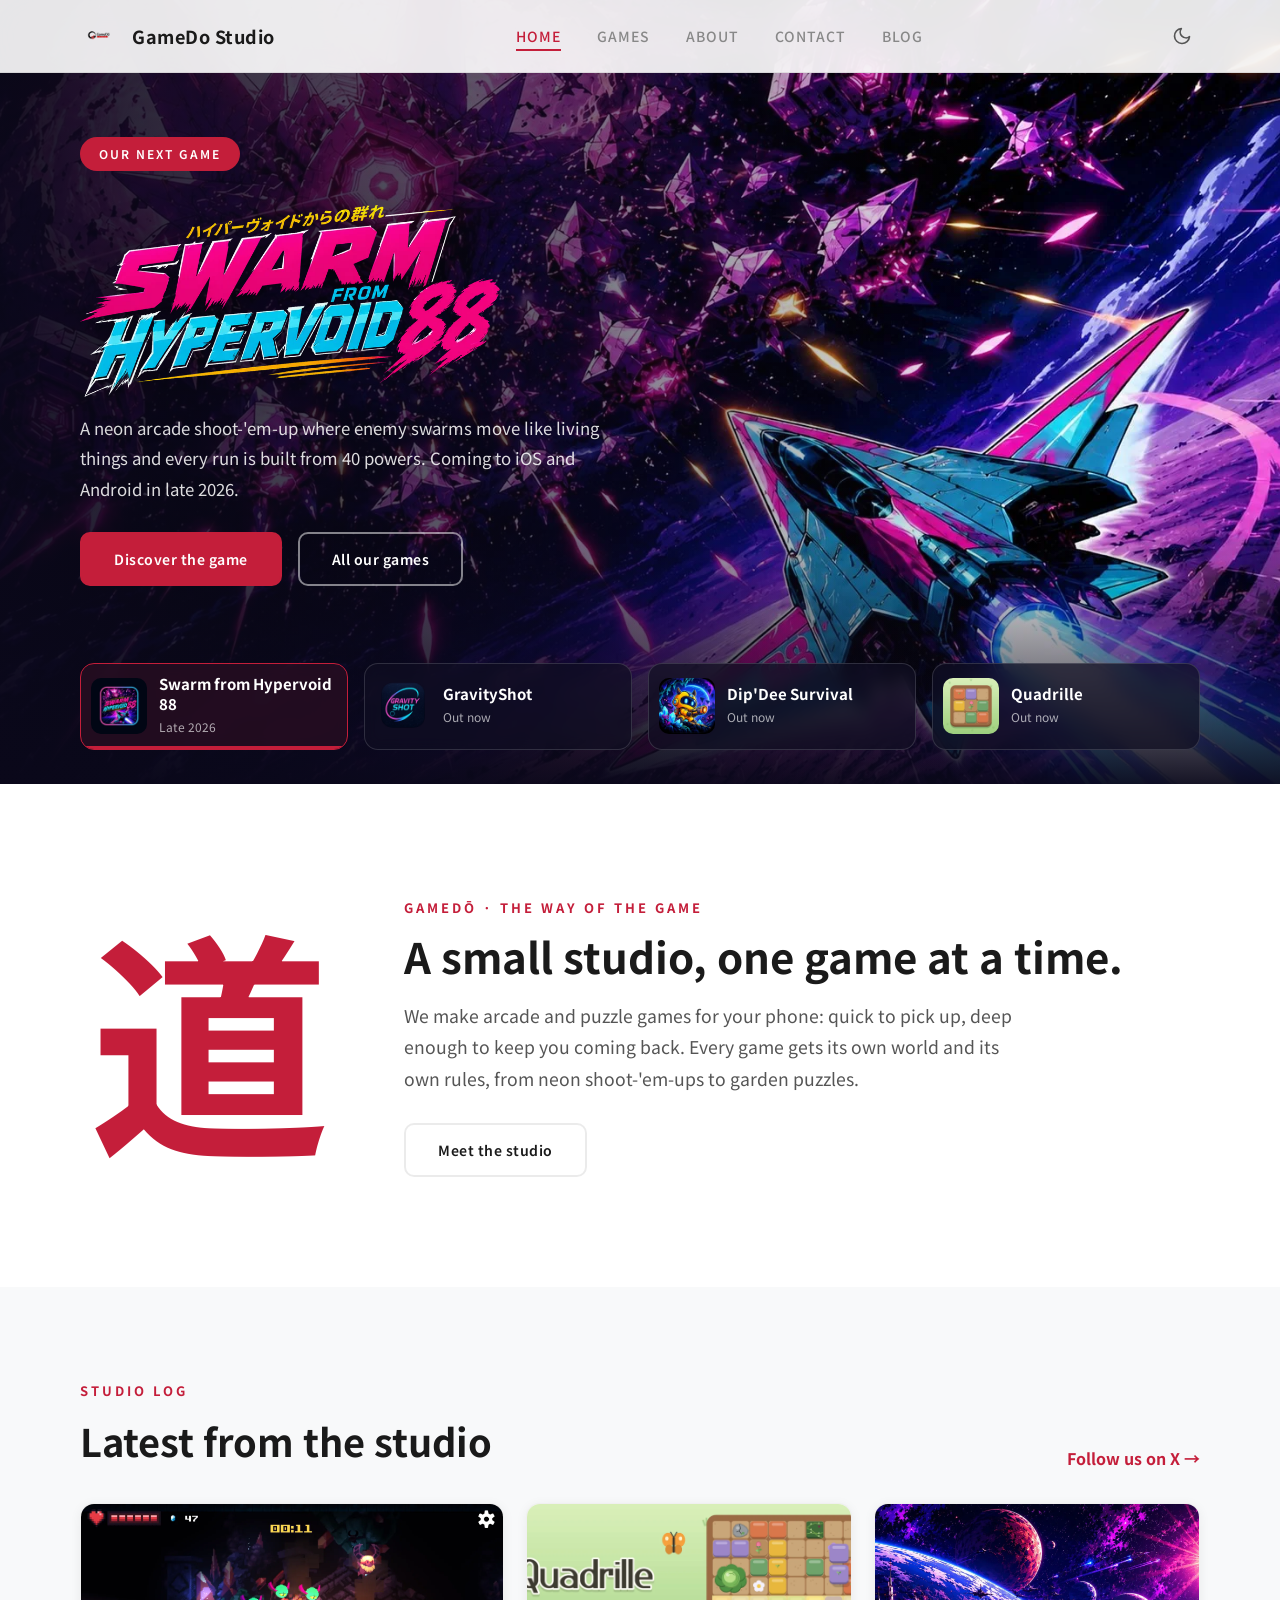
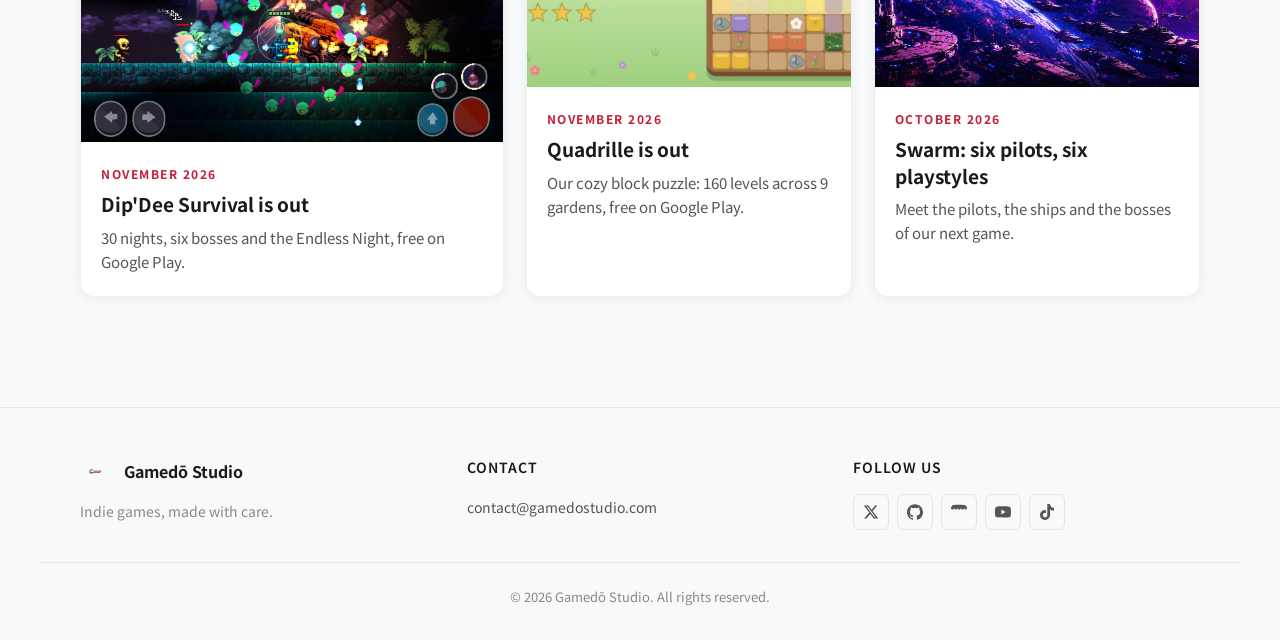
<file: index.html>
<!DOCTYPE html>
<html lang="en">
<head>
    <meta charset="UTF-8">
    <meta name="viewport" content="width=device-width, initial-scale=1.0">
    <title>GameDō Studio — The Way of the Game</title>
    <meta name="description" content="GameDō Studio is a small indie studio making arcade and puzzle games for your phone: Swarm from Hypervoid 88, GravityShot, Dip'Dee Survival and Quadrille.">
    <link rel="canonical" href="https://gamedostudio.com/">
    <meta property="og:title" content="GameDō Studio — The Way of the Game">
    <meta property="og:description" content="GameDō Studio is a small indie studio making arcade and puzzle games for your phone: Swarm from Hypervoid 88, GravityShot, Dip'Dee Survival and Quadrille.">
    <meta property="og:url" content="https://gamedostudio.com/">
    <meta property="og:type" content="website">
    <meta property="og:image" content="https://gamedostudio.com/assets/images/brand/og-studio.jpg">
    <meta name="twitter:card" content="summary_large_image">
    <link rel="stylesheet" href="styles.css?v=20261118a">
    <link rel="preconnect" href="https://fonts.googleapis.com">
    <link rel="preconnect" href="https://fonts.gstatic.com" crossorigin>
    <link href="https://fonts.googleapis.com/css2?family=Noto+Sans+JP:wght@300;400;500;700&family=Orbitron:wght@400;700;900&display=swap" rel="stylesheet">
    <link rel="icon" type="image/png" href="assets/images/favicon-circle.png">
    <script>document.documentElement.classList.add('js');</script>
    <script>
      (function() {
        var theme = null;
        try { theme = localStorage.getItem('theme'); } catch(e) {}
        if (theme === 'dark' || theme === 'light') {
          document.documentElement.setAttribute('data-theme', theme);
        } else if (window.matchMedia && window.matchMedia('(prefers-color-scheme: dark)').matches) {
          document.documentElement.setAttribute('data-theme', 'dark');
        }
      })();
    </script>
</head>
<body>
    <a href="#main" class="skip-link">Skip to content</a>

    <!-- Navigation -->
    <nav class="navbar">
        <div class="nav-container">
            <a href="/" class="nav-logo">
                <div class="nav-logo-icon">
                    <img src="assets/images/gamedo-logo-transparent.png" alt="GameDō" class="logo-light">
                    <img src="assets/images/GameDoStudio-logo-transparent-dark.png" alt="GameDō" class="logo-dark">
                </div>
                <span class="nav-logo-text">GameDo Studio</span>
            </a>
            <ul class="nav-links">
                <li><a href="/">Home</a></li>
                <li><a href="/games">Games</a></li>
                <li><a href="/about">About</a></li>
                <li><a href="/contact">Contact</a></li>
                <li><a href="/blog">Blog</a></li>
            </ul>
            <button class="theme-toggle" aria-label="Switch to dark mode">
                <svg class="icon-moon" xmlns="http://www.w3.org/2000/svg" width="20" height="20" viewBox="0 0 24 24" fill="none" stroke="currentColor" stroke-width="2" stroke-linecap="round" stroke-linejoin="round"><path d="M21 12.79A9 9 0 1 1 11.21 3 7 7 0 0 0 21 12.79z"></path></svg>
                <svg class="icon-sun" xmlns="http://www.w3.org/2000/svg" width="20" height="20" viewBox="0 0 24 24" fill="none" stroke="currentColor" stroke-width="2" stroke-linecap="round" stroke-linejoin="round"><circle cx="12" cy="12" r="5"></circle><line x1="12" y1="1" x2="12" y2="3"></line><line x1="12" y1="21" x2="12" y2="23"></line><line x1="4.22" y1="4.22" x2="5.64" y2="5.64"></line><line x1="18.36" y1="18.36" x2="19.78" y2="19.78"></line><line x1="1" y1="12" x2="3" y2="12"></line><line x1="21" y1="12" x2="23" y2="12"></line><line x1="4.22" y1="19.78" x2="5.64" y2="18.36"></line><line x1="18.36" y1="5.64" x2="19.78" y2="4.22"></line></svg>
            </button>
            <button class="nav-hamburger" aria-label="Toggle menu">
                <span></span>
                <span></span>
                <span></span>
            </button>
        </div>
    </nav>

    <main id="main">
        <!-- Showcase: one game full screen, the four games as tabs -->
        <section class="showcase" aria-roledescription="carousel" aria-label="Our games" data-showcase>
            <h1 class="sr-only">GameDō Studio, the way of the game</h1>
            <div class="showcase-stage">
                <article class="show-slide show-swarm is-active" id="show-swarm" role="tabpanel" aria-labelledby="tab-swarm">
                    <div class="show-bg"></div>
                    <div class="section-container">
                        <div class="show-content">
                            <span class="section-badge is-next">Our next game</span>
                            <img src="assets/images/games/swarm/logo.webp" alt="Swarm from Hypervoid 88" class="show-logo">
                            <p>A neon arcade shoot-'em-up where enemy swarms move like living things and every run is built from 40 powers. Coming to iOS and Android in late 2026.</p>
                            <div class="hero-actions">
                                <a href="/swarm-from-hypervoid-88" class="btn btn-primary">Discover the game</a>
                                <a href="/games" class="btn btn-outline gp-btn-light">All our games</a>
                            </div>
                        </div>
                    </div>
                </article>

                <article class="show-slide show-gravity" id="show-gravity" role="tabpanel" aria-labelledby="tab-gravity">
                    <div class="show-bg"></div>
                    <div class="section-container">
                        <div class="show-content">
                            <span class="section-badge is-live">Out now</span>
                            <img src="assets/images/games/gravityshot/title.webp" alt="GravityShot" class="show-logo">
                            <p>Aim. Shoot. Defy gravity. Bend your orb's path around black holes, wormholes and pulsars across 60 handcrafted levels. Free on Google Play.</p>
                            <div class="hero-actions">
                                <a href="/gravityshot" class="btn btn-primary">Discover the game</a>
                                <a href="https://play.google.com/store/apps/details?id=com.gamedostudio.gravityshot" target="_blank" rel="noopener noreferrer"><img src="assets/images/google-play-badge.png" alt="Get it on Google Play" class="show-play-badge"></a>
                            </div>
                        </div>
                    </div>
                </article>

                <article class="show-slide show-dipdee" id="show-dipdee" role="tabpanel" aria-labelledby="tab-dipdee">
                    <div class="show-bg"></div>
                    <div class="section-container">
                        <div class="show-content">
                            <span class="section-badge is-live">Out now</span>
                            <img src="assets/images/games/dipdee/logo.webp" alt="Dip'Dee Survival" class="show-logo">
                            <p>Crash-landed on a hostile planet, Dip'Dee has one gun and one goal: survive the night. 30 nights, swarms of monsters and six bosses on the way to rescue. Free on Google Play.</p>
                            <div class="hero-actions">
                                <a href="/dipdee-survival" class="btn btn-primary">Discover the game</a>
                                <a href="https://play.google.com/store/apps/details?id=com.gamedostudio.dipdeesurvival" target="_blank" rel="noopener noreferrer"><img src="assets/images/google-play-badge.png" alt="Get it on Google Play" class="show-play-badge"></a>
                            </div>
                        </div>
                    </div>
                </article>

                <article class="show-slide show-quadrille" id="show-quadrille" role="tabpanel" aria-labelledby="tab-quadrille">
                    <div class="show-bg"></div>
                    <div class="section-container">
                        <div class="show-content">
                            <span class="section-badge is-live">Out now</span>
                            <h2 class="show-title">Quadrille</h2>
                            <p>A cozy block puzzle in a garden that changes with the seasons. Fill the lines, let the flowers bloom: 160 levels across 9 gardens, and an endless Classic mode. Free on Google Play.</p>
                            <div class="hero-actions">
                                <a href="/quadrille" class="btn btn-primary">Discover the game</a>
                                <a href="https://play.google.com/store/apps/details?id=com.gamedostudio.quadrille" target="_blank" rel="noopener noreferrer"><img src="assets/images/google-play-badge.png" alt="Get it on Google Play" class="show-play-badge"></a>
                            </div>
                        </div>
                    </div>
                </article>
            </div>

            <div class="showcase-tabs">
                <div class="section-container" role="tablist" aria-label="Choose a game">
                    <button class="show-tab" role="tab" id="tab-swarm" aria-controls="show-swarm" aria-selected="true">
                        <img src="assets/images/games/swarm/icon.webp" alt="">
                        <span><strong>Swarm from Hypervoid 88</strong><small>Late 2026</small></span>
                    </button>
                    <button class="show-tab" role="tab" id="tab-gravity" aria-controls="show-gravity" aria-selected="false" tabindex="-1">
                        <img src="assets/images/games/gravityshot/icon.webp" alt="">
                        <span><strong>GravityShot</strong><small>Out now</small></span>
                    </button>
                    <button class="show-tab" role="tab" id="tab-dipdee" aria-controls="show-dipdee" aria-selected="false" tabindex="-1">
                        <img src="assets/images/games/dipdee/icon.webp" alt="">
                        <span><strong>Dip'Dee Survival</strong><small>Out now</small></span>
                    </button>
                    <button class="show-tab" role="tab" id="tab-quadrille" aria-controls="show-quadrille" aria-selected="false" tabindex="-1">
                        <img src="assets/images/games/quadrille/icon.webp" alt="">
                        <span><strong>Quadrille</strong><small>Out now</small></span>
                    </button>
                </div>
            </div>
        </section>

        <!-- The way (道) -->
        <section class="home-way">
            <div class="section-container reveal-element">
                <div class="home-way-kanji" lang="ja" aria-hidden="true">道</div>
                <div>
                    <span class="home-way-eyebrow">GameDō · the way of the game</span>
                    <h2>A small studio, one game at a time.</h2>
                    <p>We make arcade and puzzle games for your phone: quick to pick up, deep enough to keep you coming back. Every game gets its own world and its own rules, from neon shoot-'em-ups to garden puzzles.</p>
                    <div class="home-way-facts">
                        <a href="/about" class="btn btn-outline">Meet the studio</a>
                    </div>
                </div>
            </div>
        </section>

        <!-- Studio log: update by hand, newest first -->
        <section class="home-log">
            <div class="section-container">
                <div class="home-log-head">
                    <div>
                        <span class="home-way-eyebrow">Studio log</span>
                        <h2>Latest from the studio</h2>
                    </div>
                    <a href="https://x.com/GameDoStudio" target="_blank" rel="noopener">Follow us on X &rarr;</a>
                </div>
                <div class="home-log-grid">
                    <a href="/dipdee-survival" class="log-card reveal-element">
                        <img src="assets/images/games/dipdee/shot-endless.webp" alt="Dip'Dee Survival: the Endless Night" loading="lazy">
                        <div>
                            <time datetime="2026-11">November 2026</time>
                            <h3>Dip'Dee Survival is out</h3>
                            <p>30 nights, six bosses and the Endless Night, free on Google Play.</p>
                        </div>
                    </a>
                    <a href="/quadrille" class="log-card reveal-element">
                        <img src="assets/images/games/quadrille/garden-art.webp" alt="Quadrille: the garden puzzle board" loading="lazy">
                        <div>
                            <time datetime="2026-11">November 2026</time>
                            <h3>Quadrille is out</h3>
                            <p>Our cozy block puzzle: 160 levels across 9 gardens, free on Google Play.</p>
                        </div>
                    </a>
                    <a href="/swarm-from-hypervoid-88" class="log-card reveal-element">
                        <img src="assets/images/games/swarm/art-1-2.webp" alt="Swarm from Hypervoid 88: a fleet above a planet" loading="lazy">
                        <div>
                            <time datetime="2026-10">October 2026</time>
                            <h3>Swarm: six pilots, six playstyles</h3>
                            <p>Meet the pilots, the ships and the bosses of our next game.</p>
                        </div>
                    </a>
                </div>
            </div>
        </section>
    </main>

    <!-- Footer -->
    <footer class="footer">
        <div class="footer-content">
            <div class="footer-brand">
                <div class="footer-logo">
                    <div class="nav-logo-icon"><img src="assets/images/gamedo-logo-transparent.png" alt="GameDō" class="logo-light"><img src="assets/images/GameDoStudio-logo-transparent-dark.png" alt="GameDō" class="logo-dark"></div>
                    <span>Gamedō Studio</span>
                </div>
                <p class="footer-tagline">Indie games, made with care.</p>
            </div>
            <div class="footer-contact">
                <h3>Contact</h3>
                <a href="mailto:contact@gamedostudio.com">contact@gamedostudio.com</a>
            </div>
            <div class="footer-social">
                <h3>Follow Us</h3>
                <div class="social-links">
                    <a href="https://x.com/GameDoStudio" class="social-link" target="_blank" rel="noopener" aria-label="X (Twitter)">
                        <svg viewBox="0 0 24 24" width="16" height="16"><path fill="currentColor" d="M18.244 2.25h3.308l-7.227 8.26 8.502 11.24H16.17l-5.214-6.817L4.99 21.75H1.68l7.73-8.835L1.254 2.25H8.08l4.713 6.231zm-1.161 17.52h1.833L7.084 4.126H5.117z"/></svg>
                    </a>
                    <a href="https://github.com/GameDoStudio" class="social-link" target="_blank" rel="noopener" aria-label="GitHub">
                        <svg viewBox="0 0 24 24" width="16" height="16"><path fill="currentColor" d="M12 .297c-6.63 0-12 5.373-12 12 0 5.303 3.438 9.8 8.205 11.385.6.113.82-.258.82-.577 0-.285-.01-1.04-.015-2.04-3.338.724-4.042-1.61-4.042-1.61C4.422 18.07 3.633 17.7 3.633 17.7c-1.087-.744.084-.729.084-.729 1.205.084 1.838 1.236 1.838 1.236 1.07 1.835 2.809 1.305 3.495.998.108-.776.417-1.305.76-1.605-2.665-.3-5.466-1.332-5.466-5.93 0-1.31.465-2.38 1.235-3.22-.135-.303-.54-1.523.105-3.176 0 0 1.005-.322 3.3 1.23.96-.267 1.98-.399 3-.405 1.02.006 2.04.138 3 .405 2.28-1.552 3.285-1.23 3.285-1.23.645 1.653.24 2.873.12 3.176.765.84 1.23 1.91 1.23 3.22 0 4.61-2.805 5.625-5.475 5.92.42.36.81 1.096.81 2.22 0 1.606-.015 2.896-.015 3.286 0 .315.21.69.825.57C20.565 22.092 24 17.592 24 12.297c0-6.627-5.373-12-12-12"/></svg>
                    </a>
                    <a href="https://gamedostudio.itch.io/" class="social-link" target="_blank" rel="noopener" aria-label="itch.io">
                        <svg viewBox="0 0 24 24" width="16" height="16"><path fill="currentColor" d="M3.13 1.338C2.08 1.96.02 4.328 0 4.95v1.03c0 1.303 1.22 2.45 2.325 2.45 1.33 0 2.436-1.058 2.436-2.336 0 1.278 1.07 2.336 2.4 2.336 1.328 0 2.362-1.058 2.362-2.336 0 1.278 1.105 2.336 2.434 2.336h.478c1.33 0 2.434-1.058 2.434-2.336 0 1.278 1.034 2.336 2.362 2.336 1.33 0 2.4-1.058 2.4-2.336 0 1.278 1.106 2.336 2.435 2.336C22.78 8.43 24 7.282 24 5.98V4.95c-.02-.622-2.08-2.99-3.13-3.612a55.03 55.03 0 0 0-8.87-.338c-2.88 0-7.222.146-8.87.338z"/></svg>
                    </a>
                    <a href="https://www.youtube.com/channel/UCxA5IRppJs3cn4VRS00mbNg" class="social-link" target="_blank" rel="noopener" aria-label="YouTube">
                        <svg viewBox="0 0 24 24" width="16" height="16"><path fill="currentColor" d="M23.498 6.186a3.016 3.016 0 0 0-2.122-2.136C19.505 3.545 12 3.545 12 3.545s-7.505 0-9.377.505A3.017 3.017 0 0 0 .502 6.186C0 8.07 0 12 0 12s0 3.93.502 5.814a3.016 3.016 0 0 0 2.122 2.136c1.871.505 9.376.505 9.376.505s7.505 0 9.377-.505a3.015 3.015 0 0 0 2.122-2.136C24 15.93 24 12 24 12s0-3.93-.502-5.814zM9.545 15.568V8.432L15.818 12l-6.273 3.568z"/></svg>
                    </a>
                    <a href="https://www.tiktok.com/@gamedostudio" class="social-link" target="_blank" rel="noopener" aria-label="TikTok">
                        <svg viewBox="0 0 24 24" width="16" height="16"><path fill="currentColor" d="M12.525.02c1.31-.02 2.61-.01 3.91-.02.08 1.53.63 3.09 1.75 4.17 1.12 1.11 2.7 1.62 4.24 1.79v4.03c-1.44-.05-2.89-.35-4.2-.97-.57-.26-1.1-.59-1.62-.93-.01 2.92.01 5.84-.02 8.75-.08 1.4-.54 2.79-1.35 3.94-1.31 1.92-3.58 3.17-5.91 3.21-1.43.08-2.86-.31-4.08-1.03-2.02-1.19-3.44-3.37-3.65-5.71-.02-.5-.03-1-.01-1.49.18-1.9 1.12-3.72 2.58-4.96 1.66-1.44 3.98-2.13 6.15-1.72.02 1.48-.04 2.96-.04 4.44-.99-.32-2.15-.23-3.02.37-.63.41-1.11 1.04-1.36 1.75-.21.51-.15 1.07-.14 1.61.24 1.64 1.82 3.02 3.5 2.87 1.12-.01 2.19-.66 2.77-1.61.19-.33.4-.67.41-1.06.1-1.79.06-3.57.07-5.36.01-4.03-.01-8.05.02-12.07z"/></svg>
                    </a>
                </div>
            </div>
        </div>
        <div class="footer-bottom">
            <p>&copy; <span class="current-year"></span> Gamedō Studio. All rights reserved.</p>
        </div>
    </footer>

    <script src="animations.js?v=20261118a" defer></script>
    <script>
    // Legacy anchor redirects
    var hashRedirects = {
        '#games': '/games',
        '#team': '/about',
        '#about': '/about',
        '#contact': '/contact',
        '#projects': '/games'
    };
    if (hashRedirects[window.location.hash]) {
        window.location.replace(hashRedirects[window.location.hash]);
    }
    </script>
</body>
</html>
</file>
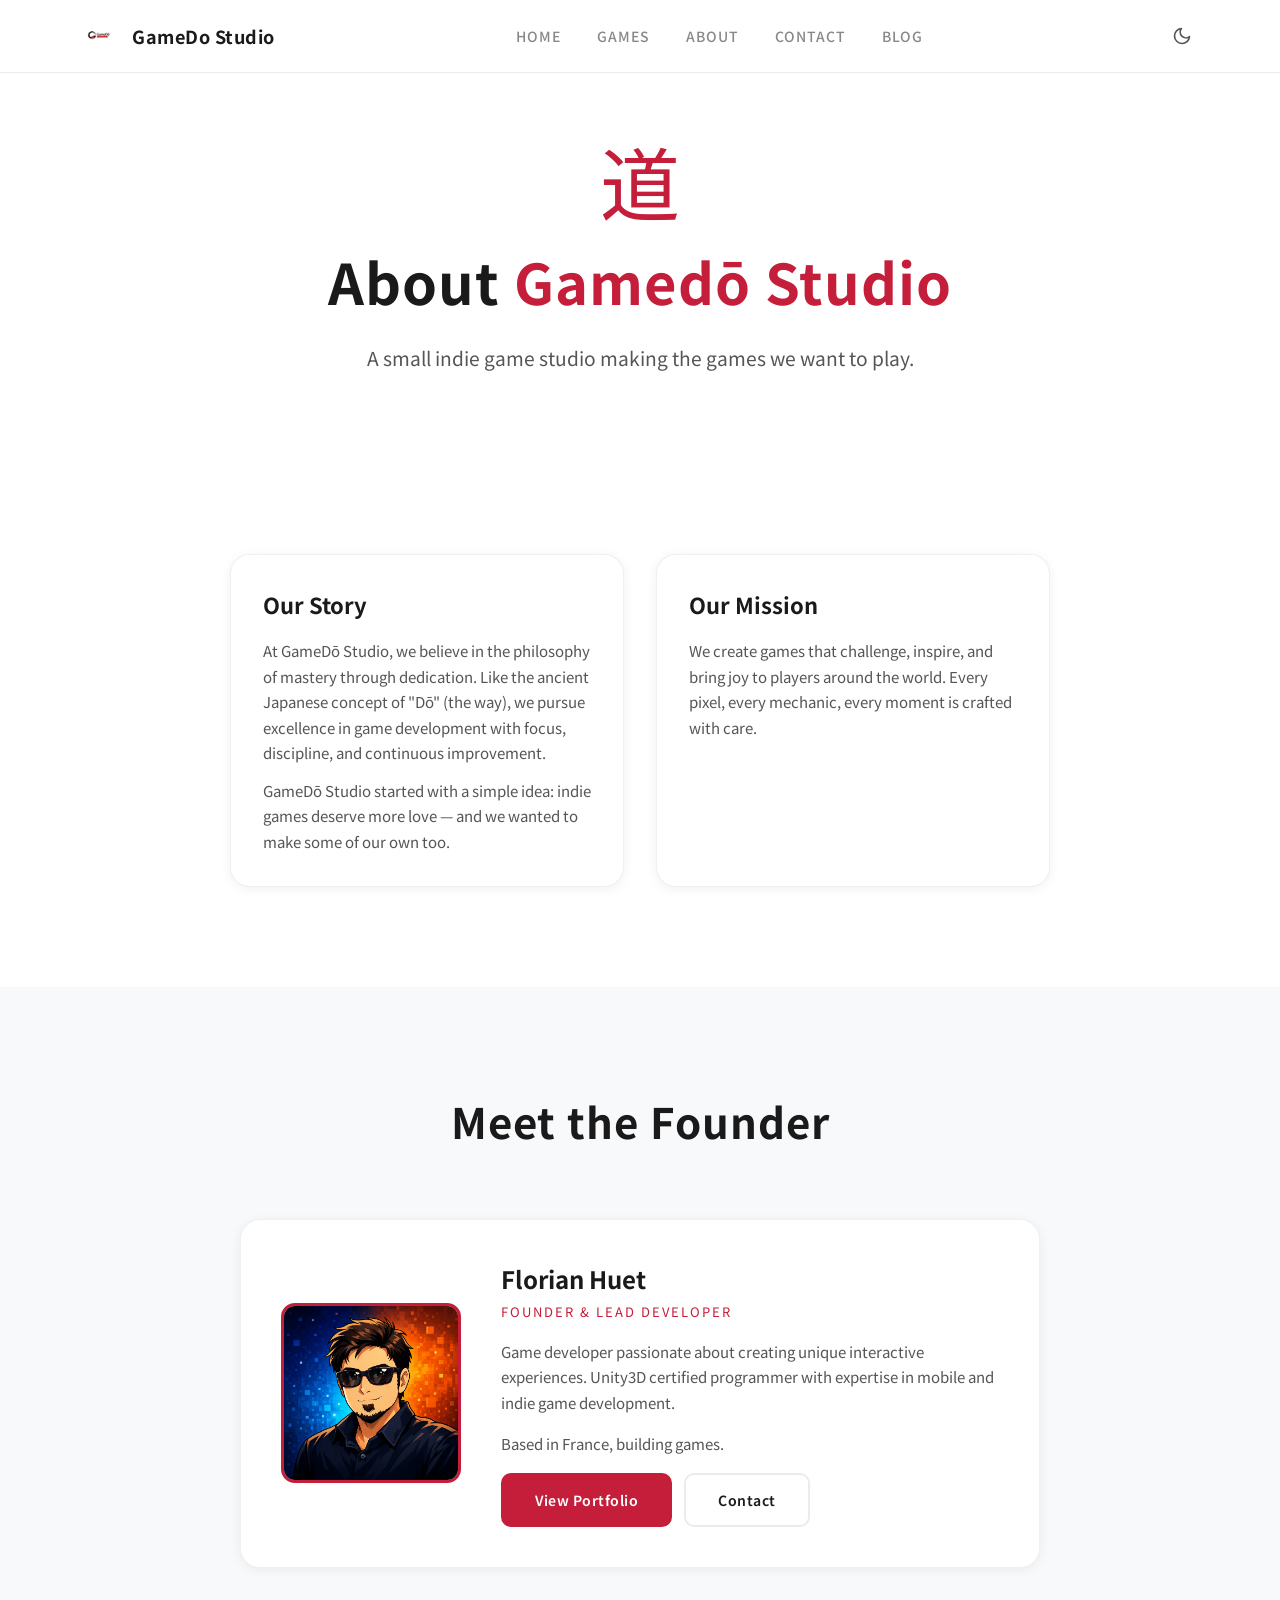
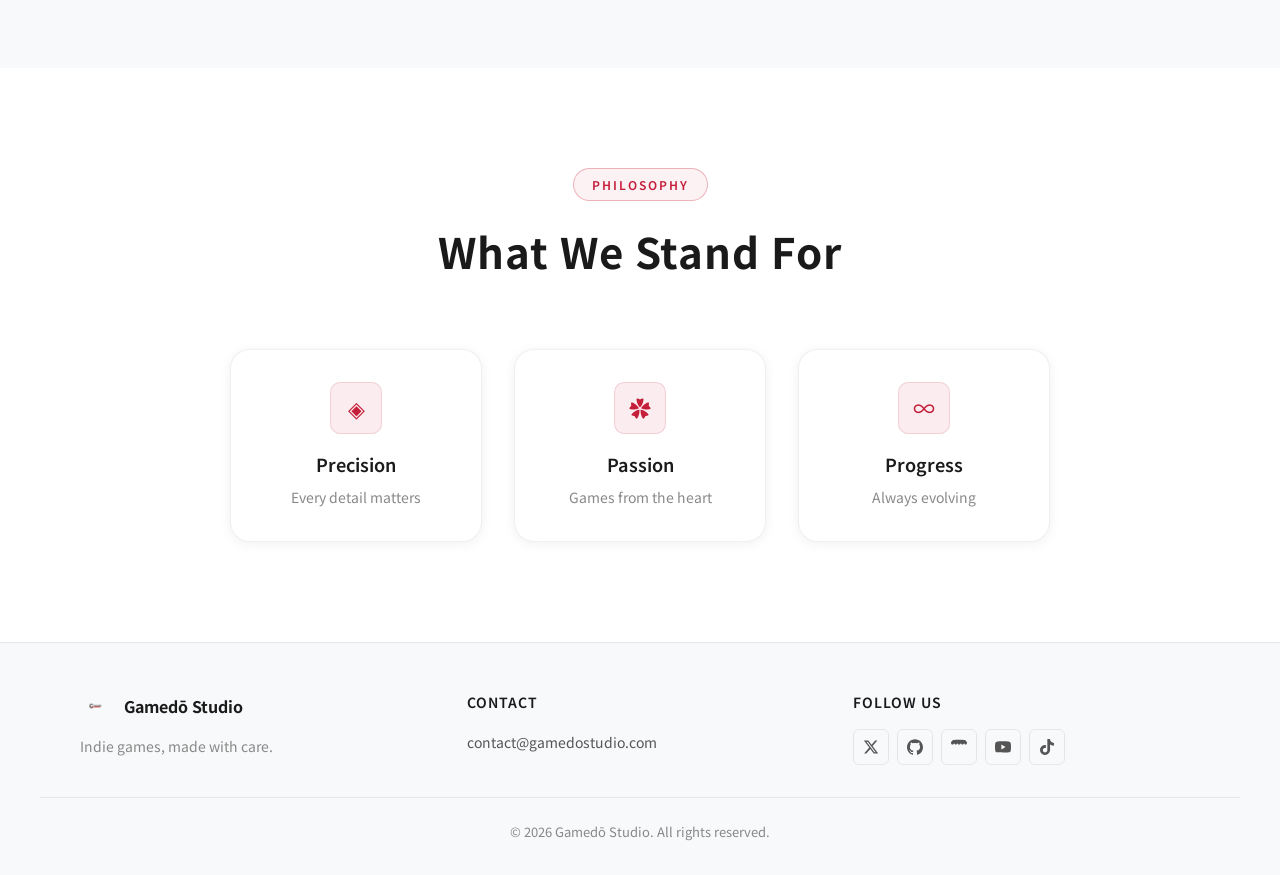
<file: about.html>
<!DOCTYPE html>
<html lang="en">
<head>
    <meta charset="UTF-8">
    <meta name="viewport" content="width=device-width, initial-scale=1.0">
    <title>About — GameDō Studio</title>
    <meta name="description" content="Learn about GameDō Studio, a small indie game studio making games for mobile.">
    <link rel="canonical" href="https://gamedostudio.com/about">
    <meta property="og:title" content="About — GameDō Studio">
    <meta property="og:description" content="Learn about GameDō Studio, a small indie game studio making games for mobile.">
    <meta property="og:url" content="https://gamedostudio.com/about">
    <meta property="og:type" content="website">
    <meta property="og:image" content="https://gamedostudio.com/assets/images/brand/og-studio.jpg">
    <meta name="twitter:card" content="summary_large_image">
    <link rel="stylesheet" href="styles.css?v=20261118a">
    <link rel="preconnect" href="https://fonts.googleapis.com">
    <link rel="preconnect" href="https://fonts.gstatic.com" crossorigin>
    <link href="https://fonts.googleapis.com/css2?family=Noto+Sans+JP:wght@300;400;500;700&family=Orbitron:wght@400;700;900&display=swap" rel="stylesheet">
    <link rel="icon" type="image/png" href="assets/images/favicon-circle.png">
    <script>document.documentElement.classList.add('js');</script>
    <script>
      (function() {
        var theme = null;
        try { theme = localStorage.getItem('theme'); } catch(e) {}
        if (theme === 'dark' || theme === 'light') {
          document.documentElement.setAttribute('data-theme', theme);
        } else if (window.matchMedia && window.matchMedia('(prefers-color-scheme: dark)').matches) {
          document.documentElement.setAttribute('data-theme', 'dark');
        }
      })();
    </script>
</head>
<body>
    <a href="#main" class="skip-link">Skip to content</a>

    <!-- Navigation -->
    <nav class="navbar">
        <div class="nav-container">
            <a href="/" class="nav-logo">
                <div class="nav-logo-icon">
                    <img src="assets/images/gamedo-logo-transparent.png" alt="GameDō" class="logo-light">
                    <img src="assets/images/GameDoStudio-logo-transparent-dark.png" alt="GameDō" class="logo-dark">
                </div>
                <span class="nav-logo-text">GameDo Studio</span>
            </a>
            <ul class="nav-links">
                <li><a href="/">Home</a></li>
                <li><a href="/games">Games</a></li>
                <li><a href="/about">About</a></li>
                <li><a href="/contact">Contact</a></li>
                <li><a href="/blog">Blog</a></li>
            </ul>
            <button class="theme-toggle" aria-label="Switch to dark mode">
                <svg class="icon-moon" xmlns="http://www.w3.org/2000/svg" width="20" height="20" viewBox="0 0 24 24" fill="none" stroke="currentColor" stroke-width="2" stroke-linecap="round" stroke-linejoin="round"><path d="M21 12.79A9 9 0 1 1 11.21 3 7 7 0 0 0 21 12.79z"></path></svg>
                <svg class="icon-sun" xmlns="http://www.w3.org/2000/svg" width="20" height="20" viewBox="0 0 24 24" fill="none" stroke="currentColor" stroke-width="2" stroke-linecap="round" stroke-linejoin="round"><circle cx="12" cy="12" r="5"></circle><line x1="12" y1="1" x2="12" y2="3"></line><line x1="12" y1="21" x2="12" y2="23"></line><line x1="4.22" y1="4.22" x2="5.64" y2="5.64"></line><line x1="18.36" y1="18.36" x2="19.78" y2="19.78"></line><line x1="1" y1="12" x2="3" y2="12"></line><line x1="21" y1="12" x2="23" y2="12"></line><line x1="4.22" y1="19.78" x2="5.64" y2="18.36"></line><line x1="18.36" y1="5.64" x2="19.78" y2="4.22"></line></svg>
            </button>
            <button class="nav-hamburger" aria-label="Toggle menu">
                <span></span>
                <span></span>
                <span></span>
            </button>
        </div>
    </nav>

    <main id="main">
        <!-- Hero -->
        <section class="page-hero">
            <div class="section-container">
                <div class="kanji hero-hidden">道</div>
                <h1 class="hero-hidden">About <span class="accent">Gamedō Studio</span></h1>
                <p class="hero-subtitle hero-hidden">A small indie game studio making the games we want to play.</p>
            </div>
        </section>

        <!-- Story & Mission -->
        <section class="story-section">
            <div class="story-grid">
                <div class="story-card reveal-element">
                    <h2>Our Story</h2>
                    <p>At GameDō Studio, we believe in the philosophy of mastery through dedication. Like the ancient Japanese concept of "Dō" (the way), we pursue excellence in game development with focus, discipline, and continuous improvement.</p>
                    <p>GameDō Studio started with a simple idea: indie games deserve more love — and we wanted to make some of our own too.</p>
                </div>
                <div class="story-card reveal-element">
                    <h2>Our Mission</h2>
                    <p>We create games that challenge, inspire, and bring joy to players around the world. Every pixel, every mechanic, every moment is crafted with care.</p>
                </div>
            </div>
        </section>

        <!-- Founder Profile -->
        <section class="founder-profile-section">
            <div class="section-container">
                <div class="section-header reveal-element">
                    <h2>Meet the Founder</h2>
                </div>
                <div class="founder-profile reveal-element">
                    <div class="founder-photo">
                        <img src="assets/images/flo.png" alt="Florian Huet">
                    </div>
                    <div class="founder-info">
                        <h3 class="member-name">Florian Huet</h3>
                        <p class="member-role">Founder & Lead Developer</p>
                        <p class="member-bio">Game developer passionate about creating unique interactive experiences. Unity3D certified programmer with expertise in mobile and indie game development.</p>
                        <p class="member-bio">Based in France, building games.</p>
                        <div class="founder-actions">
                            <a href="https://florianhuet.github.io" class="btn btn-primary" target="_blank" rel="noopener">View Portfolio</a>
                            <a href="/contact" class="btn btn-outline">Contact</a>
                        </div>
                    </div>
                </div>
            </div>
        </section>

        <!-- Values -->
        <section class="values-section">
            <div class="section-container">
                <div class="section-header reveal-element">
                    <span class="section-badge">Philosophy</span>
                    <h2>What We Stand For</h2>
                </div>
            </div>
            <div class="values-grid">
                <div class="value-card reveal-element">
                    <div class="icon-box">&#9672;</div>
                    <h3>Precision</h3>
                    <p>Every detail matters</p>
                </div>
                <div class="value-card reveal-element">
                    <div class="icon-box">&#10047;</div>
                    <h3>Passion</h3>
                    <p>Games from the heart</p>
                </div>
                <div class="value-card reveal-element">
                    <div class="icon-box">&#8734;</div>
                    <h3>Progress</h3>
                    <p>Always evolving</p>
                </div>
            </div>
        </section>
    </main>

    <!-- Footer -->
    <footer class="footer">
        <div class="footer-content">
            <div class="footer-brand">
                <div class="footer-logo">
                    <div class="nav-logo-icon"><img src="assets/images/gamedo-logo-transparent.png" alt="GameDō" class="logo-light"><img src="assets/images/GameDoStudio-logo-transparent-dark.png" alt="GameDō" class="logo-dark"></div>
                    <span>Gamedō Studio</span>
                </div>
                <p class="footer-tagline">Indie games, made with care.</p>
            </div>
            <div class="footer-contact">
                <h3>Contact</h3>
                <a href="mailto:contact@gamedostudio.com">contact@gamedostudio.com</a>
            </div>
            <div class="footer-social">
                <h3>Follow Us</h3>
                <div class="social-links">
                    <a href="https://x.com/GameDoStudio" class="social-link" target="_blank" rel="noopener" aria-label="X (Twitter)">
                        <svg viewBox="0 0 24 24" width="16" height="16"><path fill="currentColor" d="M18.244 2.25h3.308l-7.227 8.26 8.502 11.24H16.17l-5.214-6.817L4.99 21.75H1.68l7.73-8.835L1.254 2.25H8.08l4.713 6.231zm-1.161 17.52h1.833L7.084 4.126H5.117z"/></svg>
                    </a>
                    <a href="https://github.com/GameDoStudio" class="social-link" target="_blank" rel="noopener" aria-label="GitHub">
                        <svg viewBox="0 0 24 24" width="16" height="16"><path fill="currentColor" d="M12 .297c-6.63 0-12 5.373-12 12 0 5.303 3.438 9.8 8.205 11.385.6.113.82-.258.82-.577 0-.285-.01-1.04-.015-2.04-3.338.724-4.042-1.61-4.042-1.61C4.422 18.07 3.633 17.7 3.633 17.7c-1.087-.744.084-.729.084-.729 1.205.084 1.838 1.236 1.838 1.236 1.07 1.835 2.809 1.305 3.495.998.108-.776.417-1.305.76-1.605-2.665-.3-5.466-1.332-5.466-5.93 0-1.31.465-2.38 1.235-3.22-.135-.303-.54-1.523.105-3.176 0 0 1.005-.322 3.3 1.23.96-.267 1.98-.399 3-.405 1.02.006 2.04.138 3 .405 2.28-1.552 3.285-1.23 3.285-1.23.645 1.653.24 2.873.12 3.176.765.84 1.23 1.91 1.23 3.22 0 4.61-2.805 5.625-5.475 5.92.42.36.81 1.096.81 2.22 0 1.606-.015 2.896-.015 3.286 0 .315.21.69.825.57C20.565 22.092 24 17.592 24 12.297c0-6.627-5.373-12-12-12"/></svg>
                    </a>
                    <a href="https://gamedostudio.itch.io/" class="social-link" target="_blank" rel="noopener" aria-label="itch.io">
                        <svg viewBox="0 0 24 24" width="16" height="16"><path fill="currentColor" d="M3.13 1.338C2.08 1.96.02 4.328 0 4.95v1.03c0 1.303 1.22 2.45 2.325 2.45 1.33 0 2.436-1.058 2.436-2.336 0 1.278 1.07 2.336 2.4 2.336 1.328 0 2.362-1.058 2.362-2.336 0 1.278 1.105 2.336 2.434 2.336h.478c1.33 0 2.434-1.058 2.434-2.336 0 1.278 1.034 2.336 2.362 2.336 1.33 0 2.4-1.058 2.4-2.336 0 1.278 1.106 2.336 2.435 2.336C22.78 8.43 24 7.282 24 5.98V4.95c-.02-.622-2.08-2.99-3.13-3.612a55.03 55.03 0 0 0-8.87-.338c-2.88 0-7.222.146-8.87.338z"/></svg>
                    </a>
                    <a href="https://www.youtube.com/channel/UCxA5IRppJs3cn4VRS00mbNg" class="social-link" target="_blank" rel="noopener" aria-label="YouTube">
                        <svg viewBox="0 0 24 24" width="16" height="16"><path fill="currentColor" d="M23.498 6.186a3.016 3.016 0 0 0-2.122-2.136C19.505 3.545 12 3.545 12 3.545s-7.505 0-9.377.505A3.017 3.017 0 0 0 .502 6.186C0 8.07 0 12 0 12s0 3.93.502 5.814a3.016 3.016 0 0 0 2.122 2.136c1.871.505 9.376.505 9.376.505s7.505 0 9.377-.505a3.015 3.015 0 0 0 2.122-2.136C24 15.93 24 12 24 12s0-3.93-.502-5.814zM9.545 15.568V8.432L15.818 12l-6.273 3.568z"/></svg>
                    </a>
                    <a href="https://www.tiktok.com/@gamedostudio" class="social-link" target="_blank" rel="noopener" aria-label="TikTok">
                        <svg viewBox="0 0 24 24" width="16" height="16"><path fill="currentColor" d="M12.525.02c1.31-.02 2.61-.01 3.91-.02.08 1.53.63 3.09 1.75 4.17 1.12 1.11 2.7 1.62 4.24 1.79v4.03c-1.44-.05-2.89-.35-4.2-.97-.57-.26-1.1-.59-1.62-.93-.01 2.92.01 5.84-.02 8.75-.08 1.4-.54 2.79-1.35 3.94-1.31 1.92-3.58 3.17-5.91 3.21-1.43.08-2.86-.31-4.08-1.03-2.02-1.19-3.44-3.37-3.65-5.71-.02-.5-.03-1-.01-1.49.18-1.9 1.12-3.72 2.58-4.96 1.66-1.44 3.98-2.13 6.15-1.72.02 1.48-.04 2.96-.04 4.44-.99-.32-2.15-.23-3.02.37-.63.41-1.11 1.04-1.36 1.75-.21.51-.15 1.07-.14 1.61.24 1.64 1.82 3.02 3.5 2.87 1.12-.01 2.19-.66 2.77-1.61.19-.33.4-.67.41-1.06.1-1.79.06-3.57.07-5.36.01-4.03-.01-8.05.02-12.07z"/></svg>
                    </a>
                </div>
            </div>
        </div>
        <div class="footer-bottom">
            <p>&copy; <span class="current-year"></span> Gamedō Studio. All rights reserved.</p>
        </div>
    </footer>

    <script src="animations.js?v=20261118a" defer></script>
</body>
</html>
</file>
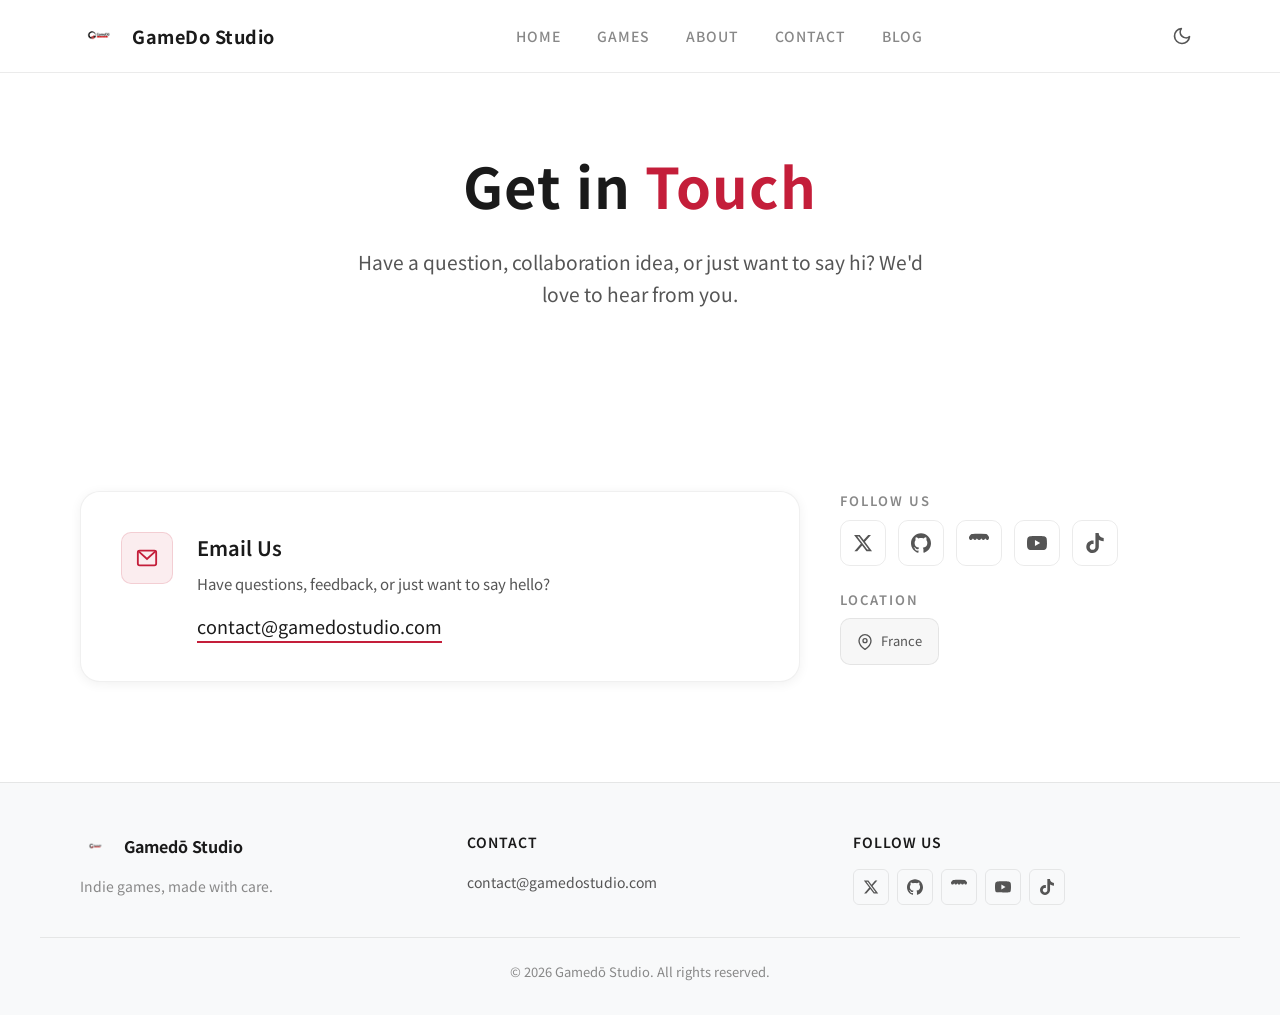
<file: contact.html>
<!DOCTYPE html>
<html lang="en">
<head>
    <meta charset="UTF-8">
    <meta name="viewport" content="width=device-width, initial-scale=1.0">
    <title>Contact — GameDō Studio</title>
    <meta name="description" content="Get in touch with GameDō Studio. Email us or follow us on social media.">
    <link rel="canonical" href="https://gamedostudio.com/contact">
    <meta property="og:title" content="Contact — GameDō Studio">
    <meta property="og:description" content="Get in touch with GameDō Studio. Email us or follow us on social media.">
    <meta property="og:url" content="https://gamedostudio.com/contact">
    <meta property="og:type" content="website">
    <meta property="og:image" content="https://gamedostudio.com/assets/images/brand/og-studio.jpg">
    <meta name="twitter:card" content="summary_large_image">
    <link rel="stylesheet" href="styles.css?v=20261118a">
    <link rel="preconnect" href="https://fonts.googleapis.com">
    <link rel="preconnect" href="https://fonts.gstatic.com" crossorigin>
    <link href="https://fonts.googleapis.com/css2?family=Noto+Sans+JP:wght@300;400;500;700&family=Orbitron:wght@400;700;900&display=swap" rel="stylesheet">
    <link rel="icon" type="image/png" href="assets/images/favicon-circle.png">
    <script>document.documentElement.classList.add('js');</script>
    <script>
      (function() {
        var theme = null;
        try { theme = localStorage.getItem('theme'); } catch(e) {}
        if (theme === 'dark' || theme === 'light') {
          document.documentElement.setAttribute('data-theme', theme);
        } else if (window.matchMedia && window.matchMedia('(prefers-color-scheme: dark)').matches) {
          document.documentElement.setAttribute('data-theme', 'dark');
        }
      })();
    </script>
</head>
<body>
    <a href="#main" class="skip-link">Skip to content</a>

    <!-- Navigation -->
    <nav class="navbar">
        <div class="nav-container">
            <a href="/" class="nav-logo">
                <div class="nav-logo-icon">
                    <img src="assets/images/gamedo-logo-transparent.png" alt="GameDō" class="logo-light">
                    <img src="assets/images/GameDoStudio-logo-transparent-dark.png" alt="GameDō" class="logo-dark">
                </div>
                <span class="nav-logo-text">GameDo Studio</span>
            </a>
            <ul class="nav-links">
                <li><a href="/">Home</a></li>
                <li><a href="/games">Games</a></li>
                <li><a href="/about">About</a></li>
                <li><a href="/contact">Contact</a></li>
                <li><a href="/blog">Blog</a></li>
            </ul>
            <button class="theme-toggle" aria-label="Switch to dark mode">
                <svg class="icon-moon" xmlns="http://www.w3.org/2000/svg" width="20" height="20" viewBox="0 0 24 24" fill="none" stroke="currentColor" stroke-width="2" stroke-linecap="round" stroke-linejoin="round"><path d="M21 12.79A9 9 0 1 1 11.21 3 7 7 0 0 0 21 12.79z"></path></svg>
                <svg class="icon-sun" xmlns="http://www.w3.org/2000/svg" width="20" height="20" viewBox="0 0 24 24" fill="none" stroke="currentColor" stroke-width="2" stroke-linecap="round" stroke-linejoin="round"><circle cx="12" cy="12" r="5"></circle><line x1="12" y1="1" x2="12" y2="3"></line><line x1="12" y1="21" x2="12" y2="23"></line><line x1="4.22" y1="4.22" x2="5.64" y2="5.64"></line><line x1="18.36" y1="18.36" x2="19.78" y2="19.78"></line><line x1="1" y1="12" x2="3" y2="12"></line><line x1="21" y1="12" x2="23" y2="12"></line><line x1="4.22" y1="19.78" x2="5.64" y2="18.36"></line><line x1="18.36" y1="5.64" x2="19.78" y2="4.22"></line></svg>
            </button>
            <button class="nav-hamburger" aria-label="Toggle menu">
                <span></span>
                <span></span>
                <span></span>
            </button>
        </div>
    </nav>

    <main id="main">
        <!-- Hero -->
        <section class="page-hero">
            <div class="section-container">
                <h1 class="hero-hidden">Get in <span class="accent">Touch</span></h1>
                <p class="hero-subtitle hero-hidden">Have a question, collaboration idea, or just want to say hi? We'd love to hear from you.</p>
            </div>
        </section>

        <!-- Contact Content -->
        <section class="contact-section">
            <div class="contact-grid">
                <div class="contact-method-card reveal-element">
                    <div class="icon-box">
                        <svg viewBox="0 0 24 24" width="22" height="22" fill="none" stroke="currentColor" stroke-width="2"><rect x="2" y="4" width="20" height="16" rx="2"/><path d="M22 4L12 13 2 4"/></svg>
                    </div>
                    <div class="contact-method-text">
                        <h3>Email Us</h3>
                        <p>Have questions, feedback, or just want to say hello?</p>
                        <a href="mailto:contact@gamedostudio.com">contact@gamedostudio.com</a>
                    </div>
                </div>
                <div class="contact-sidebar reveal-element">
                    <div>
                        <p class="contact-sidebar-label">Follow Us</p>
                        <div class="social-links">
                            <a href="https://x.com/GameDoStudio" class="social-link" target="_blank" rel="noopener" aria-label="X (Twitter)">
                                <svg viewBox="0 0 24 24" width="20" height="20"><path fill="currentColor" d="M18.244 2.25h3.308l-7.227 8.26 8.502 11.24H16.17l-5.214-6.817L4.99 21.75H1.68l7.73-8.835L1.254 2.25H8.08l4.713 6.231zm-1.161 17.52h1.833L7.084 4.126H5.117z"/></svg>
                            </a>
                            <a href="https://github.com/GameDoStudio" class="social-link" target="_blank" rel="noopener" aria-label="GitHub">
                                <svg viewBox="0 0 24 24" width="20" height="20"><path fill="currentColor" d="M12 .297c-6.63 0-12 5.373-12 12 0 5.303 3.438 9.8 8.205 11.385.6.113.82-.258.82-.577 0-.285-.01-1.04-.015-2.04-3.338.724-4.042-1.61-4.042-1.61C4.422 18.07 3.633 17.7 3.633 17.7c-1.087-.744.084-.729.084-.729 1.205.084 1.838 1.236 1.838 1.236 1.07 1.835 2.809 1.305 3.495.998.108-.776.417-1.305.76-1.605-2.665-.3-5.466-1.332-5.466-5.93 0-1.31.465-2.38 1.235-3.22-.135-.303-.54-1.523.105-3.176 0 0 1.005-.322 3.3 1.23.96-.267 1.98-.399 3-.405 1.02.006 2.04.138 3 .405 2.28-1.552 3.285-1.23 3.285-1.23.645 1.653.24 2.873.12 3.176.765.84 1.23 1.91 1.23 3.22 0 4.61-2.805 5.625-5.475 5.92.42.36.81 1.096.81 2.22 0 1.606-.015 2.896-.015 3.286 0 .315.21.69.825.57C20.565 22.092 24 17.592 24 12.297c0-6.627-5.373-12-12-12"/></svg>
                            </a>
                            <a href="https://gamedostudio.itch.io/" class="social-link" target="_blank" rel="noopener" aria-label="itch.io">
                                <svg viewBox="0 0 24 24" width="20" height="20"><path fill="currentColor" d="M3.13 1.338C2.08 1.96.02 4.328 0 4.95v1.03c0 1.303 1.22 2.45 2.325 2.45 1.33 0 2.436-1.058 2.436-2.336 0 1.278 1.07 2.336 2.4 2.336 1.328 0 2.362-1.058 2.362-2.336 0 1.278 1.105 2.336 2.434 2.336h.478c1.33 0 2.434-1.058 2.434-2.336 0 1.278 1.034 2.336 2.362 2.336 1.33 0 2.4-1.058 2.4-2.336 0 1.278 1.106 2.336 2.435 2.336C22.78 8.43 24 7.282 24 5.98V4.95c-.02-.622-2.08-2.99-3.13-3.612a55.03 55.03 0 0 0-8.87-.338c-2.88 0-7.222.146-8.87.338z"/></svg>
                            </a>
                            <a href="https://www.youtube.com/channel/UCxA5IRppJs3cn4VRS00mbNg" class="social-link" target="_blank" rel="noopener" aria-label="YouTube">
                                <svg viewBox="0 0 24 24" width="20" height="20"><path fill="currentColor" d="M23.498 6.186a3.016 3.016 0 0 0-2.122-2.136C19.505 3.545 12 3.545 12 3.545s-7.505 0-9.377.505A3.017 3.017 0 0 0 .502 6.186C0 8.07 0 12 0 12s0 3.93.502 5.814a3.016 3.016 0 0 0 2.122 2.136c1.871.505 9.376.505 9.376.505s7.505 0 9.377-.505a3.015 3.015 0 0 0 2.122-2.136C24 15.93 24 12 24 12s0-3.93-.502-5.814zM9.545 15.568V8.432L15.818 12l-6.273 3.568z"/></svg>
                            </a>
                            <a href="https://www.tiktok.com/@gamedostudio" class="social-link" target="_blank" rel="noopener" aria-label="TikTok">
                                <svg viewBox="0 0 24 24" width="20" height="20"><path fill="currentColor" d="M12.525.02c1.31-.02 2.61-.01 3.91-.02.08 1.53.63 3.09 1.75 4.17 1.12 1.11 2.7 1.62 4.24 1.79v4.03c-1.44-.05-2.89-.35-4.2-.97-.57-.26-1.1-.59-1.62-.93-.01 2.92.01 5.84-.02 8.75-.08 1.4-.54 2.79-1.35 3.94-1.31 1.92-3.58 3.17-5.91 3.21-1.43.08-2.86-.31-4.08-1.03-2.02-1.19-3.44-3.37-3.65-5.71-.02-.5-.03-1-.01-1.49.18-1.9 1.12-3.72 2.58-4.96 1.66-1.44 3.98-2.13 6.15-1.72.02 1.48-.04 2.96-.04 4.44-.99-.32-2.15-.23-3.02.37-.63.41-1.11 1.04-1.36 1.75-.21.51-.15 1.07-.14 1.61.24 1.64 1.82 3.02 3.5 2.87 1.12-.01 2.19-.66 2.77-1.61.19-.33.4-.67.41-1.06.1-1.79.06-3.57.07-5.36.01-4.03-.01-8.05.02-12.07z"/></svg>
                            </a>
                        </div>
                    </div>
                    <div>
                        <p class="contact-sidebar-label">Location</p>
                        <div class="location-badge">
                            <svg viewBox="0 0 24 24" width="16" height="16" fill="none" stroke="currentColor" stroke-width="2"><path d="M21 10c0 7-9 13-9 13s-9-6-9-13a9 9 0 0 1 18 0z"/><circle cx="12" cy="10" r="3"/></svg>
                            France
                        </div>
                    </div>
                </div>
            </div>
        </section>
    </main>

    <!-- Footer -->
    <footer class="footer">
        <div class="footer-content">
            <div class="footer-brand">
                <div class="footer-logo">
                    <div class="nav-logo-icon"><img src="assets/images/gamedo-logo-transparent.png" alt="GameDō" class="logo-light"><img src="assets/images/GameDoStudio-logo-transparent-dark.png" alt="GameDō" class="logo-dark"></div>
                    <span>Gamedō Studio</span>
                </div>
                <p class="footer-tagline">Indie games, made with care.</p>
            </div>
            <div class="footer-contact">
                <h3>Contact</h3>
                <a href="mailto:contact@gamedostudio.com">contact@gamedostudio.com</a>
            </div>
            <div class="footer-social">
                <h3>Follow Us</h3>
                <div class="social-links">
                    <a href="https://x.com/GameDoStudio" class="social-link" target="_blank" rel="noopener" aria-label="X (Twitter)">
                        <svg viewBox="0 0 24 24" width="16" height="16"><path fill="currentColor" d="M18.244 2.25h3.308l-7.227 8.26 8.502 11.24H16.17l-5.214-6.817L4.99 21.75H1.68l7.73-8.835L1.254 2.25H8.08l4.713 6.231zm-1.161 17.52h1.833L7.084 4.126H5.117z"/></svg>
                    </a>
                    <a href="https://github.com/GameDoStudio" class="social-link" target="_blank" rel="noopener" aria-label="GitHub">
                        <svg viewBox="0 0 24 24" width="16" height="16"><path fill="currentColor" d="M12 .297c-6.63 0-12 5.373-12 12 0 5.303 3.438 9.8 8.205 11.385.6.113.82-.258.82-.577 0-.285-.01-1.04-.015-2.04-3.338.724-4.042-1.61-4.042-1.61C4.422 18.07 3.633 17.7 3.633 17.7c-1.087-.744.084-.729.084-.729 1.205.084 1.838 1.236 1.838 1.236 1.07 1.835 2.809 1.305 3.495.998.108-.776.417-1.305.76-1.605-2.665-.3-5.466-1.332-5.466-5.93 0-1.31.465-2.38 1.235-3.22-.135-.303-.54-1.523.105-3.176 0 0 1.005-.322 3.3 1.23.96-.267 1.98-.399 3-.405 1.02.006 2.04.138 3 .405 2.28-1.552 3.285-1.23 3.285-1.23.645 1.653.24 2.873.12 3.176.765.84 1.23 1.91 1.23 3.22 0 4.61-2.805 5.625-5.475 5.92.42.36.81 1.096.81 2.22 0 1.606-.015 2.896-.015 3.286 0 .315.21.69.825.57C20.565 22.092 24 17.592 24 12.297c0-6.627-5.373-12-12-12"/></svg>
                    </a>
                    <a href="https://gamedostudio.itch.io/" class="social-link" target="_blank" rel="noopener" aria-label="itch.io">
                        <svg viewBox="0 0 24 24" width="16" height="16"><path fill="currentColor" d="M3.13 1.338C2.08 1.96.02 4.328 0 4.95v1.03c0 1.303 1.22 2.45 2.325 2.45 1.33 0 2.436-1.058 2.436-2.336 0 1.278 1.07 2.336 2.4 2.336 1.328 0 2.362-1.058 2.362-2.336 0 1.278 1.105 2.336 2.434 2.336h.478c1.33 0 2.434-1.058 2.434-2.336 0 1.278 1.034 2.336 2.362 2.336 1.33 0 2.4-1.058 2.4-2.336 0 1.278 1.106 2.336 2.435 2.336C22.78 8.43 24 7.282 24 5.98V4.95c-.02-.622-2.08-2.99-3.13-3.612a55.03 55.03 0 0 0-8.87-.338c-2.88 0-7.222.146-8.87.338z"/></svg>
                    </a>
                    <a href="https://www.youtube.com/channel/UCxA5IRppJs3cn4VRS00mbNg" class="social-link" target="_blank" rel="noopener" aria-label="YouTube">
                        <svg viewBox="0 0 24 24" width="16" height="16"><path fill="currentColor" d="M23.498 6.186a3.016 3.016 0 0 0-2.122-2.136C19.505 3.545 12 3.545 12 3.545s-7.505 0-9.377.505A3.017 3.017 0 0 0 .502 6.186C0 8.07 0 12 0 12s0 3.93.502 5.814a3.016 3.016 0 0 0 2.122 2.136c1.871.505 9.376.505 9.376.505s7.505 0 9.377-.505a3.015 3.015 0 0 0 2.122-2.136C24 15.93 24 12 24 12s0-3.93-.502-5.814zM9.545 15.568V8.432L15.818 12l-6.273 3.568z"/></svg>
                    </a>
                    <a href="https://www.tiktok.com/@gamedostudio" class="social-link" target="_blank" rel="noopener" aria-label="TikTok">
                        <svg viewBox="0 0 24 24" width="16" height="16"><path fill="currentColor" d="M12.525.02c1.31-.02 2.61-.01 3.91-.02.08 1.53.63 3.09 1.75 4.17 1.12 1.11 2.7 1.62 4.24 1.79v4.03c-1.44-.05-2.89-.35-4.2-.97-.57-.26-1.1-.59-1.62-.93-.01 2.92.01 5.84-.02 8.75-.08 1.4-.54 2.79-1.35 3.94-1.31 1.92-3.58 3.17-5.91 3.21-1.43.08-2.86-.31-4.08-1.03-2.02-1.19-3.44-3.37-3.65-5.71-.02-.5-.03-1-.01-1.49.18-1.9 1.12-3.72 2.58-4.96 1.66-1.44 3.98-2.13 6.15-1.72.02 1.48-.04 2.96-.04 4.44-.99-.32-2.15-.23-3.02.37-.63.41-1.11 1.04-1.36 1.75-.21.51-.15 1.07-.14 1.61.24 1.64 1.82 3.02 3.5 2.87 1.12-.01 2.19-.66 2.77-1.61.19-.33.4-.67.41-1.06.1-1.79.06-3.57.07-5.36.01-4.03-.01-8.05.02-12.07z"/></svg>
                    </a>
                </div>
            </div>
        </div>
        <div class="footer-bottom">
            <p>&copy; <span class="current-year"></span> Gamedō Studio. All rights reserved.</p>
        </div>
    </footer>

    <script src="animations.js?v=20261118a" defer></script>
</body>
</html>
</file>
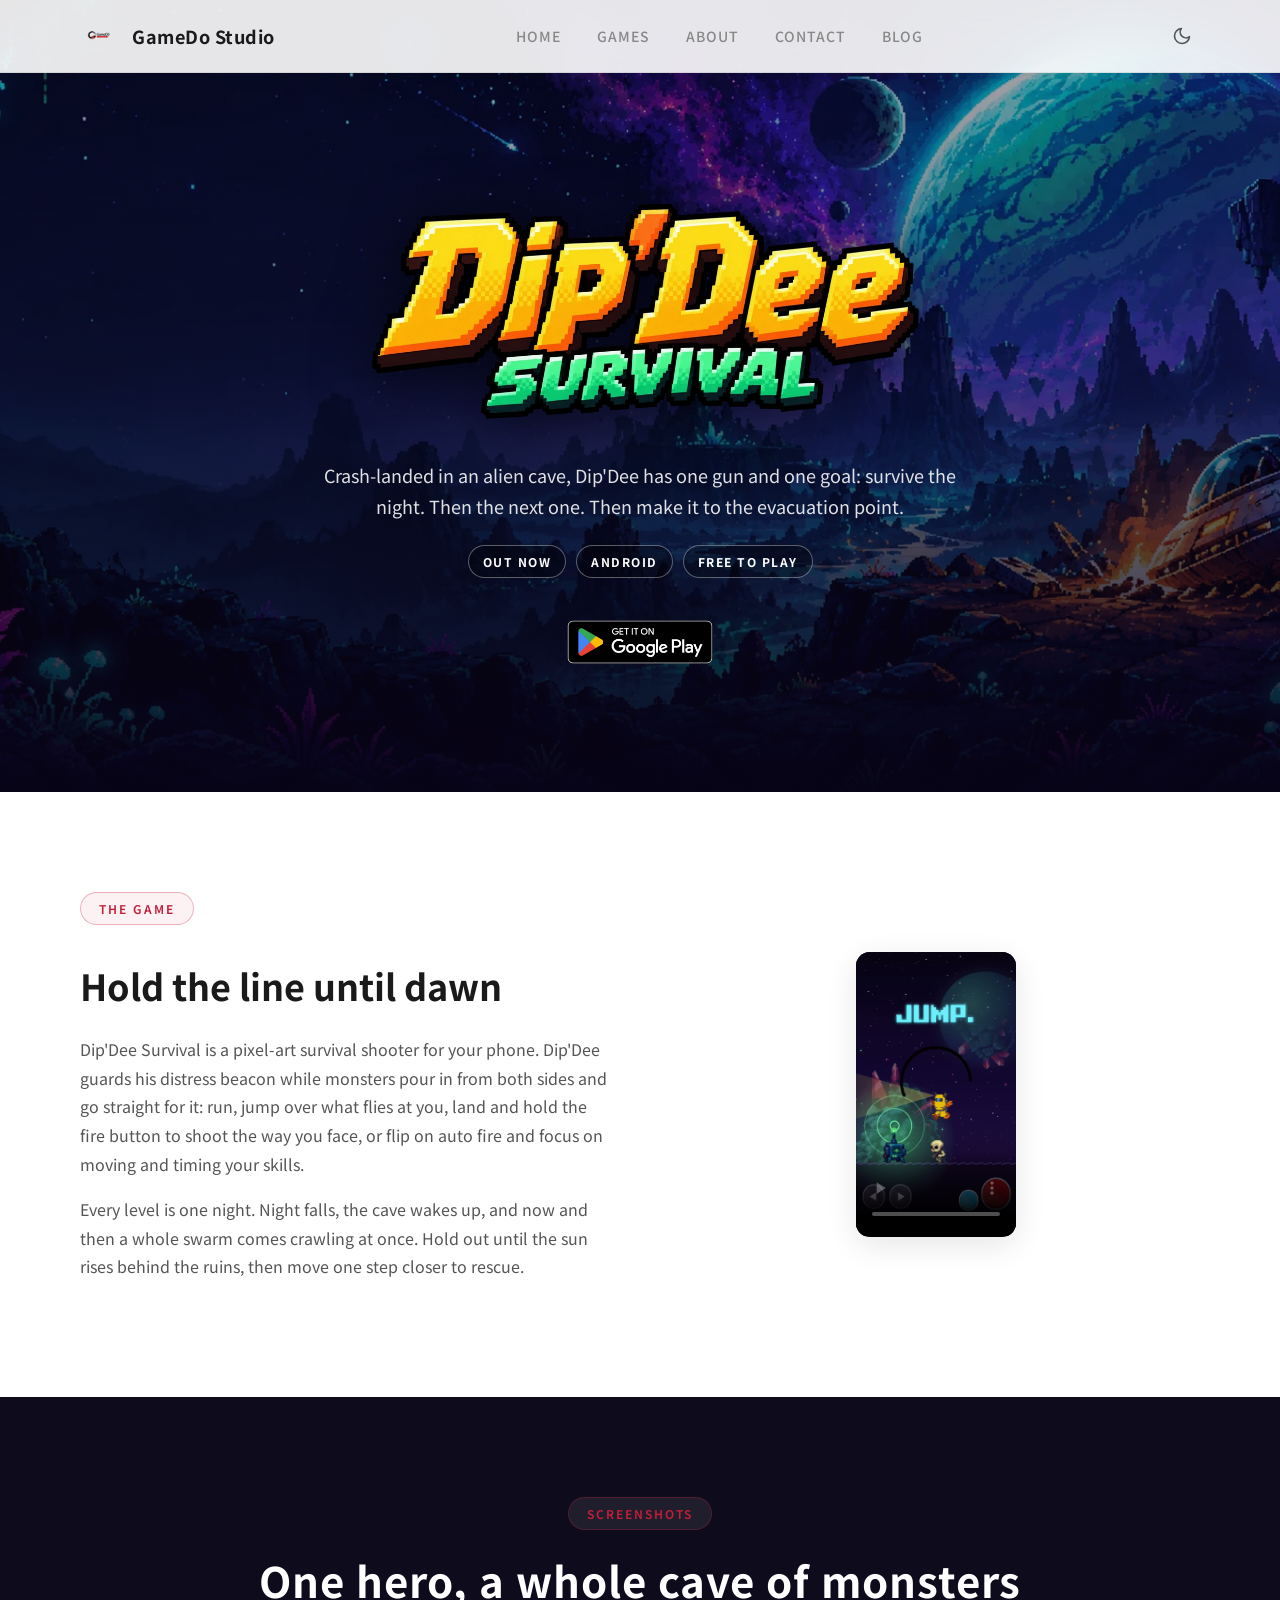
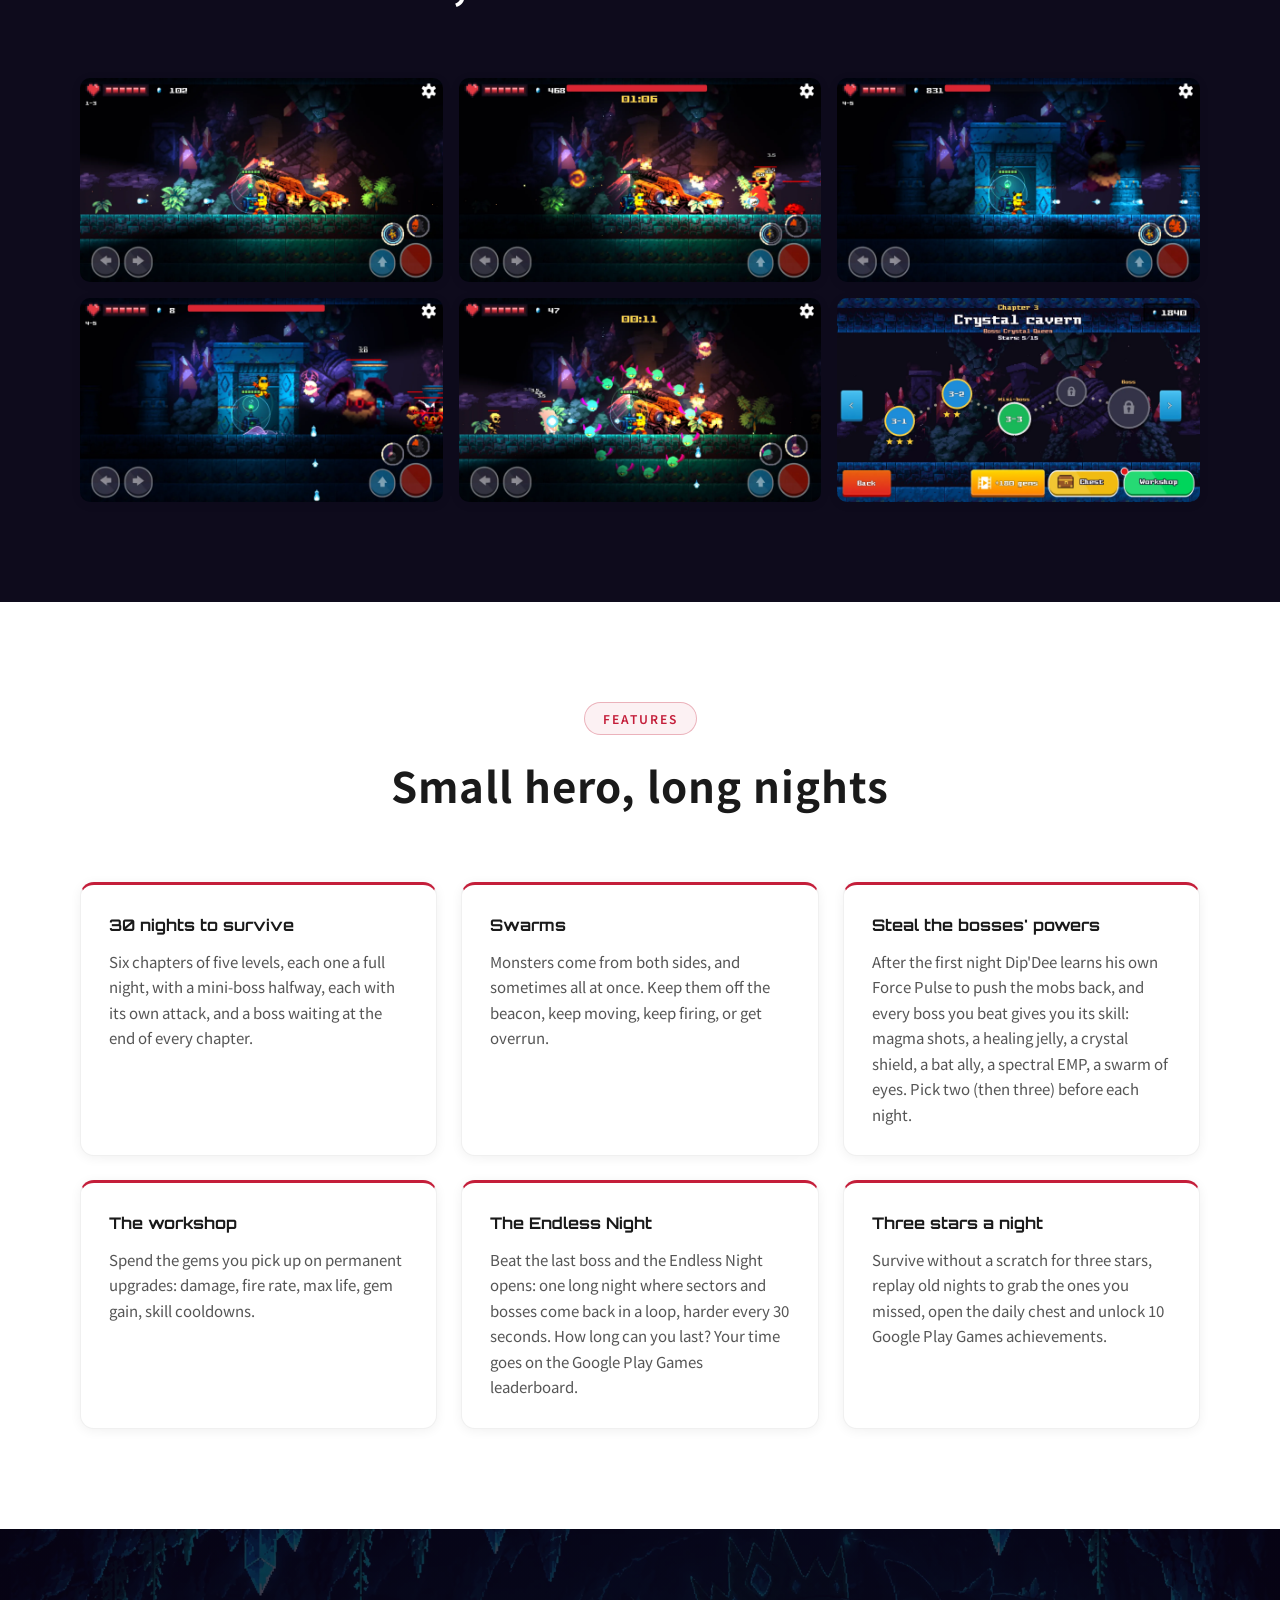
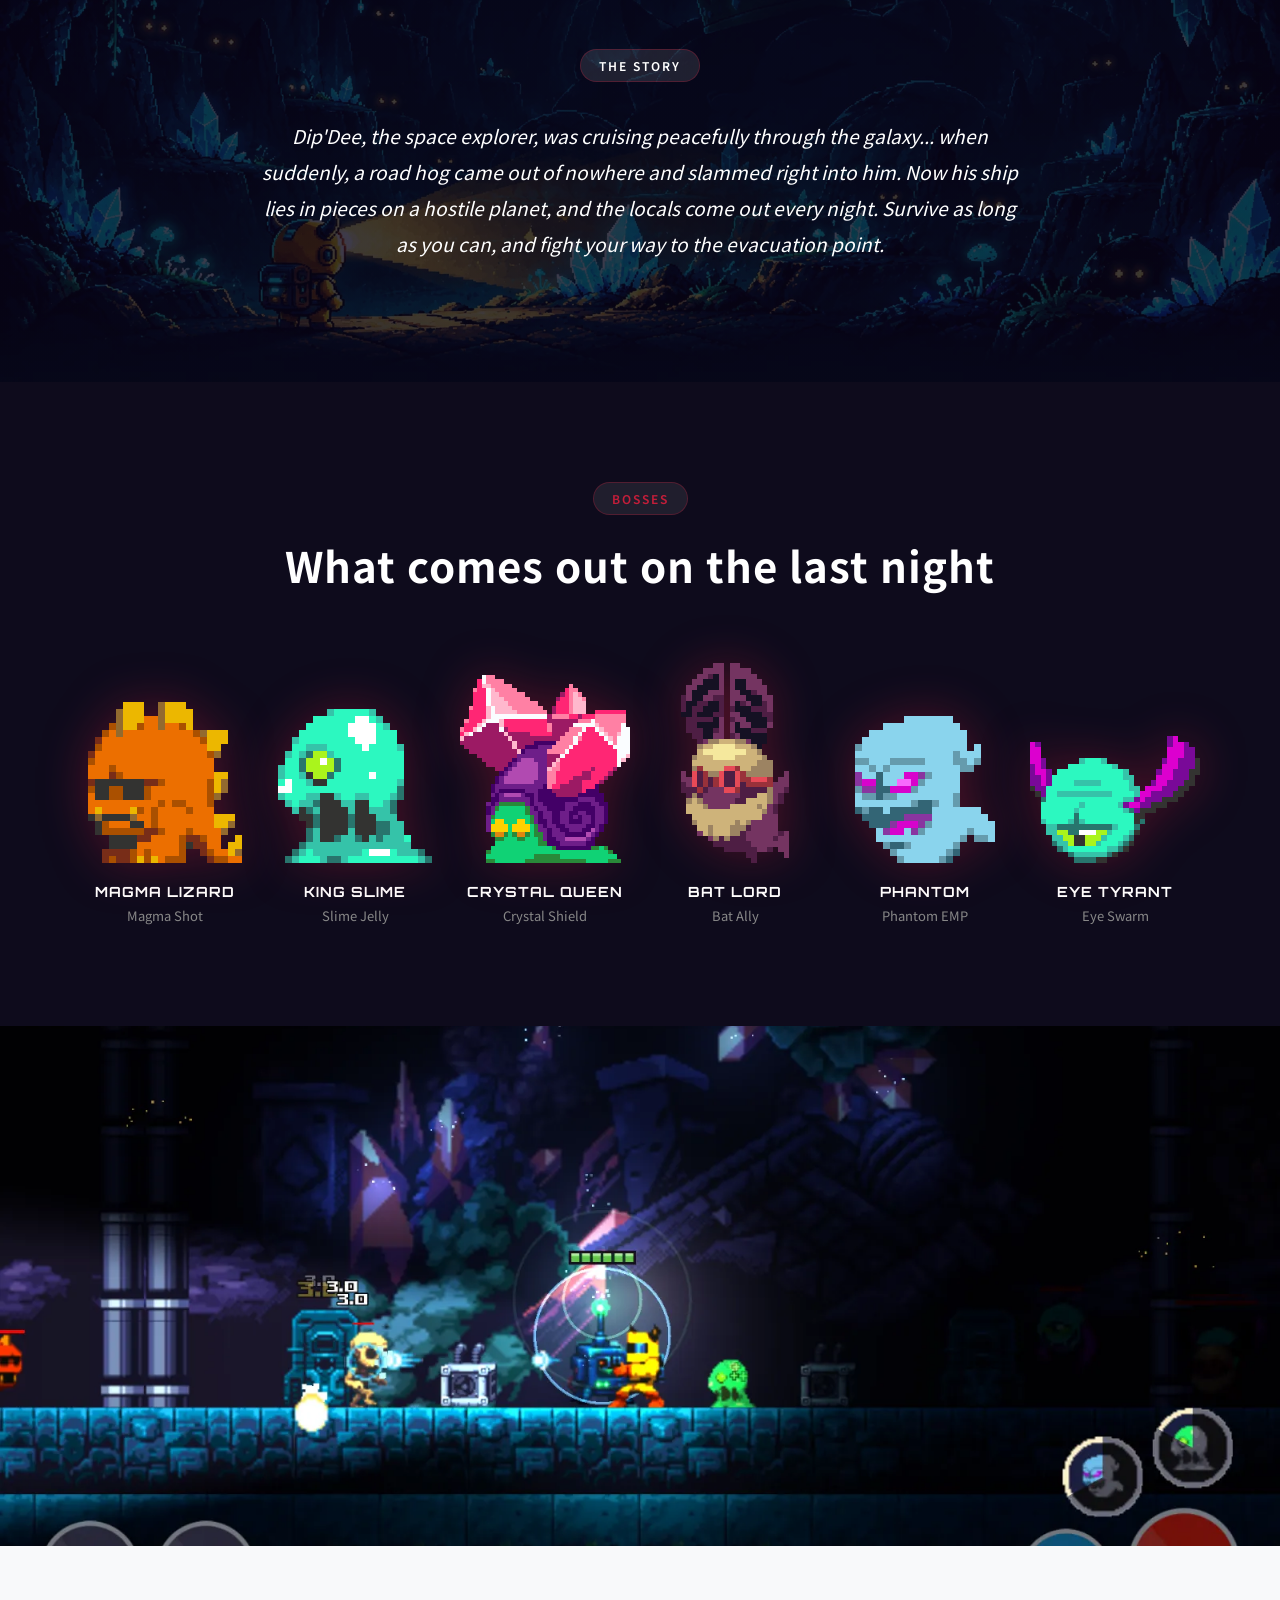
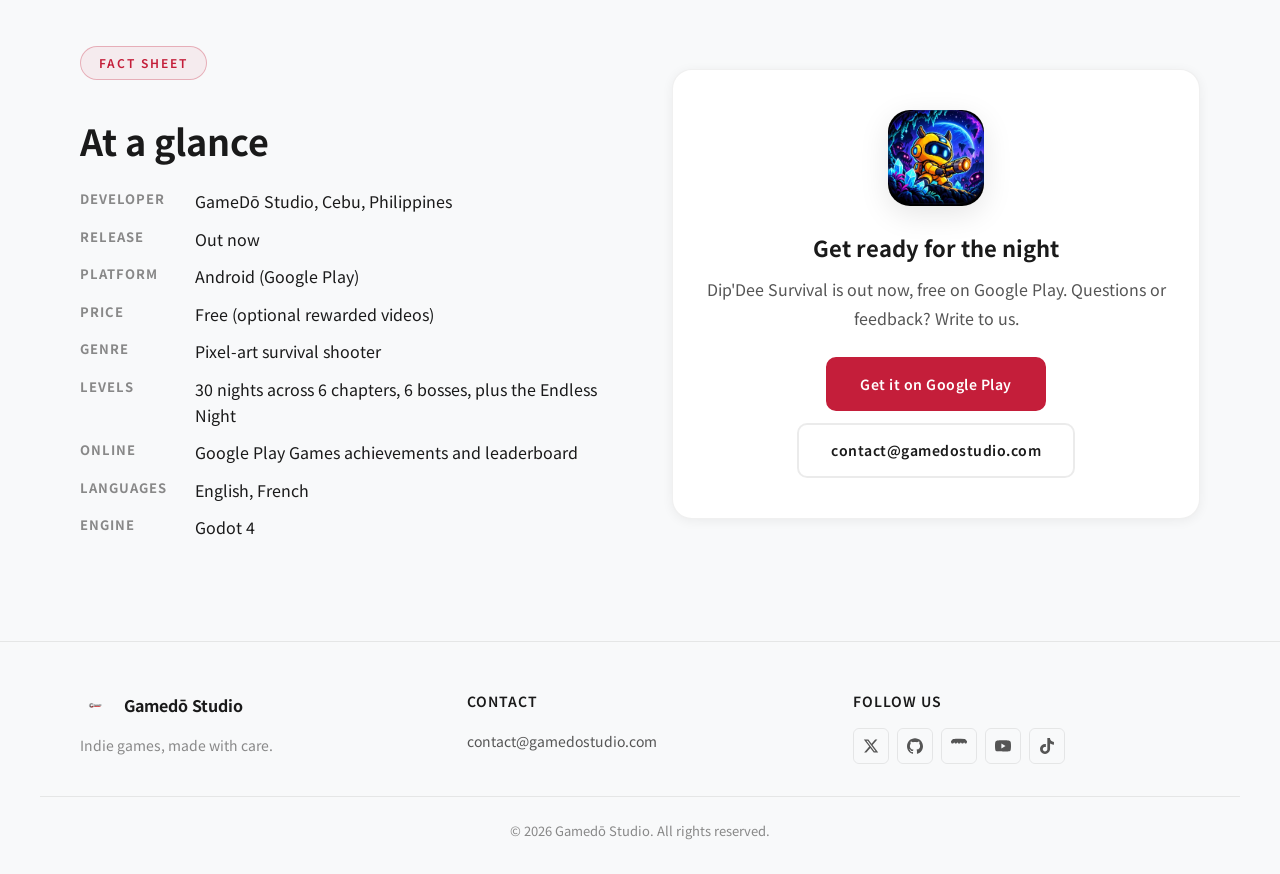
<file: dipdee-survival.html>
<!DOCTYPE html>
<html lang="en">
<head>
    <meta charset="UTF-8">
    <meta name="viewport" content="width=device-width, initial-scale=1.0">
    <title>Dip'Dee Survival — GameDō Studio</title>
    <meta name="description" content="Dip'Dee Survival is GameDō Studio's pixel-art survival shooter for Android: crash-landed in an alien cave, survive 30 nights of monster swarms and six bosses on the way to rescue, then the Endless Night. Free on Google Play.">
    <link rel="canonical" href="https://gamedostudio.com/dipdee-survival">
    <meta property="og:title" content="Dip'Dee Survival — GameDō Studio">
    <meta property="og:description" content="Dip'Dee Survival is GameDō Studio's pixel-art survival shooter for Android: crash-landed in an alien cave, survive 30 nights of monster swarms and six bosses on the way to rescue, then the Endless Night. Free on Google Play.">
    <meta property="og:url" content="https://gamedostudio.com/dipdee-survival">
    <meta property="og:type" content="website">
    <meta property="og:image" content="https://gamedostudio.com/assets/images/games/dipdee/og.jpg">
    <meta name="twitter:card" content="summary_large_image">
    <link rel="stylesheet" href="styles.css?v=20261118a">
    <link rel="preconnect" href="https://fonts.googleapis.com">
    <link rel="preconnect" href="https://fonts.gstatic.com" crossorigin>
    <link href="https://fonts.googleapis.com/css2?family=Noto+Sans+JP:wght@300;400;500;700&family=Orbitron:wght@400;700;900&display=swap" rel="stylesheet">
    <link rel="icon" type="image/png" href="assets/images/favicon-circle.png">
    <script>document.documentElement.classList.add('js');</script>
    <script>
      (function() {
        var theme = null;
        try { theme = localStorage.getItem('theme'); } catch(e) {}
        if (theme === 'dark' || theme === 'light') {
          document.documentElement.setAttribute('data-theme', theme);
        } else if (window.matchMedia && window.matchMedia('(prefers-color-scheme: dark)').matches) {
          document.documentElement.setAttribute('data-theme', 'dark');
        }
      })();
    </script>
</head>
<body>
    <a href="#main" class="skip-link">Skip to content</a>

    <!-- Navigation -->
    <nav class="navbar">
        <div class="nav-container">
            <a href="/" class="nav-logo">
                <div class="nav-logo-icon">
                    <img src="assets/images/gamedo-logo-transparent.png" alt="GameDō" class="logo-light">
                    <img src="assets/images/GameDoStudio-logo-transparent-dark.png" alt="GameDō" class="logo-dark">
                </div>
                <span class="nav-logo-text">GameDo Studio</span>
            </a>
            <ul class="nav-links">
                <li><a href="/">Home</a></li>
                <li><a href="/games">Games</a></li>
                <li><a href="/about">About</a></li>
                <li><a href="/contact">Contact</a></li>
                <li><a href="/blog">Blog</a></li>
            </ul>
            <button class="theme-toggle" aria-label="Switch to dark mode">
                <svg class="icon-moon" xmlns="http://www.w3.org/2000/svg" width="20" height="20" viewBox="0 0 24 24" fill="none" stroke="currentColor" stroke-width="2" stroke-linecap="round" stroke-linejoin="round"><path d="M21 12.79A9 9 0 1 1 11.21 3 7 7 0 0 0 21 12.79z"></path></svg>
                <svg class="icon-sun" xmlns="http://www.w3.org/2000/svg" width="20" height="20" viewBox="0 0 24 24" fill="none" stroke="currentColor" stroke-width="2" stroke-linecap="round" stroke-linejoin="round"><circle cx="12" cy="12" r="5"></circle><line x1="12" y1="1" x2="12" y2="3"></line><line x1="12" y1="21" x2="12" y2="23"></line><line x1="4.22" y1="4.22" x2="5.64" y2="5.64"></line><line x1="18.36" y1="18.36" x2="19.78" y2="19.78"></line><line x1="1" y1="12" x2="3" y2="12"></line><line x1="21" y1="12" x2="23" y2="12"></line><line x1="4.22" y1="19.78" x2="5.64" y2="18.36"></line><line x1="18.36" y1="5.64" x2="19.78" y2="4.22"></line></svg>
            </button>
            <button class="nav-hamburger" aria-label="Toggle menu">
                <span></span>
                <span></span>
                <span></span>
            </button>
        </div>
    </nav>

    <main id="main">
        <!-- Hero -->
        <section class="gp-hero" style="--gp-hero: url('assets/images/games/dipdee/key-art.webp')">
            <div class="gp-hero-inner">
                <img src="assets/images/games/dipdee/logo.webp" alt="Dip'Dee Survival" class="gp-hero-logo hero-hidden">
                <p class="gp-hero-pitch hero-hidden">Crash-landed in an alien cave, Dip'Dee has one gun and one goal: survive the night. Then the next one. Then make it to the evacuation point.</p>
                <div class="gp-tags hero-hidden">
                    <span>Out now</span><span>Android</span><span>Free to play</span>
                </div>
                <div class="hero-actions hero-hidden">
                    <a href="https://play.google.com/store/apps/details?id=com.gamedostudio.dipdeesurvival" target="_blank" rel="noopener noreferrer">
                        <img src="assets/images/google-play-badge.png" alt="Get it on Google Play" class="gp-play-badge">
                    </a>
                </div>
            </div>
        </section>

        <!-- About -->
        <section class="gp-section">
            <div class="section-container gp-split">
                <div class="reveal-element">
                    <span class="section-badge">The game</span>
                    <h2>Hold the line until dawn</h2>
                    <p>Dip'Dee Survival is a pixel-art survival shooter for your phone. Dip'Dee guards his distress beacon while monsters pour in from both sides and go straight for it: run, jump over what flies at you, land and hold the fire button to shoot the way you face, or flip on auto fire and focus on moving and timing your skills.</p>
                    <p>Every level is one night. Night falls, the cave wakes up, and now and then a whole swarm comes crawling at once. Hold out until the sun rises behind the ruins, then move one step closer to rescue.</p>
                </div>
                <div class="gp-split-media gp-trailer reveal-element">
                    <video src="assets/videos/dipdee-trailer.mp4" poster="assets/videos/dipdee-trailer-poster.jpg" muted loop playsinline controls preload="none" data-autoplay aria-label="Dip'Dee Survival trailer"></video>
                </div>
            </div>
        </section>

        <!-- Screenshots -->
        <section class="gp-section gp-dark">
            <div class="section-container">
                <div class="section-header reveal-element">
                    <span class="section-badge">Screenshots</span>
                    <h2>One hero, a whole cave of monsters</h2>
                </div>
                <div class="gp-gallery">
                    <a href="assets/images/games/dipdee/shot-beacon.webp" class="gp-art reveal-element" target="_blank" rel="noopener"><img src="assets/images/games/dipdee/shot-beacon.webp" alt="Dip'Dee Survival screenshot: protecting the beacon through the night" loading="lazy"></a>
                    <a href="assets/images/games/dipdee/shot-bosses.webp" class="gp-art reveal-element" target="_blank" rel="noopener"><img src="assets/images/games/dipdee/shot-bosses.webp" alt="Dip'Dee Survival screenshot: a giant boss fight" loading="lazy"></a>
                    <a href="assets/images/games/dipdee/shot-worlds.webp" class="gp-art reveal-element" target="_blank" rel="noopener"><img src="assets/images/games/dipdee/shot-worlds.webp" alt="Dip'Dee Survival screenshot: night in the sunken temple" loading="lazy"></a>
                    <a href="assets/images/games/dipdee/shot-skills.webp" class="gp-art reveal-element" target="_blank" rel="noopener"><img src="assets/images/games/dipdee/shot-skills.webp" alt="Dip'Dee Survival screenshot: stealing a boss's power" loading="lazy"></a>
                    <a href="assets/images/games/dipdee/shot-endless.webp" class="gp-art reveal-element" target="_blank" rel="noopener"><img src="assets/images/games/dipdee/shot-endless.webp" alt="Dip'Dee Survival screenshot: the Endless Night" loading="lazy"></a>
                    <a href="assets/images/games/dipdee/shot-map.webp" class="gp-art reveal-element" target="_blank" rel="noopener"><img src="assets/images/games/dipdee/shot-map.webp" alt="Dip'Dee Survival screenshot: chapter map of the Crystal cavern" loading="lazy"></a>
                </div>
            </div>
        </section>

        <!-- Features -->
        <section class="gp-section">
            <div class="section-container">
                <div class="section-header reveal-element">
                    <span class="section-badge">Features</span>
                    <h2>Small hero, long nights</h2>
                </div>
                <div class="gp-features">
                    <div class="gp-feature reveal-element">
                        <h3>30 nights to survive</h3>
                        <p>Six chapters of five levels, each one a full night, with a mini-boss halfway, each with its own attack, and a boss waiting at the end of every chapter.</p>
                    </div>
                    <div class="gp-feature reveal-element">
                        <h3>Swarms</h3>
                        <p>Monsters come from both sides, and sometimes all at once. Keep them off the beacon, keep moving, keep firing, or get overrun.</p>
                    </div>
                    <div class="gp-feature reveal-element">
                        <h3>Steal the bosses' powers</h3>
                        <p>After the first night Dip'Dee learns his own Force Pulse to push the mobs back, and every boss you beat gives you its skill: magma shots, a healing jelly, a crystal shield, a bat ally, a spectral EMP, a swarm of eyes. Pick two (then three) before each night.</p>
                    </div>
                    <div class="gp-feature reveal-element">
                        <h3>The workshop</h3>
                        <p>Spend the gems you pick up on permanent upgrades: damage, fire rate, max life, gem gain, skill cooldowns.</p>
                    </div>
                    <div class="gp-feature reveal-element">
                        <h3>The Endless Night</h3>
                        <p>Beat the last boss and the Endless Night opens: one long night where sectors and bosses come back in a loop, harder every 30 seconds. How long can you last? Your time goes on the Google Play Games leaderboard.</p>
                    </div>
                    <div class="gp-feature reveal-element">
                        <h3>Three stars a night</h3>
                        <p>Survive without a scratch for three stars, replay old nights to grab the ones you missed, open the daily chest and unlock 10 Google Play Games achievements.</p>
                    </div>
                </div>
            </div>
        </section>

        <!-- Story -->
        <section class="gp-story" style="--gp-story: url('assets/images/games/dipdee/loading-cave.webp')">
            <div class="section-container reveal-element">
                <span class="section-badge">The story</span>
                <p>Dip'Dee, the space explorer, was cruising peacefully through the galaxy... when suddenly, a road hog came out of nowhere and slammed right into him. Now his ship lies in pieces on a hostile planet, and the locals come out every night. Survive as long as you can, and fight your way to the evacuation point.</p>
            </div>
        </section>

        <!-- Bosses -->
        <section class="gp-section gp-dark">
            <div class="section-container">
                <div class="section-header reveal-element">
                    <span class="section-badge">Bosses</span>
                    <h2>What comes out on the last night</h2>
                </div>
                <div class="gp-bosses gp-bosses-pixel">
                    <figure class="gp-boss reveal-element"><img src="assets/images/games/dipdee/boss-magma-lizard.png" alt="Magma Lizard boss" loading="lazy"><figcaption><strong>Magma Lizard</strong><span>Magma Shot</span></figcaption></figure>
                    <figure class="gp-boss reveal-element"><img src="assets/images/games/dipdee/boss-king-slime.png" alt="King Slime boss" loading="lazy"><figcaption><strong>King Slime</strong><span>Slime Jelly</span></figcaption></figure>
                    <figure class="gp-boss reveal-element"><img src="assets/images/games/dipdee/boss-crystal-queen.png" alt="Crystal Queen boss" loading="lazy"><figcaption><strong>Crystal Queen</strong><span>Crystal Shield</span></figcaption></figure>
                    <figure class="gp-boss reveal-element"><img src="assets/images/games/dipdee/boss-bat-lord.png" alt="Bat Lord boss" loading="lazy"><figcaption><strong>Bat Lord</strong><span>Bat Ally</span></figcaption></figure>
                    <figure class="gp-boss reveal-element"><img src="assets/images/games/dipdee/boss-phantom.png" alt="Phantom boss" loading="lazy"><figcaption><strong>Phantom</strong><span>Phantom EMP</span></figcaption></figure>
                    <figure class="gp-boss reveal-element"><img src="assets/images/games/dipdee/boss-eye-tyrant.png" alt="Eye Tyrant boss" loading="lazy"><figcaption><strong>Eye Tyrant</strong><span>Eye Swarm</span></figcaption></figure>
                </div>
            </div>
        </section>

        <!-- Banner -->
        <section class="gp-banner reveal-element">
            <img src="assets/images/games/dipdee/shot-factory.webp" alt="Monsters closing in on the beacon from both sides" loading="lazy">
        </section>

        <!-- Facts -->
        <section class="gp-section gp-alt">
            <div class="section-container gp-split">
                <div class="reveal-element">
                    <span class="section-badge">Fact sheet</span>
                    <h2>At a glance</h2>
                    <dl class="gp-facts">
                        <dt>Developer</dt><dd>GameDō Studio, Cebu, Philippines</dd>
                        <dt>Release</dt><dd>Out now</dd>
                        <dt>Platform</dt><dd>Android (Google Play)</dd>
                        <dt>Price</dt><dd>Free (optional rewarded videos)</dd>
                        <dt>Genre</dt><dd>Pixel-art survival shooter</dd>
                        <dt>Levels</dt><dd>30 nights across 6 chapters, 6 bosses, plus the Endless Night</dd>
                        <dt>Online</dt><dd>Google Play Games achievements and leaderboard</dd>
                        <dt>Languages</dt><dd>English, French</dd>
                        <dt>Engine</dt><dd>Godot 4</dd>
                    </dl>
                </div>
                <div class="gp-press reveal-element">
                    <img src="assets/images/games/dipdee/icon.webp" alt="Dip'Dee Survival app icon" class="gp-press-icon" loading="lazy">
                    <h3>Get ready for the night</h3>
                    <p>Dip'Dee Survival is out now, free on Google Play. Questions or feedback? Write to us.</p>
                    <div class="gp-press-actions">
                        <a href="https://play.google.com/store/apps/details?id=com.gamedostudio.dipdeesurvival" class="btn btn-primary" target="_blank" rel="noopener noreferrer">Get it on Google Play</a>
                        <a href="mailto:contact@gamedostudio.com" class="btn btn-outline">contact@gamedostudio.com</a>
                    </div>
                </div>
            </div>
        </section>
    </main>

    <!-- Footer -->
    <footer class="footer">
        <div class="footer-content">
            <div class="footer-brand">
                <div class="footer-logo">
                    <div class="nav-logo-icon"><img src="assets/images/gamedo-logo-transparent.png" alt="GameDō" class="logo-light"><img src="assets/images/GameDoStudio-logo-transparent-dark.png" alt="GameDō" class="logo-dark"></div>
                    <span>Gamedō Studio</span>
                </div>
                <p class="footer-tagline">Indie games, made with care.</p>
            </div>
            <div class="footer-contact">
                <h3>Contact</h3>
                <a href="mailto:contact@gamedostudio.com">contact@gamedostudio.com</a>
            </div>
            <div class="footer-social">
                <h3>Follow Us</h3>
                <div class="social-links">
                    <a href="https://x.com/GameDoStudio" class="social-link" target="_blank" rel="noopener" aria-label="X (Twitter)">
                        <svg viewBox="0 0 24 24" width="16" height="16"><path fill="currentColor" d="M18.244 2.25h3.308l-7.227 8.26 8.502 11.24H16.17l-5.214-6.817L4.99 21.75H1.68l7.73-8.835L1.254 2.25H8.08l4.713 6.231zm-1.161 17.52h1.833L7.084 4.126H5.117z"/></svg>
                    </a>
                    <a href="https://github.com/GameDoStudio" class="social-link" target="_blank" rel="noopener" aria-label="GitHub">
                        <svg viewBox="0 0 24 24" width="16" height="16"><path fill="currentColor" d="M12 .297c-6.63 0-12 5.373-12 12 0 5.303 3.438 9.8 8.205 11.385.6.113.82-.258.82-.577 0-.285-.01-1.04-.015-2.04-3.338.724-4.042-1.61-4.042-1.61C4.422 18.07 3.633 17.7 3.633 17.7c-1.087-.744.084-.729.084-.729 1.205.084 1.838 1.236 1.838 1.236 1.07 1.835 2.809 1.305 3.495.998.108-.776.417-1.305.76-1.605-2.665-.3-5.466-1.332-5.466-5.93 0-1.31.465-2.38 1.235-3.22-.135-.303-.54-1.523.105-3.176 0 0 1.005-.322 3.3 1.23.96-.267 1.98-.399 3-.405 1.02.006 2.04.138 3 .405 2.28-1.552 3.285-1.23 3.285-1.23.645 1.653.24 2.873.12 3.176.765.84 1.23 1.91 1.23 3.22 0 4.61-2.805 5.625-5.475 5.92.42.36.81 1.096.81 2.22 0 1.606-.015 2.896-.015 3.286 0 .315.21.69.825.57C20.565 22.092 24 17.592 24 12.297c0-6.627-5.373-12-12-12"/></svg>
                    </a>
                    <a href="https://gamedostudio.itch.io/" class="social-link" target="_blank" rel="noopener" aria-label="itch.io">
                        <svg viewBox="0 0 24 24" width="16" height="16"><path fill="currentColor" d="M3.13 1.338C2.08 1.96.02 4.328 0 4.95v1.03c0 1.303 1.22 2.45 2.325 2.45 1.33 0 2.436-1.058 2.436-2.336 0 1.278 1.07 2.336 2.4 2.336 1.328 0 2.362-1.058 2.362-2.336 0 1.278 1.105 2.336 2.434 2.336h.478c1.33 0 2.434-1.058 2.434-2.336 0 1.278 1.034 2.336 2.362 2.336 1.33 0 2.4-1.058 2.4-2.336 0 1.278 1.106 2.336 2.435 2.336C22.78 8.43 24 7.282 24 5.98V4.95c-.02-.622-2.08-2.99-3.13-3.612a55.03 55.03 0 0 0-8.87-.338c-2.88 0-7.222.146-8.87.338z"/></svg>
                    </a>
                    <a href="https://www.youtube.com/channel/UCxA5IRppJs3cn4VRS00mbNg" class="social-link" target="_blank" rel="noopener" aria-label="YouTube">
                        <svg viewBox="0 0 24 24" width="16" height="16"><path fill="currentColor" d="M23.498 6.186a3.016 3.016 0 0 0-2.122-2.136C19.505 3.545 12 3.545 12 3.545s-7.505 0-9.377.505A3.017 3.017 0 0 0 .502 6.186C0 8.07 0 12 0 12s0 3.93.502 5.814a3.016 3.016 0 0 0 2.122 2.136c1.871.505 9.376.505 9.376.505s7.505 0 9.377-.505a3.015 3.015 0 0 0 2.122-2.136C24 15.93 24 12 24 12s0-3.93-.502-5.814zM9.545 15.568V8.432L15.818 12l-6.273 3.568z"/></svg>
                    </a>
                    <a href="https://www.tiktok.com/@gamedostudio" class="social-link" target="_blank" rel="noopener" aria-label="TikTok">
                        <svg viewBox="0 0 24 24" width="16" height="16"><path fill="currentColor" d="M12.525.02c1.31-.02 2.61-.01 3.91-.02.08 1.53.63 3.09 1.75 4.17 1.12 1.11 2.7 1.62 4.24 1.79v4.03c-1.44-.05-2.89-.35-4.2-.97-.57-.26-1.1-.59-1.62-.93-.01 2.92.01 5.84-.02 8.75-.08 1.4-.54 2.79-1.35 3.94-1.31 1.92-3.58 3.17-5.91 3.21-1.43.08-2.86-.31-4.08-1.03-2.02-1.19-3.44-3.37-3.65-5.71-.02-.5-.03-1-.01-1.49.18-1.9 1.12-3.72 2.58-4.96 1.66-1.44 3.98-2.13 6.15-1.72.02 1.48-.04 2.96-.04 4.44-.99-.32-2.15-.23-3.02.37-.63.41-1.11 1.04-1.36 1.75-.21.51-.15 1.07-.14 1.61.24 1.64 1.82 3.02 3.5 2.87 1.12-.01 2.19-.66 2.77-1.61.19-.33.4-.67.41-1.06.1-1.79.06-3.57.07-5.36.01-4.03-.01-8.05.02-12.07z"/></svg>
                    </a>
                </div>
            </div>
        </div>
        <div class="footer-bottom">
            <p>&copy; <span class="current-year"></span> Gamedō Studio. All rights reserved.</p>
        </div>
    </footer>

    <script src="animations.js?v=20261118a" defer></script>
</body>
</html>
</file>
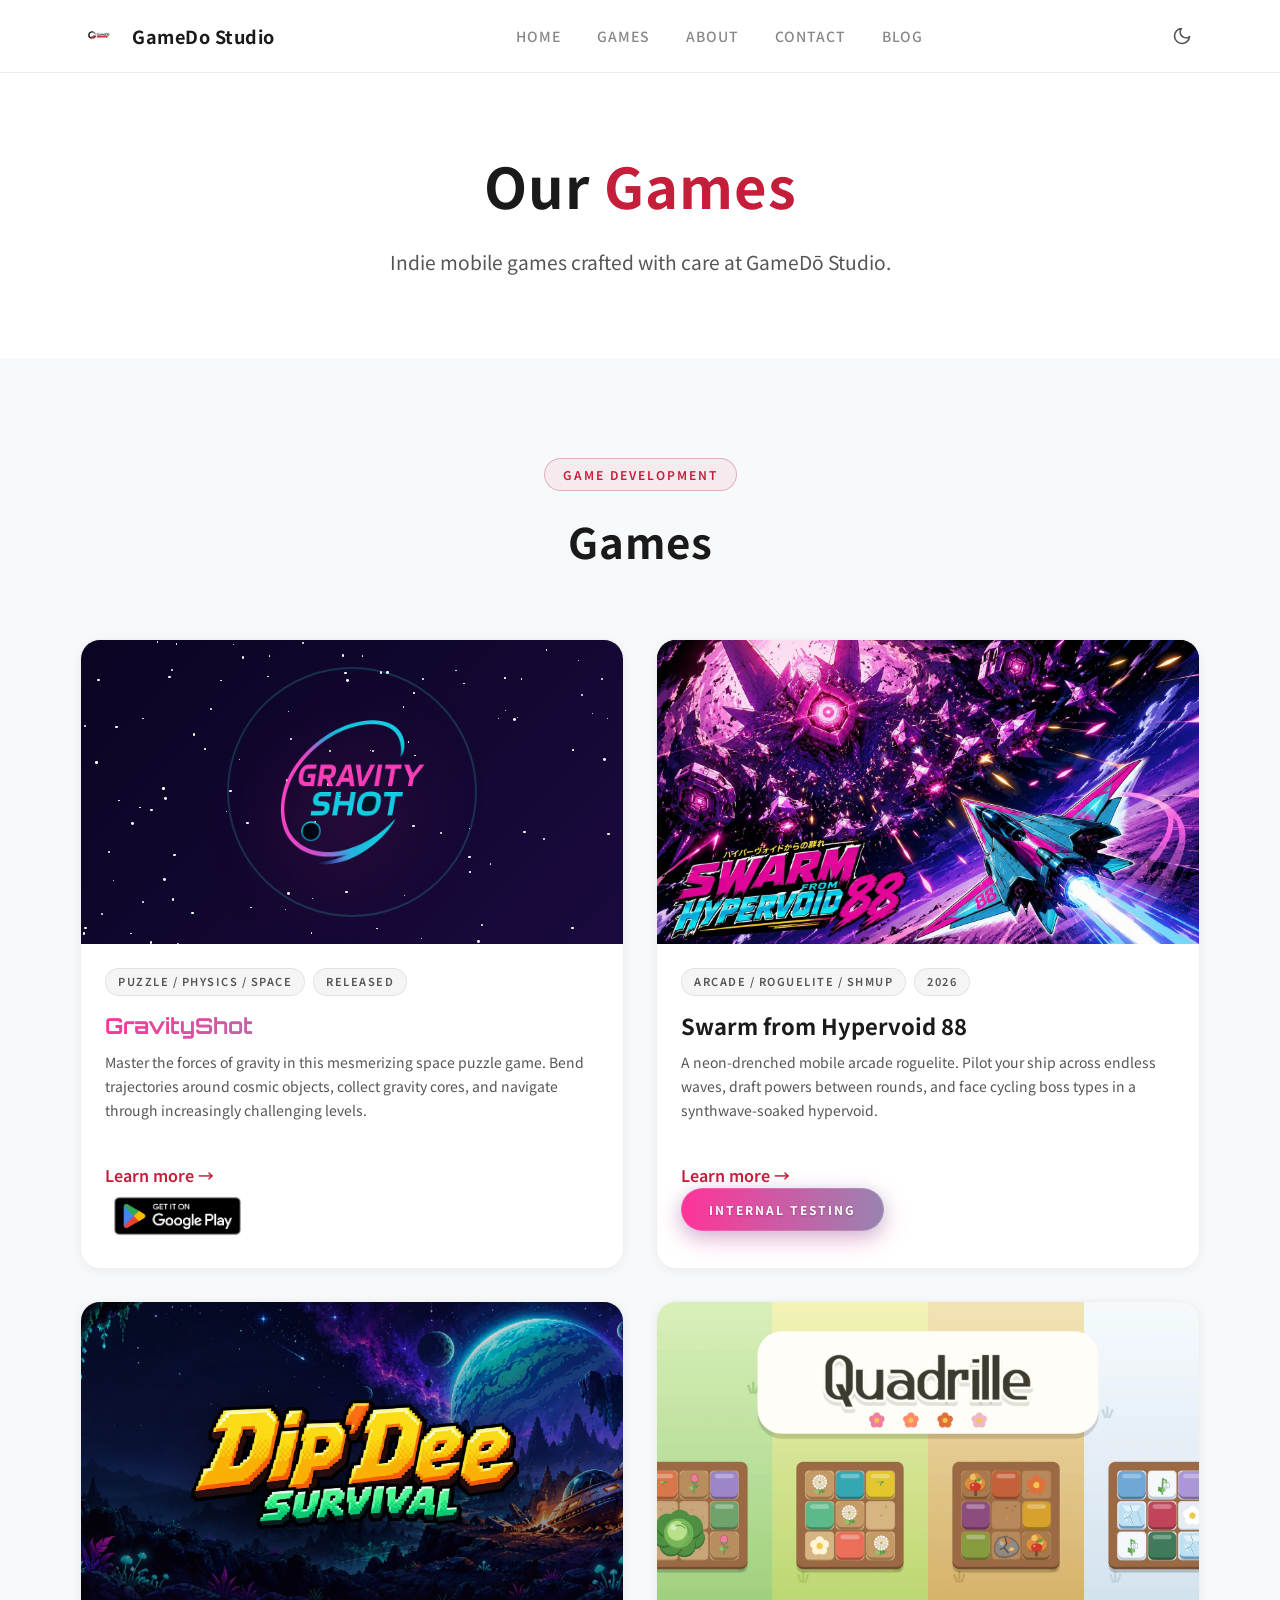
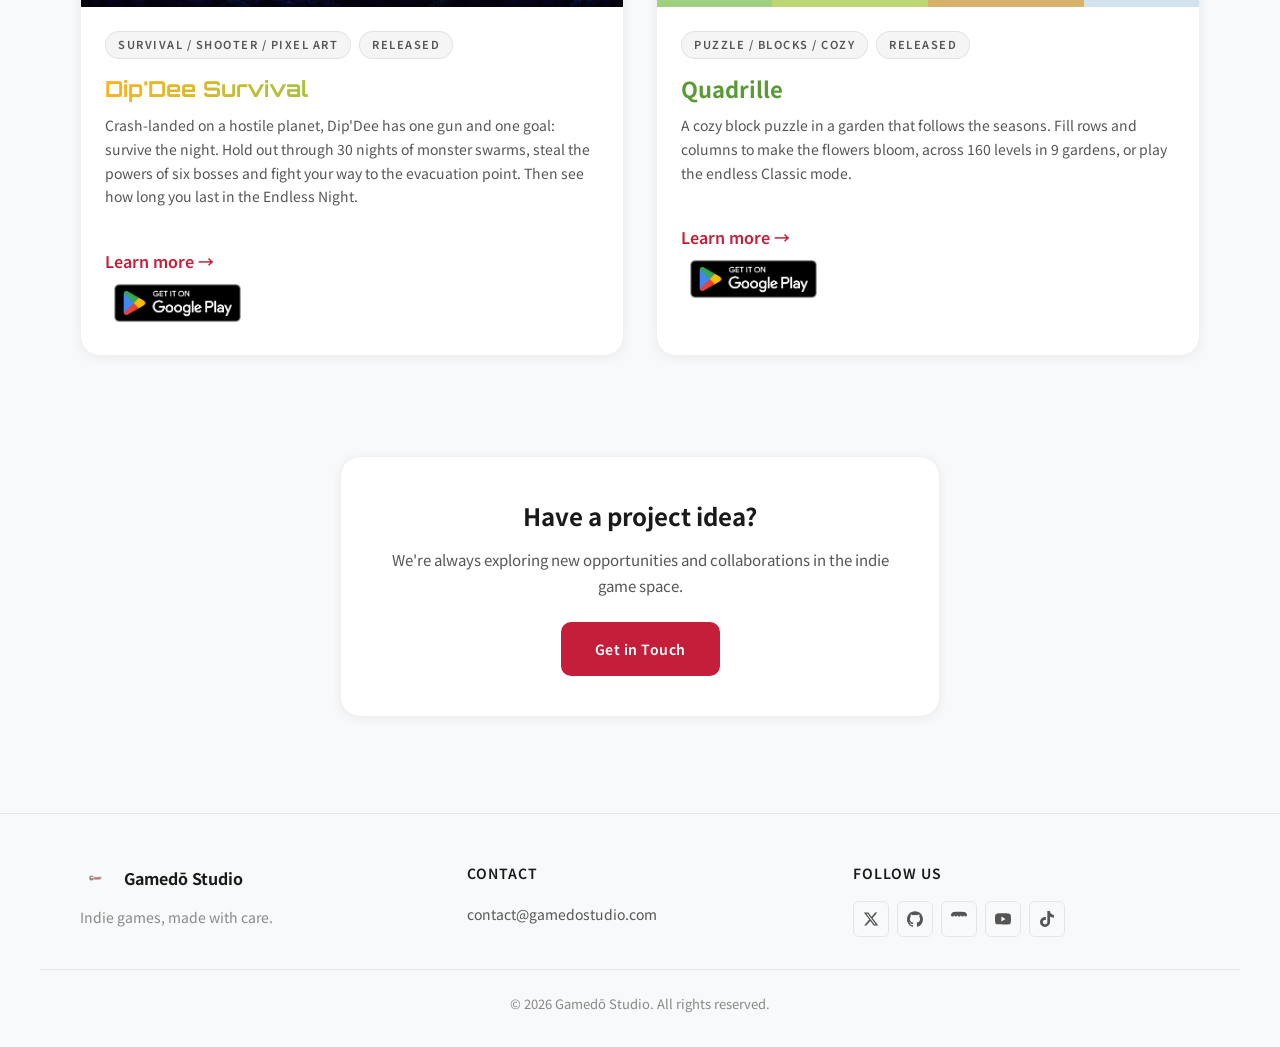
<file: games.html>
<!DOCTYPE html>
<html lang="en">
<head>
    <meta charset="UTF-8">
    <meta name="viewport" content="width=device-width, initial-scale=1.0">
    <title>Games — GameDō Studio</title>
    <meta name="description" content="Discover GameDō Studio's games: GravityShot and Swarm from Hypervoid 88, our indie mobile titles.">
    <link rel="canonical" href="https://gamedostudio.com/games">
    <meta property="og:title" content="Games — GameDō Studio">
    <meta property="og:description" content="Discover GameDō Studio's games: GravityShot and Swarm from Hypervoid 88, our indie mobile titles.">
    <meta property="og:url" content="https://gamedostudio.com/games">
    <meta property="og:type" content="website">
    <meta property="og:image" content="https://gamedostudio.com/assets/images/brand/og-studio.jpg">
    <meta name="twitter:card" content="summary_large_image">
    <link rel="stylesheet" href="styles.css?v=20261118a">
    <link rel="preconnect" href="https://fonts.googleapis.com">
    <link rel="preconnect" href="https://fonts.gstatic.com" crossorigin>
    <link href="https://fonts.googleapis.com/css2?family=Noto+Sans+JP:wght@300;400;500;700&family=Orbitron:wght@400;700;900&display=swap" rel="stylesheet">
    <link rel="icon" type="image/png" href="assets/images/favicon-circle.png">
    <script>document.documentElement.classList.add('js');</script>
    <script>
      (function() {
        var theme = null;
        try { theme = localStorage.getItem('theme'); } catch(e) {}
        if (theme === 'dark' || theme === 'light') {
          document.documentElement.setAttribute('data-theme', theme);
        } else if (window.matchMedia && window.matchMedia('(prefers-color-scheme: dark)').matches) {
          document.documentElement.setAttribute('data-theme', 'dark');
        }
      })();
    </script>
</head>
<body>
    <a href="#main" class="skip-link">Skip to content</a>

    <!-- Navigation -->
    <nav class="navbar">
        <div class="nav-container">
            <a href="/" class="nav-logo">
                <div class="nav-logo-icon">
                    <img src="assets/images/gamedo-logo-transparent.png" alt="GameDō" class="logo-light">
                    <img src="assets/images/GameDoStudio-logo-transparent-dark.png" alt="GameDō" class="logo-dark">
                </div>
                <span class="nav-logo-text">GameDo Studio</span>
            </a>
            <ul class="nav-links">
                <li><a href="/">Home</a></li>
                <li><a href="/games">Games</a></li>
                <li><a href="/about">About</a></li>
                <li><a href="/contact">Contact</a></li>
                <li><a href="/blog">Blog</a></li>
            </ul>
            <button class="theme-toggle" aria-label="Switch to dark mode">
                <svg class="icon-moon" xmlns="http://www.w3.org/2000/svg" width="20" height="20" viewBox="0 0 24 24" fill="none" stroke="currentColor" stroke-width="2" stroke-linecap="round" stroke-linejoin="round"><path d="M21 12.79A9 9 0 1 1 11.21 3 7 7 0 0 0 21 12.79z"></path></svg>
                <svg class="icon-sun" xmlns="http://www.w3.org/2000/svg" width="20" height="20" viewBox="0 0 24 24" fill="none" stroke="currentColor" stroke-width="2" stroke-linecap="round" stroke-linejoin="round"><circle cx="12" cy="12" r="5"></circle><line x1="12" y1="1" x2="12" y2="3"></line><line x1="12" y1="21" x2="12" y2="23"></line><line x1="4.22" y1="4.22" x2="5.64" y2="5.64"></line><line x1="18.36" y1="18.36" x2="19.78" y2="19.78"></line><line x1="1" y1="12" x2="3" y2="12"></line><line x1="21" y1="12" x2="23" y2="12"></line><line x1="4.22" y1="19.78" x2="5.64" y2="18.36"></line><line x1="18.36" y1="5.64" x2="19.78" y2="4.22"></line></svg>
            </button>
            <button class="nav-hamburger" aria-label="Toggle menu">
                <span></span>
                <span></span>
                <span></span>
            </button>
        </div>
    </nav>

    <main id="main">
        <!-- Hero -->
        <section class="page-hero">
            <div class="section-container">
                <h1 class="hero-hidden">Our <span class="accent">Games</span></h1>
                <p class="hero-subtitle hero-hidden">Indie mobile games crafted with care at GameDō Studio.</p>
            </div>
        </section>

        <!-- Games Grid -->
        <section class="games-section">
            <div class="section-container">
                <div class="section-header reveal-element">
                    <span class="section-badge">Game Development</span>
                    <h2>Games</h2>
                </div>
            </div>
            <div class="games-grid">
                <!-- GravityShot -->
                <div class="game-card gravityshot reveal-element">
                    <div class="game-card-visual">
                        <div class="stars-bg"></div>
                        <img src="assets/images/gravityshot-logo.png" alt="GravityShot">
                        <div class="orbit-ring"></div>
                    </div>
                    <div class="game-card-content">
                        <div class="badge-row">
                            <span class="badge">Puzzle / Physics / Space</span>
                            <span class="badge">Released</span>
                        </div>
                        <h3 class="game-title"><a href="/gravityshot">GravityShot</a></h3>
                        <p class="game-description">Master the forces of gravity in this mesmerizing space puzzle game. Bend trajectories around cosmic objects, collect gravity cores, and navigate through increasingly challenging levels.</p>
                        <a href="/gravityshot" class="game-card-link">Learn more &rarr;</a>
                        <div class="game-actions">
                            <a href="https://play.google.com/store/apps/details?id=com.gamedostudio.gravityshot" target="_blank" rel="noopener noreferrer" class="google-play-badge-link">
                                <img src="assets/images/google-play-badge.png" alt="Get it on Google Play" class="google-play-badge">
                            </a>
                        </div>
                    </div>
                </div>

                <!-- Swarm from Hypervoid 88 -->
                <div class="game-card swarm reveal-element">
                    <div class="game-card-visual">
                        <img src="assets/images/games/swarm/key-art-title.webp" alt="Swarm from Hypervoid 88">
                        <div class="shimmer-overlay"></div>
                    </div>
                    <div class="game-card-content">
                        <div class="badge-row">
                            <span class="badge">Arcade / Roguelite / Shmup</span>
                            <span class="badge">2026</span>
                        </div>
                        <h3 class="game-title"><a href="/swarm-from-hypervoid-88">Swarm from Hypervoid 88</a></h3>
                        <p class="game-description">A neon-drenched mobile arcade roguelite. Pilot your ship across endless waves, draft powers between rounds, and face cycling boss types in a synthwave-soaked hypervoid.</p>
                        <a href="/swarm-from-hypervoid-88" class="game-card-link">Learn more &rarr;</a>
                        <div class="game-actions">
                            <a href="https://play.google.com/apps/internaltest/4700217941719160697" target="_blank" rel="noopener noreferrer" class="coming-soon-badge internal-testing-badge">Internal Testing</a>
                        </div>
                    </div>
                </div>

                <!-- Dip'Dee Survival -->
                <div class="game-card dipdee reveal-element">
                    <div class="game-card-visual">
                        <img src="assets/images/games/dipdee/logo.webp" alt="Dip'Dee Survival">
                    </div>
                    <div class="game-card-content">
                        <div class="badge-row">
                            <span class="badge">Survival / Shooter / Pixel art</span>
                            <span class="badge">Released</span>
                        </div>
                        <h3 class="game-title"><a href="/dipdee-survival">Dip'Dee Survival</a></h3>
                        <p class="game-description">Crash-landed on a hostile planet, Dip'Dee has one gun and one goal: survive the night. Hold out through 30 nights of monster swarms, steal the powers of six bosses and fight your way to the evacuation point. Then see how long you last in the Endless Night.</p>
                        <a href="/dipdee-survival" class="game-card-link">Learn more &rarr;</a>
                        <div class="game-actions">
                            <a href="https://play.google.com/store/apps/details?id=com.gamedostudio.dipdeesurvival" target="_blank" rel="noopener noreferrer" class="google-play-badge-link">
                                <img src="assets/images/google-play-badge.png" alt="Get it on Google Play" class="google-play-badge">
                            </a>
                        </div>
                    </div>
                </div>
                <!-- Quadrille -->
                <div class="game-card quadrille reveal-element">
                    <div class="game-card-visual" aria-hidden="true"></div>
                    <div class="game-card-content">
                        <div class="badge-row">
                            <span class="badge">Puzzle / Blocks / Cozy</span>
                            <span class="badge">Released</span>
                        </div>
                        <h3 class="game-title"><a href="/quadrille">Quadrille</a></h3>
                        <p class="game-description">A cozy block puzzle in a garden that follows the seasons. Fill rows and columns to make the flowers bloom, across 160 levels in 9 gardens, or play the endless Classic mode.</p>
                        <a href="/quadrille" class="game-card-link">Learn more &rarr;</a>
                        <div class="game-actions">
                            <a href="https://play.google.com/store/apps/details?id=com.gamedostudio.quadrille" target="_blank" rel="noopener noreferrer" class="google-play-badge-link">
                                <img src="assets/images/google-play-badge.png" alt="Get it on Google Play" class="google-play-badge">
                            </a>
                        </div>
                    </div>
                </div>
            </div>
        </section>

        <!-- CTA Card -->
        <section class="cta-section">
            <div class="section-container">
                <div class="cta-card reveal-element">
                    <h3>Have a project idea?</h3>
                    <p>We're always exploring new opportunities and collaborations in the indie game space.</p>
                    <a href="/contact" class="btn btn-primary">Get in Touch</a>
                </div>
            </div>
        </section>
    </main>

    <!-- Footer -->
    <footer class="footer">
        <div class="footer-content">
            <div class="footer-brand">
                <div class="footer-logo">
                    <div class="nav-logo-icon"><img src="assets/images/gamedo-logo-transparent.png" alt="GameDō" class="logo-light"><img src="assets/images/GameDoStudio-logo-transparent-dark.png" alt="GameDō" class="logo-dark"></div>
                    <span>Gamedō Studio</span>
                </div>
                <p class="footer-tagline">Indie games, made with care.</p>
            </div>
            <div class="footer-contact">
                <h3>Contact</h3>
                <a href="mailto:contact@gamedostudio.com">contact@gamedostudio.com</a>
            </div>
            <div class="footer-social">
                <h3>Follow Us</h3>
                <div class="social-links">
                    <a href="https://x.com/GameDoStudio" class="social-link" target="_blank" rel="noopener" aria-label="X (Twitter)">
                        <svg viewBox="0 0 24 24" width="16" height="16"><path fill="currentColor" d="M18.244 2.25h3.308l-7.227 8.26 8.502 11.24H16.17l-5.214-6.817L4.99 21.75H1.68l7.73-8.835L1.254 2.25H8.08l4.713 6.231zm-1.161 17.52h1.833L7.084 4.126H5.117z"/></svg>
                    </a>
                    <a href="https://github.com/GameDoStudio" class="social-link" target="_blank" rel="noopener" aria-label="GitHub">
                        <svg viewBox="0 0 24 24" width="16" height="16"><path fill="currentColor" d="M12 .297c-6.63 0-12 5.373-12 12 0 5.303 3.438 9.8 8.205 11.385.6.113.82-.258.82-.577 0-.285-.01-1.04-.015-2.04-3.338.724-4.042-1.61-4.042-1.61C4.422 18.07 3.633 17.7 3.633 17.7c-1.087-.744.084-.729.084-.729 1.205.084 1.838 1.236 1.838 1.236 1.07 1.835 2.809 1.305 3.495.998.108-.776.417-1.305.76-1.605-2.665-.3-5.466-1.332-5.466-5.93 0-1.31.465-2.38 1.235-3.22-.135-.303-.54-1.523.105-3.176 0 0 1.005-.322 3.3 1.23.96-.267 1.98-.399 3-.405 1.02.006 2.04.138 3 .405 2.28-1.552 3.285-1.23 3.285-1.23.645 1.653.24 2.873.12 3.176.765.84 1.23 1.91 1.23 3.22 0 4.61-2.805 5.625-5.475 5.92.42.36.81 1.096.81 2.22 0 1.606-.015 2.896-.015 3.286 0 .315.21.69.825.57C20.565 22.092 24 17.592 24 12.297c0-6.627-5.373-12-12-12"/></svg>
                    </a>
                    <a href="https://gamedostudio.itch.io/" class="social-link" target="_blank" rel="noopener" aria-label="itch.io">
                        <svg viewBox="0 0 24 24" width="16" height="16"><path fill="currentColor" d="M3.13 1.338C2.08 1.96.02 4.328 0 4.95v1.03c0 1.303 1.22 2.45 2.325 2.45 1.33 0 2.436-1.058 2.436-2.336 0 1.278 1.07 2.336 2.4 2.336 1.328 0 2.362-1.058 2.362-2.336 0 1.278 1.105 2.336 2.434 2.336h.478c1.33 0 2.434-1.058 2.434-2.336 0 1.278 1.034 2.336 2.362 2.336 1.33 0 2.4-1.058 2.4-2.336 0 1.278 1.106 2.336 2.435 2.336C22.78 8.43 24 7.282 24 5.98V4.95c-.02-.622-2.08-2.99-3.13-3.612a55.03 55.03 0 0 0-8.87-.338c-2.88 0-7.222.146-8.87.338z"/></svg>
                    </a>
                    <a href="https://www.youtube.com/channel/UCxA5IRppJs3cn4VRS00mbNg" class="social-link" target="_blank" rel="noopener" aria-label="YouTube">
                        <svg viewBox="0 0 24 24" width="16" height="16"><path fill="currentColor" d="M23.498 6.186a3.016 3.016 0 0 0-2.122-2.136C19.505 3.545 12 3.545 12 3.545s-7.505 0-9.377.505A3.017 3.017 0 0 0 .502 6.186C0 8.07 0 12 0 12s0 3.93.502 5.814a3.016 3.016 0 0 0 2.122 2.136c1.871.505 9.376.505 9.376.505s7.505 0 9.377-.505a3.015 3.015 0 0 0 2.122-2.136C24 15.93 24 12 24 12s0-3.93-.502-5.814zM9.545 15.568V8.432L15.818 12l-6.273 3.568z"/></svg>
                    </a>
                    <a href="https://www.tiktok.com/@gamedostudio" class="social-link" target="_blank" rel="noopener" aria-label="TikTok">
                        <svg viewBox="0 0 24 24" width="16" height="16"><path fill="currentColor" d="M12.525.02c1.31-.02 2.61-.01 3.91-.02.08 1.53.63 3.09 1.75 4.17 1.12 1.11 2.7 1.62 4.24 1.79v4.03c-1.44-.05-2.89-.35-4.2-.97-.57-.26-1.1-.59-1.62-.93-.01 2.92.01 5.84-.02 8.75-.08 1.4-.54 2.79-1.35 3.94-1.31 1.92-3.58 3.17-5.91 3.21-1.43.08-2.86-.31-4.08-1.03-2.02-1.19-3.44-3.37-3.65-5.71-.02-.5-.03-1-.01-1.49.18-1.9 1.12-3.72 2.58-4.96 1.66-1.44 3.98-2.13 6.15-1.72.02 1.48-.04 2.96-.04 4.44-.99-.32-2.15-.23-3.02.37-.63.41-1.11 1.04-1.36 1.75-.21.51-.15 1.07-.14 1.61.24 1.64 1.82 3.02 3.5 2.87 1.12-.01 2.19-.66 2.77-1.61.19-.33.4-.67.41-1.06.1-1.79.06-3.57.07-5.36.01-4.03-.01-8.05.02-12.07z"/></svg>
                    </a>
                </div>
            </div>
        </div>
        <div class="footer-bottom">
            <p>&copy; <span class="current-year"></span> Gamedō Studio. All rights reserved.</p>
        </div>
    </footer>

    <script src="animations.js?v=20261118a" defer></script>
</body>
</html>
</file>
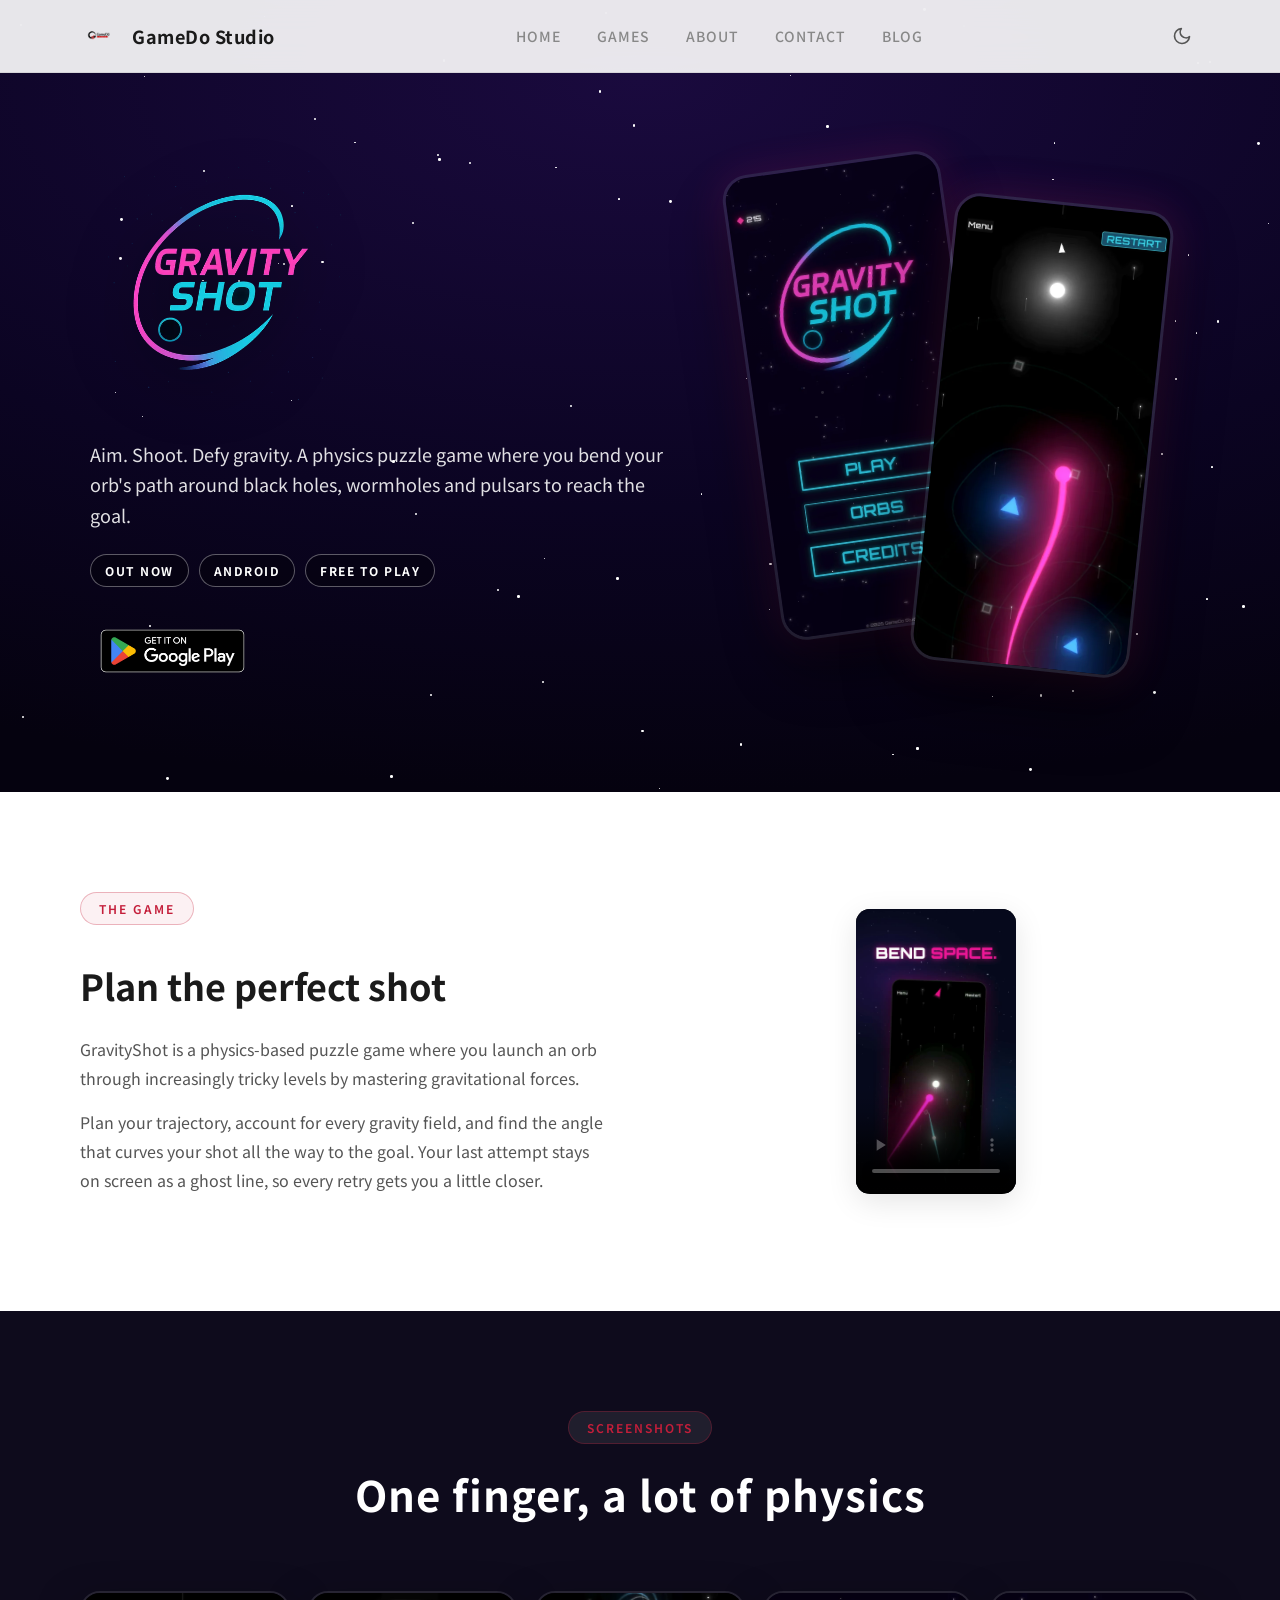
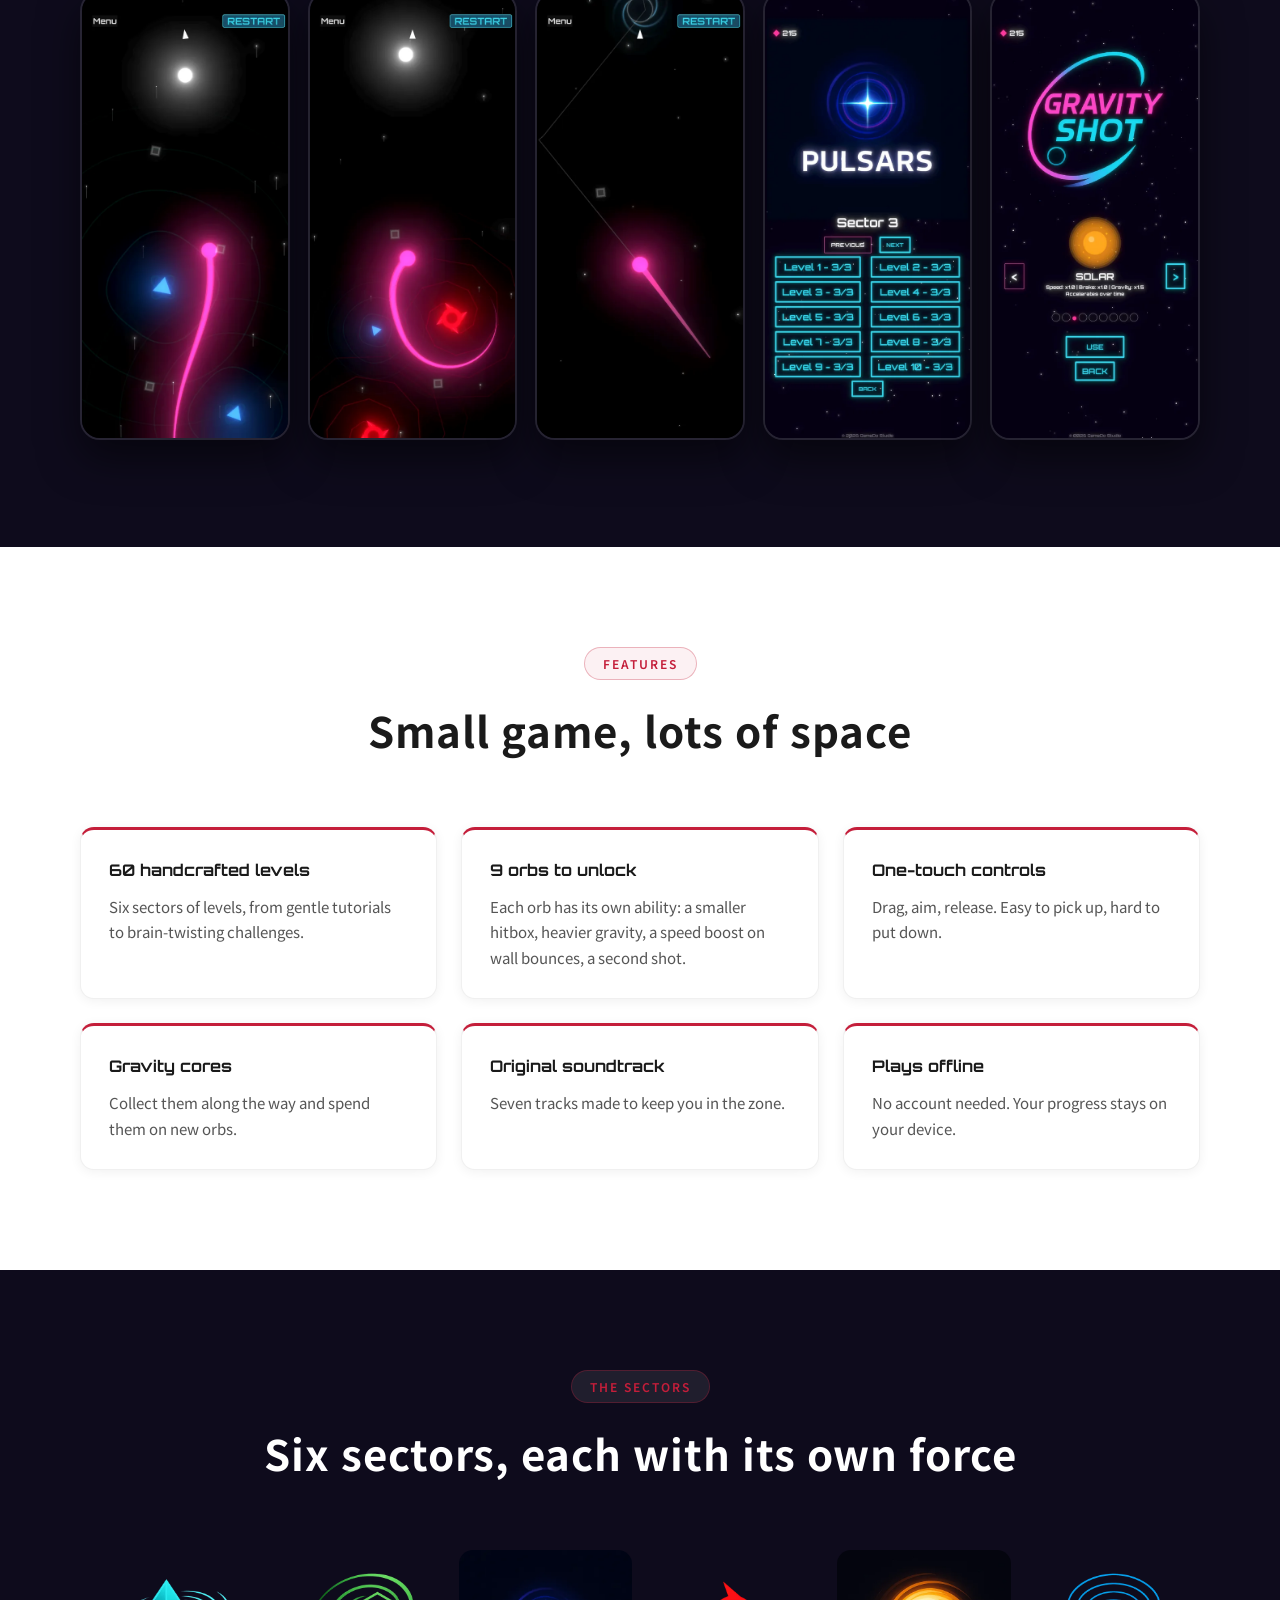
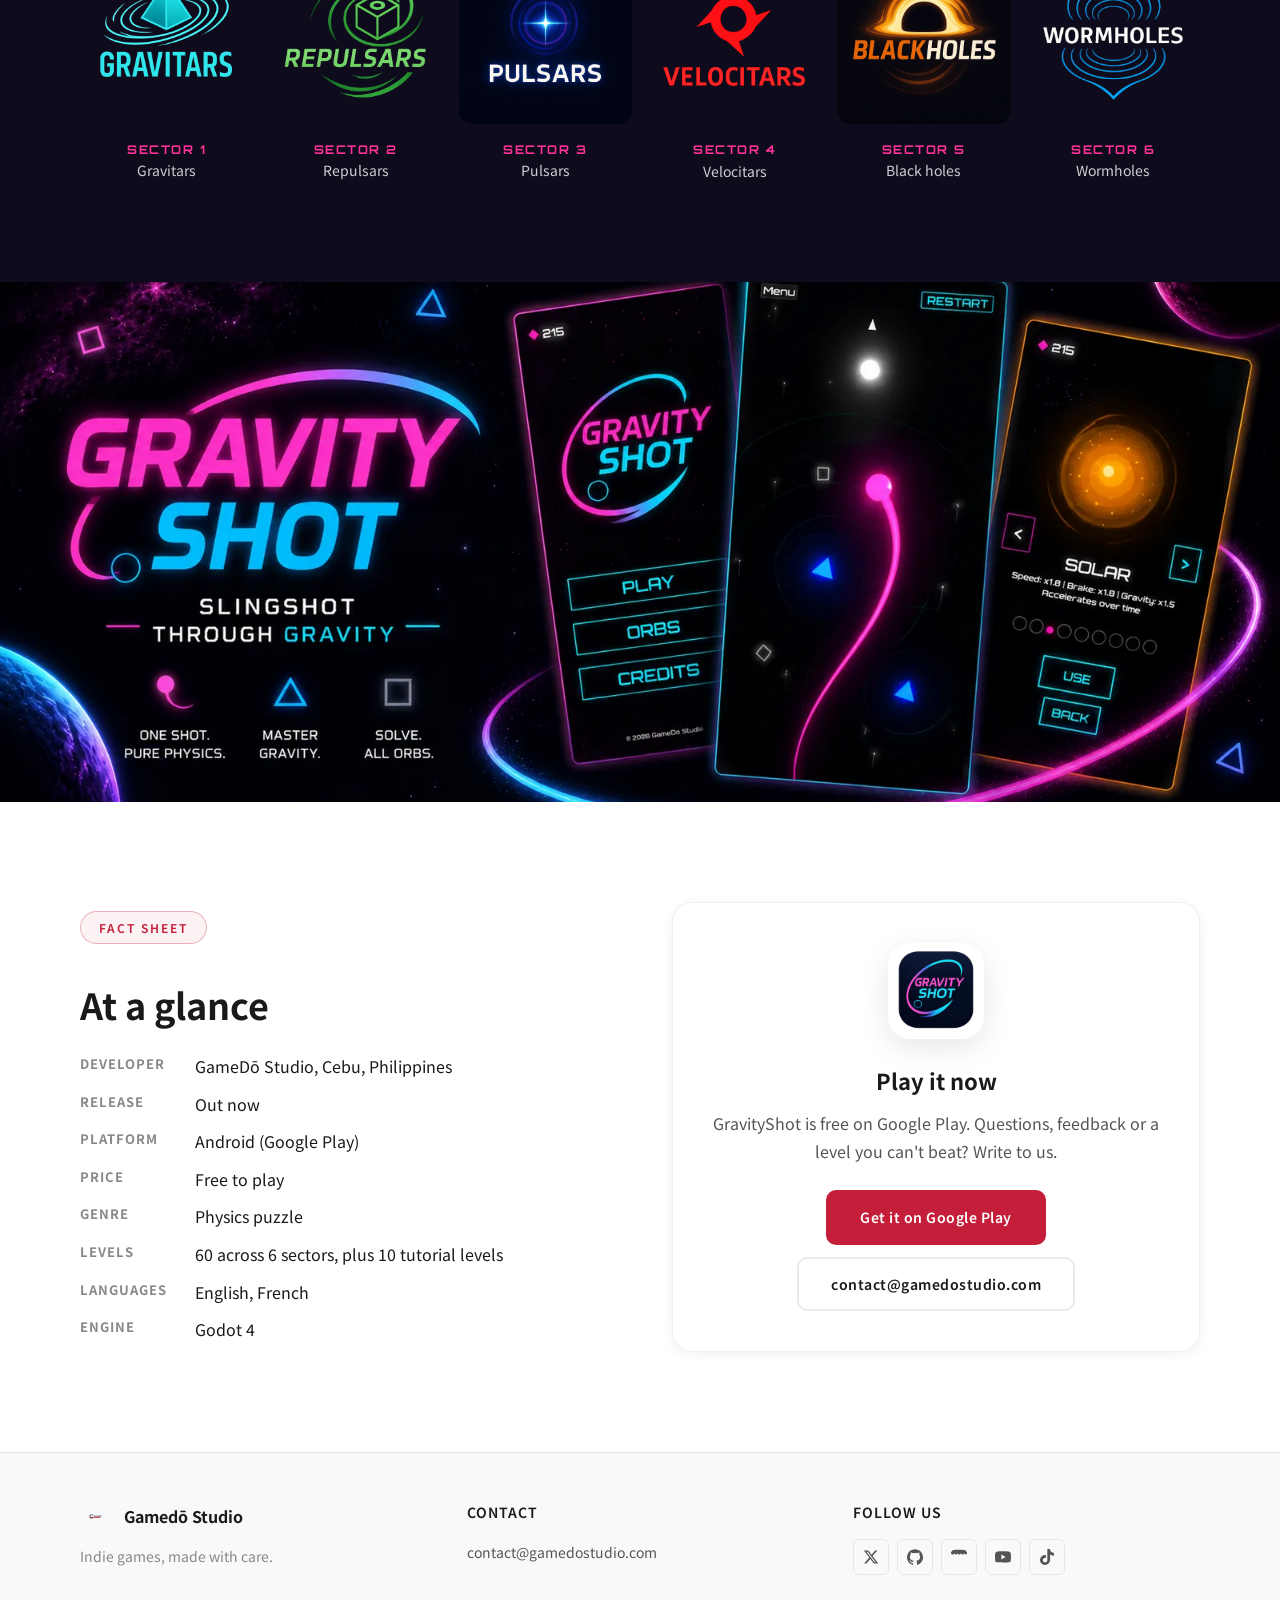
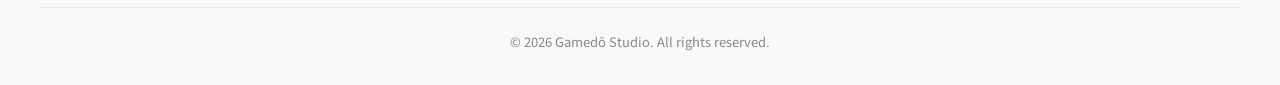
<file: gravityshot.html>
<!DOCTYPE html>
<html lang="en">
<head>
    <meta charset="UTF-8">
    <meta name="viewport" content="width=device-width, initial-scale=1.0">
    <title>GravityShot — GameDō Studio</title>
    <meta name="description" content="GravityShot is GameDō Studio's physics puzzle game for Android: bend your orb's path around black holes, wormholes and pulsars across 60 handcrafted levels. Free on Google Play.">
    <link rel="canonical" href="https://gamedostudio.com/gravityshot">
    <meta property="og:title" content="GravityShot — GameDō Studio">
    <meta property="og:description" content="GravityShot is GameDō Studio's physics puzzle game for Android: bend your orb's path around black holes, wormholes and pulsars across 60 handcrafted levels. Free on Google Play.">
    <meta property="og:url" content="https://gamedostudio.com/gravityshot">
    <meta property="og:type" content="website">
    <meta property="og:image" content="https://gamedostudio.com/assets/images/games/gravityshot/og.jpg">
    <meta name="twitter:card" content="summary_large_image">
    <link rel="stylesheet" href="styles.css?v=20261118a">
    <link rel="preconnect" href="https://fonts.googleapis.com">
    <link rel="preconnect" href="https://fonts.gstatic.com" crossorigin>
    <link href="https://fonts.googleapis.com/css2?family=Noto+Sans+JP:wght@300;400;500;700&family=Orbitron:wght@400;700;900&display=swap" rel="stylesheet">
    <link rel="icon" type="image/png" href="assets/images/favicon-circle.png">
    <script>document.documentElement.classList.add('js');</script>
    <script>
      (function() {
        var theme = null;
        try { theme = localStorage.getItem('theme'); } catch(e) {}
        if (theme === 'dark' || theme === 'light') {
          document.documentElement.setAttribute('data-theme', theme);
        } else if (window.matchMedia && window.matchMedia('(prefers-color-scheme: dark)').matches) {
          document.documentElement.setAttribute('data-theme', 'dark');
        }
      })();
    </script>
</head>
<body>
    <a href="#main" class="skip-link">Skip to content</a>

    <!-- Navigation -->
    <nav class="navbar">
        <div class="nav-container">
            <a href="/" class="nav-logo">
                <div class="nav-logo-icon">
                    <img src="assets/images/gamedo-logo-transparent.png" alt="GameDō" class="logo-light">
                    <img src="assets/images/GameDoStudio-logo-transparent-dark.png" alt="GameDō" class="logo-dark">
                </div>
                <span class="nav-logo-text">GameDo Studio</span>
            </a>
            <ul class="nav-links">
                <li><a href="/">Home</a></li>
                <li><a href="/games">Games</a></li>
                <li><a href="/about">About</a></li>
                <li><a href="/contact">Contact</a></li>
                <li><a href="/blog">Blog</a></li>
            </ul>
            <button class="theme-toggle" aria-label="Switch to dark mode">
                <svg class="icon-moon" xmlns="http://www.w3.org/2000/svg" width="20" height="20" viewBox="0 0 24 24" fill="none" stroke="currentColor" stroke-width="2" stroke-linecap="round" stroke-linejoin="round"><path d="M21 12.79A9 9 0 1 1 11.21 3 7 7 0 0 0 21 12.79z"></path></svg>
                <svg class="icon-sun" xmlns="http://www.w3.org/2000/svg" width="20" height="20" viewBox="0 0 24 24" fill="none" stroke="currentColor" stroke-width="2" stroke-linecap="round" stroke-linejoin="round"><circle cx="12" cy="12" r="5"></circle><line x1="12" y1="1" x2="12" y2="3"></line><line x1="12" y1="21" x2="12" y2="23"></line><line x1="4.22" y1="4.22" x2="5.64" y2="5.64"></line><line x1="18.36" y1="18.36" x2="19.78" y2="19.78"></line><line x1="1" y1="12" x2="3" y2="12"></line><line x1="21" y1="12" x2="23" y2="12"></line><line x1="4.22" y1="19.78" x2="5.64" y2="18.36"></line><line x1="18.36" y1="5.64" x2="19.78" y2="4.22"></line></svg>
            </button>
            <button class="nav-hamburger" aria-label="Toggle menu">
                <span></span>
                <span></span>
                <span></span>
            </button>
        </div>
    </nav>

    <main id="main">
        <!-- Hero: text + phones -->
        <section class="gp-hero gp-hero-space gp-hero-split">
            <div class="stars-bg"></div>
            <div class="gp-hero-grid">
                <div class="gp-hero-copy">
                    <img src="assets/images/games/gravityshot/title.webp" alt="GravityShot" class="gp-hero-logo gp-hero-logo-square hero-hidden">
                    <p class="gp-hero-pitch hero-hidden">Aim. Shoot. Defy gravity. A physics puzzle game where you bend your orb's path around black holes, wormholes and pulsars to reach the goal.</p>
                    <div class="gp-tags hero-hidden">
                        <span>Out now</span><span>Android</span><span>Free to play</span>
                    </div>
                    <div class="hero-actions hero-hidden">
                        <a href="https://play.google.com/store/apps/details?id=com.gamedostudio.gravityshot" target="_blank" rel="noopener noreferrer">
                            <img src="assets/images/google-play-badge.png" alt="Get it on Google Play" class="gp-play-badge">
                        </a>
                    </div>
                </div>
                <div class="gp-hero-phones hero-hidden" aria-hidden="true">
                    <img src="assets/images/games/gravityshot/screen-menu.webp" alt="" class="gp-phone-img back">
                    <img src="assets/images/games/gravityshot/screen-play-1.webp" alt="" class="gp-phone-img front">
                </div>
            </div>
        </section>

        <!-- About -->
        <section class="gp-section">
            <div class="section-container gp-split">
                <div class="reveal-element">
                    <span class="section-badge">The game</span>
                    <h2>Plan the perfect shot</h2>
                    <p>GravityShot is a physics-based puzzle game where you launch an orb through increasingly tricky levels by mastering gravitational forces.</p>
                    <p>Plan your trajectory, account for every gravity field, and find the angle that curves your shot all the way to the goal. Your last attempt stays on screen as a ghost line, so every retry gets you a little closer.</p>
                </div>
                <div class="gp-split-media gp-trailer reveal-element">
                    <video src="assets/videos/gravityshot-trailer.mp4" poster="assets/videos/gravityshot-trailer-poster.jpg" muted loop playsinline controls preload="none" data-autoplay aria-label="GravityShot trailer"></video>
                </div>
            </div>
        </section>

        <!-- Screenshots -->
        <section class="gp-section gp-dark">
            <div class="section-container">
                <div class="section-header reveal-element">
                    <span class="section-badge">Screenshots</span>
                    <h2>One finger, a lot of physics</h2>
                </div>
                <div class="gp-phones">
                    <figure class="gp-phone reveal-element"><img src="assets/images/games/gravityshot/screen-play-1.webp" alt="GravityShot screenshot: gameplay" loading="lazy"></figure>
                    <figure class="gp-phone reveal-element"><img src="assets/images/games/gravityshot/screen-play-2.webp" alt="GravityShot screenshot: gameplay" loading="lazy"></figure>
                    <figure class="gp-phone reveal-element"><img src="assets/images/games/gravityshot/screen-play-3.webp" alt="GravityShot screenshot: gameplay" loading="lazy"></figure>
                    <figure class="gp-phone reveal-element"><img src="assets/images/games/gravityshot/screen-sector-pulsars.webp" alt="GravityShot screenshot: Sector 3, Pulsars" loading="lazy"></figure>
                    <figure class="gp-phone reveal-element"><img src="assets/images/games/gravityshot/screen-orbs.webp" alt="GravityShot screenshot: choosing an orb (Solar)" loading="lazy"></figure>
                </div>
            </div>
        </section>

        <!-- Features -->
        <section class="gp-section">
            <div class="section-container">
                <div class="section-header reveal-element">
                    <span class="section-badge">Features</span>
                    <h2>Small game, lots of space</h2>
                </div>
                <div class="gp-features">
                    <div class="gp-feature reveal-element">
                        <h3>60 handcrafted levels</h3>
                        <p>Six sectors of levels, from gentle tutorials to brain-twisting challenges.</p>
                    </div>
                    <div class="gp-feature reveal-element">
                        <h3>9 orbs to unlock</h3>
                        <p>Each orb has its own ability: a smaller hitbox, heavier gravity, a speed boost on wall bounces, a second shot.</p>
                    </div>
                    <div class="gp-feature reveal-element">
                        <h3>One-touch controls</h3>
                        <p>Drag, aim, release. Easy to pick up, hard to put down.</p>
                    </div>
                    <div class="gp-feature reveal-element">
                        <h3>Gravity cores</h3>
                        <p>Collect them along the way and spend them on new orbs.</p>
                    </div>
                    <div class="gp-feature reveal-element">
                        <h3>Original soundtrack</h3>
                        <p>Seven tracks made to keep you in the zone.</p>
                    </div>
                    <div class="gp-feature reveal-element">
                        <h3>Plays offline</h3>
                        <p>No account needed. Your progress stays on your device.</p>
                    </div>
                </div>
            </div>
        </section>

        <!-- Sectors -->
        <section class="gp-section gp-dark">
            <div class="section-container">
                <div class="section-header reveal-element">
                    <span class="section-badge">The sectors</span>
                    <h2>Six sectors, each with its own force</h2>
                </div>
                <div class="gp-cosmos-grid">
                    <figure class="gp-cosmos reveal-element"><img src="assets/images/games/gravityshot/gravitars.webp" alt="Gravitars" loading="lazy"><figcaption><strong>Sector 1</strong><span>Gravitars</span></figcaption></figure>
                    <figure class="gp-cosmos reveal-element"><img src="assets/images/games/gravityshot/repulsars.webp" alt="Repulsars" loading="lazy"><figcaption><strong>Sector 2</strong><span>Repulsars</span></figcaption></figure>
                    <figure class="gp-cosmos reveal-element"><img src="assets/images/games/gravityshot/pulsars.webp" alt="Pulsars" loading="lazy"><figcaption><strong>Sector 3</strong><span>Pulsars</span></figcaption></figure>
                    <figure class="gp-cosmos reveal-element"><img src="assets/images/games/gravityshot/velocitars.webp" alt="Velocitars" loading="lazy"><figcaption><strong>Sector 4</strong><span>Velocitars</span></figcaption></figure>
                    <figure class="gp-cosmos reveal-element"><img src="assets/images/games/gravityshot/black-holes.webp" alt="Black holes" loading="lazy"><figcaption><strong>Sector 5</strong><span>Black holes</span></figcaption></figure>
                    <figure class="gp-cosmos reveal-element"><img src="assets/images/games/gravityshot/worm-holes.webp" alt="Wormholes" loading="lazy"><figcaption><strong>Sector 6</strong><span>Wormholes</span></figcaption></figure>
                </div>
            </div>
        </section>

        <!-- Banner -->
        <section class="gp-banner reveal-element">
            <img src="assets/images/games/gravityshot/feature-phones.webp" alt="GravityShot menus and levels on three phones" loading="lazy">
        </section>

        <!-- Facts -->
        <section class="gp-section">
            <div class="section-container gp-split">
                <div class="reveal-element">
                    <span class="section-badge">Fact sheet</span>
                    <h2>At a glance</h2>
                    <dl class="gp-facts">
                        <dt>Developer</dt><dd>GameDō Studio, Cebu, Philippines</dd>
                        <dt>Release</dt><dd>Out now</dd>
                        <dt>Platform</dt><dd>Android (Google Play)</dd>
                        <dt>Price</dt><dd>Free to play</dd>
                        <dt>Genre</dt><dd>Physics puzzle</dd>
                        <dt>Levels</dt><dd>60 across 6 sectors, plus 10 tutorial levels</dd>
                        <dt>Languages</dt><dd>English, French</dd>
                        <dt>Engine</dt><dd>Godot 4</dd>
                    </dl>
                </div>
                <div class="gp-press reveal-element">
                    <img src="assets/images/games/gravityshot/icon.webp" alt="GravityShot app icon" class="gp-press-icon" loading="lazy">
                    <h3>Play it now</h3>
                    <p>GravityShot is free on Google Play. Questions, feedback or a level you can't beat? Write to us.</p>
                    <div class="gp-press-actions">
                        <a href="https://play.google.com/store/apps/details?id=com.gamedostudio.gravityshot" class="btn btn-primary" target="_blank" rel="noopener noreferrer">Get it on Google Play</a>
                        <a href="mailto:contact@gamedostudio.com" class="btn btn-outline">contact@gamedostudio.com</a>
                    </div>
                </div>
            </div>
        </section>
    </main>

    <!-- Footer -->
    <footer class="footer">
        <div class="footer-content">
            <div class="footer-brand">
                <div class="footer-logo">
                    <div class="nav-logo-icon"><img src="assets/images/gamedo-logo-transparent.png" alt="GameDō" class="logo-light"><img src="assets/images/GameDoStudio-logo-transparent-dark.png" alt="GameDō" class="logo-dark"></div>
                    <span>Gamedō Studio</span>
                </div>
                <p class="footer-tagline">Indie games, made with care.</p>
            </div>
            <div class="footer-contact">
                <h3>Contact</h3>
                <a href="mailto:contact@gamedostudio.com">contact@gamedostudio.com</a>
            </div>
            <div class="footer-social">
                <h3>Follow Us</h3>
                <div class="social-links">
                    <a href="https://x.com/GameDoStudio" class="social-link" target="_blank" rel="noopener" aria-label="X (Twitter)">
                        <svg viewBox="0 0 24 24" width="16" height="16"><path fill="currentColor" d="M18.244 2.25h3.308l-7.227 8.26 8.502 11.24H16.17l-5.214-6.817L4.99 21.75H1.68l7.73-8.835L1.254 2.25H8.08l4.713 6.231zm-1.161 17.52h1.833L7.084 4.126H5.117z"/></svg>
                    </a>
                    <a href="https://github.com/GameDoStudio" class="social-link" target="_blank" rel="noopener" aria-label="GitHub">
                        <svg viewBox="0 0 24 24" width="16" height="16"><path fill="currentColor" d="M12 .297c-6.63 0-12 5.373-12 12 0 5.303 3.438 9.8 8.205 11.385.6.113.82-.258.82-.577 0-.285-.01-1.04-.015-2.04-3.338.724-4.042-1.61-4.042-1.61C4.422 18.07 3.633 17.7 3.633 17.7c-1.087-.744.084-.729.084-.729 1.205.084 1.838 1.236 1.838 1.236 1.07 1.835 2.809 1.305 3.495.998.108-.776.417-1.305.76-1.605-2.665-.3-5.466-1.332-5.466-5.93 0-1.31.465-2.38 1.235-3.22-.135-.303-.54-1.523.105-3.176 0 0 1.005-.322 3.3 1.23.96-.267 1.98-.399 3-.405 1.02.006 2.04.138 3 .405 2.28-1.552 3.285-1.23 3.285-1.23.645 1.653.24 2.873.12 3.176.765.84 1.23 1.91 1.23 3.22 0 4.61-2.805 5.625-5.475 5.92.42.36.81 1.096.81 2.22 0 1.606-.015 2.896-.015 3.286 0 .315.21.69.825.57C20.565 22.092 24 17.592 24 12.297c0-6.627-5.373-12-12-12"/></svg>
                    </a>
                    <a href="https://gamedostudio.itch.io/" class="social-link" target="_blank" rel="noopener" aria-label="itch.io">
                        <svg viewBox="0 0 24 24" width="16" height="16"><path fill="currentColor" d="M3.13 1.338C2.08 1.96.02 4.328 0 4.95v1.03c0 1.303 1.22 2.45 2.325 2.45 1.33 0 2.436-1.058 2.436-2.336 0 1.278 1.07 2.336 2.4 2.336 1.328 0 2.362-1.058 2.362-2.336 0 1.278 1.105 2.336 2.434 2.336h.478c1.33 0 2.434-1.058 2.434-2.336 0 1.278 1.034 2.336 2.362 2.336 1.33 0 2.4-1.058 2.4-2.336 0 1.278 1.106 2.336 2.435 2.336C22.78 8.43 24 7.282 24 5.98V4.95c-.02-.622-2.08-2.99-3.13-3.612a55.03 55.03 0 0 0-8.87-.338c-2.88 0-7.222.146-8.87.338z"/></svg>
                    </a>
                    <a href="https://www.youtube.com/channel/UCxA5IRppJs3cn4VRS00mbNg" class="social-link" target="_blank" rel="noopener" aria-label="YouTube">
                        <svg viewBox="0 0 24 24" width="16" height="16"><path fill="currentColor" d="M23.498 6.186a3.016 3.016 0 0 0-2.122-2.136C19.505 3.545 12 3.545 12 3.545s-7.505 0-9.377.505A3.017 3.017 0 0 0 .502 6.186C0 8.07 0 12 0 12s0 3.93.502 5.814a3.016 3.016 0 0 0 2.122 2.136c1.871.505 9.376.505 9.376.505s7.505 0 9.377-.505a3.015 3.015 0 0 0 2.122-2.136C24 15.93 24 12 24 12s0-3.93-.502-5.814zM9.545 15.568V8.432L15.818 12l-6.273 3.568z"/></svg>
                    </a>
                    <a href="https://www.tiktok.com/@gamedostudio" class="social-link" target="_blank" rel="noopener" aria-label="TikTok">
                        <svg viewBox="0 0 24 24" width="16" height="16"><path fill="currentColor" d="M12.525.02c1.31-.02 2.61-.01 3.91-.02.08 1.53.63 3.09 1.75 4.17 1.12 1.11 2.7 1.62 4.24 1.79v4.03c-1.44-.05-2.89-.35-4.2-.97-.57-.26-1.1-.59-1.62-.93-.01 2.92.01 5.84-.02 8.75-.08 1.4-.54 2.79-1.35 3.94-1.31 1.92-3.58 3.17-5.91 3.21-1.43.08-2.86-.31-4.08-1.03-2.02-1.19-3.44-3.37-3.65-5.71-.02-.5-.03-1-.01-1.49.18-1.9 1.12-3.72 2.58-4.96 1.66-1.44 3.98-2.13 6.15-1.72.02 1.48-.04 2.96-.04 4.44-.99-.32-2.15-.23-3.02.37-.63.41-1.11 1.04-1.36 1.75-.21.51-.15 1.07-.14 1.61.24 1.64 1.82 3.02 3.5 2.87 1.12-.01 2.19-.66 2.77-1.61.19-.33.4-.67.41-1.06.1-1.79.06-3.57.07-5.36.01-4.03-.01-8.05.02-12.07z"/></svg>
                    </a>
                </div>
            </div>
        </div>
        <div class="footer-bottom">
            <p>&copy; <span class="current-year"></span> Gamedō Studio. All rights reserved.</p>
        </div>
    </footer>

    <script src="animations.js?v=20261118a" defer></script>
</body>
</html>
</file>
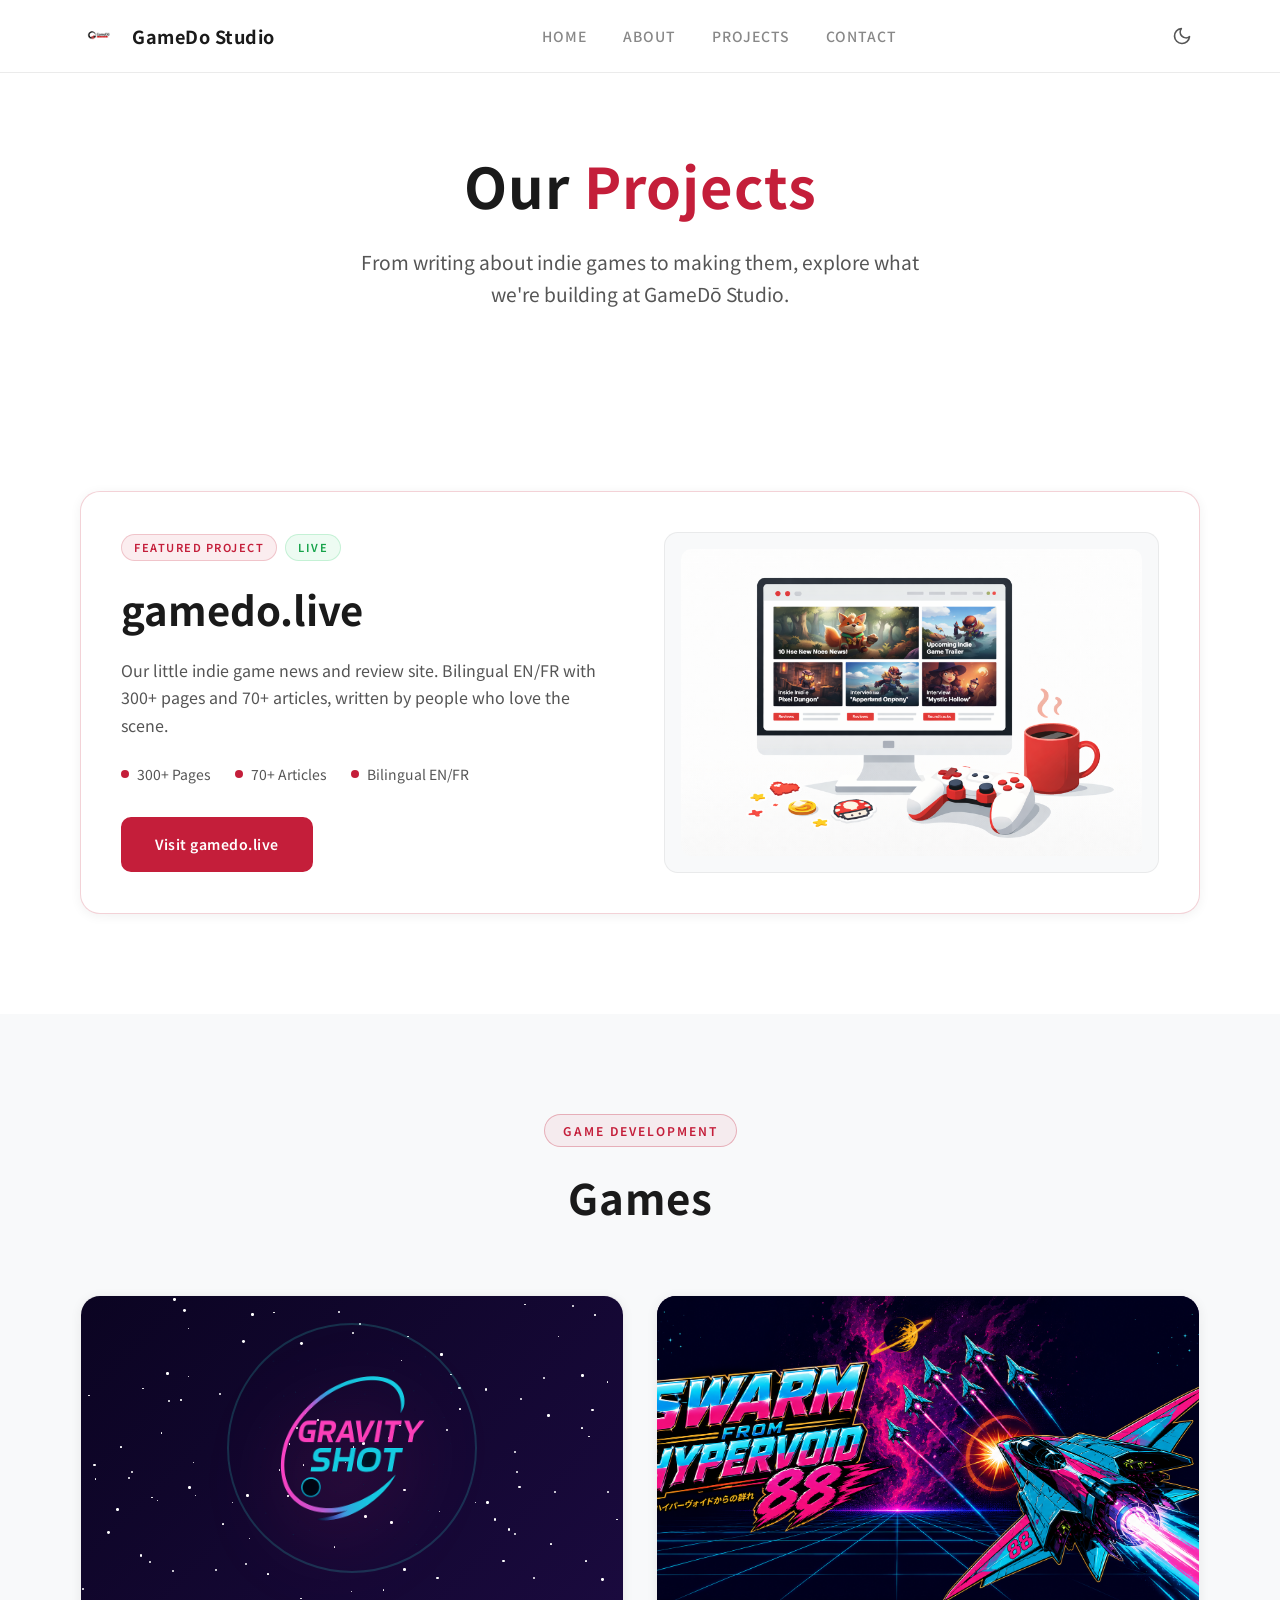
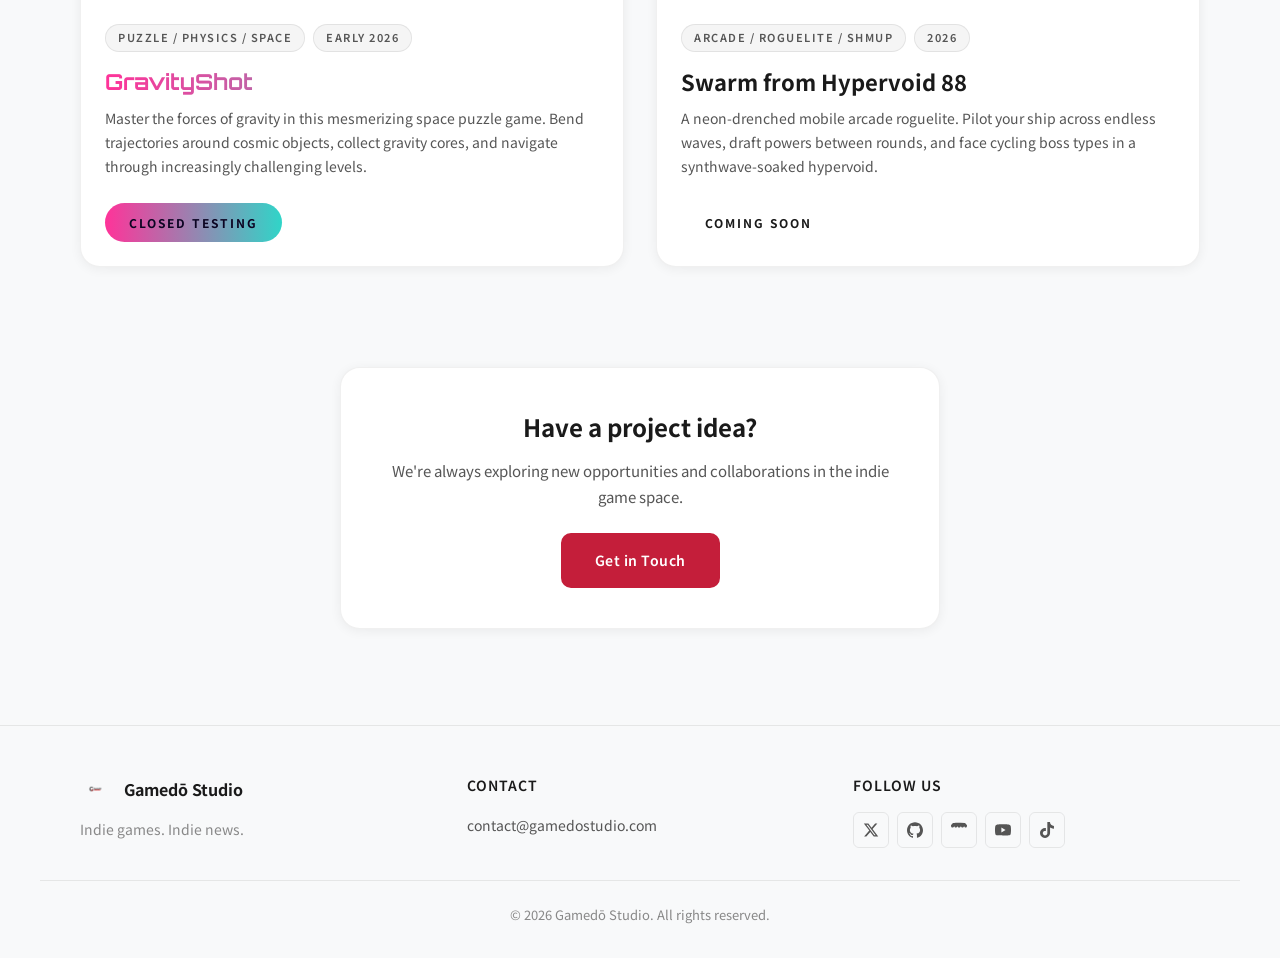
<file: projects.html>
<!DOCTYPE html>
<html lang="en">
<head>
    <meta charset="UTF-8">
    <meta name="viewport" content="width=device-width, initial-scale=1.0">
    <title>Projects — GameDō Studio</title>
    <meta name="description" content="Explore GameDō Studio's projects: gamedo.live indie game news platform and our upcoming game titles.">
    <link rel="canonical" href="https://gamedostudio.com/projects">
    <meta property="og:title" content="Projects — GameDō Studio">
    <meta property="og:description" content="Explore GameDō Studio's projects: gamedo.live indie game news platform and our upcoming game titles.">
    <meta property="og:url" content="https://gamedostudio.com/projects">
    <meta property="og:type" content="website">
    <link rel="stylesheet" href="styles.css">
    <link rel="preconnect" href="https://fonts.googleapis.com">
    <link rel="preconnect" href="https://fonts.gstatic.com" crossorigin>
    <link href="https://fonts.googleapis.com/css2?family=Noto+Sans+JP:wght@300;400;500;700&family=Orbitron:wght@400;700;900&display=swap" rel="stylesheet">
    <link rel="icon" type="image/png" href="assets/images/favicon-circle.png">
    <script>document.documentElement.classList.add('js');</script>
    <script>
      (function() {
        var theme = null;
        try { theme = localStorage.getItem('theme'); } catch(e) {}
        if (theme === 'dark' || theme === 'light') {
          document.documentElement.setAttribute('data-theme', theme);
        } else if (window.matchMedia && window.matchMedia('(prefers-color-scheme: dark)').matches) {
          document.documentElement.setAttribute('data-theme', 'dark');
        }
      })();
    </script>
</head>
<body>
    <a href="#main" class="skip-link">Skip to content</a>

    <!-- Navigation -->
    <nav class="navbar">
        <div class="nav-container">
            <a href="/" class="nav-logo">
                <div class="nav-logo-icon">
                    <img src="assets/images/gamedo-logo-transparent.png" alt="GameDō" class="logo-light">
                    <img src="assets/images/GameDoStudio-logo-transparent-dark.png" alt="GameDō" class="logo-dark">
                </div>
                <span class="nav-logo-text">GameDo Studio</span>
            </a>
            <ul class="nav-links">
                <li><a href="/">Home</a></li>
                <li><a href="/about">About</a></li>
                <li><a href="/projects">Projects</a></li>
                <li><a href="/contact">Contact</a></li>
            </ul>
            <button class="theme-toggle" aria-label="Switch to dark mode">
                <svg class="icon-moon" xmlns="http://www.w3.org/2000/svg" width="20" height="20" viewBox="0 0 24 24" fill="none" stroke="currentColor" stroke-width="2" stroke-linecap="round" stroke-linejoin="round"><path d="M21 12.79A9 9 0 1 1 11.21 3 7 7 0 0 0 21 12.79z"></path></svg>
                <svg class="icon-sun" xmlns="http://www.w3.org/2000/svg" width="20" height="20" viewBox="0 0 24 24" fill="none" stroke="currentColor" stroke-width="2" stroke-linecap="round" stroke-linejoin="round"><circle cx="12" cy="12" r="5"></circle><line x1="12" y1="1" x2="12" y2="3"></line><line x1="12" y1="21" x2="12" y2="23"></line><line x1="4.22" y1="4.22" x2="5.64" y2="5.64"></line><line x1="18.36" y1="18.36" x2="19.78" y2="19.78"></line><line x1="1" y1="12" x2="3" y2="12"></line><line x1="21" y1="12" x2="23" y2="12"></line><line x1="4.22" y1="19.78" x2="5.64" y2="18.36"></line><line x1="18.36" y1="5.64" x2="19.78" y2="4.22"></line></svg>
            </button>
            <button class="nav-hamburger" aria-label="Toggle menu">
                <span></span>
                <span></span>
                <span></span>
            </button>
        </div>
    </nav>

    <main id="main">
        <!-- Hero -->
        <section class="page-hero">
            <div class="section-container">
                <h1 class="hero-hidden">Our <span class="accent">Projects</span></h1>
                <p class="hero-subtitle hero-hidden">From writing about indie games to making them, explore what we're building at GameDō Studio.</p>
            </div>
        </section>

        <!-- Featured Project: gamedo.live -->
        <section class="featured-project-section">
            <div class="section-container">
                <div class="featured-project-card reveal-element">
                    <div class="featured-project-info">
                        <div class="badge-row">
                            <span class="badge badge-featured">Featured Project</span>
                            <span class="badge badge-live">Live</span>
                        </div>
                        <h2>gamedo.live</h2>
                        <p>Our little indie game news and review site. Bilingual EN/FR with 300+ pages and 70+ articles, written by people who love the scene.</p>
                        <div class="featured-project-stats">
                            <span class="stat-dot">300+ Pages</span>
                            <span class="stat-dot">70+ Articles</span>
                            <span class="stat-dot">Bilingual EN/FR</span>
                        </div>
                        <a href="https://gamedo.live" class="btn btn-primary" target="_blank" rel="noopener">Visit gamedo.live</a>
                    </div>
                    <div class="featured-project-image">
                        <img src="assets/images/gamedo-live.png" alt="gamedo.live — Indie game news and reviews platform">
                    </div>
                </div>
            </div>
        </section>

        <!-- Games Grid -->
        <section class="games-section">
            <div class="section-container">
                <div class="section-header reveal-element">
                    <span class="section-badge">Game Development</span>
                    <h2>Games</h2>
                </div>
            </div>
            <div class="games-grid">
                <!-- GravityShot -->
                <div class="game-card gravityshot reveal-element">
                    <div class="game-card-visual">
                        <div class="stars-bg"></div>
                        <img src="assets/images/gravityshot-logo.png" alt="GravityShot">
                        <div class="orbit-ring"></div>
                    </div>
                    <div class="game-card-content">
                        <div class="badge-row">
                            <span class="badge">Puzzle / Physics / Space</span>
                            <span class="badge">Early 2026</span>
                        </div>
                        <h3 class="game-title">GravityShot</h3>
                        <p class="game-description">Master the forces of gravity in this mesmerizing space puzzle game. Bend trajectories around cosmic objects, collect gravity cores, and navigate through increasingly challenging levels.</p>
                        <div class="game-actions">
                            <a href="https://play.google.com/store/apps/details?id=com.gamedostudio.gravityshot" target="_blank" rel="noopener noreferrer" class="coming-soon-badge internal-testing-badge">Closed Testing</a>
                        </div>
                    </div>
                </div>

                <!-- Swarm from Hypervoid 88 -->
                <div class="game-card swarm reveal-element">
                    <div class="game-card-visual">
                        <img src="assets/images/swarm-from-hypervoid-88.png" alt="Swarm from Hypervoid 88">
                        <div class="shimmer-overlay"></div>
                    </div>
                    <div class="game-card-content">
                        <div class="badge-row">
                            <span class="badge">Arcade / Roguelite / Shmup</span>
                            <span class="badge">2026</span>
                        </div>
                        <h3 class="game-title">Swarm from Hypervoid 88</h3>
                        <p class="game-description">A neon-drenched mobile arcade roguelite. Pilot your ship across endless waves, draft powers between rounds, and face cycling boss types in a synthwave-soaked hypervoid.</p>
                        <div class="game-actions">
                            <span class="coming-soon-badge">Coming Soon</span>
                        </div>
                    </div>
                </div>
            </div>
        </section>

        <!-- CTA Card -->
        <section class="cta-section">
            <div class="section-container">
                <div class="cta-card reveal-element">
                    <h3>Have a project idea?</h3>
                    <p>We're always exploring new opportunities and collaborations in the indie game space.</p>
                    <a href="/contact" class="btn btn-primary">Get in Touch</a>
                </div>
            </div>
        </section>
    </main>

    <!-- Footer -->
    <footer class="footer">
        <div class="footer-content">
            <div class="footer-brand">
                <div class="footer-logo">
                    <div class="nav-logo-icon"><img src="assets/images/gamedo-logo-transparent.png" alt="GameDō" class="logo-light"><img src="assets/images/GameDoStudio-logo-transparent-dark.png" alt="GameDō" class="logo-dark"></div>
                    <span>Gamedō Studio</span>
                </div>
                <p class="footer-tagline">Indie games. Indie news.</p>
            </div>
            <div class="footer-contact">
                <h3>Contact</h3>
                <a href="mailto:contact@gamedostudio.com">contact@gamedostudio.com</a>
            </div>
            <div class="footer-social">
                <h3>Follow Us</h3>
                <div class="social-links">
                    <a href="https://x.com/GameDoStudio" class="social-link" target="_blank" rel="noopener" aria-label="X (Twitter)">
                        <svg viewBox="0 0 24 24" width="16" height="16"><path fill="currentColor" d="M18.244 2.25h3.308l-7.227 8.26 8.502 11.24H16.17l-5.214-6.817L4.99 21.75H1.68l7.73-8.835L1.254 2.25H8.08l4.713 6.231zm-1.161 17.52h1.833L7.084 4.126H5.117z"/></svg>
                    </a>
                    <a href="https://github.com/GameDoStudio" class="social-link" target="_blank" rel="noopener" aria-label="GitHub">
                        <svg viewBox="0 0 24 24" width="16" height="16"><path fill="currentColor" d="M12 .297c-6.63 0-12 5.373-12 12 0 5.303 3.438 9.8 8.205 11.385.6.113.82-.258.82-.577 0-.285-.01-1.04-.015-2.04-3.338.724-4.042-1.61-4.042-1.61C4.422 18.07 3.633 17.7 3.633 17.7c-1.087-.744.084-.729.084-.729 1.205.084 1.838 1.236 1.838 1.236 1.07 1.835 2.809 1.305 3.495.998.108-.776.417-1.305.76-1.605-2.665-.3-5.466-1.332-5.466-5.93 0-1.31.465-2.38 1.235-3.22-.135-.303-.54-1.523.105-3.176 0 0 1.005-.322 3.3 1.23.96-.267 1.98-.399 3-.405 1.02.006 2.04.138 3 .405 2.28-1.552 3.285-1.23 3.285-1.23.645 1.653.24 2.873.12 3.176.765.84 1.23 1.91 1.23 3.22 0 4.61-2.805 5.625-5.475 5.92.42.36.81 1.096.81 2.22 0 1.606-.015 2.896-.015 3.286 0 .315.21.69.825.57C20.565 22.092 24 17.592 24 12.297c0-6.627-5.373-12-12-12"/></svg>
                    </a>
                    <a href="https://gamedostudio.itch.io/" class="social-link" target="_blank" rel="noopener" aria-label="itch.io">
                        <svg viewBox="0 0 24 24" width="16" height="16"><path fill="currentColor" d="M3.13 1.338C2.08 1.96.02 4.328 0 4.95v1.03c0 1.303 1.22 2.45 2.325 2.45 1.33 0 2.436-1.058 2.436-2.336 0 1.278 1.07 2.336 2.4 2.336 1.328 0 2.362-1.058 2.362-2.336 0 1.278 1.105 2.336 2.434 2.336h.478c1.33 0 2.434-1.058 2.434-2.336 0 1.278 1.034 2.336 2.362 2.336 1.33 0 2.4-1.058 2.4-2.336 0 1.278 1.106 2.336 2.435 2.336C22.78 8.43 24 7.282 24 5.98V4.95c-.02-.622-2.08-2.99-3.13-3.612a55.03 55.03 0 0 0-8.87-.338c-2.88 0-7.222.146-8.87.338z"/></svg>
                    </a>
                    <a href="https://www.youtube.com/channel/UCxA5IRppJs3cn4VRS00mbNg" class="social-link" target="_blank" rel="noopener" aria-label="YouTube">
                        <svg viewBox="0 0 24 24" width="16" height="16"><path fill="currentColor" d="M23.498 6.186a3.016 3.016 0 0 0-2.122-2.136C19.505 3.545 12 3.545 12 3.545s-7.505 0-9.377.505A3.017 3.017 0 0 0 .502 6.186C0 8.07 0 12 0 12s0 3.93.502 5.814a3.016 3.016 0 0 0 2.122 2.136c1.871.505 9.376.505 9.376.505s7.505 0 9.377-.505a3.015 3.015 0 0 0 2.122-2.136C24 15.93 24 12 24 12s0-3.93-.502-5.814zM9.545 15.568V8.432L15.818 12l-6.273 3.568z"/></svg>
                    </a>
                    <a href="https://www.tiktok.com/@gamedostudio" class="social-link" target="_blank" rel="noopener" aria-label="TikTok">
                        <svg viewBox="0 0 24 24" width="16" height="16"><path fill="currentColor" d="M12.525.02c1.31-.02 2.61-.01 3.91-.02.08 1.53.63 3.09 1.75 4.17 1.12 1.11 2.7 1.62 4.24 1.79v4.03c-1.44-.05-2.89-.35-4.2-.97-.57-.26-1.1-.59-1.62-.93-.01 2.92.01 5.84-.02 8.75-.08 1.4-.54 2.79-1.35 3.94-1.31 1.92-3.58 3.17-5.91 3.21-1.43.08-2.86-.31-4.08-1.03-2.02-1.19-3.44-3.37-3.65-5.71-.02-.5-.03-1-.01-1.49.18-1.9 1.12-3.72 2.58-4.96 1.66-1.44 3.98-2.13 6.15-1.72.02 1.48-.04 2.96-.04 4.44-.99-.32-2.15-.23-3.02.37-.63.41-1.11 1.04-1.36 1.75-.21.51-.15 1.07-.14 1.61.24 1.64 1.82 3.02 3.5 2.87 1.12-.01 2.19-.66 2.77-1.61.19-.33.4-.67.41-1.06.1-1.79.06-3.57.07-5.36.01-4.03-.01-8.05.02-12.07z"/></svg>
                    </a>
                </div>
            </div>
        </div>
        <div class="footer-bottom">
            <p>&copy; <span class="current-year"></span> Gamedō Studio. All rights reserved.</p>
        </div>
    </footer>

    <script src="animations.js" defer></script>
</body>
</html>
</file>
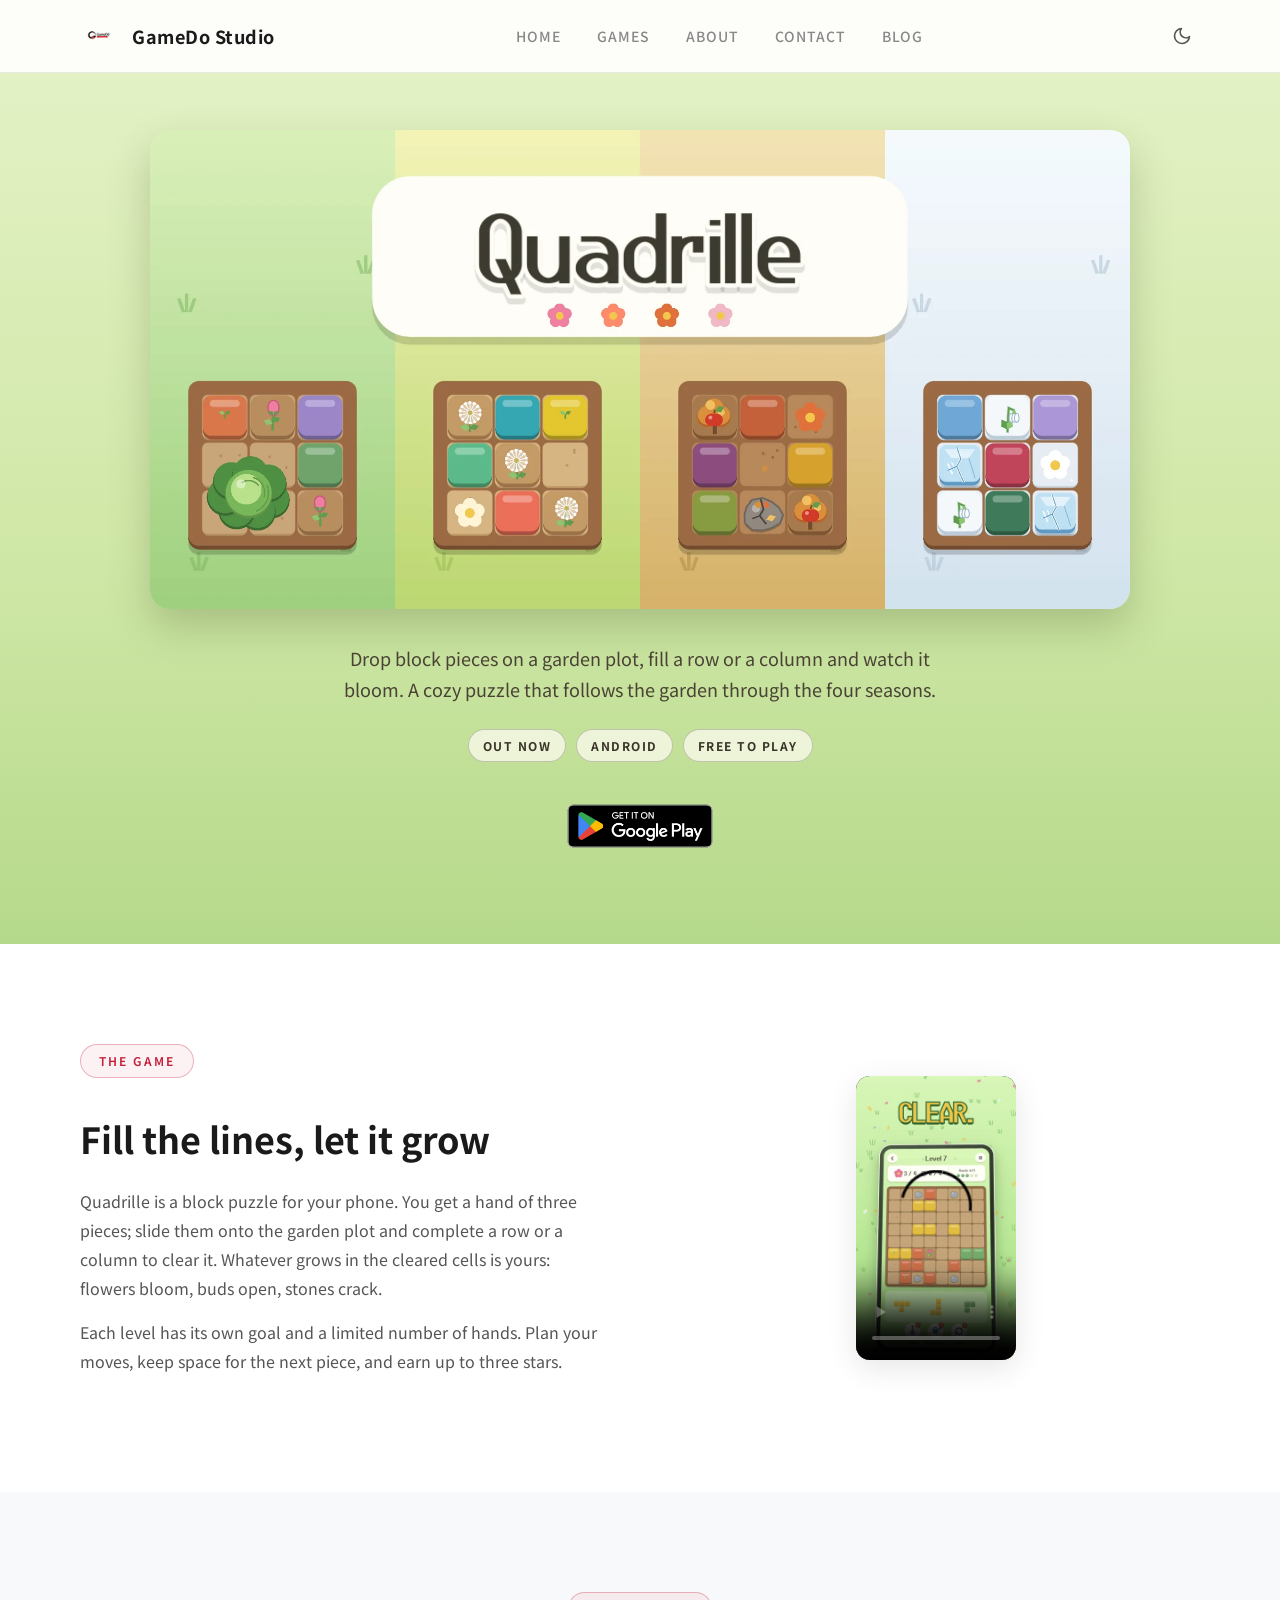
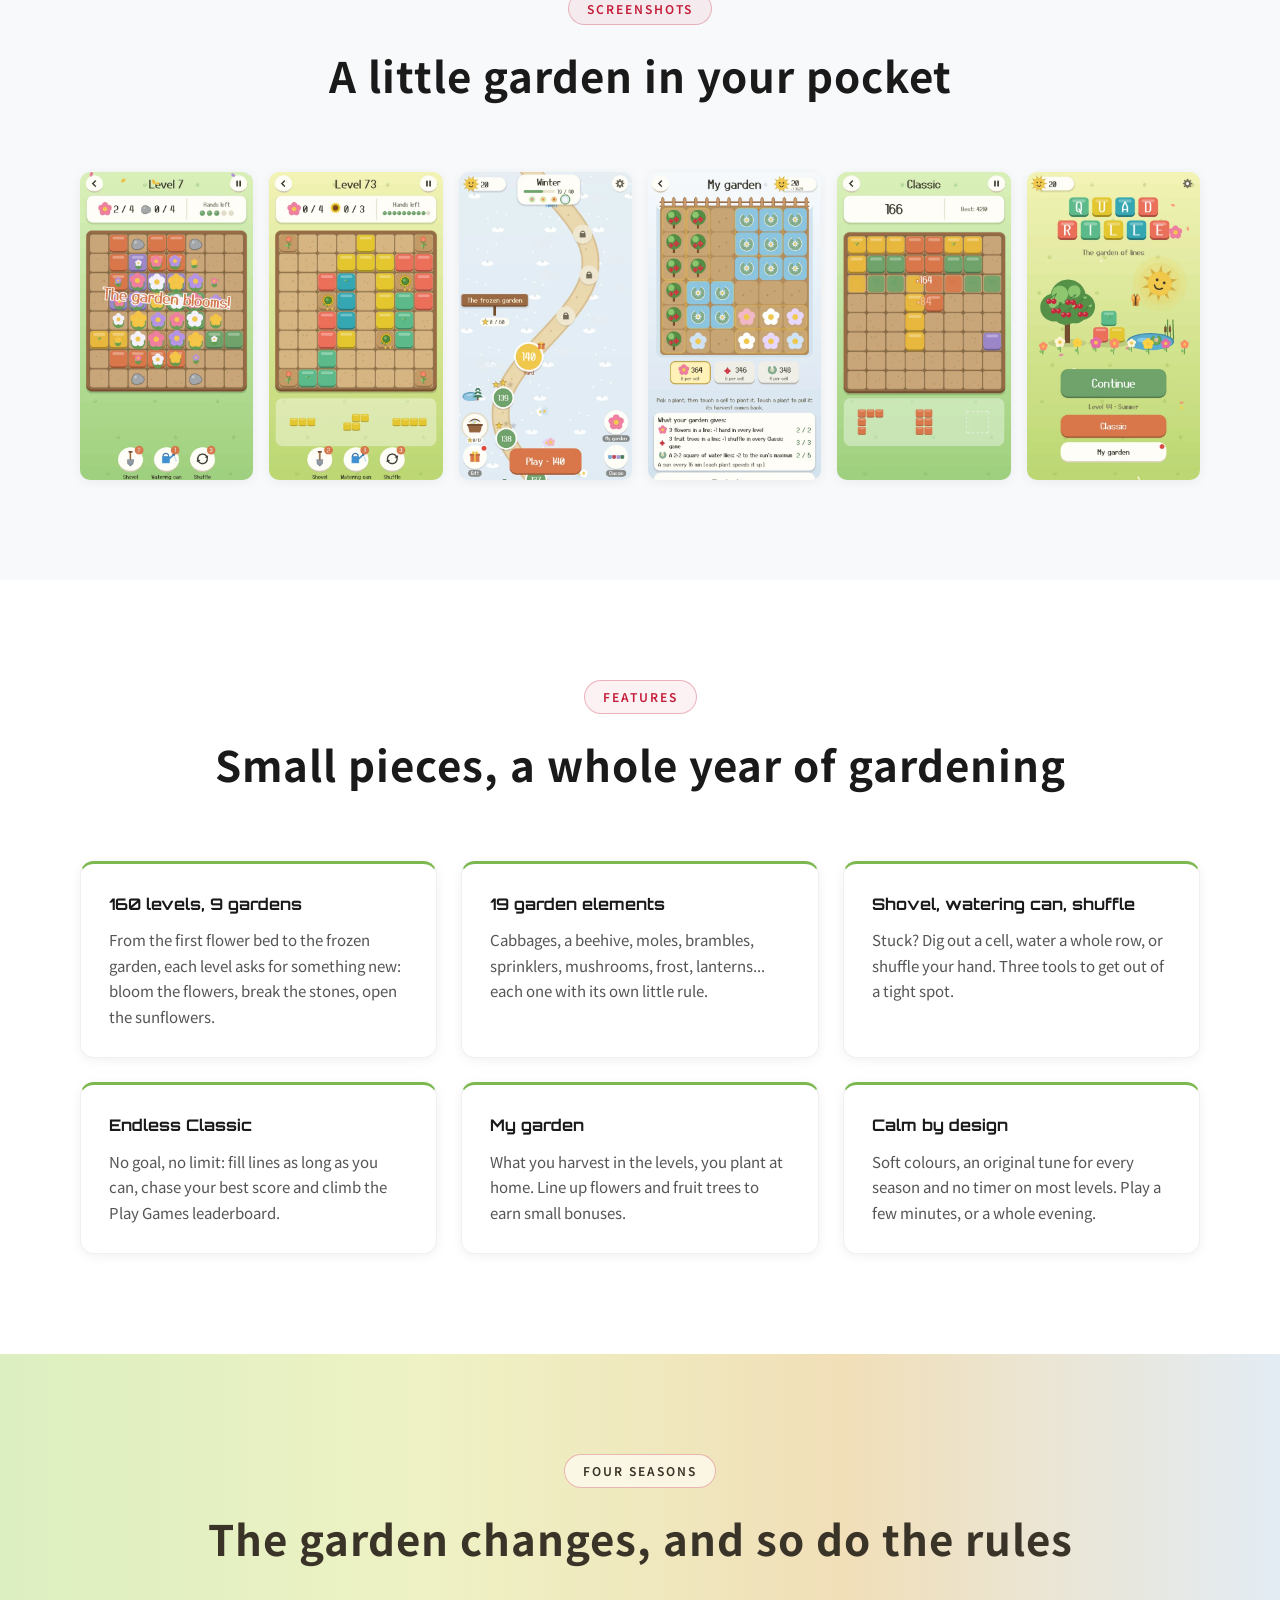
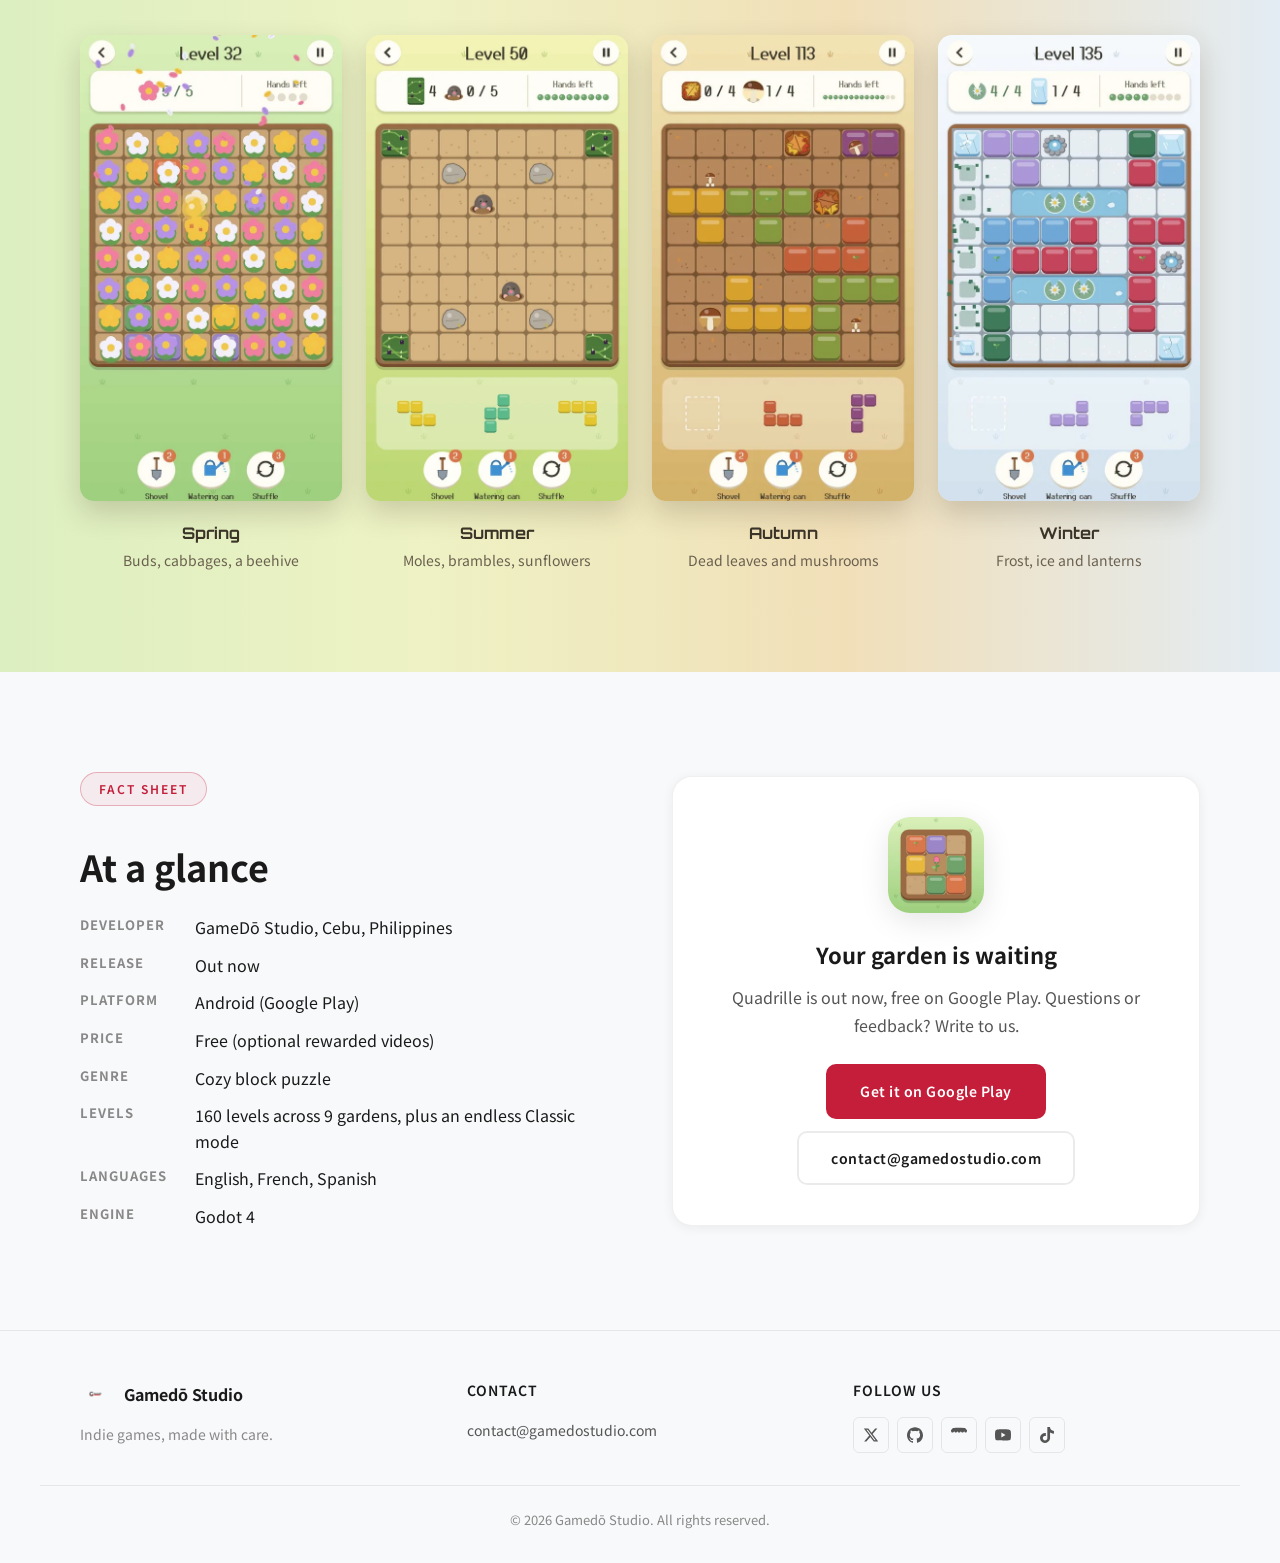
<file: quadrille.html>
<!DOCTYPE html>
<html lang="en">
<head>
    <meta charset="UTF-8">
    <meta name="viewport" content="width=device-width, initial-scale=1.0">
    <title>Quadrille — GameDō Studio</title>
    <meta name="description" content="Quadrille is GameDō Studio's cozy block puzzle for Android: fill the rows of a garden plot through four seasons, 160 levels across 9 gardens, and an endless Classic mode. Free on Google Play.">
    <link rel="canonical" href="https://gamedostudio.com/quadrille">
    <meta property="og:title" content="Quadrille — GameDō Studio">
    <meta property="og:description" content="Quadrille is GameDō Studio's cozy block puzzle for Android: fill the rows of a garden plot through four seasons, 160 levels across 9 gardens, and an endless Classic mode. Free on Google Play.">
    <meta property="og:url" content="https://gamedostudio.com/quadrille">
    <meta property="og:type" content="website">
    <meta property="og:image" content="https://gamedostudio.com/assets/images/games/quadrille/og.jpg">
    <meta name="twitter:card" content="summary_large_image">
    <link rel="stylesheet" href="styles.css?v=20261118a">
    <link rel="preconnect" href="https://fonts.googleapis.com">
    <link rel="preconnect" href="https://fonts.gstatic.com" crossorigin>
    <link href="https://fonts.googleapis.com/css2?family=Noto+Sans+JP:wght@300;400;500;700&family=Orbitron:wght@400;700;900&display=swap" rel="stylesheet">
    <link rel="icon" type="image/png" href="assets/images/favicon-circle.png">
    <script>document.documentElement.classList.add('js');</script>
    <script>
      (function() {
        var theme = null;
        try { theme = localStorage.getItem('theme'); } catch(e) {}
        if (theme === 'dark' || theme === 'light') {
          document.documentElement.setAttribute('data-theme', theme);
        } else if (window.matchMedia && window.matchMedia('(prefers-color-scheme: dark)').matches) {
          document.documentElement.setAttribute('data-theme', 'dark');
        }
      })();
    </script>
</head>
<body>
    <a href="#main" class="skip-link">Skip to content</a>

    <!-- Navigation -->
    <nav class="navbar">
        <div class="nav-container">
            <a href="/" class="nav-logo">
                <div class="nav-logo-icon">
                    <img src="assets/images/gamedo-logo-transparent.png" alt="GameDō" class="logo-light">
                    <img src="assets/images/GameDoStudio-logo-transparent-dark.png" alt="GameDō" class="logo-dark">
                </div>
                <span class="nav-logo-text">GameDo Studio</span>
            </a>
            <ul class="nav-links">
                <li><a href="/">Home</a></li>
                <li><a href="/games">Games</a></li>
                <li><a href="/about">About</a></li>
                <li><a href="/contact">Contact</a></li>
                <li><a href="/blog">Blog</a></li>
            </ul>
            <button class="theme-toggle" aria-label="Switch to dark mode">
                <svg class="icon-moon" xmlns="http://www.w3.org/2000/svg" width="20" height="20" viewBox="0 0 24 24" fill="none" stroke="currentColor" stroke-width="2" stroke-linecap="round" stroke-linejoin="round"><path d="M21 12.79A9 9 0 1 1 11.21 3 7 7 0 0 0 21 12.79z"></path></svg>
                <svg class="icon-sun" xmlns="http://www.w3.org/2000/svg" width="20" height="20" viewBox="0 0 24 24" fill="none" stroke="currentColor" stroke-width="2" stroke-linecap="round" stroke-linejoin="round"><circle cx="12" cy="12" r="5"></circle><line x1="12" y1="1" x2="12" y2="3"></line><line x1="12" y1="21" x2="12" y2="23"></line><line x1="4.22" y1="4.22" x2="5.64" y2="5.64"></line><line x1="18.36" y1="18.36" x2="19.78" y2="19.78"></line><line x1="1" y1="12" x2="3" y2="12"></line><line x1="21" y1="12" x2="23" y2="12"></line><line x1="4.22" y1="19.78" x2="5.64" y2="18.36"></line><line x1="18.36" y1="5.64" x2="19.78" y2="4.22"></line></svg>
            </button>
            <button class="nav-hamburger" aria-label="Toggle menu">
                <span></span>
                <span></span>
                <span></span>
            </button>
        </div>
    </nav>

    <main id="main" class="q-page">
        <!-- Hero -->
        <section class="gp-hero q-hero">
            <div class="gp-hero-inner">
                <img src="assets/images/games/quadrille/key-art.webp" alt="Quadrille: a garden plot for each season" class="q-hero-art hero-hidden" width="1920" height="938">
                <p class="gp-hero-pitch hero-hidden">Drop block pieces on a garden plot, fill a row or a column and watch it bloom. A cozy puzzle that follows the garden through the four seasons.</p>
                <div class="gp-tags hero-hidden">
                    <span>Out now</span><span>Android</span><span>Free to play</span>
                </div>
                <div class="hero-actions hero-hidden">
                    <a href="https://play.google.com/store/apps/details?id=com.gamedostudio.quadrille" target="_blank" rel="noopener noreferrer">
                        <img src="assets/images/google-play-badge.png" alt="Get it on Google Play" class="gp-play-badge">
                    </a>
                </div>
            </div>
        </section>

        <!-- About -->
        <section class="gp-section">
            <div class="section-container gp-split">
                <div class="reveal-element">
                    <span class="section-badge">The game</span>
                    <h2>Fill the lines, let it grow</h2>
                    <p>Quadrille is a block puzzle for your phone. You get a hand of three pieces; slide them onto the garden plot and complete a row or a column to clear it. Whatever grows in the cleared cells is yours: flowers bloom, buds open, stones crack.</p>
                    <p>Each level has its own goal and a limited number of hands. Plan your moves, keep space for the next piece, and earn up to three stars.</p>
                </div>
                <div class="gp-split-media gp-trailer reveal-element">
                    <video src="assets/videos/quadrille-trailer.mp4" poster="assets/videos/quadrille-trailer-poster.jpg" muted loop playsinline controls preload="none" data-autoplay aria-label="Quadrille trailer"></video>
                </div>
            </div>
        </section>

        <!-- Screenshots -->
        <section class="gp-section gp-alt">
            <div class="section-container">
                <div class="section-header reveal-element">
                    <span class="section-badge">Screenshots</span>
                    <h2>A little garden in your pocket</h2>
                </div>
                <div class="gp-gallery q-gallery">
                    <a href="assets/images/games/quadrille/screen-bloom.webp" class="gp-art reveal-element" target="_blank" rel="noopener"><img src="assets/images/games/quadrille/screen-bloom.webp" alt="Quadrille screenshot: level 7, the spring garden in full bloom" loading="lazy" width="540" height="960"></a>
                    <a href="assets/images/games/quadrille/screen-summer.webp" class="gp-art reveal-element" target="_blank" rel="noopener"><img src="assets/images/games/quadrille/screen-summer.webp" alt="Quadrille screenshot: level 73, sunflowers that open with a double line" loading="lazy" width="540" height="960"></a>
                    <a href="assets/images/games/quadrille/screen-map.webp" class="gp-art reveal-element" target="_blank" rel="noopener"><img src="assets/images/games/quadrille/screen-map.webp" alt="Quadrille screenshot: the winter map and the frozen garden" loading="lazy" width="540" height="960"></a>
                    <a href="assets/images/games/quadrille/screen-garden.webp" class="gp-art reveal-element" target="_blank" rel="noopener"><img src="assets/images/games/quadrille/screen-garden.webp" alt="Quadrille screenshot: My garden, planted with the harvest" loading="lazy" width="540" height="960"></a>
                    <a href="assets/images/games/quadrille/screen-classic.webp" class="gp-art reveal-element" target="_blank" rel="noopener"><img src="assets/images/games/quadrille/screen-classic.webp" alt="Quadrille screenshot: the endless Classic mode" loading="lazy" width="540" height="960"></a>
                    <a href="assets/images/games/quadrille/screen-title.webp" class="gp-art reveal-element" target="_blank" rel="noopener"><img src="assets/images/games/quadrille/screen-title.webp" alt="Quadrille screenshot: title screen" loading="lazy" width="540" height="960"></a>
                </div>
            </div>
        </section>

        <!-- Features -->
        <section class="gp-section">
            <div class="section-container">
                <div class="section-header reveal-element">
                    <span class="section-badge">Features</span>
                    <h2>Small pieces, a whole year of gardening</h2>
                </div>
                <div class="gp-features q-features">
                    <div class="gp-feature reveal-element">
                        <h3>160 levels, 9 gardens</h3>
                        <p>From the first flower bed to the frozen garden, each level asks for something new: bloom the flowers, break the stones, open the sunflowers.</p>
                    </div>
                    <div class="gp-feature reveal-element">
                        <h3>19 garden elements</h3>
                        <p>Cabbages, a beehive, moles, brambles, sprinklers, mushrooms, frost, lanterns... each one with its own little rule.</p>
                    </div>
                    <div class="gp-feature reveal-element">
                        <h3>Shovel, watering can, shuffle</h3>
                        <p>Stuck? Dig out a cell, water a whole row, or shuffle your hand. Three tools to get out of a tight spot.</p>
                    </div>
                    <div class="gp-feature reveal-element">
                        <h3>Endless Classic</h3>
                        <p>No goal, no limit: fill lines as long as you can, chase your best score and climb the Play Games leaderboard.</p>
                    </div>
                    <div class="gp-feature reveal-element">
                        <h3>My garden</h3>
                        <p>What you harvest in the levels, you plant at home. Line up flowers and fruit trees to earn small bonuses.</p>
                    </div>
                    <div class="gp-feature reveal-element">
                        <h3>Calm by design</h3>
                        <p>Soft colours, an original tune for every season and no timer on most levels. Play a few minutes, or a whole evening.</p>
                    </div>
                </div>
            </div>
        </section>

        <!-- Seasons -->
        <section class="gp-section q-seasons-band">
            <div class="section-container">
                <div class="section-header reveal-element">
                    <span class="section-badge">Four seasons</span>
                    <h2>The garden changes, and so do the rules</h2>
                </div>
                <div class="q-seasons">
                    <figure class="q-season reveal-element"><img src="assets/images/games/quadrille/season-spring.webp" alt="Quadrille in spring" loading="lazy" width="540" height="960"><figcaption><strong>Spring</strong><span>Buds, cabbages, a beehive</span></figcaption></figure>
                    <figure class="q-season reveal-element"><img src="assets/images/games/quadrille/season-summer.webp" alt="Quadrille in summer" loading="lazy" width="540" height="960"><figcaption><strong>Summer</strong><span>Moles, brambles, sunflowers</span></figcaption></figure>
                    <figure class="q-season reveal-element"><img src="assets/images/games/quadrille/season-autumn.webp" alt="Quadrille in autumn" loading="lazy" width="540" height="960"><figcaption><strong>Autumn</strong><span>Dead leaves and mushrooms</span></figcaption></figure>
                    <figure class="q-season reveal-element"><img src="assets/images/games/quadrille/season-winter.webp" alt="Quadrille in winter" loading="lazy" width="540" height="960"><figcaption><strong>Winter</strong><span>Frost, ice and lanterns</span></figcaption></figure>
                </div>
            </div>
        </section>

        <!-- Facts -->
        <section class="gp-section gp-alt">
            <div class="section-container gp-split">
                <div class="reveal-element">
                    <span class="section-badge">Fact sheet</span>
                    <h2>At a glance</h2>
                    <dl class="gp-facts">
                        <dt>Developer</dt><dd>GameDō Studio, Cebu, Philippines</dd>
                        <dt>Release</dt><dd>Out now</dd>
                        <dt>Platform</dt><dd>Android (Google Play)</dd>
                        <dt>Price</dt><dd>Free (optional rewarded videos)</dd>
                        <dt>Genre</dt><dd>Cozy block puzzle</dd>
                        <dt>Levels</dt><dd>160 levels across 9 gardens, plus an endless Classic mode</dd>
                        <dt>Languages</dt><dd>English, French, Spanish</dd>
                        <dt>Engine</dt><dd>Godot 4</dd>
                    </dl>
                </div>
                <div class="gp-press reveal-element">
                    <img src="assets/images/games/quadrille/icon.webp" alt="Quadrille app icon" class="gp-press-icon" loading="lazy">
                    <h3>Your garden is waiting</h3>
                    <p>Quadrille is out now, free on Google Play. Questions or feedback? Write to us.</p>
                    <div class="gp-press-actions">
                        <a href="https://play.google.com/store/apps/details?id=com.gamedostudio.quadrille" class="btn btn-primary" target="_blank" rel="noopener noreferrer">Get it on Google Play</a>
                        <a href="mailto:contact@gamedostudio.com" class="btn btn-outline">contact@gamedostudio.com</a>
                    </div>
                </div>
            </div>
        </section>
    </main>

    <!-- Footer -->
    <footer class="footer">
        <div class="footer-content">
            <div class="footer-brand">
                <div class="footer-logo">
                    <div class="nav-logo-icon"><img src="assets/images/gamedo-logo-transparent.png" alt="GameDō" class="logo-light"><img src="assets/images/GameDoStudio-logo-transparent-dark.png" alt="GameDō" class="logo-dark"></div>
                    <span>Gamedō Studio</span>
                </div>
                <p class="footer-tagline">Indie games, made with care.</p>
            </div>
            <div class="footer-contact">
                <h3>Contact</h3>
                <a href="mailto:contact@gamedostudio.com">contact@gamedostudio.com</a>
            </div>
            <div class="footer-social">
                <h3>Follow Us</h3>
                <div class="social-links">
                    <a href="https://x.com/GameDoStudio" class="social-link" target="_blank" rel="noopener" aria-label="X (Twitter)">
                        <svg viewBox="0 0 24 24" width="16" height="16"><path fill="currentColor" d="M18.244 2.25h3.308l-7.227 8.26 8.502 11.24H16.17l-5.214-6.817L4.99 21.75H1.68l7.73-8.835L1.254 2.25H8.08l4.713 6.231zm-1.161 17.52h1.833L7.084 4.126H5.117z"/></svg>
                    </a>
                    <a href="https://github.com/GameDoStudio" class="social-link" target="_blank" rel="noopener" aria-label="GitHub">
                        <svg viewBox="0 0 24 24" width="16" height="16"><path fill="currentColor" d="M12 .297c-6.63 0-12 5.373-12 12 0 5.303 3.438 9.8 8.205 11.385.6.113.82-.258.82-.577 0-.285-.01-1.04-.015-2.04-3.338.724-4.042-1.61-4.042-1.61C4.422 18.07 3.633 17.7 3.633 17.7c-1.087-.744.084-.729.084-.729 1.205.084 1.838 1.236 1.838 1.236 1.07 1.835 2.809 1.305 3.495.998.108-.776.417-1.305.76-1.605-2.665-.3-5.466-1.332-5.466-5.93 0-1.31.465-2.38 1.235-3.22-.135-.303-.54-1.523.105-3.176 0 0 1.005-.322 3.3 1.23.96-.267 1.98-.399 3-.405 1.02.006 2.04.138 3 .405 2.28-1.552 3.285-1.23 3.285-1.23.645 1.653.24 2.873.12 3.176.765.84 1.23 1.91 1.23 3.22 0 4.61-2.805 5.625-5.475 5.92.42.36.81 1.096.81 2.22 0 1.606-.015 2.896-.015 3.286 0 .315.21.69.825.57C20.565 22.092 24 17.592 24 12.297c0-6.627-5.373-12-12-12"/></svg>
                    </a>
                    <a href="https://gamedostudio.itch.io/" class="social-link" target="_blank" rel="noopener" aria-label="itch.io">
                        <svg viewBox="0 0 24 24" width="16" height="16"><path fill="currentColor" d="M3.13 1.338C2.08 1.96.02 4.328 0 4.95v1.03c0 1.303 1.22 2.45 2.325 2.45 1.33 0 2.436-1.058 2.436-2.336 0 1.278 1.07 2.336 2.4 2.336 1.328 0 2.362-1.058 2.362-2.336 0 1.278 1.105 2.336 2.434 2.336h.478c1.33 0 2.434-1.058 2.434-2.336 0 1.278 1.034 2.336 2.362 2.336 1.33 0 2.4-1.058 2.4-2.336 0 1.278 1.106 2.336 2.435 2.336C22.78 8.43 24 7.282 24 5.98V4.95c-.02-.622-2.08-2.99-3.13-3.612a55.03 55.03 0 0 0-8.87-.338c-2.88 0-7.222.146-8.87.338z"/></svg>
                    </a>
                    <a href="https://www.youtube.com/channel/UCxA5IRppJs3cn4VRS00mbNg" class="social-link" target="_blank" rel="noopener" aria-label="YouTube">
                        <svg viewBox="0 0 24 24" width="16" height="16"><path fill="currentColor" d="M23.498 6.186a3.016 3.016 0 0 0-2.122-2.136C19.505 3.545 12 3.545 12 3.545s-7.505 0-9.377.505A3.017 3.017 0 0 0 .502 6.186C0 8.07 0 12 0 12s0 3.93.502 5.814a3.016 3.016 0 0 0 2.122 2.136c1.871.505 9.376.505 9.376.505s7.505 0 9.377-.505a3.015 3.015 0 0 0 2.122-2.136C24 15.93 24 12 24 12s0-3.93-.502-5.814zM9.545 15.568V8.432L15.818 12l-6.273 3.568z"/></svg>
                    </a>
                    <a href="https://www.tiktok.com/@gamedostudio" class="social-link" target="_blank" rel="noopener" aria-label="TikTok">
                        <svg viewBox="0 0 24 24" width="16" height="16"><path fill="currentColor" d="M12.525.02c1.31-.02 2.61-.01 3.91-.02.08 1.53.63 3.09 1.75 4.17 1.12 1.11 2.7 1.62 4.24 1.79v4.03c-1.44-.05-2.89-.35-4.2-.97-.57-.26-1.1-.59-1.62-.93-.01 2.92.01 5.84-.02 8.75-.08 1.4-.54 2.79-1.35 3.94-1.31 1.92-3.58 3.17-5.91 3.21-1.43.08-2.86-.31-4.08-1.03-2.02-1.19-3.44-3.37-3.65-5.71-.02-.5-.03-1-.01-1.49.18-1.9 1.12-3.72 2.58-4.96 1.66-1.44 3.98-2.13 6.15-1.72.02 1.48-.04 2.96-.04 4.44-.99-.32-2.15-.23-3.02.37-.63.41-1.11 1.04-1.36 1.75-.21.51-.15 1.07-.14 1.61.24 1.64 1.82 3.02 3.5 2.87 1.12-.01 2.19-.66 2.77-1.61.19-.33.4-.67.41-1.06.1-1.79.06-3.57.07-5.36.01-4.03-.01-8.05.02-12.07z"/></svg>
                    </a>
                </div>
            </div>
        </div>
        <div class="footer-bottom">
            <p>&copy; <span class="current-year"></span> Gamedō Studio. All rights reserved.</p>
        </div>
    </footer>

    <script src="animations.js?v=20261118a" defer></script>
</body>
</html>
</file>
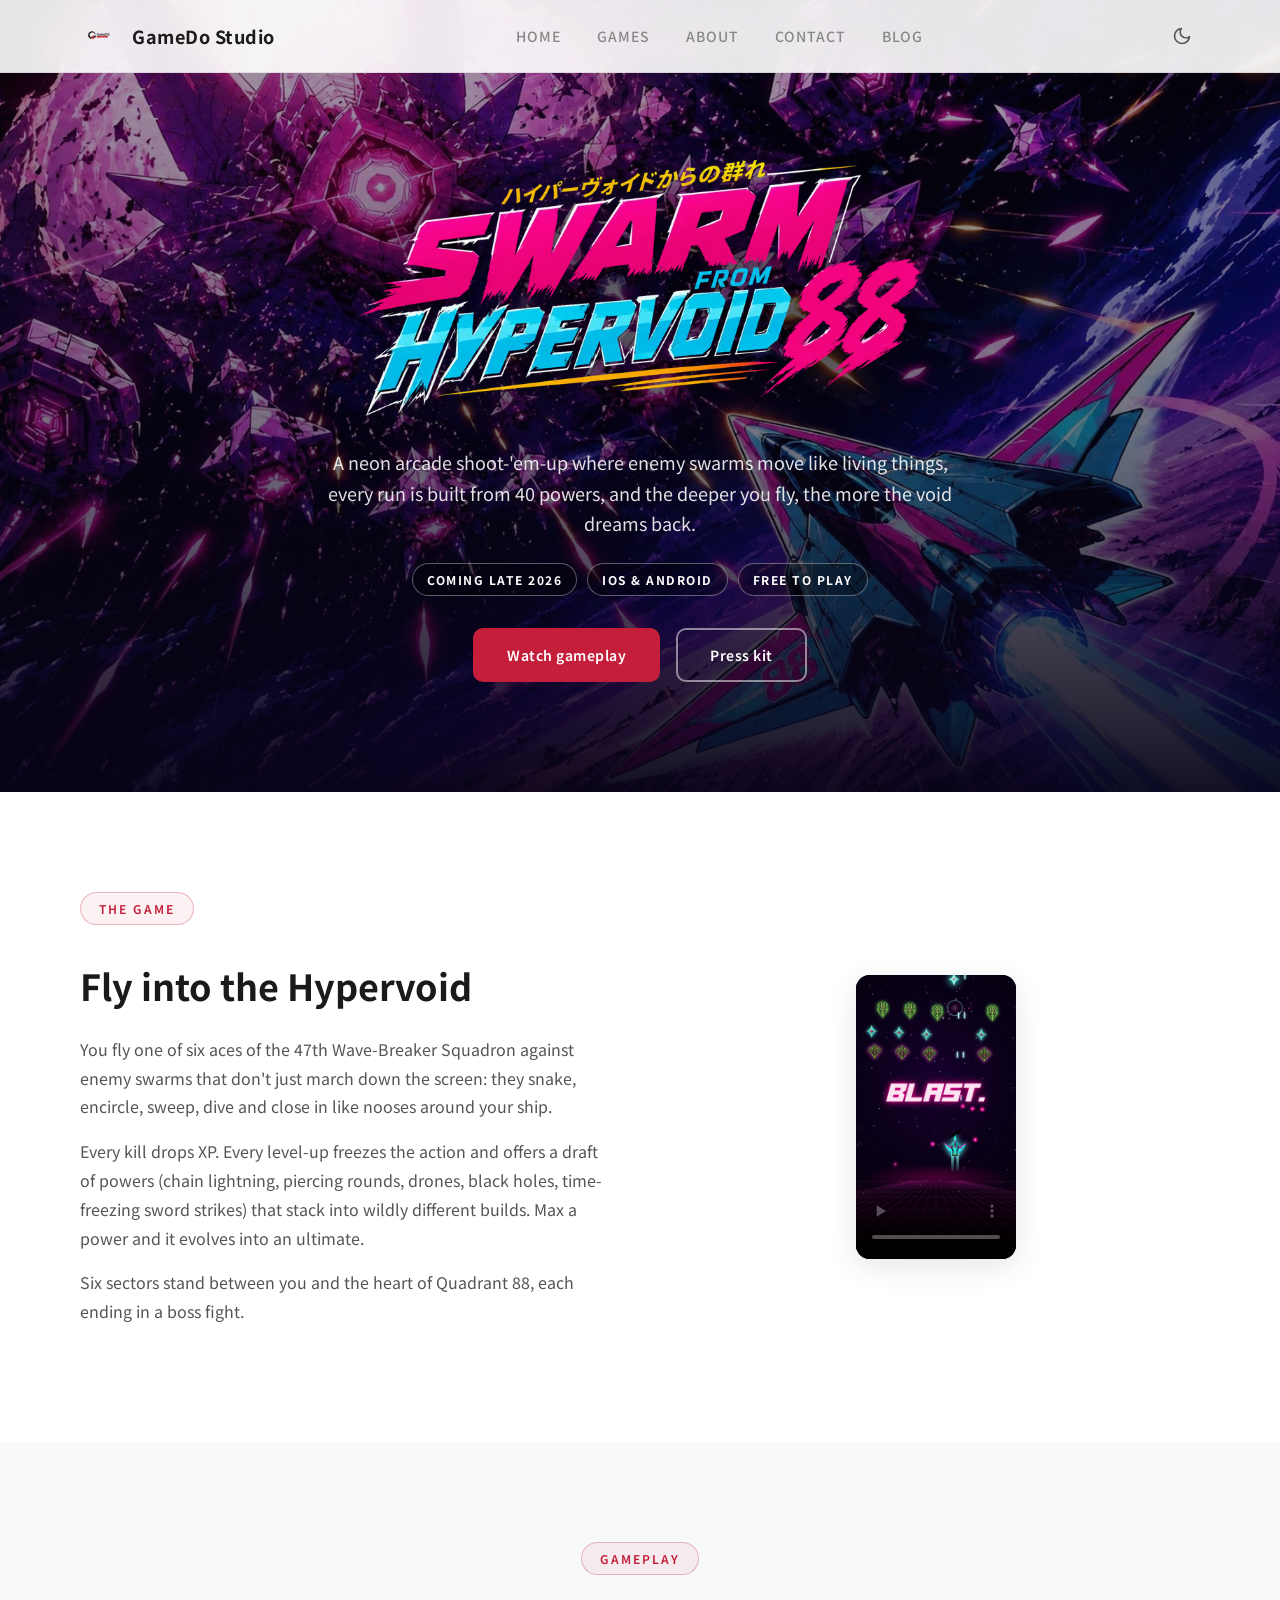
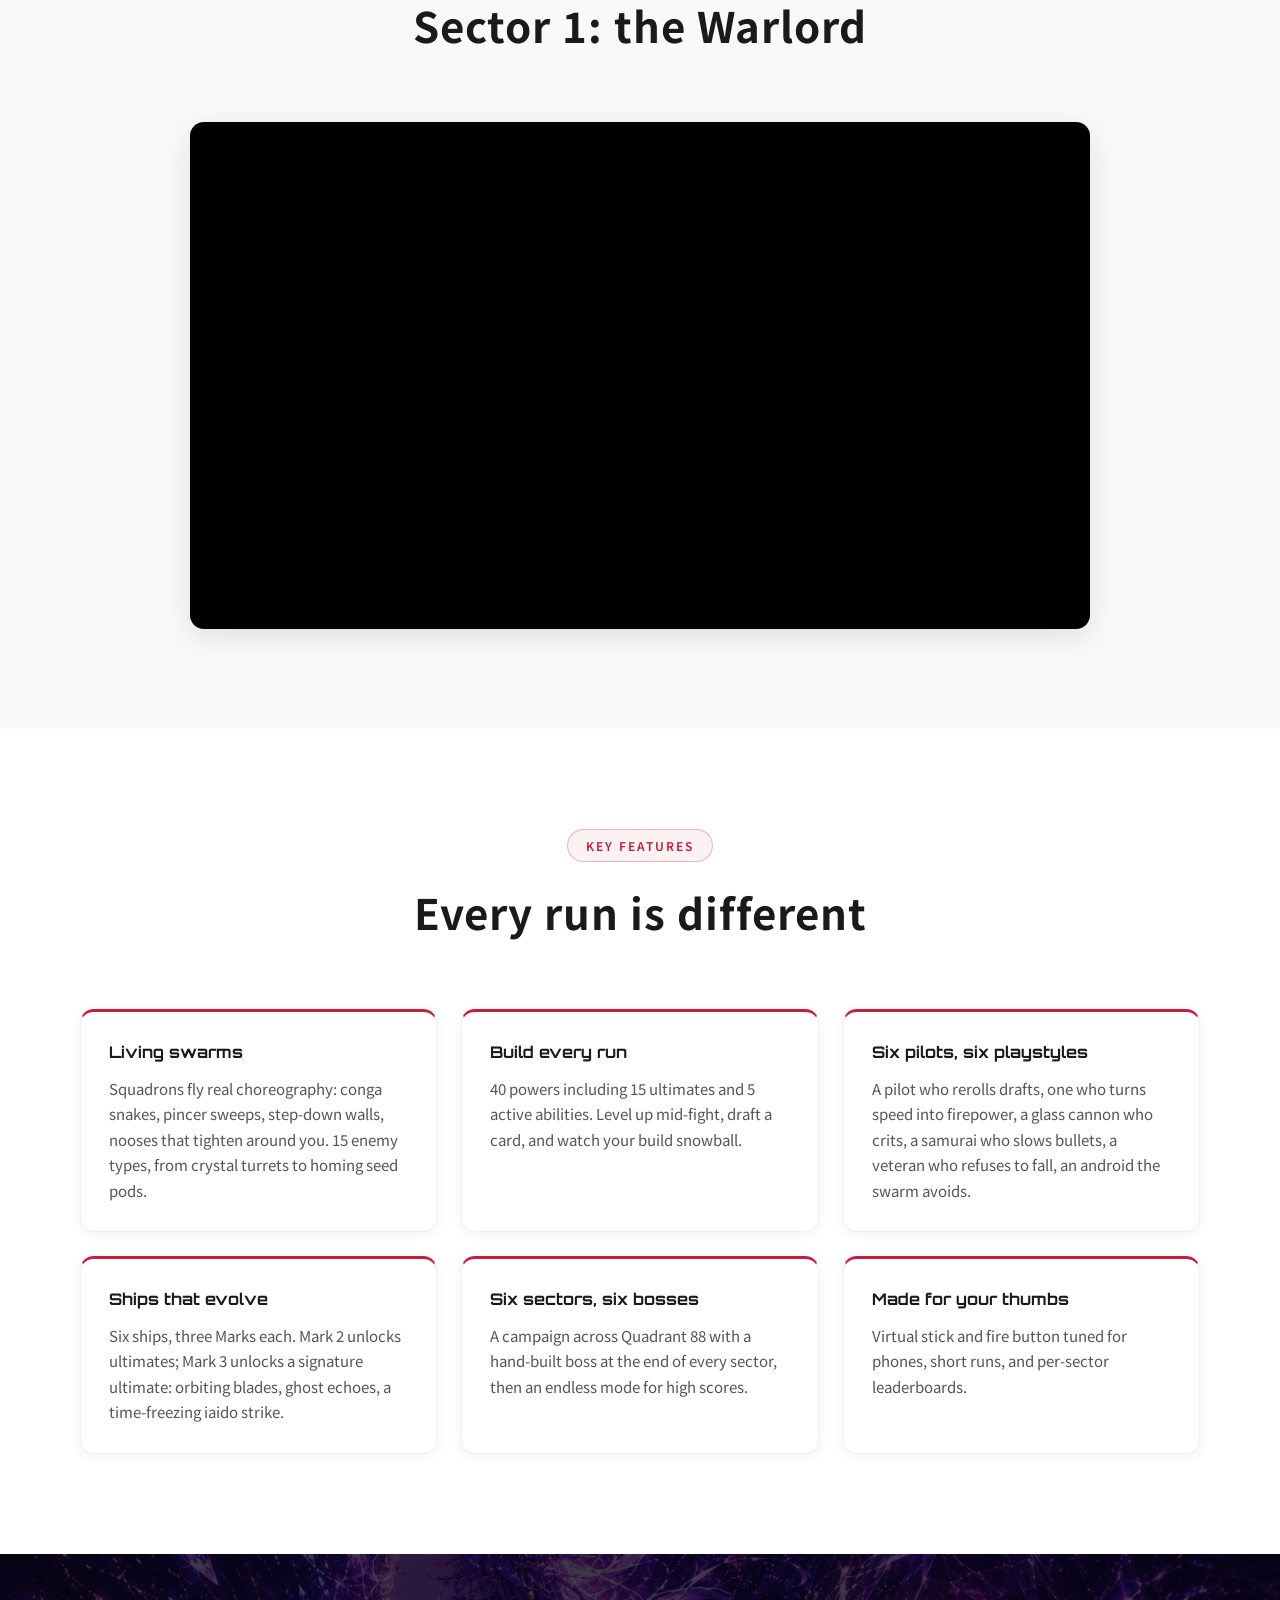
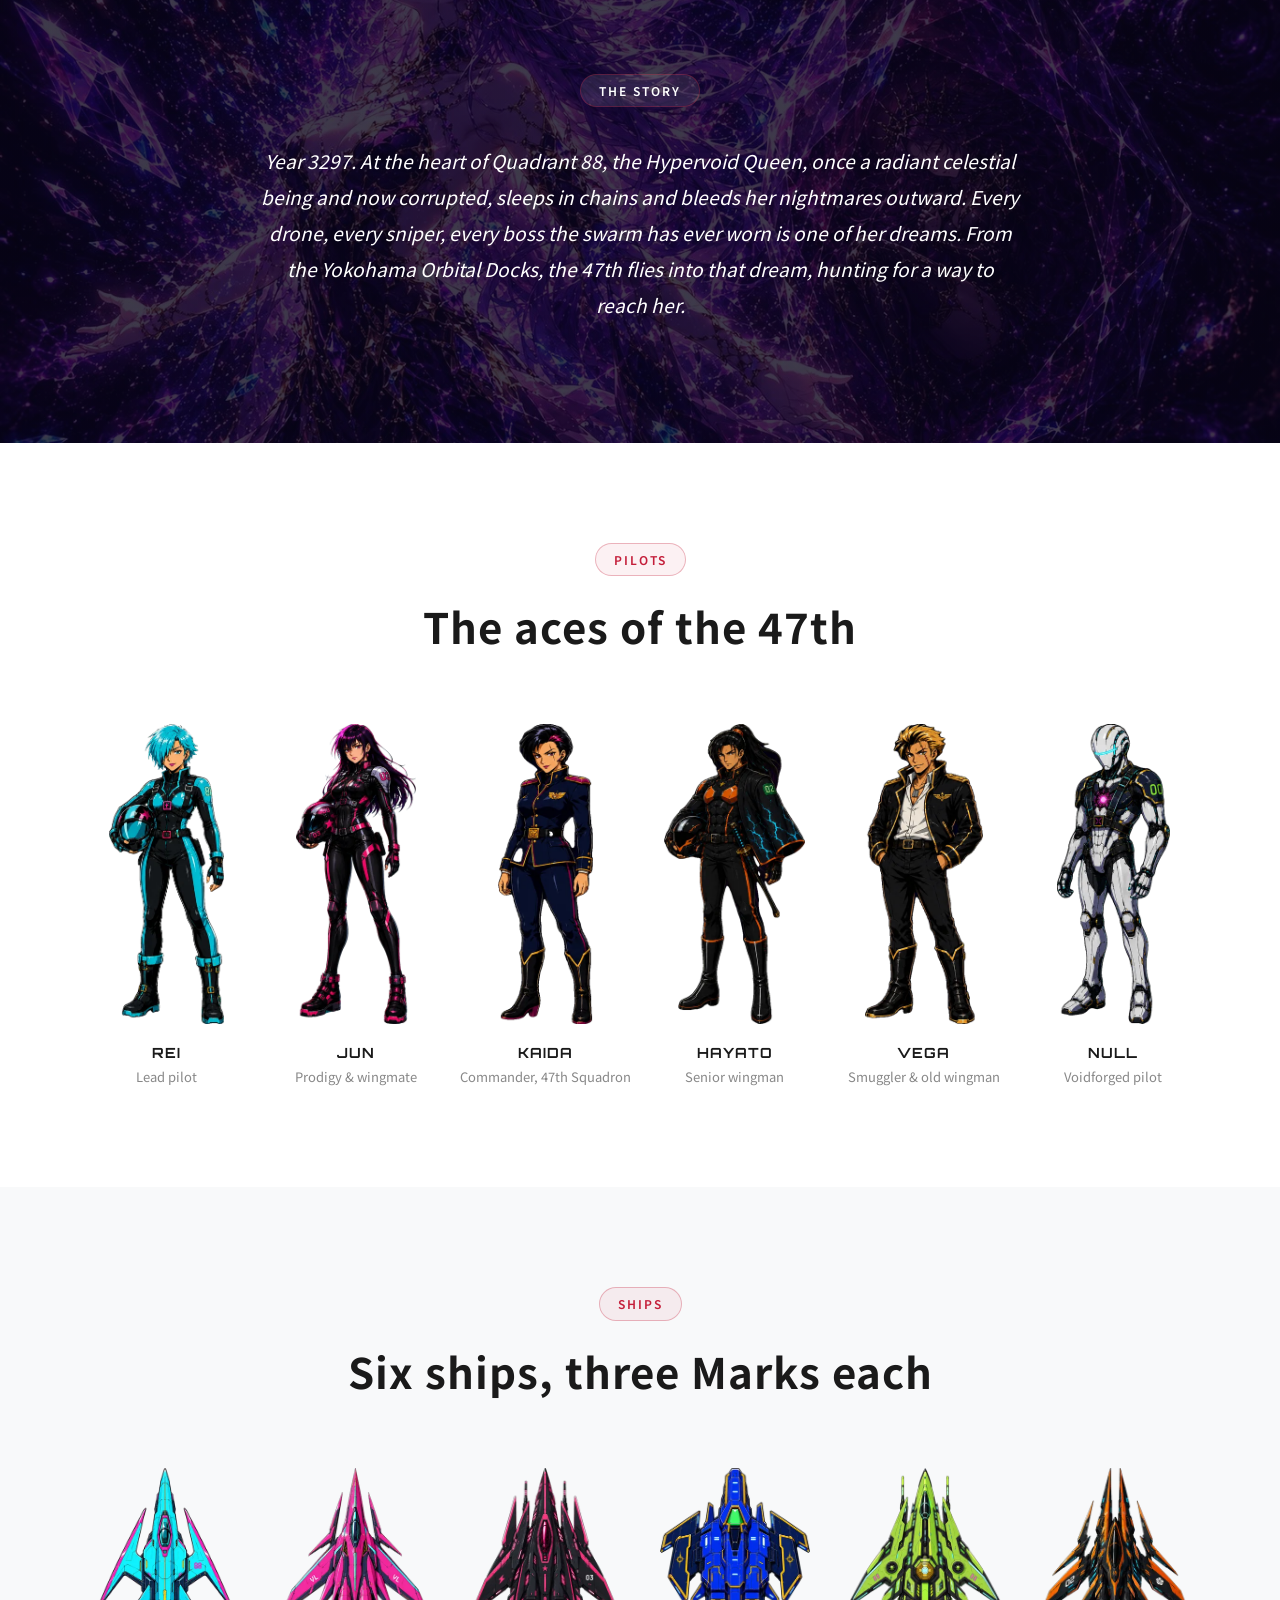
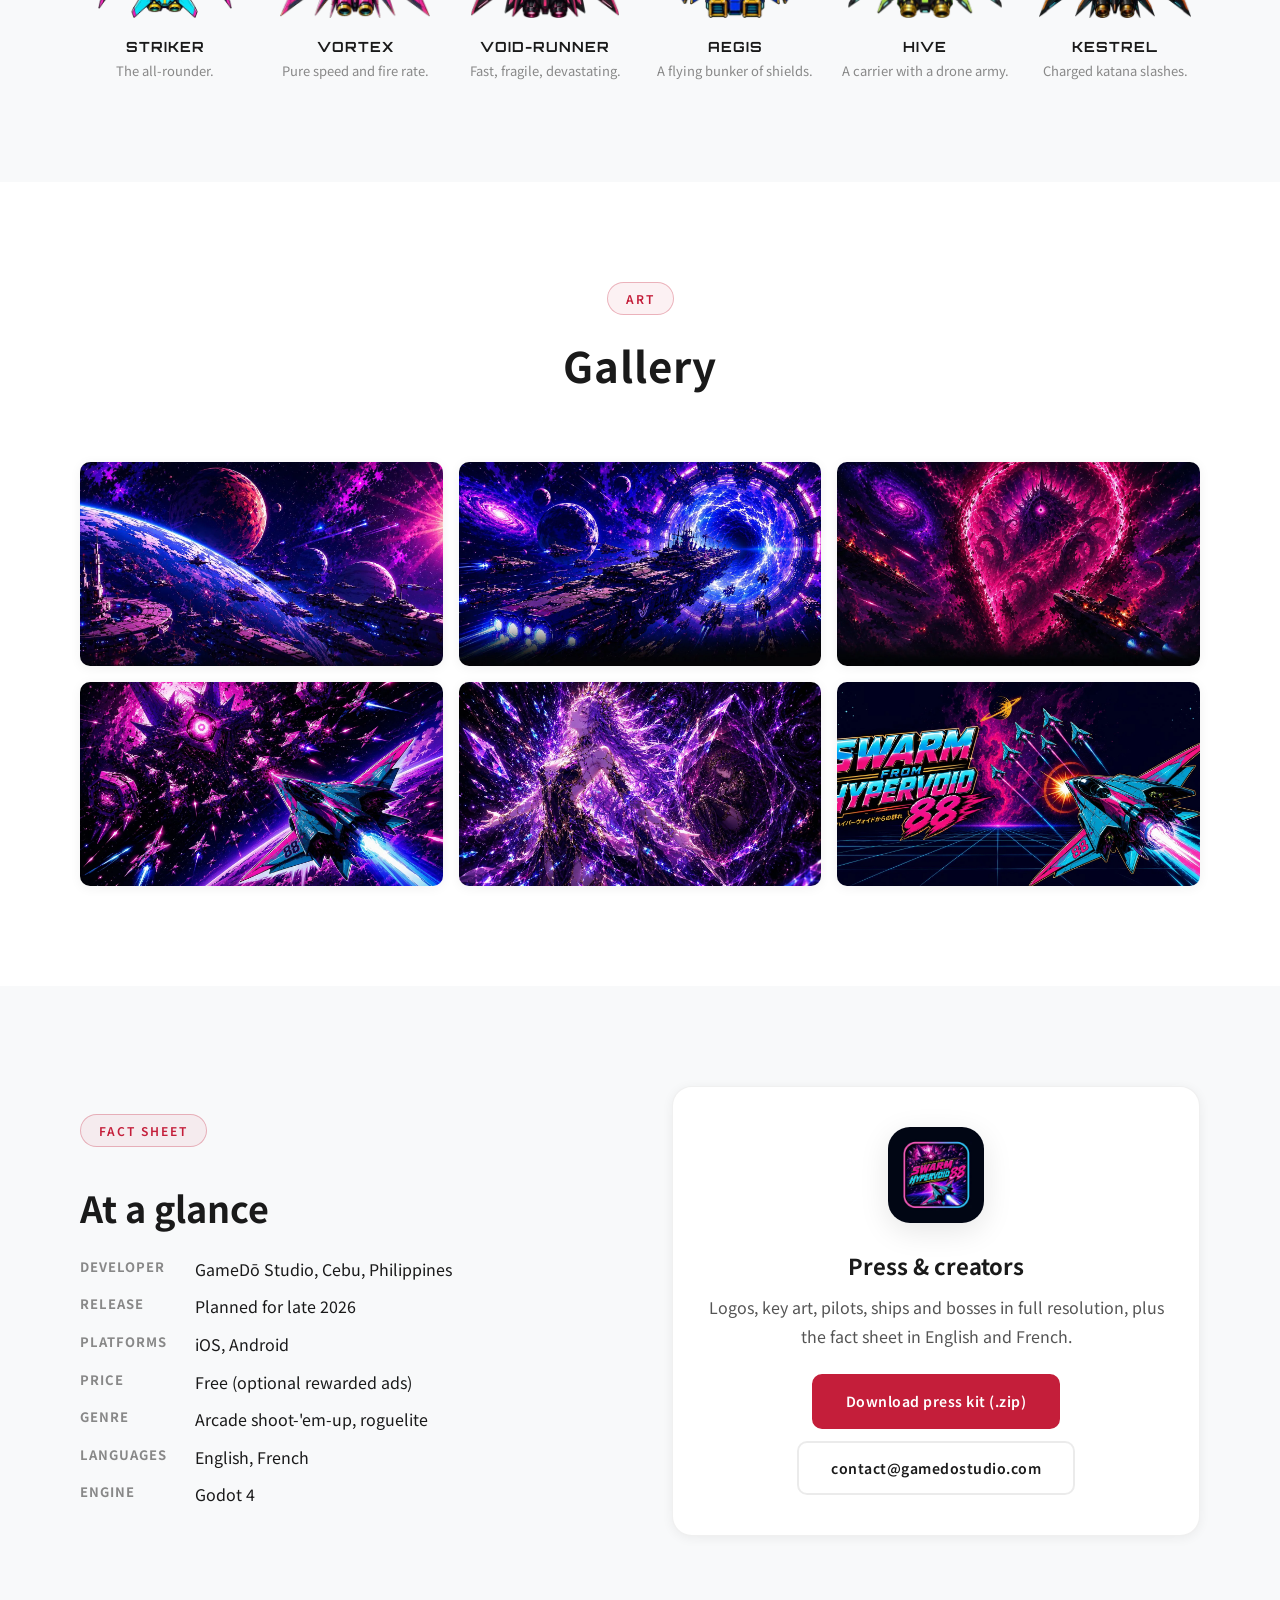
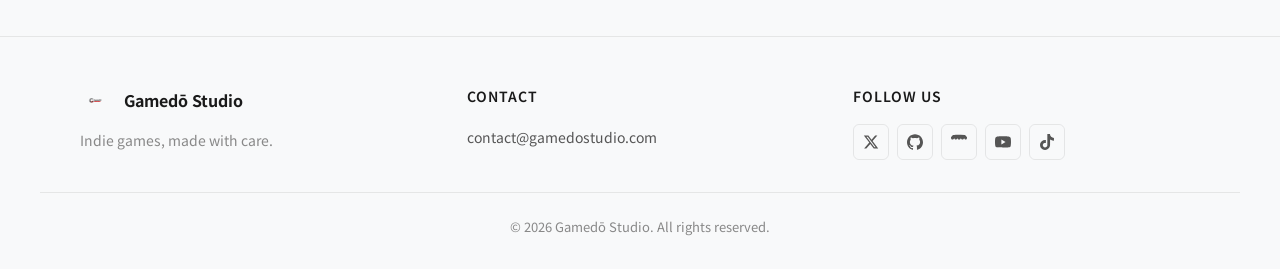
<file: swarm-from-hypervoid-88.html>
<!DOCTYPE html>
<html lang="en">
<head>
    <meta charset="UTF-8">
    <meta name="viewport" content="width=device-width, initial-scale=1.0">
    <title>Swarm from Hypervoid 88 — GameDō Studio</title>
    <meta name="description" content="Swarm from Hypervoid 88 is GameDō Studio's neon arcade shoot-'em-up for iOS and Android: living enemy swarms, 40 powers, six pilots and six bosses. Coming late 2026.">
    <link rel="canonical" href="https://gamedostudio.com/swarm-from-hypervoid-88">
    <meta property="og:title" content="Swarm from Hypervoid 88 — GameDō Studio">
    <meta property="og:description" content="Swarm from Hypervoid 88 is GameDō Studio's neon arcade shoot-'em-up for iOS and Android: living enemy swarms, 40 powers, six pilots and six bosses. Coming late 2026.">
    <meta property="og:url" content="https://gamedostudio.com/swarm-from-hypervoid-88">
    <meta property="og:type" content="website">
    <meta property="og:image" content="https://gamedostudio.com/assets/images/games/swarm/og.jpg">
    <meta name="twitter:card" content="summary_large_image">
    <link rel="stylesheet" href="styles.css?v=20261118a">
    <link rel="preconnect" href="https://fonts.googleapis.com">
    <link rel="preconnect" href="https://fonts.gstatic.com" crossorigin>
    <link href="https://fonts.googleapis.com/css2?family=Noto+Sans+JP:wght@300;400;500;700&family=Orbitron:wght@400;700;900&display=swap" rel="stylesheet">
    <link rel="icon" type="image/png" href="assets/images/favicon-circle.png">
    <script>document.documentElement.classList.add('js');</script>
    <script>
      (function() {
        var theme = null;
        try { theme = localStorage.getItem('theme'); } catch(e) {}
        if (theme === 'dark' || theme === 'light') {
          document.documentElement.setAttribute('data-theme', theme);
        } else if (window.matchMedia && window.matchMedia('(prefers-color-scheme: dark)').matches) {
          document.documentElement.setAttribute('data-theme', 'dark');
        }
      })();
    </script>
</head>
<body>
    <a href="#main" class="skip-link">Skip to content</a>

    <!-- Navigation -->
    <nav class="navbar">
        <div class="nav-container">
            <a href="/" class="nav-logo">
                <div class="nav-logo-icon">
                    <img src="assets/images/gamedo-logo-transparent.png" alt="GameDō" class="logo-light">
                    <img src="assets/images/GameDoStudio-logo-transparent-dark.png" alt="GameDō" class="logo-dark">
                </div>
                <span class="nav-logo-text">GameDo Studio</span>
            </a>
            <ul class="nav-links">
                <li><a href="/">Home</a></li>
                <li><a href="/games">Games</a></li>
                <li><a href="/about">About</a></li>
                <li><a href="/contact">Contact</a></li>
                <li><a href="/blog">Blog</a></li>
            </ul>
            <button class="theme-toggle" aria-label="Switch to dark mode">
                <svg class="icon-moon" xmlns="http://www.w3.org/2000/svg" width="20" height="20" viewBox="0 0 24 24" fill="none" stroke="currentColor" stroke-width="2" stroke-linecap="round" stroke-linejoin="round"><path d="M21 12.79A9 9 0 1 1 11.21 3 7 7 0 0 0 21 12.79z"></path></svg>
                <svg class="icon-sun" xmlns="http://www.w3.org/2000/svg" width="20" height="20" viewBox="0 0 24 24" fill="none" stroke="currentColor" stroke-width="2" stroke-linecap="round" stroke-linejoin="round"><circle cx="12" cy="12" r="5"></circle><line x1="12" y1="1" x2="12" y2="3"></line><line x1="12" y1="21" x2="12" y2="23"></line><line x1="4.22" y1="4.22" x2="5.64" y2="5.64"></line><line x1="18.36" y1="18.36" x2="19.78" y2="19.78"></line><line x1="1" y1="12" x2="3" y2="12"></line><line x1="21" y1="12" x2="23" y2="12"></line><line x1="4.22" y1="19.78" x2="5.64" y2="18.36"></line><line x1="18.36" y1="5.64" x2="19.78" y2="4.22"></line></svg>
            </button>
            <button class="nav-hamburger" aria-label="Toggle menu">
                <span></span>
                <span></span>
                <span></span>
            </button>
        </div>
    </nav>

    <main id="main">
        <!-- Hero -->
        <section class="gp-hero" style="--gp-hero: url('assets/images/games/swarm/key-art.webp')">
            <div class="gp-hero-inner">
                <img src="assets/images/games/swarm/logo.webp" alt="Swarm from Hypervoid 88" class="gp-hero-logo hero-hidden">
                <p class="gp-hero-pitch hero-hidden">A neon arcade shoot-'em-up where enemy swarms move like living things, every run is built from 40 powers, and the deeper you fly, the more the void dreams back.</p>
                <div class="gp-tags hero-hidden">
                    <span>Coming late 2026</span><span>iOS &amp; Android</span><span>Free to play</span>
                </div>
                <div class="hero-actions hero-hidden">
                    <a href="#gameplay" class="btn btn-primary">Watch gameplay</a>
                    <a href="https://gamedo-organization.github.io/swarmfromhypervoid88/presskit/" class="btn btn-outline gp-btn-light" target="_blank" rel="noopener">Press kit</a>
                </div>
            </div>
        </section>

        <!-- About -->
        <section class="gp-section">
            <div class="section-container gp-split">
                <div class="reveal-element">
                    <span class="section-badge">The game</span>
                    <h2>Fly into the Hypervoid</h2>
                    <p>You fly one of six aces of the 47th Wave-Breaker Squadron against enemy swarms that don't just march down the screen: they snake, encircle, sweep, dive and close in like nooses around your ship.</p>
                    <p>Every kill drops XP. Every level-up freezes the action and offers a draft of powers (chain lightning, piercing rounds, drones, black holes, time-freezing sword strikes) that stack into wildly different builds. Max a power and it evolves into an ultimate.</p>
                    <p>Six sectors stand between you and the heart of Quadrant 88, each ending in a boss fight.</p>
                </div>
                <div class="gp-split-media gp-trailer reveal-element">
                    <video src="assets/videos/swarm-trailer.mp4" poster="assets/videos/swarm-trailer-poster.jpg" muted loop playsinline controls preload="none" data-autoplay aria-label="Swarm from Hypervoid 88 trailer"></video>
                </div>
            </div>
        </section>

        <!-- Gameplay video -->
        <section class="gp-section gp-alt" id="gameplay">
            <div class="section-container">
                <div class="section-header reveal-element">
                    <span class="section-badge">Gameplay</span>
                    <h2>Sector 1: the Warlord</h2>
                </div>
                <div class="gp-video reveal-element">
                    <iframe src="https://www.youtube-nocookie.com/embed/wbx5i_vA20w" title="Swarm from Hypervoid 88, Sector 1 gameplay" loading="lazy" allow="accelerometer; clipboard-write; encrypted-media; gyroscope; picture-in-picture" allowfullscreen></iframe>
                </div>
            </div>
        </section>

        <!-- Features -->
        <section class="gp-section">
            <div class="section-container">
                <div class="section-header reveal-element">
                    <span class="section-badge">Key features</span>
                    <h2>Every run is different</h2>
                </div>
                <div class="gp-features">
                    <div class="gp-feature reveal-element">
                        <h3>Living swarms</h3>
                        <p>Squadrons fly real choreography: conga snakes, pincer sweeps, step-down walls, nooses that tighten around you. 15 enemy types, from crystal turrets to homing seed pods.</p>
                    </div>
                    <div class="gp-feature reveal-element">
                        <h3>Build every run</h3>
                        <p>40 powers including 15 ultimates and 5 active abilities. Level up mid-fight, draft a card, and watch your build snowball.</p>
                    </div>
                    <div class="gp-feature reveal-element">
                        <h3>Six pilots, six playstyles</h3>
                        <p>A pilot who rerolls drafts, one who turns speed into firepower, a glass cannon who crits, a samurai who slows bullets, a veteran who refuses to fall, an android the swarm avoids.</p>
                    </div>
                    <div class="gp-feature reveal-element">
                        <h3>Ships that evolve</h3>
                        <p>Six ships, three Marks each. Mark 2 unlocks ultimates; Mark 3 unlocks a signature ultimate: orbiting blades, ghost echoes, a time-freezing iaido strike.</p>
                    </div>
                    <div class="gp-feature reveal-element">
                        <h3>Six sectors, six bosses</h3>
                        <p>A campaign across Quadrant 88 with a hand-built boss at the end of every sector, then an endless mode for high scores.</p>
                    </div>
                    <div class="gp-feature reveal-element">
                        <h3>Made for your thumbs</h3>
                        <p>Virtual stick and fire button tuned for phones, short runs, and per-sector leaderboards.</p>
                    </div>
                </div>
            </div>
        </section>

        <!-- Story -->
        <section class="gp-story" style="--gp-story: url('assets/images/games/swarm/art-2-1.webp')">
            <div class="section-container reveal-element">
                <span class="section-badge">The story</span>
                <p>Year 3297. At the heart of Quadrant 88, the Hypervoid Queen, once a radiant celestial being and now corrupted, sleeps in chains and bleeds her nightmares outward. Every drone, every sniper, every boss the swarm has ever worn is one of her dreams. From the Yokohama Orbital Docks, the 47th flies into that dream, hunting for a way to reach her.</p>
            </div>
        </section>

        <!-- Pilots -->
        <section class="gp-section">
            <div class="section-container">
                <div class="section-header reveal-element">
                    <span class="section-badge">Pilots</span>
                    <h2>The aces of the 47th</h2>
                </div>
                <div class="gp-pilots">
                    <figure class="gp-pilot reveal-element">
                        <img src="assets/images/games/swarm/pilot-rei.webp" alt="Rei, Lead pilot" loading="lazy">
                        <figcaption><strong>Rei</strong><span>Lead pilot</span></figcaption>
                    </figure>
                    <figure class="gp-pilot reveal-element">
                        <img src="assets/images/games/swarm/pilot-jun.webp" alt="Jun, Prodigy & wingmate" loading="lazy">
                        <figcaption><strong>Jun</strong><span>Prodigy & wingmate</span></figcaption>
                    </figure>
                    <figure class="gp-pilot reveal-element">
                        <img src="assets/images/games/swarm/pilot-kaida.webp" alt="Kaida, Commander, 47th Squadron" loading="lazy">
                        <figcaption><strong>Kaida</strong><span>Commander, 47th Squadron</span></figcaption>
                    </figure>
                    <figure class="gp-pilot reveal-element">
                        <img src="assets/images/games/swarm/pilot-hayato.webp" alt="Hayato, Senior wingman" loading="lazy">
                        <figcaption><strong>Hayato</strong><span>Senior wingman</span></figcaption>
                    </figure>
                    <figure class="gp-pilot reveal-element">
                        <img src="assets/images/games/swarm/pilot-vega.webp" alt="Vega, Smuggler & old wingman" loading="lazy">
                        <figcaption><strong>Vega</strong><span>Smuggler & old wingman</span></figcaption>
                    </figure>
                    <figure class="gp-pilot reveal-element">
                        <img src="assets/images/games/swarm/pilot-null.webp" alt="Null, Voidforged pilot" loading="lazy">
                        <figcaption><strong>Null</strong><span>Voidforged pilot</span></figcaption>
                    </figure>
                </div>
            </div>
        </section>

        <!-- Ships -->
        <section class="gp-section gp-alt">
            <div class="section-container">
                <div class="section-header reveal-element">
                    <span class="section-badge">Ships</span>
                    <h2>Six ships, three Marks each</h2>
                </div>
                <div class="gp-ships">
                    <figure class="gp-ship reveal-element">
                        <img src="assets/images/games/swarm/ship-striker.webp" alt="Striker ship, Mark 3" loading="lazy">
                        <figcaption><strong>Striker</strong><span>The all-rounder.</span></figcaption>
                    </figure>
                    <figure class="gp-ship reveal-element">
                        <img src="assets/images/games/swarm/ship-vortex.webp" alt="Vortex ship, Mark 3" loading="lazy">
                        <figcaption><strong>Vortex</strong><span>Pure speed and fire rate.</span></figcaption>
                    </figure>
                    <figure class="gp-ship reveal-element">
                        <img src="assets/images/games/swarm/ship-voidrunner.webp" alt="Void-Runner ship, Mark 3" loading="lazy">
                        <figcaption><strong>Void-Runner</strong><span>Fast, fragile, devastating.</span></figcaption>
                    </figure>
                    <figure class="gp-ship reveal-element">
                        <img src="assets/images/games/swarm/ship-aegis.webp" alt="Aegis ship, Mark 3" loading="lazy">
                        <figcaption><strong>Aegis</strong><span>A flying bunker of shields.</span></figcaption>
                    </figure>
                    <figure class="gp-ship reveal-element">
                        <img src="assets/images/games/swarm/ship-hive.webp" alt="Hive ship, Mark 3" loading="lazy">
                        <figcaption><strong>Hive</strong><span>A carrier with a drone army.</span></figcaption>
                    </figure>
                    <figure class="gp-ship reveal-element">
                        <img src="assets/images/games/swarm/ship-kestrel.webp" alt="Kestrel ship, Mark 3" loading="lazy">
                        <figcaption><strong>Kestrel</strong><span>Charged katana slashes.</span></figcaption>
                    </figure>
                </div>
            </div>
        </section>

        <!-- Art gallery -->
        <section class="gp-section">
            <div class="section-container">
                <div class="section-header reveal-element">
                    <span class="section-badge">Art</span>
                    <h2>Gallery</h2>
                </div>
                <div class="gp-gallery">
                    <a href="assets/images/games/swarm/art-1-2.webp" class="gp-art reveal-element" target="_blank" rel="noopener"><img src="assets/images/games/swarm/art-1-2.webp" alt="Swarm from Hypervoid 88 key art" loading="lazy"></a>
                    <a href="assets/images/games/swarm/art-1-3.webp" class="gp-art reveal-element" target="_blank" rel="noopener"><img src="assets/images/games/swarm/art-1-3.webp" alt="Swarm from Hypervoid 88 key art" loading="lazy"></a>
                    <a href="assets/images/games/swarm/art-1-5.webp" class="gp-art reveal-element" target="_blank" rel="noopener"><img src="assets/images/games/swarm/art-1-5.webp" alt="Swarm from Hypervoid 88 key art" loading="lazy"></a>
                    <a href="assets/images/games/swarm/art-1-7.webp" class="gp-art reveal-element" target="_blank" rel="noopener"><img src="assets/images/games/swarm/art-1-7.webp" alt="Swarm from Hypervoid 88 key art" loading="lazy"></a>
                    <a href="assets/images/games/swarm/art-2-1.webp" class="gp-art reveal-element" target="_blank" rel="noopener"><img src="assets/images/games/swarm/art-2-1.webp" alt="Swarm from Hypervoid 88 key art" loading="lazy"></a>
                    <a href="assets/images/games/swarm/key-art-feature.webp" class="gp-art reveal-element" target="_blank" rel="noopener"><img src="assets/images/games/swarm/key-art-feature.webp" alt="Swarm from Hypervoid 88 key art" loading="lazy"></a>
                </div>
            </div>
        </section>

        <!-- Facts + press -->
        <section class="gp-section gp-alt">
            <div class="section-container gp-split">
                <div class="reveal-element">
                    <span class="section-badge">Fact sheet</span>
                    <h2>At a glance</h2>
                    <dl class="gp-facts">
                        <dt>Developer</dt><dd>GameDō Studio, Cebu, Philippines</dd>
                        <dt>Release</dt><dd>Planned for late 2026</dd>
                        <dt>Platforms</dt><dd>iOS, Android</dd>
                        <dt>Price</dt><dd>Free (optional rewarded ads)</dd>
                        <dt>Genre</dt><dd>Arcade shoot-'em-up, roguelite</dd>
                        <dt>Languages</dt><dd>English, French</dd>
                        <dt>Engine</dt><dd>Godot 4</dd>
                    </dl>
                </div>
                <div class="gp-press reveal-element">
                    <img src="assets/images/games/swarm/icon.webp" alt="Swarm from Hypervoid 88 app icon" class="gp-press-icon" loading="lazy">
                    <h3>Press &amp; creators</h3>
                    <p>Logos, key art, pilots, ships and bosses in full resolution, plus the fact sheet in English and French.</p>
                    <div class="gp-press-actions">
                        <a href="https://gamedo-organization.github.io/swarmfromhypervoid88/presskit/download/swarm-from-hypervoid-88-presskit.zip" class="btn btn-primary">Download press kit (.zip)</a>
                        <a href="mailto:contact@gamedostudio.com" class="btn btn-outline">contact@gamedostudio.com</a>
                    </div>
                </div>
            </div>
        </section>
    </main>

    <!-- Footer -->
    <footer class="footer">
        <div class="footer-content">
            <div class="footer-brand">
                <div class="footer-logo">
                    <div class="nav-logo-icon"><img src="assets/images/gamedo-logo-transparent.png" alt="GameDō" class="logo-light"><img src="assets/images/GameDoStudio-logo-transparent-dark.png" alt="GameDō" class="logo-dark"></div>
                    <span>Gamedō Studio</span>
                </div>
                <p class="footer-tagline">Indie games, made with care.</p>
            </div>
            <div class="footer-contact">
                <h3>Contact</h3>
                <a href="mailto:contact@gamedostudio.com">contact@gamedostudio.com</a>
            </div>
            <div class="footer-social">
                <h3>Follow Us</h3>
                <div class="social-links">
                    <a href="https://x.com/GameDoStudio" class="social-link" target="_blank" rel="noopener" aria-label="X (Twitter)">
                        <svg viewBox="0 0 24 24" width="16" height="16"><path fill="currentColor" d="M18.244 2.25h3.308l-7.227 8.26 8.502 11.24H16.17l-5.214-6.817L4.99 21.75H1.68l7.73-8.835L1.254 2.25H8.08l4.713 6.231zm-1.161 17.52h1.833L7.084 4.126H5.117z"/></svg>
                    </a>
                    <a href="https://github.com/GameDoStudio" class="social-link" target="_blank" rel="noopener" aria-label="GitHub">
                        <svg viewBox="0 0 24 24" width="16" height="16"><path fill="currentColor" d="M12 .297c-6.63 0-12 5.373-12 12 0 5.303 3.438 9.8 8.205 11.385.6.113.82-.258.82-.577 0-.285-.01-1.04-.015-2.04-3.338.724-4.042-1.61-4.042-1.61C4.422 18.07 3.633 17.7 3.633 17.7c-1.087-.744.084-.729.084-.729 1.205.084 1.838 1.236 1.838 1.236 1.07 1.835 2.809 1.305 3.495.998.108-.776.417-1.305.76-1.605-2.665-.3-5.466-1.332-5.466-5.93 0-1.31.465-2.38 1.235-3.22-.135-.303-.54-1.523.105-3.176 0 0 1.005-.322 3.3 1.23.96-.267 1.98-.399 3-.405 1.02.006 2.04.138 3 .405 2.28-1.552 3.285-1.23 3.285-1.23.645 1.653.24 2.873.12 3.176.765.84 1.23 1.91 1.23 3.22 0 4.61-2.805 5.625-5.475 5.92.42.36.81 1.096.81 2.22 0 1.606-.015 2.896-.015 3.286 0 .315.21.69.825.57C20.565 22.092 24 17.592 24 12.297c0-6.627-5.373-12-12-12"/></svg>
                    </a>
                    <a href="https://gamedostudio.itch.io/" class="social-link" target="_blank" rel="noopener" aria-label="itch.io">
                        <svg viewBox="0 0 24 24" width="16" height="16"><path fill="currentColor" d="M3.13 1.338C2.08 1.96.02 4.328 0 4.95v1.03c0 1.303 1.22 2.45 2.325 2.45 1.33 0 2.436-1.058 2.436-2.336 0 1.278 1.07 2.336 2.4 2.336 1.328 0 2.362-1.058 2.362-2.336 0 1.278 1.105 2.336 2.434 2.336h.478c1.33 0 2.434-1.058 2.434-2.336 0 1.278 1.034 2.336 2.362 2.336 1.33 0 2.4-1.058 2.4-2.336 0 1.278 1.106 2.336 2.435 2.336C22.78 8.43 24 7.282 24 5.98V4.95c-.02-.622-2.08-2.99-3.13-3.612a55.03 55.03 0 0 0-8.87-.338c-2.88 0-7.222.146-8.87.338z"/></svg>
                    </a>
                    <a href="https://www.youtube.com/channel/UCxA5IRppJs3cn4VRS00mbNg" class="social-link" target="_blank" rel="noopener" aria-label="YouTube">
                        <svg viewBox="0 0 24 24" width="16" height="16"><path fill="currentColor" d="M23.498 6.186a3.016 3.016 0 0 0-2.122-2.136C19.505 3.545 12 3.545 12 3.545s-7.505 0-9.377.505A3.017 3.017 0 0 0 .502 6.186C0 8.07 0 12 0 12s0 3.93.502 5.814a3.016 3.016 0 0 0 2.122 2.136c1.871.505 9.376.505 9.376.505s7.505 0 9.377-.505a3.015 3.015 0 0 0 2.122-2.136C24 15.93 24 12 24 12s0-3.93-.502-5.814zM9.545 15.568V8.432L15.818 12l-6.273 3.568z"/></svg>
                    </a>
                    <a href="https://www.tiktok.com/@gamedostudio" class="social-link" target="_blank" rel="noopener" aria-label="TikTok">
                        <svg viewBox="0 0 24 24" width="16" height="16"><path fill="currentColor" d="M12.525.02c1.31-.02 2.61-.01 3.91-.02.08 1.53.63 3.09 1.75 4.17 1.12 1.11 2.7 1.62 4.24 1.79v4.03c-1.44-.05-2.89-.35-4.2-.97-.57-.26-1.1-.59-1.62-.93-.01 2.92.01 5.84-.02 8.75-.08 1.4-.54 2.79-1.35 3.94-1.31 1.92-3.58 3.17-5.91 3.21-1.43.08-2.86-.31-4.08-1.03-2.02-1.19-3.44-3.37-3.65-5.71-.02-.5-.03-1-.01-1.49.18-1.9 1.12-3.72 2.58-4.96 1.66-1.44 3.98-2.13 6.15-1.72.02 1.48-.04 2.96-.04 4.44-.99-.32-2.15-.23-3.02.37-.63.41-1.11 1.04-1.36 1.75-.21.51-.15 1.07-.14 1.61.24 1.64 1.82 3.02 3.5 2.87 1.12-.01 2.19-.66 2.77-1.61.19-.33.4-.67.41-1.06.1-1.79.06-3.57.07-5.36.01-4.03-.01-8.05.02-12.07z"/></svg>
                    </a>
                </div>
            </div>
        </div>
        <div class="footer-bottom">
            <p>&copy; <span class="current-year"></span> Gamedō Studio. All rights reserved.</p>
        </div>
    </footer>

    <script src="animations.js?v=20261118a" defer></script>
</body>
</html>
</file>
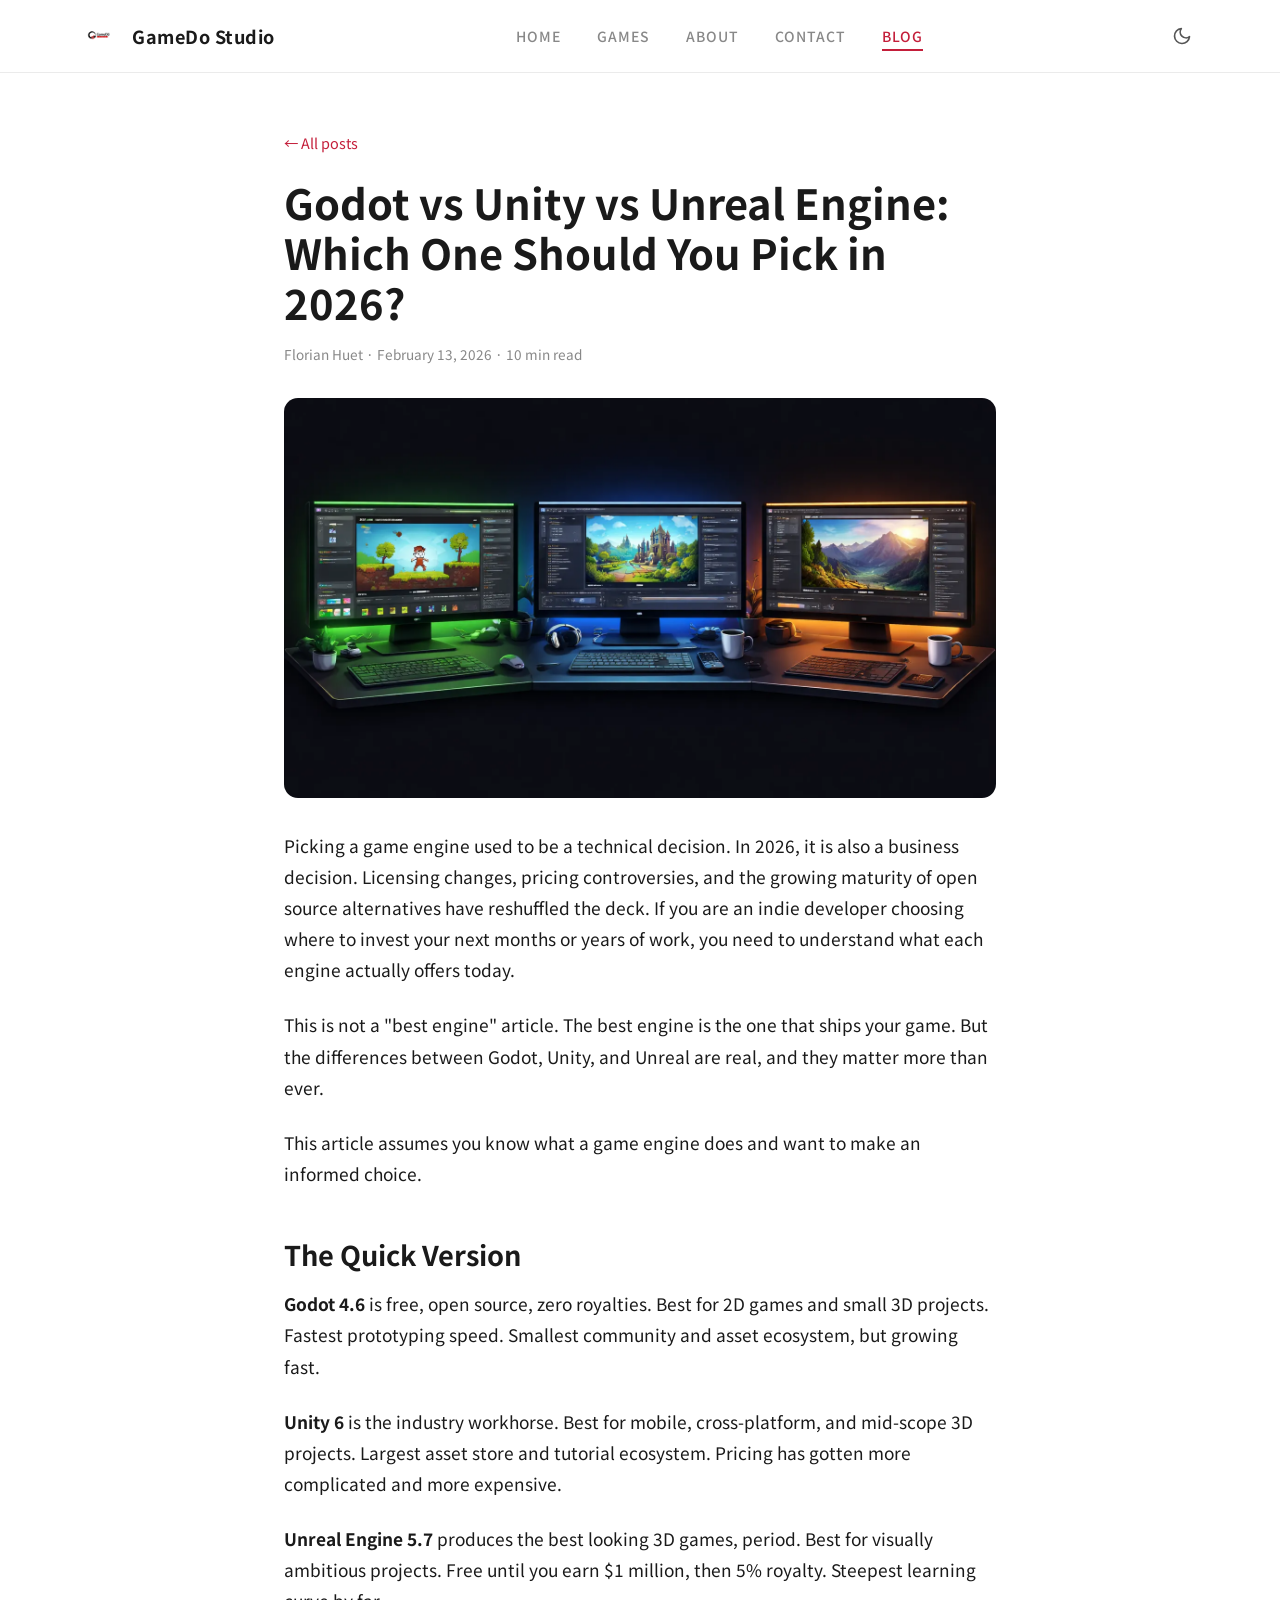
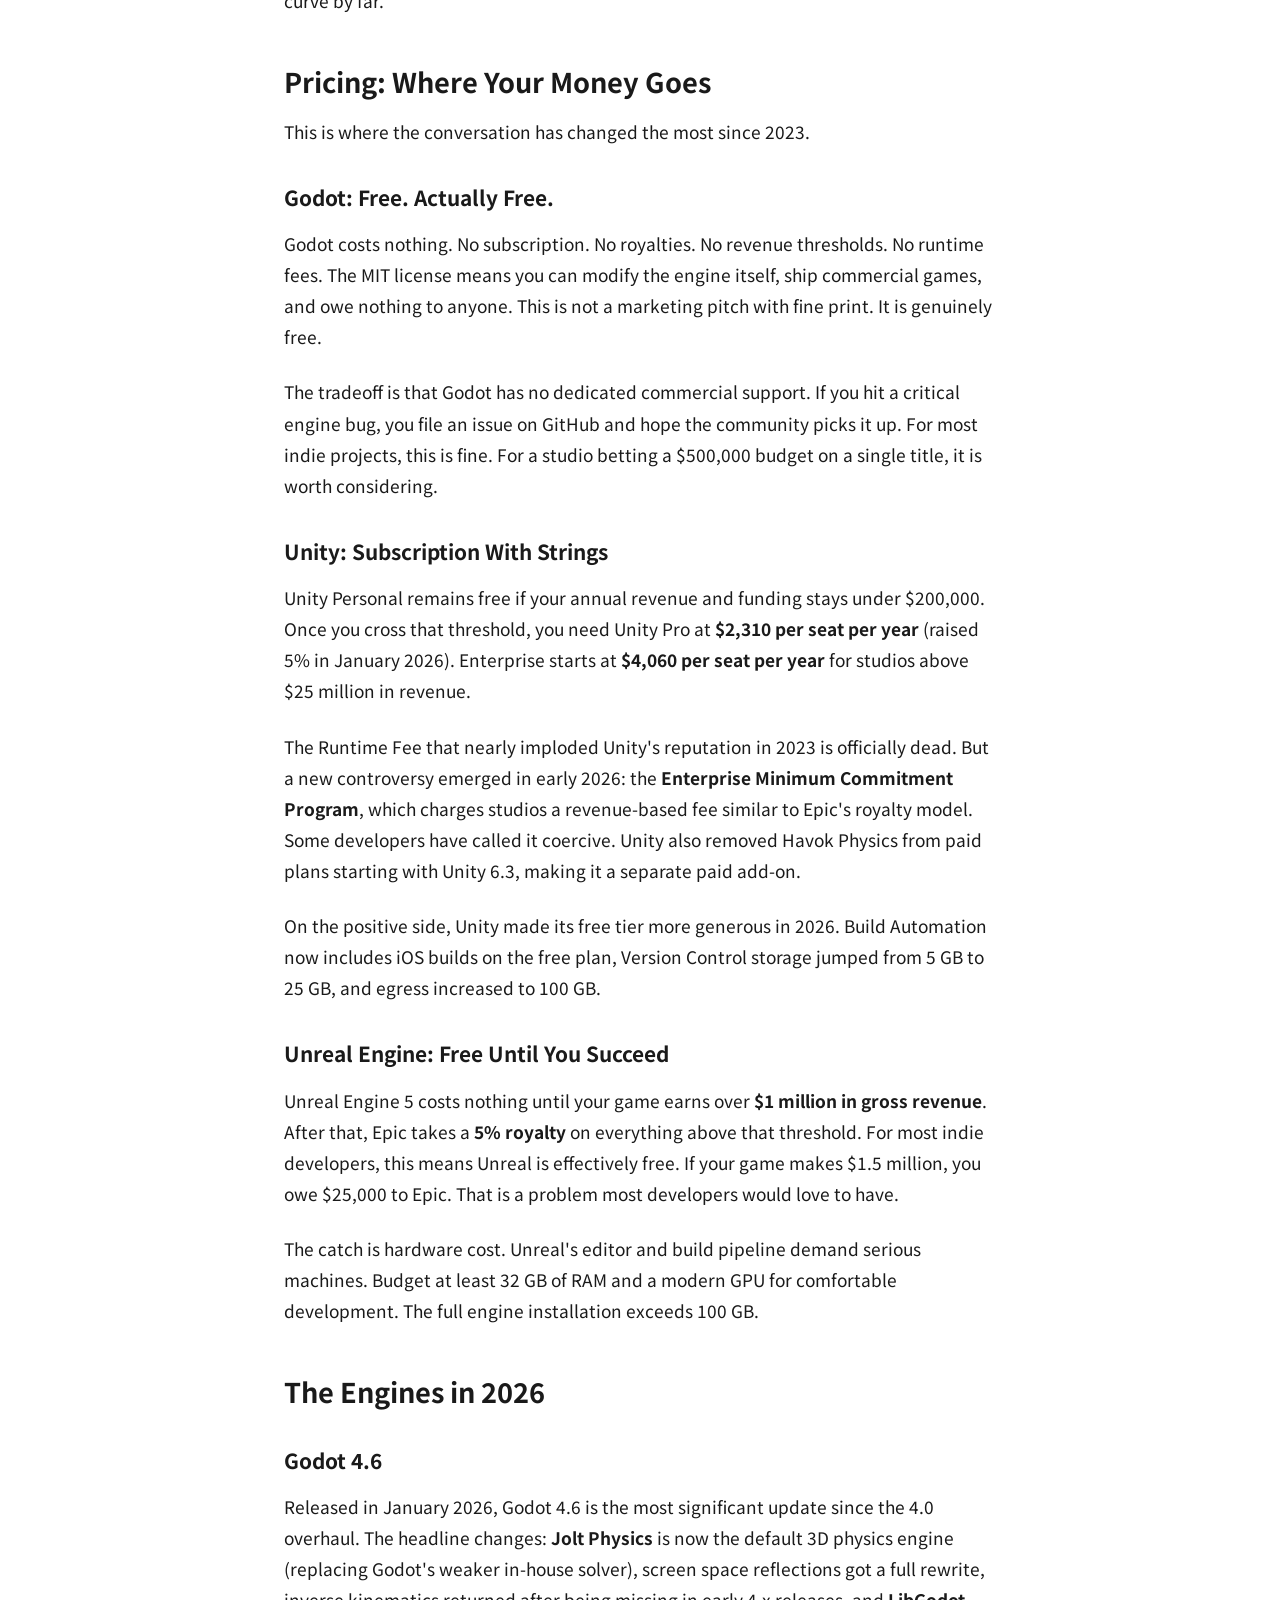
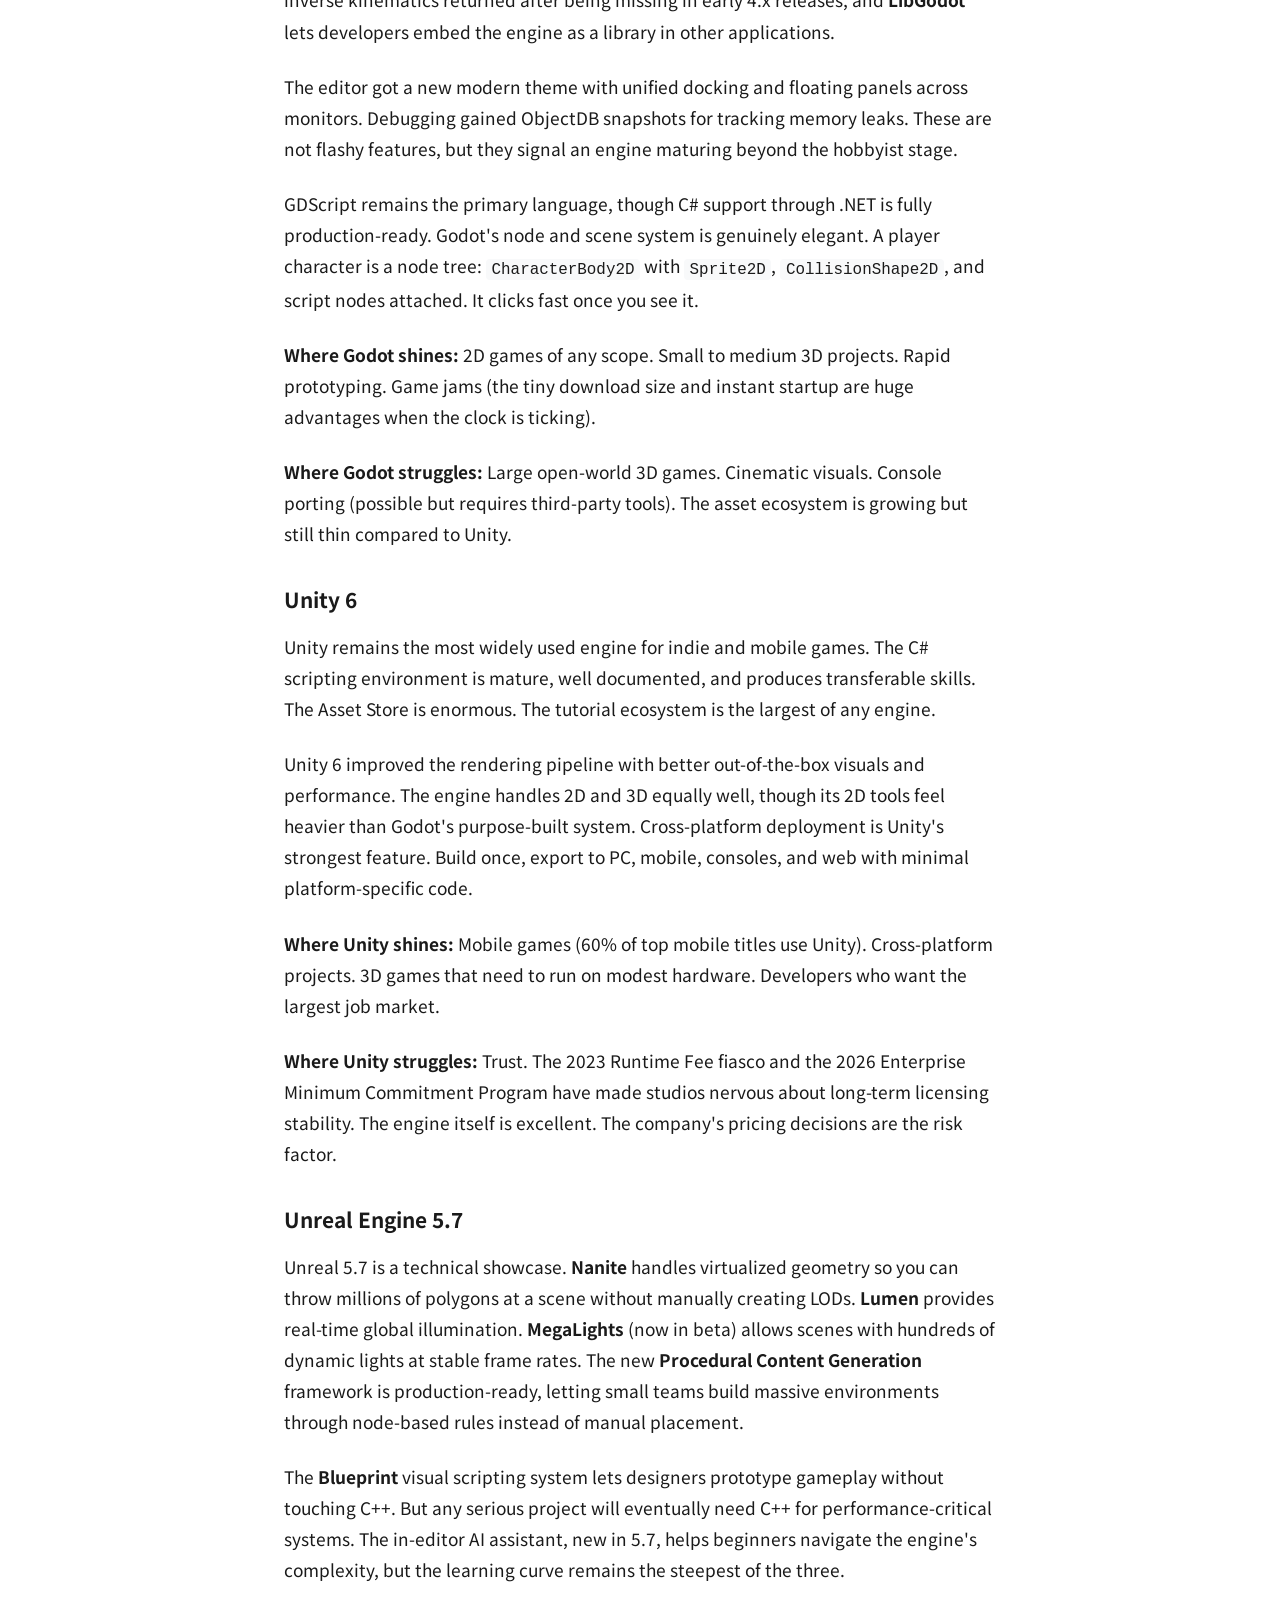
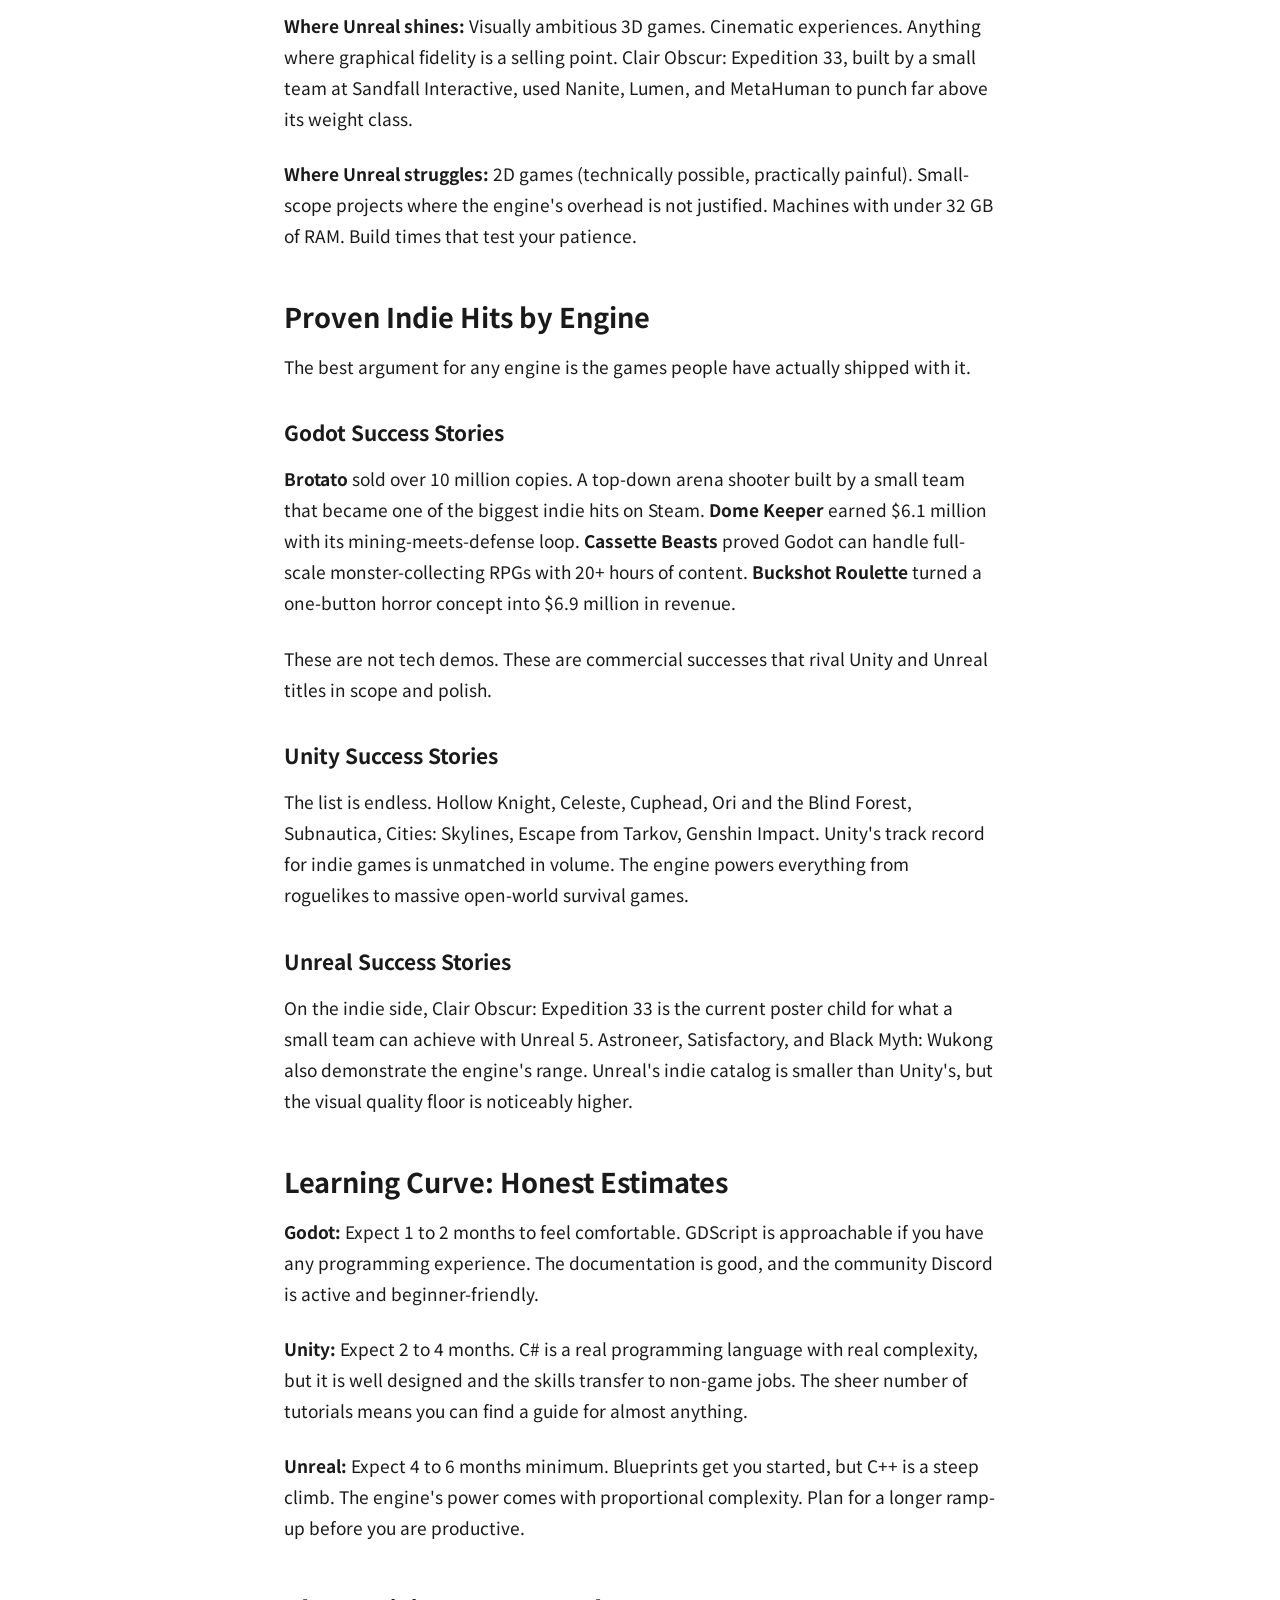
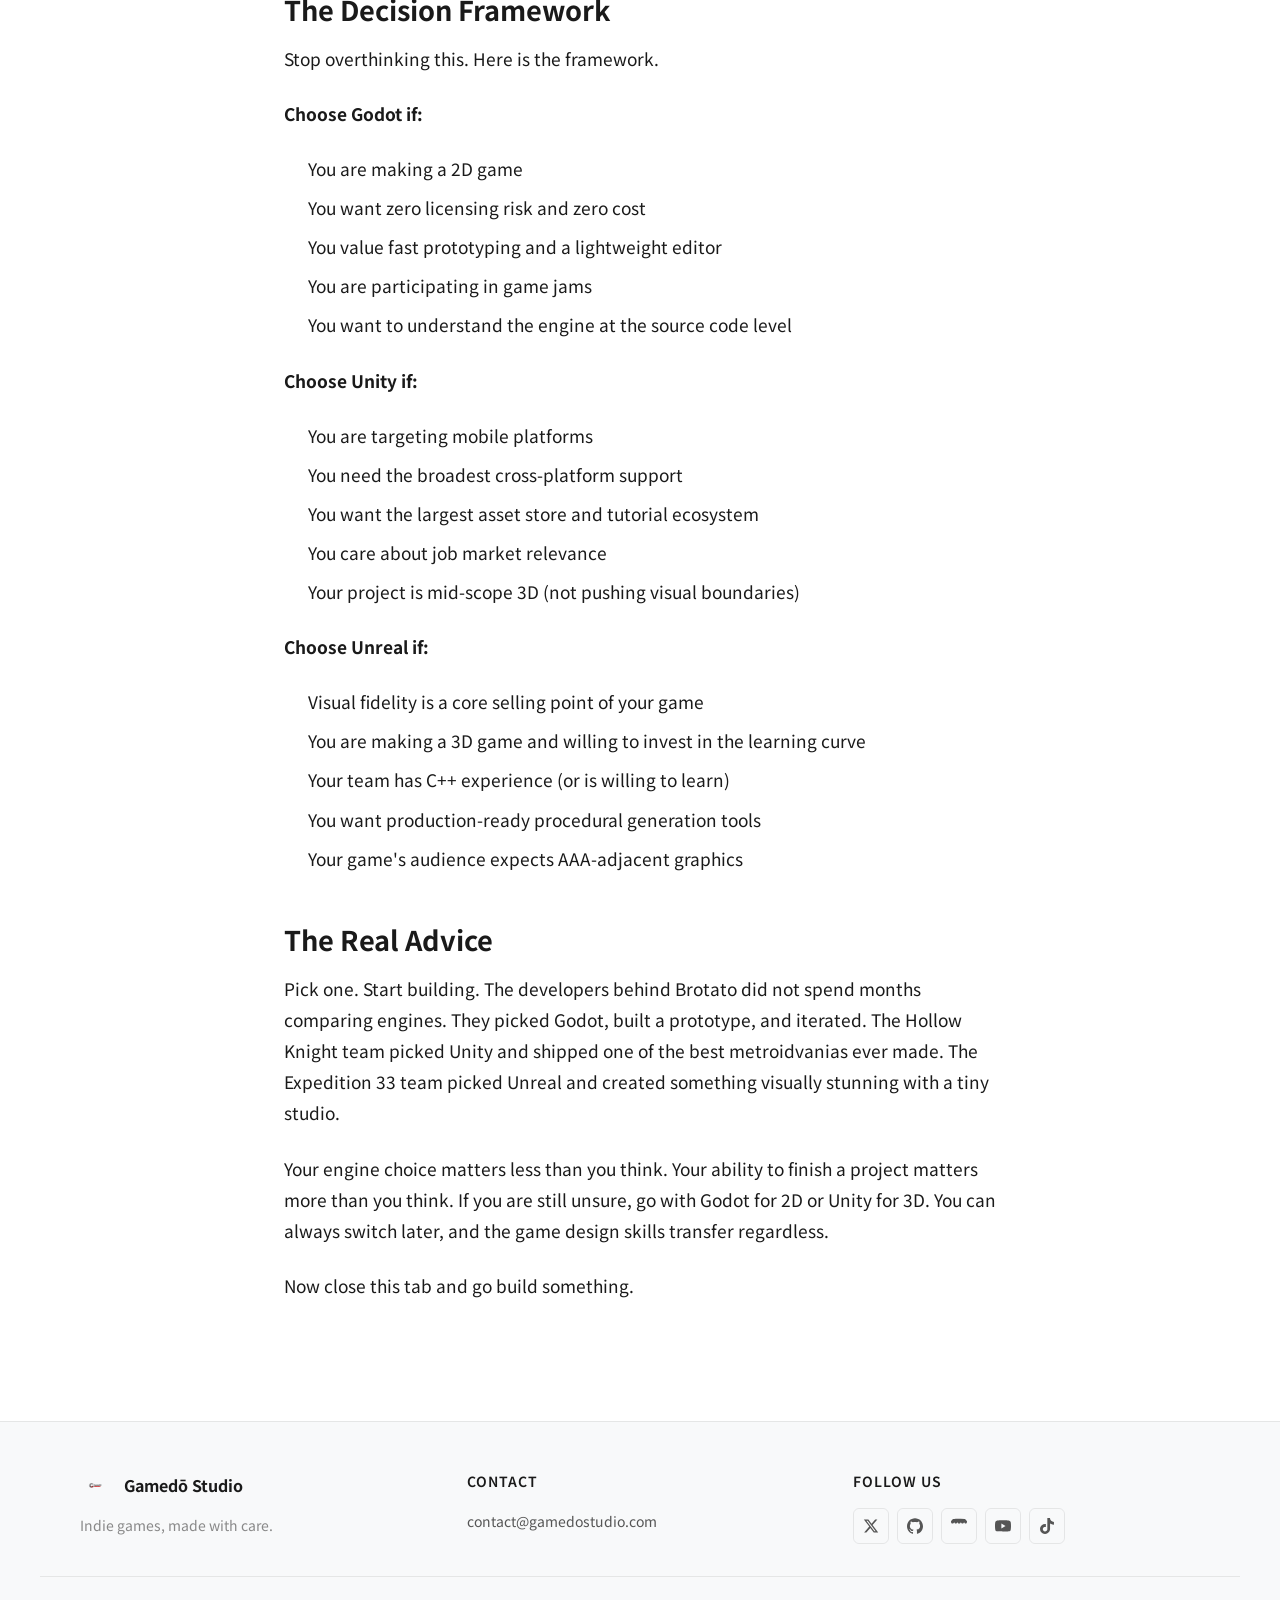
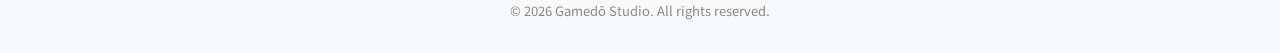
<file: blog/godot-vs-unity-vs-unreal-engine-comparison.html>
<!DOCTYPE html>
<html lang="en">
<head>
    <meta charset="UTF-8">
    <meta name="viewport" content="width=device-width, initial-scale=1.0">
    <title>Godot vs Unity vs Unreal Engine 2026: The Definitive Indie Dev Comparison | GameDō Studio Blog</title>
    <meta name="description" content="Godot 4.6, Unity 6, or Unreal Engine 5.7? We compare pricing, features, learning curves, and proven indie hits to help you choose the right engine in 2026.">
    <meta name="robots" content="noindex">
    <link rel="canonical" href="https://gamedostudio.com/blog/godot-vs-unity-vs-unreal-engine-comparison">
    <meta property="og:title" content="Godot vs Unity vs Unreal Engine 2026: The Definitive Indie Dev Comparison | GameDō Studio Blog">
    <meta property="og:description" content="Godot 4.6, Unity 6, or Unreal Engine 5.7? We compare pricing, features, learning curves, and proven indie hits to help you choose the right engine in 2026.">
    <meta property="og:url" content="https://gamedostudio.com/blog/godot-vs-unity-vs-unreal-engine-comparison">
    <meta property="og:type" content="article">
    <meta property="og:image" content="https://gamedostudio.com/assets/images/blog/godot-unity-unreal-comparison.webp">
    <meta name="twitter:card" content="summary_large_image">
    <link rel="alternate" type="application/rss+xml" title="GameDō Studio Blog" href="/blog/rss.xml">
    <link rel="stylesheet" href="/styles.css?v=20261118a">
    <link rel="preconnect" href="https://fonts.googleapis.com">
    <link rel="preconnect" href="https://fonts.gstatic.com" crossorigin>
    <link href="https://fonts.googleapis.com/css2?family=Noto+Sans+JP:wght@300;400;500;700&family=Orbitron:wght@400;700;900&display=swap" rel="stylesheet">
    <link rel="icon" type="image/png" href="/assets/images/favicon-circle.png">
    <script>document.documentElement.classList.add('js');</script>
    <script>
      (function() {
        var theme = null;
        try { theme = localStorage.getItem('theme'); } catch(e) {}
        if (theme === 'dark' || theme === 'light') {
          document.documentElement.setAttribute('data-theme', theme);
        } else if (window.matchMedia && window.matchMedia('(prefers-color-scheme: dark)').matches) {
          document.documentElement.setAttribute('data-theme', 'dark');
        }
      })();
    </script>
    <script type="application/ld+json">{"@context": "https://schema.org", "@type": "BlogPosting", "headline": "Godot vs Unity vs Unreal Engine: Which One Should You Pick in 2026?", "description": "Godot 4.6, Unity 6, or Unreal Engine 5.7? We compare pricing, features, learning curves, and proven indie hits to help you choose the right engine in 2026.", "image": "https://gamedostudio.com/assets/images/blog/godot-unity-unreal-comparison.webp", "datePublished": "2026-02-13T03:00:00", "author": {"@type": "Person", "name": "Florian Huet"}, "publisher": {"@type": "Organization", "name": "GameDō Studio", "url": "https://gamedostudio.com"}, "mainEntityOfPage": "https://gamedostudio.com/blog/godot-vs-unity-vs-unreal-engine-comparison"}</script>
</head>
<body>
    <a href="#main" class="skip-link">Skip to content</a>

    <nav class="navbar">
        <div class="nav-container">
            <a href="/" class="nav-logo">
                <div class="nav-logo-icon">
                    <img src="/assets/images/gamedo-logo-transparent.png" alt="GameDō" class="logo-light">
                    <img src="/assets/images/GameDoStudio-logo-transparent-dark.png" alt="GameDō" class="logo-dark">
                </div>
                <span class="nav-logo-text">GameDo Studio</span>
            </a>
            <ul class="nav-links">
                <li><a href="/">Home</a></li>
                <li><a href="/games">Games</a></li>
                <li><a href="/about">About</a></li>
                <li><a href="/contact">Contact</a></li>
                <li><a href="/blog">Blog</a></li>
            </ul>
            <button class="theme-toggle" aria-label="Switch to dark mode">
                <svg class="icon-moon" xmlns="http://www.w3.org/2000/svg" width="20" height="20" viewBox="0 0 24 24" fill="none" stroke="currentColor" stroke-width="2" stroke-linecap="round" stroke-linejoin="round"><path d="M21 12.79A9 9 0 1 1 11.21 3 7 7 0 0 0 21 12.79z"></path></svg>
                <svg class="icon-sun" xmlns="http://www.w3.org/2000/svg" width="20" height="20" viewBox="0 0 24 24" fill="none" stroke="currentColor" stroke-width="2" stroke-linecap="round" stroke-linejoin="round"><circle cx="12" cy="12" r="5"></circle><line x1="12" y1="1" x2="12" y2="3"></line><line x1="12" y1="21" x2="12" y2="23"></line><line x1="4.22" y1="4.22" x2="5.64" y2="5.64"></line><line x1="18.36" y1="18.36" x2="19.78" y2="19.78"></line><line x1="1" y1="12" x2="3" y2="12"></line><line x1="21" y1="12" x2="23" y2="12"></line><line x1="4.22" y1="19.78" x2="5.64" y2="18.36"></line><line x1="18.36" y1="5.64" x2="19.78" y2="4.22"></line></svg>
            </button>
            <button class="nav-hamburger" aria-label="Toggle menu">
                <span></span>
                <span></span>
                <span></span>
            </button>
        </div>
    </nav>

    <main id="main">
        <article class="blog-post">
            <header class="blog-post-header">
                <a href="/blog" class="blog-back">&larr; All posts</a>
                <h1>Godot vs Unity vs Unreal Engine: Which One Should You Pick in 2026?</h1>
                <p class="blog-meta">Florian Huet · <time datetime="2026-02-13">February 13, 2026</time> · 10 min read</p>
            </header>
            <img class="blog-cover" src="/assets/images/blog/godot-unity-unreal-comparison.webp" alt="Three game engine logos side by side representing Godot, Unity, and Unreal Engine" width="1200" height="630">
            <div class="blog-body">
<p>Picking a game engine used to be a technical decision. In 2026, it is also a business decision. Licensing changes, pricing controversies, and the growing maturity of open source alternatives have reshuffled the deck. If you are an indie developer choosing where to invest your next months or years of work, you need to understand what each engine actually offers today.</p>
<p>This is not a "best engine" article. The best engine is the one that ships your game. But the differences between Godot, Unity, and Unreal are real, and they matter more than ever.</p>
<p>This article assumes you know what a game engine does and want to make an informed choice.</p>
<h2>The Quick Version</h2>
<p><strong>Godot 4.6</strong> is free, open source, zero royalties. Best for 2D games and small 3D projects. Fastest prototyping speed. Smallest community and asset ecosystem, but growing fast.</p>
<p><strong>Unity 6</strong> is the industry workhorse. Best for mobile, cross-platform, and mid-scope 3D projects. Largest asset store and tutorial ecosystem. Pricing has gotten more complicated and more expensive.</p>
<p><strong>Unreal Engine 5.7</strong> produces the best looking 3D games, period. Best for visually ambitious projects. Free until you earn $1 million, then 5% royalty. Steepest learning curve by far.</p>
<h2>Pricing: Where Your Money Goes</h2>
<p>This is where the conversation has changed the most since 2023.</p>
<h3>Godot: Free. Actually Free.</h3>
<p>Godot costs nothing. No subscription. No royalties. No revenue thresholds. No runtime fees. The MIT license means you can modify the engine itself, ship commercial games, and owe nothing to anyone. This is not a marketing pitch with fine print. It is genuinely free.</p>
<p>The tradeoff is that Godot has no dedicated commercial support. If you hit a critical engine bug, you file an issue on GitHub and hope the community picks it up. For most indie projects, this is fine. For a studio betting a $500,000 budget on a single title, it is worth considering.</p>
<h3>Unity: Subscription With Strings</h3>
<p>Unity Personal remains free if your annual revenue and funding stays under $200,000. Once you cross that threshold, you need Unity Pro at <strong>$2,310 per seat per year</strong> (raised 5% in January 2026). Enterprise starts at <strong>$4,060 per seat per year</strong> for studios above $25 million in revenue.</p>
<p>The Runtime Fee that nearly imploded Unity's reputation in 2023 is officially dead. But a new controversy emerged in early 2026: the <strong>Enterprise Minimum Commitment Program</strong>, which charges studios a revenue-based fee similar to Epic's royalty model. Some developers have called it coercive. Unity also removed Havok Physics from paid plans starting with Unity 6.3, making it a separate paid add-on.</p>
<p>On the positive side, Unity made its free tier more generous in 2026. Build Automation now includes iOS builds on the free plan, Version Control storage jumped from 5 GB to 25 GB, and egress increased to 100 GB.</p>
<h3>Unreal Engine: Free Until You Succeed</h3>
<p>Unreal Engine 5 costs nothing until your game earns over <strong>$1 million in gross revenue</strong>. After that, Epic takes a <strong>5% royalty</strong> on everything above that threshold. For most indie developers, this means Unreal is effectively free. If your game makes $1.5 million, you owe $25,000 to Epic. That is a problem most developers would love to have.</p>
<p>The catch is hardware cost. Unreal's editor and build pipeline demand serious machines. Budget at least 32 GB of RAM and a modern GPU for comfortable development. The full engine installation exceeds 100 GB.</p>
<h2>The Engines in 2026</h2>
<h3>Godot 4.6</h3>
<p>Released in January 2026, Godot 4.6 is the most significant update since the 4.0 overhaul. The headline changes: <strong>Jolt Physics</strong> is now the default 3D physics engine (replacing Godot's weaker in-house solver), screen space reflections got a full rewrite, inverse kinematics returned after being missing in early 4.x releases, and <strong>LibGodot</strong> lets developers embed the engine as a library in other applications.</p>
<p>The editor got a new modern theme with unified docking and floating panels across monitors. Debugging gained ObjectDB snapshots for tracking memory leaks. These are not flashy features, but they signal an engine maturing beyond the hobbyist stage.</p>
<p>GDScript remains the primary language, though C# support through .NET is fully production-ready. Godot's node and scene system is genuinely elegant. A player character is a node tree: <code>CharacterBody2D</code> with <code>Sprite2D</code>, <code>CollisionShape2D</code>, and script nodes attached. It clicks fast once you see it.</p>
<p><strong>Where Godot shines:</strong> 2D games of any scope. Small to medium 3D projects. Rapid prototyping. Game jams (the tiny download size and instant startup are huge advantages when the clock is ticking).</p>
<p><strong>Where Godot struggles:</strong> Large open-world 3D games. Cinematic visuals. Console porting (possible but requires third-party tools). The asset ecosystem is growing but still thin compared to Unity.</p>
<h3>Unity 6</h3>
<p>Unity remains the most widely used engine for indie and mobile games. The C# scripting environment is mature, well documented, and produces transferable skills. The Asset Store is enormous. The tutorial ecosystem is the largest of any engine.</p>
<p>Unity 6 improved the rendering pipeline with better out-of-the-box visuals and performance. The engine handles 2D and 3D equally well, though its 2D tools feel heavier than Godot's purpose-built system. Cross-platform deployment is Unity's strongest feature. Build once, export to PC, mobile, consoles, and web with minimal platform-specific code.</p>
<p><strong>Where Unity shines:</strong> Mobile games (60% of top mobile titles use Unity). Cross-platform projects. 3D games that need to run on modest hardware. Developers who want the largest job market.</p>
<p><strong>Where Unity struggles:</strong> Trust. The 2023 Runtime Fee fiasco and the 2026 Enterprise Minimum Commitment Program have made studios nervous about long-term licensing stability. The engine itself is excellent. The company's pricing decisions are the risk factor.</p>
<h3>Unreal Engine 5.7</h3>
<p>Unreal 5.7 is a technical showcase. <strong>Nanite</strong> handles virtualized geometry so you can throw millions of polygons at a scene without manually creating LODs. <strong>Lumen</strong> provides real-time global illumination. <strong>MegaLights</strong> (now in beta) allows scenes with hundreds of dynamic lights at stable frame rates. The new <strong>Procedural Content Generation</strong> framework is production-ready, letting small teams build massive environments through node-based rules instead of manual placement.</p>
<p>The <strong>Blueprint</strong> visual scripting system lets designers prototype gameplay without touching C++. But any serious project will eventually need C++ for performance-critical systems. The in-editor AI assistant, new in 5.7, helps beginners navigate the engine's complexity, but the learning curve remains the steepest of the three.</p>
<p><strong>Where Unreal shines:</strong> Visually ambitious 3D games. Cinematic experiences. Anything where graphical fidelity is a selling point. Clair Obscur: Expedition 33, built by a small team at Sandfall Interactive, used Nanite, Lumen, and MetaHuman to punch far above its weight class.</p>
<p><strong>Where Unreal struggles:</strong> 2D games (technically possible, practically painful). Small-scope projects where the engine's overhead is not justified. Machines with under 32 GB of RAM. Build times that test your patience.</p>
<h2>Proven Indie Hits by Engine</h2>
<p>The best argument for any engine is the games people have actually shipped with it.</p>
<h3>Godot Success Stories</h3>
<p><strong>Brotato</strong> sold over 10 million copies. A top-down arena shooter built by a small team that became one of the biggest indie hits on Steam. <strong>Dome Keeper</strong> earned $6.1 million with its mining-meets-defense loop. <strong>Cassette Beasts</strong> proved Godot can handle full-scale monster-collecting RPGs with 20+ hours of content. <strong>Buckshot Roulette</strong> turned a one-button horror concept into $6.9 million in revenue.</p>
<p>These are not tech demos. These are commercial successes that rival Unity and Unreal titles in scope and polish.</p>
<h3>Unity Success Stories</h3>
<p>The list is endless. Hollow Knight, Celeste, Cuphead, Ori and the Blind Forest, Subnautica, Cities: Skylines, Escape from Tarkov, Genshin Impact. Unity's track record for indie games is unmatched in volume. The engine powers everything from roguelikes to massive open-world survival games.</p>
<h3>Unreal Success Stories</h3>
<p>On the indie side, Clair Obscur: Expedition 33 is the current poster child for what a small team can achieve with Unreal 5. Astroneer, Satisfactory, and Black Myth: Wukong also demonstrate the engine's range. Unreal's indie catalog is smaller than Unity's, but the visual quality floor is noticeably higher.</p>
<h2>Learning Curve: Honest Estimates</h2>
<p><strong>Godot:</strong> Expect 1 to 2 months to feel comfortable. GDScript is approachable if you have any programming experience. The documentation is good, and the community Discord is active and beginner-friendly.</p>
<p><strong>Unity:</strong> Expect 2 to 4 months. C# is a real programming language with real complexity, but it is well designed and the skills transfer to non-game jobs. The sheer number of tutorials means you can find a guide for almost anything.</p>
<p><strong>Unreal:</strong> Expect 4 to 6 months minimum. Blueprints get you started, but C++ is a steep climb. The engine's power comes with proportional complexity. Plan for a longer ramp-up before you are productive.</p>
<h2>The Decision Framework</h2>
<p>Stop overthinking this. Here is the framework.</p>
<p><strong>Choose Godot if:</strong></p>
<ul>
<li>You are making a 2D game</li>
<li>You want zero licensing risk and zero cost</li>
<li>You value fast prototyping and a lightweight editor</li>
<li>You are participating in game jams</li>
<li>You want to understand the engine at the source code level</li>
</ul>
<p><strong>Choose Unity if:</strong></p>
<ul>
<li>You are targeting mobile platforms</li>
<li>You need the broadest cross-platform support</li>
<li>You want the largest asset store and tutorial ecosystem</li>
<li>You care about job market relevance</li>
<li>Your project is mid-scope 3D (not pushing visual boundaries)</li>
</ul>
<p><strong>Choose Unreal if:</strong></p>
<ul>
<li>Visual fidelity is a core selling point of your game</li>
<li>You are making a 3D game and willing to invest in the learning curve</li>
<li>Your team has C++ experience (or is willing to learn)</li>
<li>You want production-ready procedural generation tools</li>
<li>Your game's audience expects AAA-adjacent graphics</li>
</ul>
<h2>The Real Advice</h2>
<p>Pick one. Start building. The developers behind Brotato did not spend months comparing engines. They picked Godot, built a prototype, and iterated. The Hollow Knight team picked Unity and shipped one of the best metroidvanias ever made. The Expedition 33 team picked Unreal and created something visually stunning with a tiny studio.</p>
<p>Your engine choice matters less than you think. Your ability to finish a project matters more than you think. If you are still unsure, go with Godot for 2D or Unity for 3D. You can always switch later, and the game design skills transfer regardless.</p>
<p>Now close this tab and go build something.</p>
            </div>
        </article>
    </main>

    <footer class="footer">
        <div class="footer-content">
            <div class="footer-brand">
                <div class="footer-logo">
                    <div class="nav-logo-icon"><img src="/assets/images/gamedo-logo-transparent.png" alt="GameDō" class="logo-light"><img src="/assets/images/GameDoStudio-logo-transparent-dark.png" alt="GameDō" class="logo-dark"></div>
                    <span>Gamedō Studio</span>
                </div>
                <p class="footer-tagline">Indie games, made with care.</p>
            </div>
            <div class="footer-contact">
                <h3>Contact</h3>
                <a href="mailto:contact@gamedostudio.com">contact@gamedostudio.com</a>
            </div>
            <div class="footer-social">
                <h3>Follow Us</h3>
                <div class="social-links">
                    <a href="https://x.com/GameDoStudio" class="social-link" target="_blank" rel="noopener" aria-label="X (Twitter)">
                        <svg viewBox="0 0 24 24" width="16" height="16"><path fill="currentColor" d="M18.244 2.25h3.308l-7.227 8.26 8.502 11.24H16.17l-5.214-6.817L4.99 21.75H1.68l7.73-8.835L1.254 2.25H8.08l4.713 6.231zm-1.161 17.52h1.833L7.084 4.126H5.117z"/></svg>
                    </a>
                    <a href="https://github.com/GameDoStudio" class="social-link" target="_blank" rel="noopener" aria-label="GitHub">
                        <svg viewBox="0 0 24 24" width="16" height="16"><path fill="currentColor" d="M12 .297c-6.63 0-12 5.373-12 12 0 5.303 3.438 9.8 8.205 11.385.6.113.82-.258.82-.577 0-.285-.01-1.04-.015-2.04-3.338.724-4.042-1.61-4.042-1.61C4.422 18.07 3.633 17.7 3.633 17.7c-1.087-.744.084-.729.084-.729 1.205.084 1.838 1.236 1.838 1.236 1.07 1.835 2.809 1.305 3.495.998.108-.776.417-1.305.76-1.605-2.665-.3-5.466-1.332-5.466-5.93 0-1.31.465-2.38 1.235-3.22-.135-.303-.54-1.523.105-3.176 0 0 1.005-.322 3.3 1.23.96-.267 1.98-.399 3-.405 1.02.006 2.04.138 3 .405 2.28-1.552 3.285-1.23 3.285-1.23.645 1.653.24 2.873.12 3.176.765.84 1.23 1.91 1.23 3.22 0 4.61-2.805 5.625-5.475 5.92.42.36.81 1.096.81 2.22 0 1.606-.015 2.896-.015 3.286 0 .315.21.69.825.57C20.565 22.092 24 17.592 24 12.297c0-6.627-5.373-12-12-12"/></svg>
                    </a>
                    <a href="https://gamedostudio.itch.io/" class="social-link" target="_blank" rel="noopener" aria-label="itch.io">
                        <svg viewBox="0 0 24 24" width="16" height="16"><path fill="currentColor" d="M3.13 1.338C2.08 1.96.02 4.328 0 4.95v1.03c0 1.303 1.22 2.45 2.325 2.45 1.33 0 2.436-1.058 2.436-2.336 0 1.278 1.07 2.336 2.4 2.336 1.328 0 2.362-1.058 2.362-2.336 0 1.278 1.105 2.336 2.434 2.336h.478c1.33 0 2.434-1.058 2.434-2.336 0 1.278 1.034 2.336 2.362 2.336 1.33 0 2.4-1.058 2.4-2.336 0 1.278 1.106 2.336 2.435 2.336C22.78 8.43 24 7.282 24 5.98V4.95c-.02-.622-2.08-2.99-3.13-3.612a55.03 55.03 0 0 0-8.87-.338c-2.88 0-7.222.146-8.87.338z"/></svg>
                    </a>
                    <a href="https://www.youtube.com/channel/UCxA5IRppJs3cn4VRS00mbNg" class="social-link" target="_blank" rel="noopener" aria-label="YouTube">
                        <svg viewBox="0 0 24 24" width="16" height="16"><path fill="currentColor" d="M23.498 6.186a3.016 3.016 0 0 0-2.122-2.136C19.505 3.545 12 3.545 12 3.545s-7.505 0-9.377.505A3.017 3.017 0 0 0 .502 6.186C0 8.07 0 12 0 12s0 3.93.502 5.814a3.016 3.016 0 0 0 2.122 2.136c1.871.505 9.376.505 9.376.505s7.505 0 9.377-.505a3.015 3.015 0 0 0 2.122-2.136C24 15.93 24 12 24 12s0-3.93-.502-5.814zM9.545 15.568V8.432L15.818 12l-6.273 3.568z"/></svg>
                    </a>
                    <a href="https://www.tiktok.com/@gamedostudio" class="social-link" target="_blank" rel="noopener" aria-label="TikTok">
                        <svg viewBox="0 0 24 24" width="16" height="16"><path fill="currentColor" d="M12.525.02c1.31-.02 2.61-.01 3.91-.02.08 1.53.63 3.09 1.75 4.17 1.12 1.11 2.7 1.62 4.24 1.79v4.03c-1.44-.05-2.89-.35-4.2-.97-.57-.26-1.1-.59-1.62-.93-.01 2.92.01 5.84-.02 8.75-.08 1.4-.54 2.79-1.35 3.94-1.31 1.92-3.58 3.17-5.91 3.21-1.43.08-2.86-.31-4.08-1.03-2.02-1.19-3.44-3.37-3.65-5.71-.02-.5-.03-1-.01-1.49.18-1.9 1.12-3.72 2.58-4.96 1.66-1.44 3.98-2.13 6.15-1.72.02 1.48-.04 2.96-.04 4.44-.99-.32-2.15-.23-3.02.37-.63.41-1.11 1.04-1.36 1.75-.21.51-.15 1.07-.14 1.61.24 1.64 1.82 3.02 3.5 2.87 1.12-.01 2.19-.66 2.77-1.61.19-.33.4-.67.41-1.06.1-1.79.06-3.57.07-5.36.01-4.03-.01-8.05.02-12.07z"/></svg>
                    </a>
                </div>
            </div>
        </div>
        <div class="footer-bottom">
            <p>&copy; <span class="current-year"></span> Gamedō Studio. All rights reserved.</p>
        </div>
    </footer>

    <script src="/animations.js?v=20261118a" defer></script>
</body>
</html>
</file>
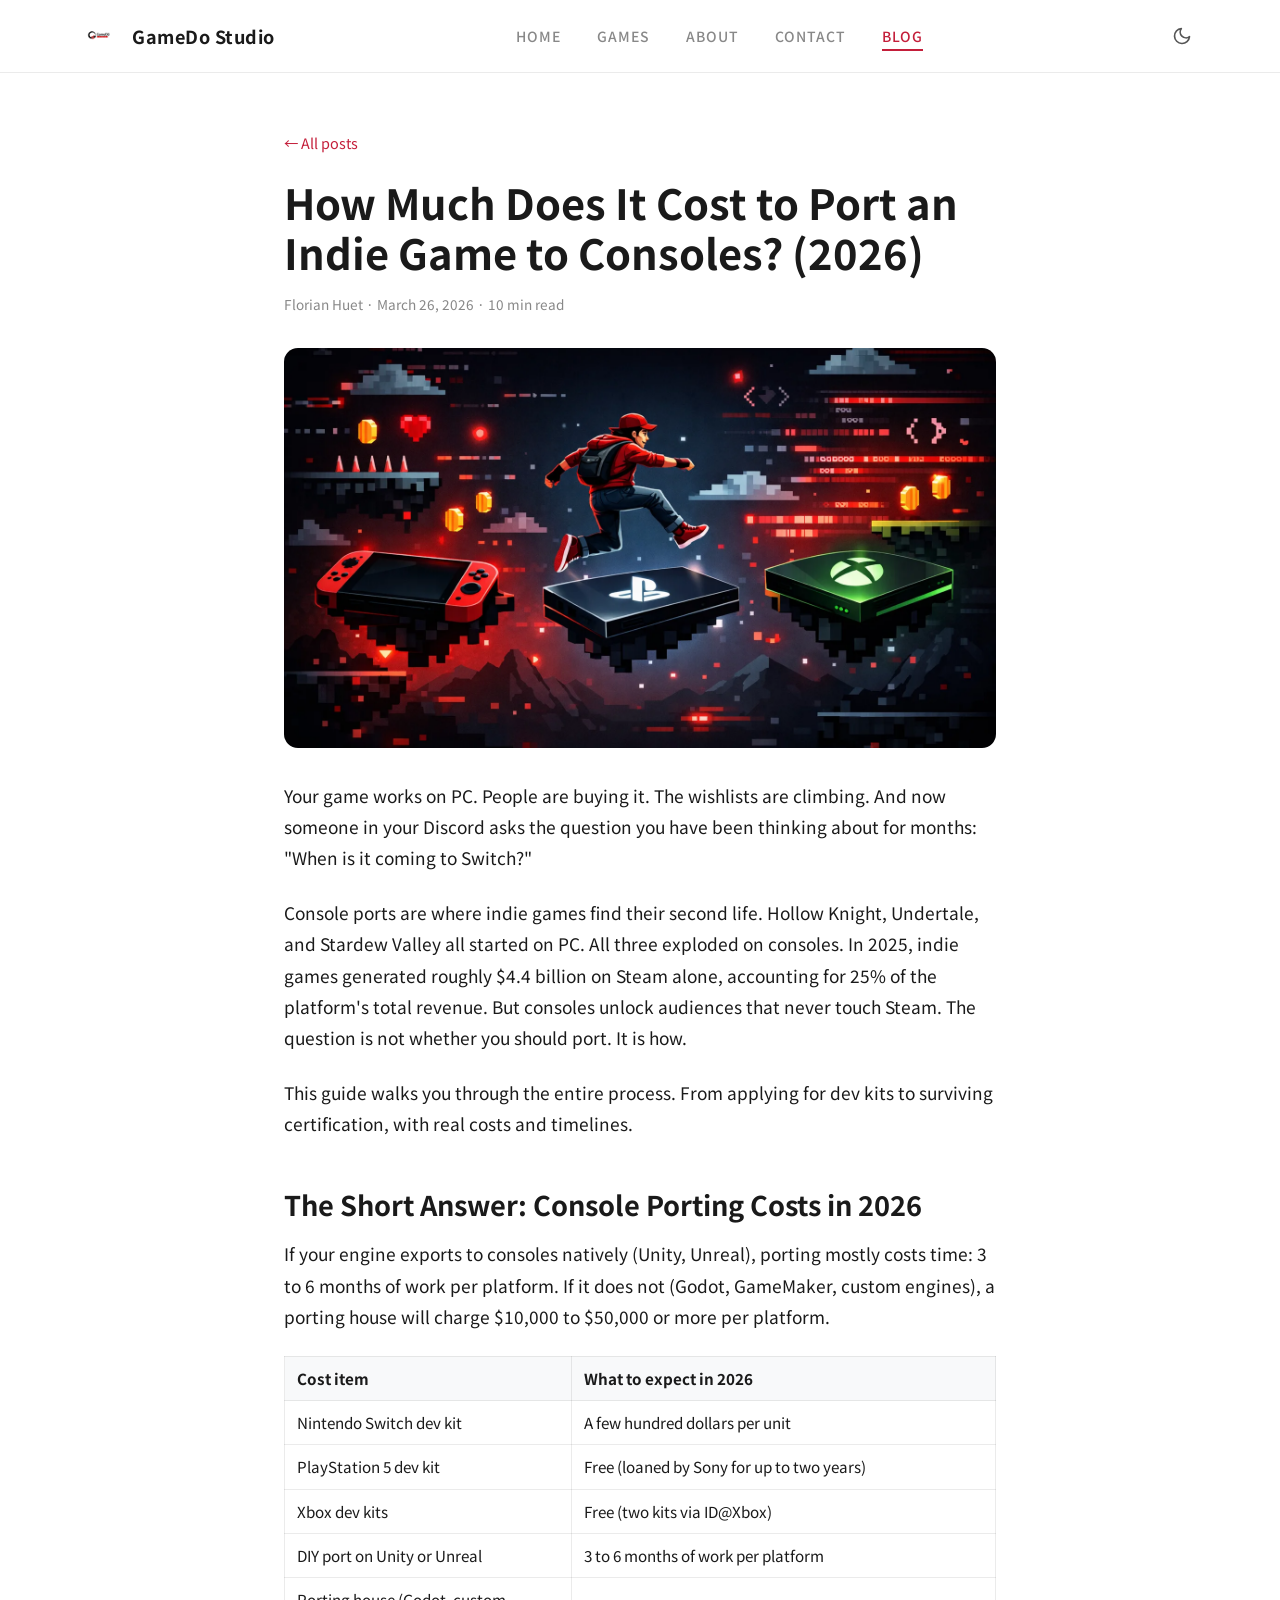
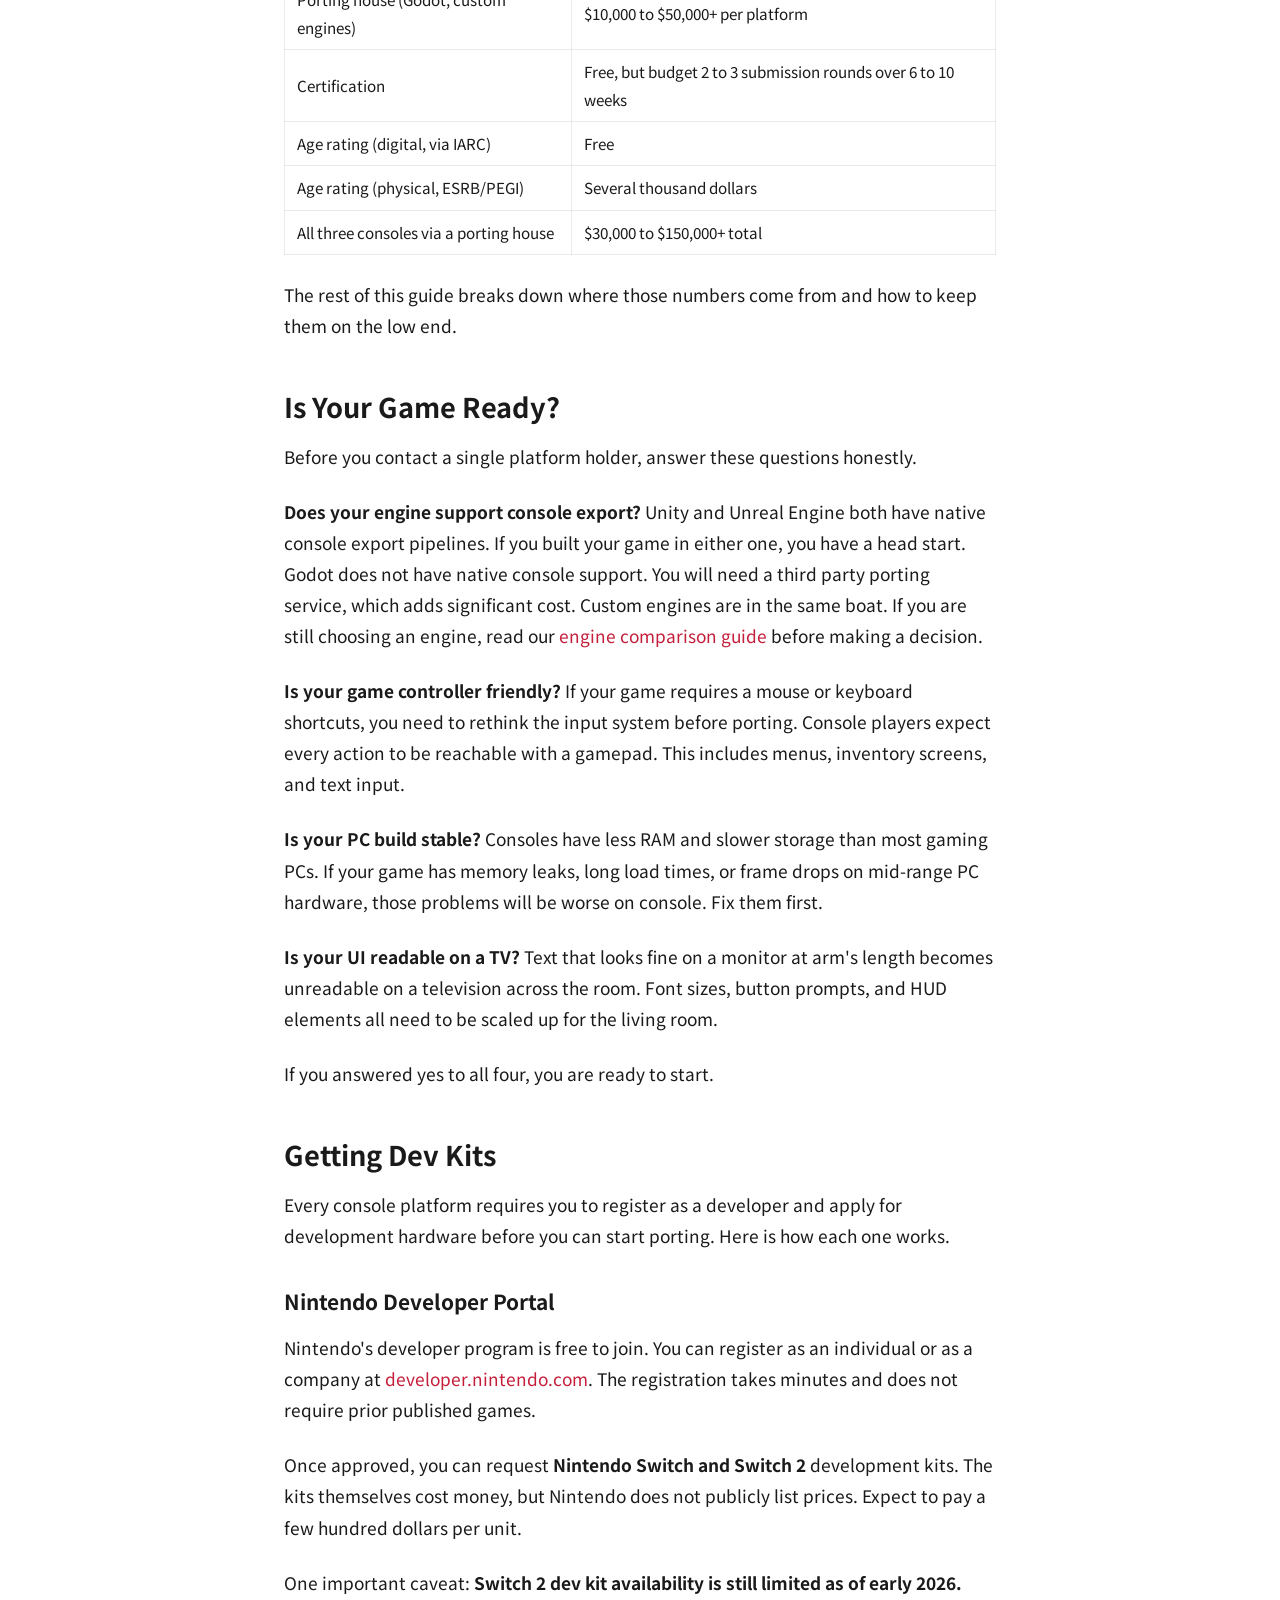
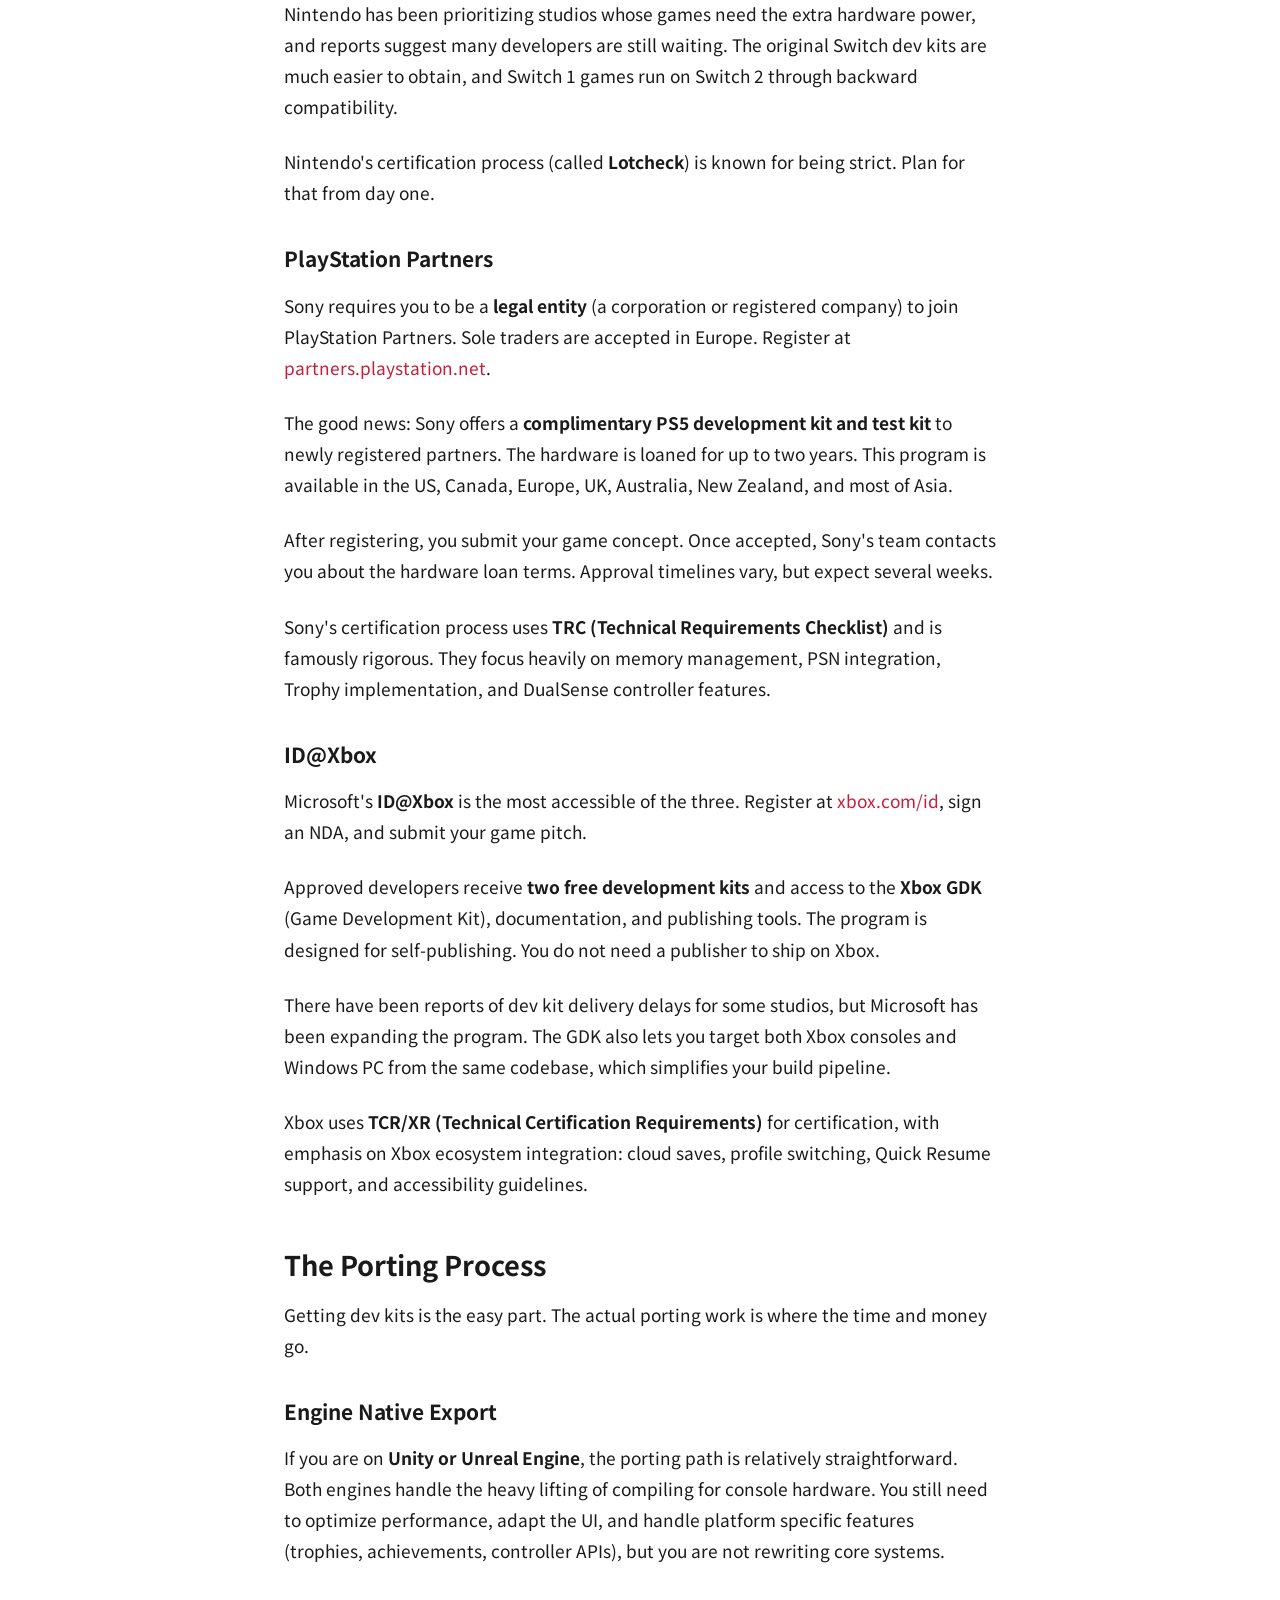
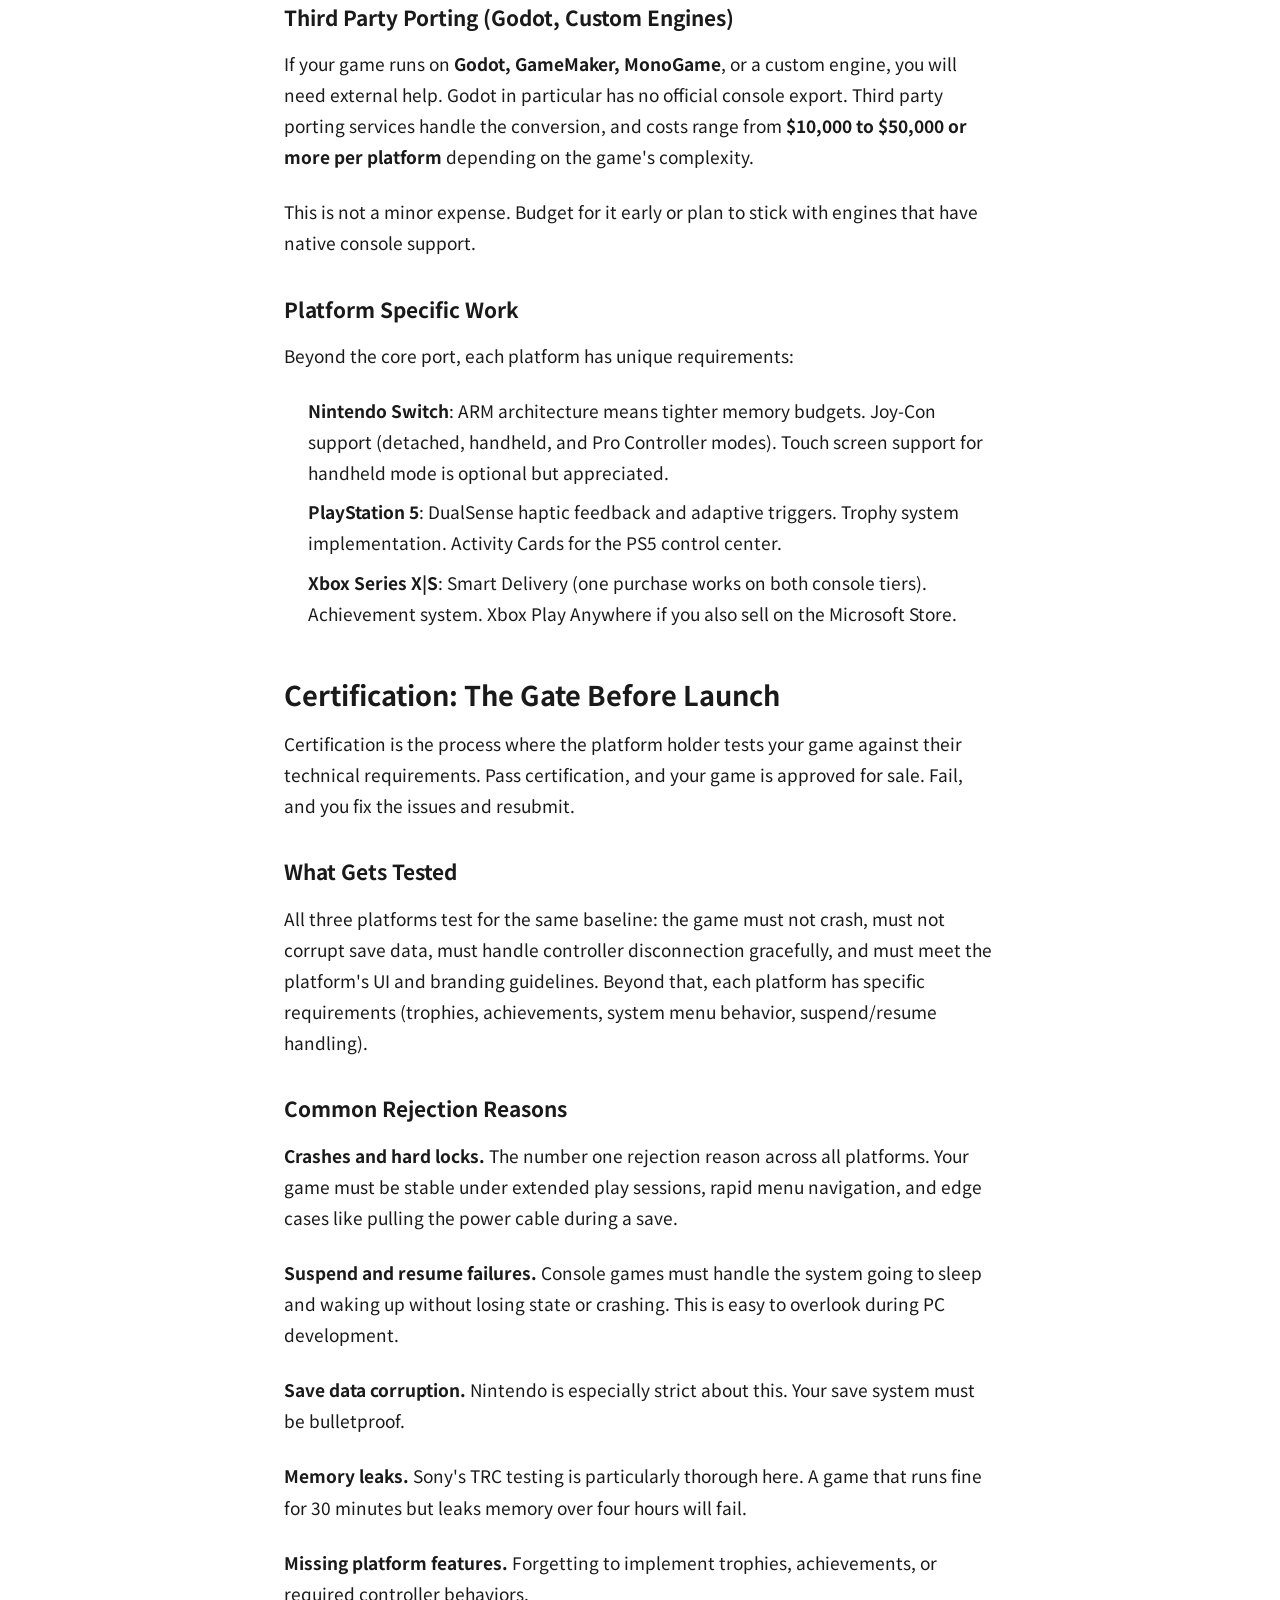
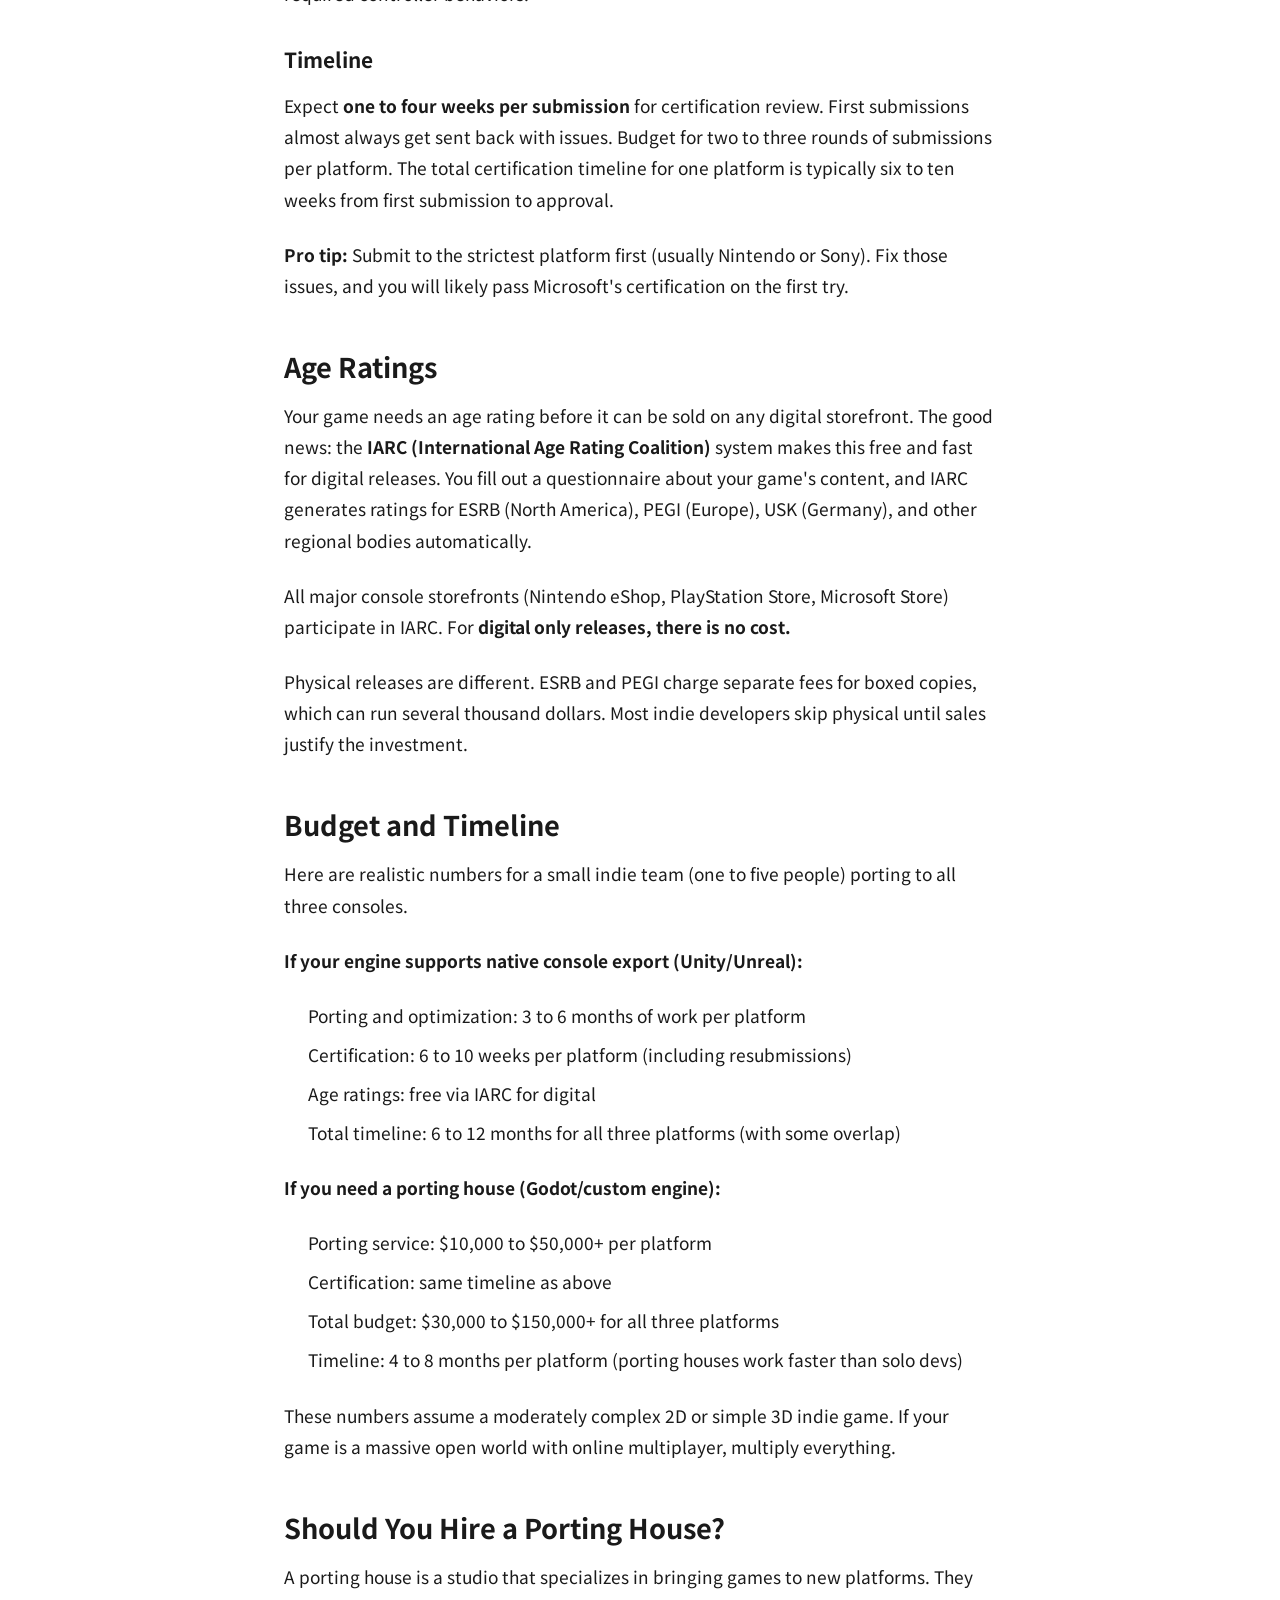
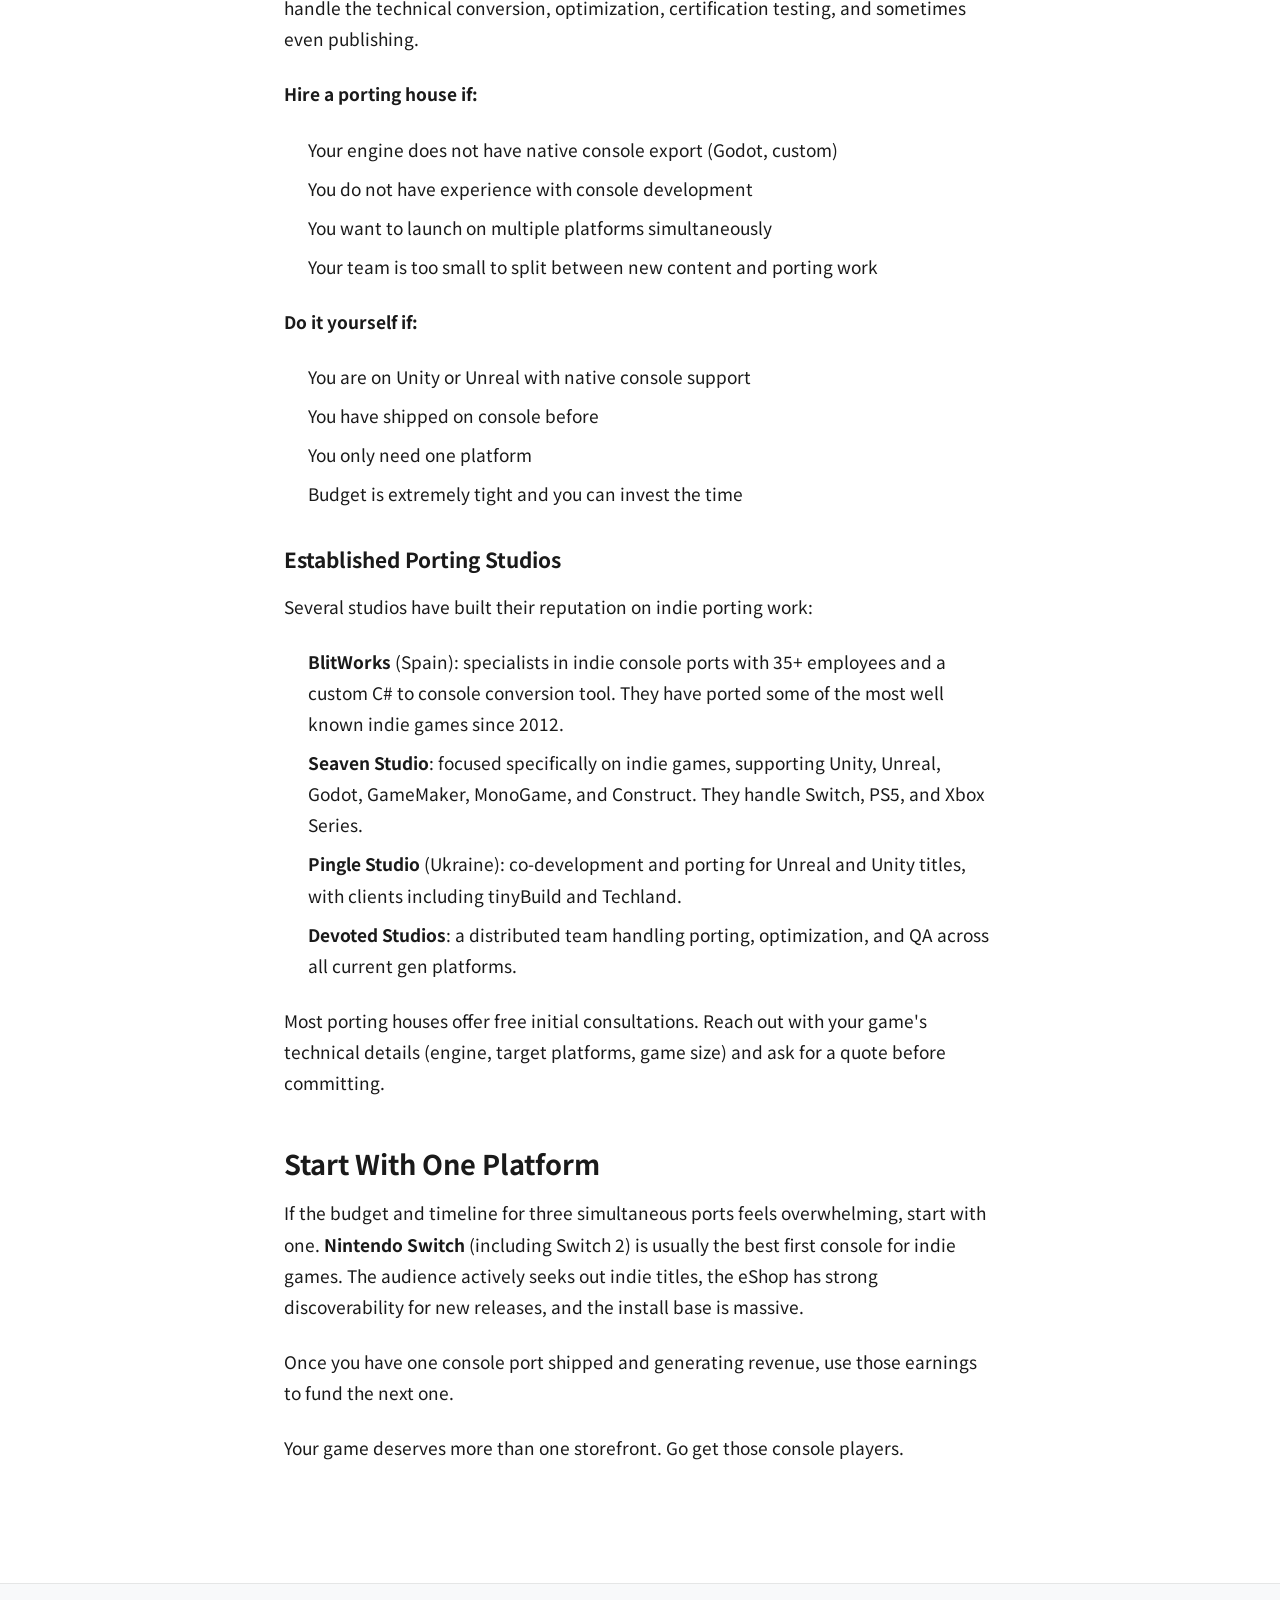
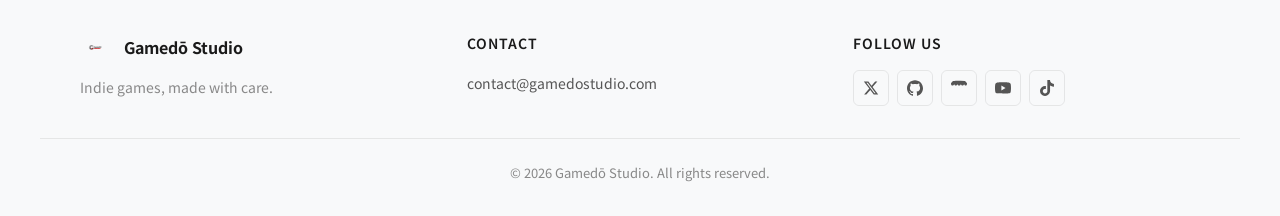
<file: blog/how-to-port-indie-game-consoles-2026.html>
<!DOCTYPE html>
<html lang="en">
<head>
    <meta charset="UTF-8">
    <meta name="viewport" content="width=device-width, initial-scale=1.0">
    <title>How Much Does It Cost to Port an Indie Game to Consoles? (2026) | GameDō Studio Blog</title>
    <meta name="description" content="A porting house costs $10,000 to $50,000 per platform. On Unity or Unreal, budget 3 to 6 months per console. Full 2026 breakdown: dev kits, certification, timelines.">
    <link rel="canonical" href="https://gamedostudio.com/blog/how-to-port-indie-game-consoles-2026">
    <meta property="og:title" content="How Much Does It Cost to Port an Indie Game to Consoles? (2026) | GameDō Studio Blog">
    <meta property="og:description" content="A porting house costs $10,000 to $50,000 per platform. On Unity or Unreal, budget 3 to 6 months per console. Full 2026 breakdown: dev kits, certification, timelines.">
    <meta property="og:url" content="https://gamedostudio.com/blog/how-to-port-indie-game-consoles-2026">
    <meta property="og:type" content="article">
    <meta property="og:image" content="https://gamedostudio.com/assets/images/blog/port-indie-game-consoles-2026.webp">
    <meta name="twitter:card" content="summary_large_image">
    <link rel="alternate" type="application/rss+xml" title="GameDō Studio Blog" href="/blog/rss.xml">
    <link rel="stylesheet" href="/styles.css?v=20261118a">
    <link rel="preconnect" href="https://fonts.googleapis.com">
    <link rel="preconnect" href="https://fonts.gstatic.com" crossorigin>
    <link href="https://fonts.googleapis.com/css2?family=Noto+Sans+JP:wght@300;400;500;700&family=Orbitron:wght@400;700;900&display=swap" rel="stylesheet">
    <link rel="icon" type="image/png" href="/assets/images/favicon-circle.png">
    <script>document.documentElement.classList.add('js');</script>
    <script>
      (function() {
        var theme = null;
        try { theme = localStorage.getItem('theme'); } catch(e) {}
        if (theme === 'dark' || theme === 'light') {
          document.documentElement.setAttribute('data-theme', theme);
        } else if (window.matchMedia && window.matchMedia('(prefers-color-scheme: dark)').matches) {
          document.documentElement.setAttribute('data-theme', 'dark');
        }
      })();
    </script>
    <script type="application/ld+json">{"@context": "https://schema.org", "@type": "BlogPosting", "headline": "How Much Does It Cost to Port an Indie Game to Consoles? (2026)", "description": "A porting house costs $10,000 to $50,000 per platform. On Unity or Unreal, budget 3 to 6 months per console. Full 2026 breakdown: dev kits, certification, timelines.", "image": "https://gamedostudio.com/assets/images/blog/port-indie-game-consoles-2026.webp", "datePublished": "2026-03-26T15:00:00", "author": {"@type": "Person", "name": "Florian Huet"}, "publisher": {"@type": "Organization", "name": "GameDō Studio", "url": "https://gamedostudio.com"}, "mainEntityOfPage": "https://gamedostudio.com/blog/how-to-port-indie-game-consoles-2026", "dateModified": "2026-07-28 09:00:00"}</script>
</head>
<body>
    <a href="#main" class="skip-link">Skip to content</a>

    <nav class="navbar">
        <div class="nav-container">
            <a href="/" class="nav-logo">
                <div class="nav-logo-icon">
                    <img src="/assets/images/gamedo-logo-transparent.png" alt="GameDō" class="logo-light">
                    <img src="/assets/images/GameDoStudio-logo-transparent-dark.png" alt="GameDō" class="logo-dark">
                </div>
                <span class="nav-logo-text">GameDo Studio</span>
            </a>
            <ul class="nav-links">
                <li><a href="/">Home</a></li>
                <li><a href="/games">Games</a></li>
                <li><a href="/about">About</a></li>
                <li><a href="/contact">Contact</a></li>
                <li><a href="/blog">Blog</a></li>
            </ul>
            <button class="theme-toggle" aria-label="Switch to dark mode">
                <svg class="icon-moon" xmlns="http://www.w3.org/2000/svg" width="20" height="20" viewBox="0 0 24 24" fill="none" stroke="currentColor" stroke-width="2" stroke-linecap="round" stroke-linejoin="round"><path d="M21 12.79A9 9 0 1 1 11.21 3 7 7 0 0 0 21 12.79z"></path></svg>
                <svg class="icon-sun" xmlns="http://www.w3.org/2000/svg" width="20" height="20" viewBox="0 0 24 24" fill="none" stroke="currentColor" stroke-width="2" stroke-linecap="round" stroke-linejoin="round"><circle cx="12" cy="12" r="5"></circle><line x1="12" y1="1" x2="12" y2="3"></line><line x1="12" y1="21" x2="12" y2="23"></line><line x1="4.22" y1="4.22" x2="5.64" y2="5.64"></line><line x1="18.36" y1="18.36" x2="19.78" y2="19.78"></line><line x1="1" y1="12" x2="3" y2="12"></line><line x1="21" y1="12" x2="23" y2="12"></line><line x1="4.22" y1="19.78" x2="5.64" y2="18.36"></line><line x1="18.36" y1="5.64" x2="19.78" y2="4.22"></line></svg>
            </button>
            <button class="nav-hamburger" aria-label="Toggle menu">
                <span></span>
                <span></span>
                <span></span>
            </button>
        </div>
    </nav>

    <main id="main">
        <article class="blog-post">
            <header class="blog-post-header">
                <a href="/blog" class="blog-back">&larr; All posts</a>
                <h1>How Much Does It Cost to Port an Indie Game to Consoles? (2026)</h1>
                <p class="blog-meta">Florian Huet · <time datetime="2026-03-26">March 26, 2026</time> · 10 min read</p>
            </header>
            <img class="blog-cover" src="/assets/images/blog/port-indie-game-consoles-2026.webp" alt="Stylized illustration of an indie game developer jumping between Nintendo Switch, PlayStation, and Xbox console platforms with pixel art elements and code in the background" width="1200" height="630">
            <div class="blog-body">
<p>Your game works on PC. People are buying it. The wishlists are climbing. And now someone in your Discord asks the question you have been thinking about for months: "When is it coming to Switch?"</p>
<p>Console ports are where indie games find their second life. Hollow Knight, Undertale, and Stardew Valley all started on PC. All three exploded on consoles. In 2025, indie games generated roughly $4.4 billion on Steam alone, accounting for 25% of the platform's total revenue. But consoles unlock audiences that never touch Steam. The question is not whether you should port. It is how.</p>
<p>This guide walks you through the entire process. From applying for dev kits to surviving certification, with real costs and timelines.</p>
<h2>The Short Answer: Console Porting Costs in 2026</h2>
<p>If your engine exports to consoles natively (Unity, Unreal), porting mostly costs time: 3 to 6 months of work per platform. If it does not (Godot, GameMaker, custom engines), a porting house will charge $10,000 to $50,000 or more per platform.</p>
<table>
<thead>
<tr>
<th>Cost item</th>
<th>What to expect in 2026</th>
</tr>
</thead>
<tbody>
<tr>
<td>Nintendo Switch dev kit</td>
<td>A few hundred dollars per unit</td>
</tr>
<tr>
<td>PlayStation 5 dev kit</td>
<td>Free (loaned by Sony for up to two years)</td>
</tr>
<tr>
<td>Xbox dev kits</td>
<td>Free (two kits via ID@Xbox)</td>
</tr>
<tr>
<td>DIY port on Unity or Unreal</td>
<td>3 to 6 months of work per platform</td>
</tr>
<tr>
<td>Porting house (Godot, custom engines)</td>
<td>$10,000 to $50,000+ per platform</td>
</tr>
<tr>
<td>Certification</td>
<td>Free, but budget 2 to 3 submission rounds over 6 to 10 weeks</td>
</tr>
<tr>
<td>Age rating (digital, via IARC)</td>
<td>Free</td>
</tr>
<tr>
<td>Age rating (physical, ESRB/PEGI)</td>
<td>Several thousand dollars</td>
</tr>
<tr>
<td>All three consoles via a porting house</td>
<td>$30,000 to $150,000+ total</td>
</tr>
</tbody>
</table>
<p>The rest of this guide breaks down where those numbers come from and how to keep them on the low end.</p>
<h2>Is Your Game Ready?</h2>
<p>Before you contact a single platform holder, answer these questions honestly.</p>
<p><strong>Does your engine support console export?</strong> Unity and Unreal Engine both have native console export pipelines. If you built your game in either one, you have a head start. Godot does not have native console support. You will need a third party porting service, which adds significant cost. Custom engines are in the same boat. If you are still choosing an engine, read our <a href="/blog/godot-vs-unity-vs-unreal-engine-comparison">engine comparison guide</a> before making a decision.</p>
<p><strong>Is your game controller friendly?</strong> If your game requires a mouse or keyboard shortcuts, you need to rethink the input system before porting. Console players expect every action to be reachable with a gamepad. This includes menus, inventory screens, and text input.</p>
<p><strong>Is your PC build stable?</strong> Consoles have less RAM and slower storage than most gaming PCs. If your game has memory leaks, long load times, or frame drops on mid-range PC hardware, those problems will be worse on console. Fix them first.</p>
<p><strong>Is your UI readable on a TV?</strong> Text that looks fine on a monitor at arm's length becomes unreadable on a television across the room. Font sizes, button prompts, and HUD elements all need to be scaled up for the living room.</p>
<p>If you answered yes to all four, you are ready to start.</p>
<h2>Getting Dev Kits</h2>
<p>Every console platform requires you to register as a developer and apply for development hardware before you can start porting. Here is how each one works.</p>
<h3>Nintendo Developer Portal</h3>
<p>Nintendo's developer program is free to join. You can register as an individual or as a company at <a href="https://developer.nintendo.com">developer.nintendo.com</a>. The registration takes minutes and does not require prior published games.</p>
<p>Once approved, you can request <strong>Nintendo Switch and Switch 2</strong> development kits. The kits themselves cost money, but Nintendo does not publicly list prices. Expect to pay a few hundred dollars per unit.</p>
<p>One important caveat: <strong>Switch 2 dev kit availability is still limited as of early 2026.</strong> Nintendo has been prioritizing studios whose games need the extra hardware power, and reports suggest many developers are still waiting. The original Switch dev kits are much easier to obtain, and Switch 1 games run on Switch 2 through backward compatibility.</p>
<p>Nintendo's certification process (called <strong>Lotcheck</strong>) is known for being strict. Plan for that from day one.</p>
<h3>PlayStation Partners</h3>
<p>Sony requires you to be a <strong>legal entity</strong> (a corporation or registered company) to join PlayStation Partners. Sole traders are accepted in Europe. Register at <a href="https://partners.playstation.net">partners.playstation.net</a>.</p>
<p>The good news: Sony offers a <strong>complimentary PS5 development kit and test kit</strong> to newly registered partners. The hardware is loaned for up to two years. This program is available in the US, Canada, Europe, UK, Australia, New Zealand, and most of Asia.</p>
<p>After registering, you submit your game concept. Once accepted, Sony's team contacts you about the hardware loan terms. Approval timelines vary, but expect several weeks.</p>
<p>Sony's certification process uses <strong>TRC (Technical Requirements Checklist)</strong> and is famously rigorous. They focus heavily on memory management, PSN integration, Trophy implementation, and DualSense controller features.</p>
<h3>ID@Xbox</h3>
<p>Microsoft's <strong>ID@Xbox</strong> is the most accessible of the three. Register at <a href="https://www.xbox.com/en-US/developers/id">xbox.com/id</a>, sign an NDA, and submit your game pitch.</p>
<p>Approved developers receive <strong>two free development kits</strong> and access to the <strong>Xbox GDK</strong> (Game Development Kit), documentation, and publishing tools. The program is designed for self-publishing. You do not need a publisher to ship on Xbox.</p>
<p>There have been reports of dev kit delivery delays for some studios, but Microsoft has been expanding the program. The GDK also lets you target both Xbox consoles and Windows PC from the same codebase, which simplifies your build pipeline.</p>
<p>Xbox uses <strong>TCR/XR (Technical Certification Requirements)</strong> for certification, with emphasis on Xbox ecosystem integration: cloud saves, profile switching, Quick Resume support, and accessibility guidelines.</p>
<h2>The Porting Process</h2>
<p>Getting dev kits is the easy part. The actual porting work is where the time and money go.</p>
<h3>Engine Native Export</h3>
<p>If you are on <strong>Unity or Unreal Engine</strong>, the porting path is relatively straightforward. Both engines handle the heavy lifting of compiling for console hardware. You still need to optimize performance, adapt the UI, and handle platform specific features (trophies, achievements, controller APIs), but you are not rewriting core systems.</p>
<h3>Third Party Porting (Godot, Custom Engines)</h3>
<p>If your game runs on <strong>Godot, GameMaker, MonoGame</strong>, or a custom engine, you will need external help. Godot in particular has no official console export. Third party porting services handle the conversion, and costs range from <strong>$10,000 to $50,000 or more per platform</strong> depending on the game's complexity.</p>
<p>This is not a minor expense. Budget for it early or plan to stick with engines that have native console support.</p>
<h3>Platform Specific Work</h3>
<p>Beyond the core port, each platform has unique requirements:</p>
<ul>
<li><strong>Nintendo Switch</strong>: ARM architecture means tighter memory budgets. Joy-Con support (detached, handheld, and Pro Controller modes). Touch screen support for handheld mode is optional but appreciated.</li>
<li><strong>PlayStation 5</strong>: DualSense haptic feedback and adaptive triggers. Trophy system implementation. Activity Cards for the PS5 control center.</li>
<li><strong>Xbox Series X|S</strong>: Smart Delivery (one purchase works on both console tiers). Achievement system. Xbox Play Anywhere if you also sell on the Microsoft Store.</li>
</ul>
<h2>Certification: The Gate Before Launch</h2>
<p>Certification is the process where the platform holder tests your game against their technical requirements. Pass certification, and your game is approved for sale. Fail, and you fix the issues and resubmit.</p>
<h3>What Gets Tested</h3>
<p>All three platforms test for the same baseline: the game must not crash, must not corrupt save data, must handle controller disconnection gracefully, and must meet the platform's UI and branding guidelines. Beyond that, each platform has specific requirements (trophies, achievements, system menu behavior, suspend/resume handling).</p>
<h3>Common Rejection Reasons</h3>
<p><strong>Crashes and hard locks.</strong> The number one rejection reason across all platforms. Your game must be stable under extended play sessions, rapid menu navigation, and edge cases like pulling the power cable during a save.</p>
<p><strong>Suspend and resume failures.</strong> Console games must handle the system going to sleep and waking up without losing state or crashing. This is easy to overlook during PC development.</p>
<p><strong>Save data corruption.</strong> Nintendo is especially strict about this. Your save system must be bulletproof.</p>
<p><strong>Memory leaks.</strong> Sony's TRC testing is particularly thorough here. A game that runs fine for 30 minutes but leaks memory over four hours will fail.</p>
<p><strong>Missing platform features.</strong> Forgetting to implement trophies, achievements, or required controller behaviors.</p>
<h3>Timeline</h3>
<p>Expect <strong>one to four weeks per submission</strong> for certification review. First submissions almost always get sent back with issues. Budget for two to three rounds of submissions per platform. The total certification timeline for one platform is typically six to ten weeks from first submission to approval.</p>
<p><strong>Pro tip:</strong> Submit to the strictest platform first (usually Nintendo or Sony). Fix those issues, and you will likely pass Microsoft's certification on the first try.</p>
<h2>Age Ratings</h2>
<p>Your game needs an age rating before it can be sold on any digital storefront. The good news: the <strong>IARC (International Age Rating Coalition)</strong> system makes this free and fast for digital releases. You fill out a questionnaire about your game's content, and IARC generates ratings for ESRB (North America), PEGI (Europe), USK (Germany), and other regional bodies automatically.</p>
<p>All major console storefronts (Nintendo eShop, PlayStation Store, Microsoft Store) participate in IARC. For <strong>digital only releases, there is no cost.</strong></p>
<p>Physical releases are different. ESRB and PEGI charge separate fees for boxed copies, which can run several thousand dollars. Most indie developers skip physical until sales justify the investment.</p>
<h2>Budget and Timeline</h2>
<p>Here are realistic numbers for a small indie team (one to five people) porting to all three consoles.</p>
<p><strong>If your engine supports native console export (Unity/Unreal):</strong></p>
<ul>
<li>Porting and optimization: 3 to 6 months of work per platform</li>
<li>Certification: 6 to 10 weeks per platform (including resubmissions)</li>
<li>Age ratings: free via IARC for digital</li>
<li>Total timeline: 6 to 12 months for all three platforms (with some overlap)</li>
</ul>
<p><strong>If you need a porting house (Godot/custom engine):</strong></p>
<ul>
<li>Porting service: $10,000 to $50,000+ per platform</li>
<li>Certification: same timeline as above</li>
<li>Total budget: $30,000 to $150,000+ for all three platforms</li>
<li>Timeline: 4 to 8 months per platform (porting houses work faster than solo devs)</li>
</ul>
<p>These numbers assume a moderately complex 2D or simple 3D indie game. If your game is a massive open world with online multiplayer, multiply everything.</p>
<h2>Should You Hire a Porting House?</h2>
<p>A porting house is a studio that specializes in bringing games to new platforms. They handle the technical conversion, optimization, certification testing, and sometimes even publishing.</p>
<p><strong>Hire a porting house if:</strong></p>
<ul>
<li>Your engine does not have native console export (Godot, custom)</li>
<li>You do not have experience with console development</li>
<li>You want to launch on multiple platforms simultaneously</li>
<li>Your team is too small to split between new content and porting work</li>
</ul>
<p><strong>Do it yourself if:</strong></p>
<ul>
<li>You are on Unity or Unreal with native console support</li>
<li>You have shipped on console before</li>
<li>You only need one platform</li>
<li>Budget is extremely tight and you can invest the time</li>
</ul>
<h3>Established Porting Studios</h3>
<p>Several studios have built their reputation on indie porting work:</p>
<ul>
<li><strong>BlitWorks</strong> (Spain): specialists in indie console ports with 35+ employees and a custom C# to console conversion tool. They have ported some of the most well known indie games since 2012.</li>
<li><strong>Seaven Studio</strong>: focused specifically on indie games, supporting Unity, Unreal, Godot, GameMaker, MonoGame, and Construct. They handle Switch, PS5, and Xbox Series.</li>
<li><strong>Pingle Studio</strong> (Ukraine): co-development and porting for Unreal and Unity titles, with clients including tinyBuild and Techland.</li>
<li><strong>Devoted Studios</strong>: a distributed team handling porting, optimization, and QA across all current gen platforms.</li>
</ul>
<p>Most porting houses offer free initial consultations. Reach out with your game's technical details (engine, target platforms, game size) and ask for a quote before committing.</p>
<h2>Start With One Platform</h2>
<p>If the budget and timeline for three simultaneous ports feels overwhelming, start with one. <strong>Nintendo Switch</strong> (including Switch 2) is usually the best first console for indie games. The audience actively seeks out indie titles, the eShop has strong discoverability for new releases, and the install base is massive.</p>
<p>Once you have one console port shipped and generating revenue, use those earnings to fund the next one.</p>
<p>Your game deserves more than one storefront. Go get those console players.</p>
            </div>
        </article>
    </main>

    <footer class="footer">
        <div class="footer-content">
            <div class="footer-brand">
                <div class="footer-logo">
                    <div class="nav-logo-icon"><img src="/assets/images/gamedo-logo-transparent.png" alt="GameDō" class="logo-light"><img src="/assets/images/GameDoStudio-logo-transparent-dark.png" alt="GameDō" class="logo-dark"></div>
                    <span>Gamedō Studio</span>
                </div>
                <p class="footer-tagline">Indie games, made with care.</p>
            </div>
            <div class="footer-contact">
                <h3>Contact</h3>
                <a href="mailto:contact@gamedostudio.com">contact@gamedostudio.com</a>
            </div>
            <div class="footer-social">
                <h3>Follow Us</h3>
                <div class="social-links">
                    <a href="https://x.com/GameDoStudio" class="social-link" target="_blank" rel="noopener" aria-label="X (Twitter)">
                        <svg viewBox="0 0 24 24" width="16" height="16"><path fill="currentColor" d="M18.244 2.25h3.308l-7.227 8.26 8.502 11.24H16.17l-5.214-6.817L4.99 21.75H1.68l7.73-8.835L1.254 2.25H8.08l4.713 6.231zm-1.161 17.52h1.833L7.084 4.126H5.117z"/></svg>
                    </a>
                    <a href="https://github.com/GameDoStudio" class="social-link" target="_blank" rel="noopener" aria-label="GitHub">
                        <svg viewBox="0 0 24 24" width="16" height="16"><path fill="currentColor" d="M12 .297c-6.63 0-12 5.373-12 12 0 5.303 3.438 9.8 8.205 11.385.6.113.82-.258.82-.577 0-.285-.01-1.04-.015-2.04-3.338.724-4.042-1.61-4.042-1.61C4.422 18.07 3.633 17.7 3.633 17.7c-1.087-.744.084-.729.084-.729 1.205.084 1.838 1.236 1.838 1.236 1.07 1.835 2.809 1.305 3.495.998.108-.776.417-1.305.76-1.605-2.665-.3-5.466-1.332-5.466-5.93 0-1.31.465-2.38 1.235-3.22-.135-.303-.54-1.523.105-3.176 0 0 1.005-.322 3.3 1.23.96-.267 1.98-.399 3-.405 1.02.006 2.04.138 3 .405 2.28-1.552 3.285-1.23 3.285-1.23.645 1.653.24 2.873.12 3.176.765.84 1.23 1.91 1.23 3.22 0 4.61-2.805 5.625-5.475 5.92.42.36.81 1.096.81 2.22 0 1.606-.015 2.896-.015 3.286 0 .315.21.69.825.57C20.565 22.092 24 17.592 24 12.297c0-6.627-5.373-12-12-12"/></svg>
                    </a>
                    <a href="https://gamedostudio.itch.io/" class="social-link" target="_blank" rel="noopener" aria-label="itch.io">
                        <svg viewBox="0 0 24 24" width="16" height="16"><path fill="currentColor" d="M3.13 1.338C2.08 1.96.02 4.328 0 4.95v1.03c0 1.303 1.22 2.45 2.325 2.45 1.33 0 2.436-1.058 2.436-2.336 0 1.278 1.07 2.336 2.4 2.336 1.328 0 2.362-1.058 2.362-2.336 0 1.278 1.105 2.336 2.434 2.336h.478c1.33 0 2.434-1.058 2.434-2.336 0 1.278 1.034 2.336 2.362 2.336 1.33 0 2.4-1.058 2.4-2.336 0 1.278 1.106 2.336 2.435 2.336C22.78 8.43 24 7.282 24 5.98V4.95c-.02-.622-2.08-2.99-3.13-3.612a55.03 55.03 0 0 0-8.87-.338c-2.88 0-7.222.146-8.87.338z"/></svg>
                    </a>
                    <a href="https://www.youtube.com/channel/UCxA5IRppJs3cn4VRS00mbNg" class="social-link" target="_blank" rel="noopener" aria-label="YouTube">
                        <svg viewBox="0 0 24 24" width="16" height="16"><path fill="currentColor" d="M23.498 6.186a3.016 3.016 0 0 0-2.122-2.136C19.505 3.545 12 3.545 12 3.545s-7.505 0-9.377.505A3.017 3.017 0 0 0 .502 6.186C0 8.07 0 12 0 12s0 3.93.502 5.814a3.016 3.016 0 0 0 2.122 2.136c1.871.505 9.376.505 9.376.505s7.505 0 9.377-.505a3.015 3.015 0 0 0 2.122-2.136C24 15.93 24 12 24 12s0-3.93-.502-5.814zM9.545 15.568V8.432L15.818 12l-6.273 3.568z"/></svg>
                    </a>
                    <a href="https://www.tiktok.com/@gamedostudio" class="social-link" target="_blank" rel="noopener" aria-label="TikTok">
                        <svg viewBox="0 0 24 24" width="16" height="16"><path fill="currentColor" d="M12.525.02c1.31-.02 2.61-.01 3.91-.02.08 1.53.63 3.09 1.75 4.17 1.12 1.11 2.7 1.62 4.24 1.79v4.03c-1.44-.05-2.89-.35-4.2-.97-.57-.26-1.1-.59-1.62-.93-.01 2.92.01 5.84-.02 8.75-.08 1.4-.54 2.79-1.35 3.94-1.31 1.92-3.58 3.17-5.91 3.21-1.43.08-2.86-.31-4.08-1.03-2.02-1.19-3.44-3.37-3.65-5.71-.02-.5-.03-1-.01-1.49.18-1.9 1.12-3.72 2.58-4.96 1.66-1.44 3.98-2.13 6.15-1.72.02 1.48-.04 2.96-.04 4.44-.99-.32-2.15-.23-3.02.37-.63.41-1.11 1.04-1.36 1.75-.21.51-.15 1.07-.14 1.61.24 1.64 1.82 3.02 3.5 2.87 1.12-.01 2.19-.66 2.77-1.61.19-.33.4-.67.41-1.06.1-1.79.06-3.57.07-5.36.01-4.03-.01-8.05.02-12.07z"/></svg>
                    </a>
                </div>
            </div>
        </div>
        <div class="footer-bottom">
            <p>&copy; <span class="current-year"></span> Gamedō Studio. All rights reserved.</p>
        </div>
    </footer>

    <script src="/animations.js?v=20261118a" defer></script>
</body>
</html>
</file>
<file: styles.css>
/* ===== CSS Variables & Design Tokens ===== */
:root {
    /* Light Theme */
    --bg-primary: #ffffff;
    --bg-secondary: #f8f9fa;
    --bg-card: #ffffff;
    --text-primary: #1a1a1a;
    --text-secondary: #555555;
    --text-muted: #888888;

    /* GameDō Brand Colors */
    --color-red: #c41e3a;
    --color-red-dark: #9e1830;
    --color-red-glow: rgba(196, 30, 58, 0.15);

    /* Borders & Shadows (light theme) */
    --border-subtle: rgba(0, 0, 0, 0.08);
    --border-card: rgba(0, 0, 0, 0.06);
    --shadow-card: 0 2px 12px rgba(0, 0, 0, 0.06);
    --shadow-hover: 0 8px 30px rgba(0, 0, 0, 0.1);
    --glow-red: 0 0 20px rgba(196, 30, 58, 0.15);

    /* GravityShot Colors */
    --gs-pink: #ff3399;
    --gs-cyan: #30d5c8;
    --gs-purple: #0b0422;
    --gs-purple-light: #1a0a3e;

    /* A Helping Hand Colors */
    --hh-blue-light: #87ceeb;
    --hh-blue: #6495ed;

    /* Life of a Regressor Colors */
    --lr-gold: #d4a574;
    --lr-brown: #8b4513;

    /* Typography */
    --font-main: 'Noto Sans JP', sans-serif;
    --font-game: 'Orbitron', sans-serif;

    /* Spacing Scale */
    --space-1: 4px;
    --space-2: 8px;
    --space-3: 12px;
    --space-4: 16px;
    --space-6: 24px;
    --space-8: 32px;
    --space-10: 40px;
    --space-12: 48px;
    --space-16: 64px;
    --space-20: 80px;
    --space-24: 96px;

    /* Border Radius */
    --rounded-sm: 6px;
    --rounded-md: 10px;
    --rounded-lg: 14px;
    --rounded-xl: 20px;

    /* Layout */
    --container-width: 1200px;
    --section-padding: 100px 0;
}

/* ===== Dark Theme ===== */
[data-theme="dark"] {
    color-scheme: dark;

    --bg-primary: #1a1a2e;
    --bg-secondary: #16162a;
    --bg-card: #222240;
    --text-primary: #e8e8f0;
    --text-secondary: #a0a0b8;
    --text-muted: #6a6a80;

    --border-subtle: rgba(255, 255, 255, 0.08);
    --border-card: rgba(255, 255, 255, 0.06);
    --shadow-card: 0 2px 12px rgba(0, 0, 0, 0.3);
    --shadow-hover: 0 8px 30px rgba(0, 0, 0, 0.4);
    --glow-red: 0 0 20px rgba(196, 30, 58, 0.25);
    --color-red-glow: rgba(196, 30, 58, 0.25);
}

/* Dark mode: hardcoded color overrides */
[data-theme="dark"] .navbar {
    background: rgba(26, 26, 46, 0.92);
}

[data-theme="dark"] .badge {
    background: rgba(255, 255, 255, 0.06);
}

[data-theme="dark"] .btn-disabled {
    background: rgba(255, 255, 255, 0.06);
    color: var(--text-muted);
}

[data-theme="dark"] .location-badge {
    background: rgba(255, 255, 255, 0.04);
}

[data-theme="dark"] .social-link:hover {
    background: rgba(196, 30, 58, 0.12);
}

[data-theme="dark"] .badge-live {
    background: rgba(34, 197, 94, 0.15);
}

[data-theme="dark"] .section-badge {
    background: rgba(255, 255, 255, 0.06);
}

[data-theme="dark"] .icon-box {
    background: rgba(255, 255, 255, 0.04);
}

/* Logo swap - light/dark variants */
.logo-dark { display: none !important; }
[data-theme="dark"] .logo-light { display: none !important; }
[data-theme="dark"] .logo-dark { display: block !important; }

/* Theme toggle button */
.theme-toggle {
    background: none;
    border: none;
    cursor: pointer;
    padding: var(--space-2);
    color: var(--text-secondary);
    display: flex;
    align-items: center;
    justify-content: center;
    border-radius: var(--rounded-sm);
    transition: color 0.2s ease;
}

.theme-toggle:hover {
    color: var(--color-red);
}

.theme-toggle svg {
    width: 20px;
    height: 20px;
}

/* Hide the inactive icon */
.theme-toggle .icon-sun { display: none; }
[data-theme="dark"] .theme-toggle .icon-moon { display: none; }
[data-theme="dark"] .theme-toggle .icon-sun { display: block; }

/* Smooth theme transition (added via JS on toggle click) */
.theme-transitioning,
.theme-transitioning *,
.theme-transitioning *::before,
.theme-transitioning *::after {
    transition: background-color 0.3s ease, color 0.3s ease, border-color 0.3s ease, box-shadow 0.3s ease !important;
}

/* ===== Reset & Base ===== */
* {
    margin: 0;
    padding: 0;
    box-sizing: border-box;
}

html {
    scroll-behavior: smooth;
}

body {
    font-family: var(--font-main);
    background-color: var(--bg-primary);
    color: var(--text-primary);
    line-height: 1.6;
    overflow-x: hidden;
}

a {
    text-decoration: none;
    color: inherit;
}

ul {
    list-style: none;
}

img {
    max-width: 100%;
    height: auto;
}

/* Skip to content */
.skip-link {
    position: absolute;
    top: -100%;
    left: 50%;
    transform: translateX(-50%);
    padding: 12px 24px;
    background: var(--color-red);
    color: #fff;
    border-radius: var(--rounded-md);
    z-index: 9999;
    font-weight: 600;
}

.skip-link:focus {
    top: 10px;
}

/* ===== Reusable Components ===== */

/* Button System */
.btn {
    display: inline-flex;
    align-items: center;
    justify-content: center;
    gap: var(--space-2);
    padding: 14px 32px;
    font-family: var(--font-main);
    font-weight: 600;
    font-size: 14px;
    letter-spacing: 0.5px;
    border-radius: var(--rounded-md);
    border: 2px solid transparent;
    cursor: pointer;
    transition: all 0.3s ease;
}

.btn-primary {
    background: var(--color-red);
    color: #ffffff;
    border-color: var(--color-red);
}

.btn-primary:hover {
    background: var(--color-red-dark);
    border-color: var(--color-red-dark);
    transform: translateY(-2px);
    box-shadow: var(--glow-red);
}

.btn-outline {
    background: transparent;
    color: var(--text-primary);
    border-color: var(--border-subtle);
}

.btn-outline:hover {
    border-color: var(--color-red);
    color: var(--color-red);
    transform: translateY(-2px);
}

.btn-disabled {
    background: rgba(0, 0, 0, 0.04);
    color: var(--text-muted);
    border-color: var(--border-subtle);
    cursor: default;
    pointer-events: none;
}

/* Section Badge (pill label) */
.section-badge {
    display: inline-block;
    padding: 6px 18px;
    font-size: 12px;
    font-weight: 600;
    text-transform: uppercase;
    letter-spacing: 2px;
    color: var(--color-red);
    border: 1px solid rgba(196, 30, 58, 0.3);
    border-radius: 50px;
    background: rgba(196, 30, 58, 0.06);
    margin-bottom: var(--space-4);
}

/* Category/Status Badge */
.badge {
    display: inline-block;
    padding: 4px 12px;
    font-size: 11px;
    font-weight: 600;
    text-transform: uppercase;
    letter-spacing: 1.5px;
    border-radius: 50px;
    background: rgba(0, 0, 0, 0.04);
    color: var(--text-secondary);
    border: 1px solid var(--border-subtle);
}

/* Icon Box */
.icon-box {
    width: 52px;
    height: 52px;
    display: flex;
    align-items: center;
    justify-content: center;
    background: rgba(196, 30, 58, 0.08);
    border: 1px solid rgba(196, 30, 58, 0.15);
    border-radius: var(--rounded-md);
    font-size: 22px;
    color: var(--color-red);
    flex-shrink: 0;
}

.icon-box svg {
    width: 22px;
    height: 22px;
}

/* Section Container */
.section-container {
    max-width: var(--container-width);
    margin: 0 auto;
    padding: 0 40px;
}

/* Section Headers */
.section-header {
    text-align: center;
    margin-bottom: var(--space-16);
}

.section-header h2 {
    font-size: 42px;
    font-weight: 700;
    margin-bottom: 0;
    letter-spacing: 1px;
}

/* Shimmer Overlay */
.shimmer-overlay {
    position: absolute;
    top: 0;
    left: -100%;
    width: 100%;
    height: 100%;
    background: linear-gradient(
        90deg,
        transparent,
        rgba(255, 255, 255, 0.05),
        transparent
    );
    animation: shimmer 4s ease-in-out infinite;
    pointer-events: none;
}

@keyframes shimmer {
    0%, 100% { left: -100%; }
    50% { left: 100%; }
}

/* ===== Navigation ===== */
.navbar {
    position: fixed;
    top: 0;
    left: 0;
    right: 0;
    z-index: 1000;
    padding: 16px 0;
    background: rgba(255, 255, 255, 0.9);
    backdrop-filter: blur(20px);
    -webkit-backdrop-filter: blur(20px);
    border-bottom: 1px solid var(--border-subtle);
    transition: padding 0.3s ease;
}

.nav-container {
    max-width: var(--container-width);
    margin: 0 auto;
    padding: 0 40px;
    display: flex;
    justify-content: space-between;
    align-items: center;
}

.nav-logo {
    display: flex;
    align-items: center;
    gap: var(--space-3);
}

.nav-logo-icon {
    width: 40px;
    height: 40px;
    background: transparent;
    border-radius: var(--rounded-sm);
    display: flex;
    align-items: center;
    justify-content: center;
    overflow: hidden;
}

.nav-logo-icon img {
    width: 40px;
    height: 40px;
    object-fit: contain;
}

.nav-logo-text {
    font-weight: 700;
    font-size: 18px;
    letter-spacing: 0.5px;
    color: var(--text-primary);
}

.nav-links {
    display: flex;
    gap: 36px;
}

.nav-links a {
    font-weight: 500;
    font-size: 14px;
    text-transform: uppercase;
    letter-spacing: 1px;
    color: var(--text-muted);
    position: relative;
    padding: 5px 0;
    transition: color 0.3s ease;
}

.nav-links a::after {
    content: '';
    position: absolute;
    bottom: 0;
    left: 0;
    width: 0;
    height: 2px;
    background: var(--color-red);
    transition: width 0.3s ease;
}

.nav-links a:hover {
    color: var(--text-primary);
}

.nav-links a:hover::after {
    width: 100%;
}

.nav-links a.active {
    color: var(--color-red);
}

.nav-links a.active::after {
    width: 100%;
}

/* Hamburger Menu */
.nav-hamburger {
    display: none;
    flex-direction: column;
    justify-content: center;
    gap: 5px;
    width: 32px;
    height: 32px;
    background: none;
    border: none;
    cursor: pointer;
    padding: 4px;
}

.nav-hamburger span {
    display: block;
    width: 100%;
    height: 2px;
    background: var(--text-primary);
    border-radius: 2px;
    transition: all 0.3s ease;
}

/* ===== Page Hero ===== */
.page-hero {
    padding: 140px 0 80px;
    text-align: center;
    position: relative;
    overflow: hidden;
}

.page-hero .section-container {
    position: relative;
    z-index: 1;
}

.page-hero .kanji {
    font-size: 5rem;
    color: var(--color-red);
    line-height: 1;
    margin-bottom: var(--space-4);
}

.page-hero h1 {
    font-size: 3.5rem;
    font-weight: 700;
    margin-bottom: var(--space-4);
    letter-spacing: 1px;
}

.page-hero h1 .accent {
    color: var(--color-red);
}

.page-hero .hero-subtitle {
    font-size: 1.2rem;
    color: var(--text-secondary);
    max-width: 600px;
    margin: 0 auto;
    line-height: 1.7;
}

.hero-logo {
    max-width: 800px;
    margin: 0 auto -100px;
    display: block;
}

.hero-actions {
    display: flex;
    gap: var(--space-4);
    justify-content: center;
    flex-wrap: wrap;
}

/* ===== Three Pillars Section ===== */
.pillars-section {
    padding: var(--section-padding);
    background: var(--bg-primary);
}

.pillars-grid {
    display: grid;
    grid-template-columns: repeat(3, 1fr);
    gap: var(--space-8);
    max-width: var(--container-width);
    margin: 0 auto;
    padding: 0 40px;
}

.pillar-card {
    background: var(--bg-card);
    border: 1px solid var(--border-card);
    border-radius: var(--rounded-xl);
    padding: var(--space-8);
    transition: all 0.3s ease;
    box-shadow: var(--shadow-card);
}

.pillar-card:hover {
    border-color: rgba(196, 30, 58, 0.2);
    box-shadow: var(--shadow-hover);
    transform: translateY(-4px);
}

.pillar-card .icon-box {
    margin-bottom: var(--space-4);
}

.pillar-card h3 {
    font-size: 20px;
    font-weight: 700;
    margin-bottom: var(--space-3);
}

.pillar-card p {
    font-size: 15px;
    color: var(--text-secondary);
    margin-bottom: var(--space-6);
    line-height: 1.7;
}

.pillar-card .pillar-link {
    display: inline-flex;
    align-items: center;
    gap: var(--space-2);
    color: var(--color-red);
    font-weight: 600;
    font-size: 14px;
    transition: gap 0.3s ease;
}

.pillar-card .pillar-link:hover {
    gap: var(--space-3);
}

/* ===== Founder Card ===== */
.founder-section {
    padding: var(--section-padding);
    background: var(--bg-primary);
}

.founder-card {
    display: grid;
    grid-template-columns: auto 1fr;
    gap: var(--space-10);
    align-items: center;
    max-width: 700px;
    margin: 0 auto;
    background: var(--bg-card);
    border: 1px solid var(--border-card);
    border-radius: var(--rounded-xl);
    padding: var(--space-10);
    box-shadow: var(--shadow-card);
    transition: border-color 0.3s ease, box-shadow 0.3s ease;
    color: inherit;
}

a.founder-card:hover {
    border-color: rgba(196, 30, 58, 0.2);
    box-shadow: var(--shadow-hover);
}

.founder-photo {
    width: 140px;
    height: 140px;
    border-radius: var(--rounded-lg);
    overflow: hidden;
    border: 3px solid var(--color-red);
    flex-shrink: 0;
}

.founder-photo img {
    width: 100%;
    height: 100%;
    object-fit: cover;
}

.founder-info .member-name {
    font-size: 24px;
    font-weight: 700;
    margin-bottom: var(--space-1);
}

.founder-info .member-role {
    font-size: 13px;
    text-transform: uppercase;
    letter-spacing: 2px;
    color: var(--color-red);
    margin-bottom: var(--space-4);
}

.founder-info .member-bio {
    font-size: 14px;
    color: var(--text-secondary);
    line-height: 1.7;
    margin-bottom: var(--space-6);
}

/* ===== About Page: Story & Mission ===== */
.story-section {
    padding: var(--section-padding);
    background: var(--bg-primary);
}

.story-grid {
    display: grid;
    grid-template-columns: 1fr 1fr;
    gap: var(--space-8);
    max-width: 900px;
    margin: 0 auto;
    padding: 0 40px;
}

.story-card {
    background: var(--bg-card);
    border: 1px solid var(--border-card);
    border-radius: var(--rounded-xl);
    padding: var(--space-8);
    box-shadow: var(--shadow-card);
    transition: border-color 0.3s ease, box-shadow 0.3s ease;
}

.story-card:hover {
    border-color: rgba(196, 30, 58, 0.15);
    box-shadow: var(--shadow-hover);
}

.story-card h2 {
    font-size: 22px;
    font-weight: 700;
    margin-bottom: var(--space-4);
}

.story-card .kanji {
    font-size: 48px;
    color: var(--color-red);
    line-height: 1;
    margin-bottom: var(--space-3);
}

.story-card p {
    font-size: 15px;
    color: var(--text-secondary);
    line-height: 1.7;
    margin-bottom: var(--space-3);
}

.story-card p:last-child {
    margin-bottom: 0;
}

/* ===== About Page: Founder Profile (expanded) ===== */
.founder-profile-section {
    padding: var(--section-padding);
    background: var(--bg-secondary);
}

.founder-profile {
    display: grid;
    grid-template-columns: auto 1fr;
    gap: var(--space-10);
    align-items: center;
    max-width: 800px;
    margin: 0 auto;
    background: var(--bg-card);
    border: 1px solid var(--border-card);
    border-radius: var(--rounded-xl);
    padding: var(--space-10);
    box-shadow: var(--shadow-card);
}

.founder-profile .founder-photo {
    width: 180px;
    height: 180px;
}

.founder-profile .member-bio {
    font-size: 15px;
    color: var(--text-secondary);
    line-height: 1.7;
    margin-bottom: var(--space-4);
}

.founder-profile .founder-actions {
    display: flex;
    gap: var(--space-3);
    flex-wrap: wrap;
}

/* Spacing when more than one founder card/profile is stacked */
.founder-section .founder-card + .founder-card,
.founder-profile-section .founder-profile + .founder-profile {
    margin-top: var(--space-6);
}

/* ===== Values Section ===== */
.values-section {
    padding: var(--section-padding);
    background: var(--bg-primary);
}

.values-grid {
    display: grid;
    grid-template-columns: repeat(3, 1fr);
    gap: var(--space-8);
    max-width: 900px;
    margin: 0 auto;
    padding: 0 40px;
}

.value-card {
    background: var(--bg-card);
    border: 1px solid var(--border-card);
    border-radius: var(--rounded-xl);
    padding: var(--space-8);
    text-align: center;
    transition: border-color 0.3s ease, transform 0.3s ease, box-shadow 0.3s ease;
    box-shadow: var(--shadow-card);
}

.value-card:hover {
    border-color: rgba(196, 30, 58, 0.15);
    transform: translateY(-6px);
    box-shadow: var(--shadow-hover);
}

.value-card .icon-box {
    margin: 0 auto var(--space-4);
}

.value-card h3 {
    font-size: 18px;
    font-weight: 600;
    margin-bottom: var(--space-2);
}

.value-card p {
    font-size: 14px;
    color: var(--text-muted);
}

/* ===== Projects Page: Featured Project ===== */
.featured-project-section {
    padding: var(--section-padding);
    background: var(--bg-primary);
}

.featured-project-card {
    display: grid;
    grid-template-columns: 1fr 1fr;
    gap: var(--space-12);
    align-items: center;
    max-width: var(--container-width);
    margin: 0 auto;
    padding: var(--space-10);
    background: var(--bg-card);
    border: 1px solid rgba(196, 30, 58, 0.2);
    border-radius: var(--rounded-xl);
    box-shadow: var(--shadow-card);
}

.featured-project-info .badge-row {
    display: flex;
    gap: var(--space-2);
    margin-bottom: var(--space-4);
    flex-wrap: wrap;
}

.badge-featured {
    background: rgba(196, 30, 58, 0.08);
    color: var(--color-red);
    border-color: rgba(196, 30, 58, 0.2);
}

.badge-live {
    background: rgba(34, 197, 94, 0.08);
    color: #16a34a;
    border-color: rgba(34, 197, 94, 0.2);
}

.featured-project-info h2 {
    font-size: 2.5rem;
    font-weight: 700;
    margin-bottom: var(--space-4);
}

.featured-project-info > p {
    font-size: 16px;
    color: var(--text-secondary);
    line-height: 1.7;
    margin-bottom: var(--space-6);
}

.featured-project-stats {
    display: flex;
    flex-wrap: wrap;
    gap: var(--space-6);
    margin-bottom: var(--space-8);
}

.featured-project-stats .stat-dot {
    display: flex;
    align-items: center;
    gap: var(--space-2);
    color: var(--text-secondary);
    font-size: 14px;
}

.stat-dot::before {
    content: '';
    width: 8px;
    height: 8px;
    background: var(--color-red);
    border-radius: 50%;
    flex-shrink: 0;
}

.featured-project-image {
    background: var(--bg-secondary);
    border: 1px solid var(--border-card);
    border-radius: var(--rounded-lg);
    padding: var(--space-4);
}

.featured-project-image img {
    width: 100%;
    border-radius: var(--rounded-md);
    display: block;
}

/* ===== Projects Page: Games Grid ===== */
.games-section {
    padding: var(--section-padding);
    background: var(--bg-secondary);
}

.games-grid {
    display: grid;
    grid-template-columns: 1fr 1fr;
    gap: var(--space-8);
    max-width: var(--container-width);
    margin: 0 auto;
    padding: 0 40px;
}

.game-card {
    background: var(--bg-card);
    border: 1px solid var(--border-card);
    border-radius: var(--rounded-xl);
    overflow: hidden;
    transition: border-color 0.3s ease, box-shadow 0.3s ease, transform 0.3s ease;
    box-shadow: var(--shadow-card);
}

.game-card:hover {
    border-color: rgba(196, 30, 58, 0.2);
    box-shadow: var(--shadow-hover);
    transform: translateY(-4px);
}

.game-card-visual {
    position: relative;
    aspect-ratio: 16 / 9;
    display: flex;
    align-items: center;
    justify-content: center;
    overflow: hidden;
}

.game-card-visual img {
    max-width: 60%;
    max-height: 70%;
    object-fit: contain;
    position: relative;
    z-index: 1;
    filter: drop-shadow(0 10px 20px rgba(0, 0, 0, 0.3));
}

/* Game-specific visual backgrounds (self-contained dark areas) */
.game-card.gravityshot .game-card-visual {
    background: linear-gradient(135deg, var(--gs-purple) 0%, var(--gs-purple-light) 100%);
}

.game-card.gravityshot .game-card-visual .stars-bg {
    position: absolute;
    top: 0;
    left: 0;
    right: 0;
    bottom: 0;
    pointer-events: none;
}

.star {
    position: absolute;
    background: white;
    border-radius: 50%;
    animation: twinkle 2s ease-in-out infinite;
}

@keyframes twinkle {
    0%, 100% { opacity: 0.3; }
    50% { opacity: 1; }
}

.game-card.gravityshot .game-card-visual img {
    max-width: 50%;
    animation: float 6s ease-in-out infinite;
    filter: drop-shadow(0 20px 40px rgba(255, 51, 153, 0.3));
}

@keyframes float {
    0%, 100% { transform: translateY(0); }
    50% { transform: translateY(-10px); }
}

.orbit-ring {
    position: absolute;
    width: 250px;
    height: 250px;
    border: 2px solid rgba(48, 213, 200, 0.2);
    border-radius: 50%;
    animation: rotate 20s linear infinite;
    z-index: 0;
}

@keyframes rotate {
    from { transform: rotate(0deg); }
    to { transform: rotate(360deg); }
}

.game-card.helping-hand .game-card-visual {
    background: linear-gradient(135deg, #2d1f3d 0%, #1a2a4a 50%, #2d3a5a 100%);
}

.game-card.helping-hand .game-card-visual img {
    filter: drop-shadow(0 10px 20px rgba(100, 149, 237, 0.4));
    border-radius: var(--rounded-md);
}

.game-card.regressor .game-card-visual {
    background: linear-gradient(135deg, #1a0a0a 0%, #2d1f1f 50%, #1a1a2e 100%);
}

.game-card.regressor .game-card-visual img {
    filter: drop-shadow(0 10px 20px rgba(139, 69, 19, 0.4));
    border-radius: var(--rounded-md);
}

.game-card.swarm .game-card-visual {
    background: linear-gradient(135deg, #1a0830 0%, #2a0a4a 50%, #0a1a3a 100%);
}

.game-card.swarm .game-card-visual img {
    width: 100%;
    height: 100%;
    max-width: 100%;
    max-height: 100%;
    object-fit: cover;
    filter: drop-shadow(0 10px 20px rgba(255, 64, 160, 0.4));
    border-radius: 0;
}

.game-card.dipdee .game-card-visual {
    background: linear-gradient(180deg, rgba(8, 4, 24, 0.15), rgba(8, 4, 24, 0.55)), url('assets/images/games/dipdee/key-art.webp') center / cover no-repeat;
}

.game-card.dipdee .game-card-visual img {
    max-width: 62%;
    animation: float 6s ease-in-out infinite;
    filter: drop-shadow(0 12px 24px rgba(0, 0, 0, 0.6));
}

.game-card.dipdee .game-title {
    font-family: var(--font-game);
    background: linear-gradient(90deg, #ffb21e, #2fd86b);
    -webkit-background-clip: text;
    -webkit-text-fill-color: transparent;
    background-clip: text;
}

.game-card.dipdee .coming-soon-badge {
    background: linear-gradient(90deg, #ffb21e, #2fd86b);
    color: #120a24;
}

.game-card-content {
    padding: var(--space-6);
}

.game-card-content .badge-row {
    display: flex;
    gap: var(--space-2);
    margin-bottom: var(--space-3);
    flex-wrap: wrap;
}

.game-card-content .game-title {
    font-size: 22px;
    font-weight: 700;
    margin-bottom: var(--space-2);
}

.game-card.gravityshot .game-title {
    font-family: var(--font-game);
    background: linear-gradient(90deg, var(--gs-pink), var(--gs-cyan));
    -webkit-background-clip: text;
    -webkit-text-fill-color: transparent;
    background-clip: text;
}

.game-card.helping-hand .game-title {
    color: var(--hh-blue);
}

.game-card.regressor .game-title {
    background: linear-gradient(90deg, var(--lr-gold), var(--lr-brown), var(--lr-gold));
    -webkit-background-clip: text;
    -webkit-text-fill-color: transparent;
    background-clip: text;
}

.game-card-content .game-description {
    font-size: 14px;
    line-height: 1.7;
    color: var(--text-secondary);
    margin-bottom: var(--space-6);
}

.game-card-content .game-actions {
    display: flex;
    align-items: center;
}

/* Coming Soon Badge per game */
.coming-soon-badge {
    display: inline-block;
    padding: 10px 24px;
    font-weight: 700;
    font-size: 12px;
    text-transform: uppercase;
    letter-spacing: 2px;
    border-radius: 50px;
}

.game-card.gravityshot .coming-soon-badge {
    background: linear-gradient(90deg, var(--gs-pink), var(--gs-cyan));
    color: var(--gs-purple);
}

.game-card.gravityshot .internal-testing-badge {
    text-decoration: none;
    cursor: pointer;
    transition: transform 0.2s ease, box-shadow 0.2s ease;
}

.game-card.gravityshot .internal-testing-badge:hover {
    transform: translateY(-2px);
    box-shadow: 0 4px 15px rgba(0, 255, 255, 0.3);
}

.google-play-badge-link {
    display: inline-block;
    line-height: 0;
    transition: transform 0.2s ease;
}

.google-play-badge-link:hover {
    transform: translateY(-2px);
}

.google-play-badge {
    height: 56px;
    width: auto;
    display: block;
}

.game-card.swarm .coming-soon-badge.internal-testing-badge {
    position: relative;
    padding: 12px 28px;
    color: #fff;
    text-decoration: none;
    background: linear-gradient(90deg, #ff3399, #30d5c8);
    background-size: 200% 100%;
    background-position: 0% 50%;
    box-shadow:
        0 0 0 1px rgba(255, 255, 255, 0.15) inset,
        0 8px 24px rgba(255, 51, 153, 0.35),
        0 4px 16px rgba(48, 213, 200, 0.3);
    transition: background-position 0.6s ease, transform 0.2s ease, box-shadow 0.3s ease;
    text-shadow: 0 1px 2px rgba(0, 0, 0, 0.25);
}

.game-card.swarm .coming-soon-badge.internal-testing-badge:hover {
    background-position: 100% 50%;
    transform: translateY(-2px);
    box-shadow:
        0 0 0 1px rgba(255, 255, 255, 0.25) inset,
        0 12px 32px rgba(255, 51, 153, 0.5),
        0 6px 20px rgba(48, 213, 200, 0.45);
}

.game-card.helping-hand .coming-soon-badge {
    background: linear-gradient(90deg, var(--hh-blue), var(--hh-blue-light));
    color: #1a2a4a;
}

.game-card.regressor .coming-soon-badge {
    background: linear-gradient(90deg, var(--lr-brown), var(--lr-gold));
    color: #1a0a0a;
}

/* ===== CTA Card ===== */
.cta-section {
    padding: 0 0 var(--space-24);
    background: var(--bg-secondary);
}

.cta-card {
    max-width: 600px;
    margin: 0 auto;
    background: var(--bg-card);
    border: 1px solid var(--border-card);
    border-radius: var(--rounded-xl);
    padding: var(--space-10);
    text-align: center;
    box-shadow: var(--shadow-card);
}

.cta-card h3 {
    font-size: 24px;
    font-weight: 700;
    margin-bottom: var(--space-3);
}

.cta-card p {
    font-size: 15px;
    color: var(--text-secondary);
    margin-bottom: var(--space-6);
    line-height: 1.7;
}

/* ===== Contact Page ===== */
.contact-section {
    padding: var(--section-padding);
    background: var(--bg-primary);
}

.contact-grid {
    display: grid;
    grid-template-columns: 2fr 1fr;
    gap: var(--space-10);
    max-width: var(--container-width);
    margin: 0 auto;
    padding: 0 40px;
}

.contact-method-card {
    background: var(--bg-card);
    border: 1px solid var(--border-card);
    border-radius: var(--rounded-xl);
    padding: var(--space-10);
    display: flex;
    align-items: flex-start;
    gap: var(--space-6);
    box-shadow: var(--shadow-card);
    transition: border-color 0.3s ease, box-shadow 0.3s ease;
}

.contact-method-card:hover {
    border-color: rgba(196, 30, 58, 0.15);
    box-shadow: var(--shadow-hover);
}

.contact-method-text h3 {
    font-size: 20px;
    font-weight: 600;
    margin-bottom: var(--space-2);
}

.contact-method-text p {
    color: var(--text-secondary);
    font-size: 15px;
    margin-bottom: var(--space-4);
}

.contact-method-text a {
    font-size: 18px;
    color: var(--text-primary);
    border-bottom: 2px solid var(--color-red);
    padding-bottom: 2px;
    transition: color 0.3s ease;
}

.contact-method-text a:hover {
    color: var(--color-red);
}

.contact-sidebar {
    display: flex;
    flex-direction: column;
    gap: var(--space-6);
}

.contact-sidebar-label {
    font-size: 13px;
    font-weight: 600;
    text-transform: uppercase;
    letter-spacing: 2px;
    color: var(--text-muted);
    margin-bottom: var(--space-2);
}

.social-links {
    display: flex;
    flex-wrap: wrap;
    gap: var(--space-3);
}

.social-link {
    width: 46px;
    height: 46px;
    display: flex;
    align-items: center;
    justify-content: center;
    border: 1px solid var(--border-subtle);
    border-radius: var(--rounded-md);
    color: var(--text-secondary);
    transition: all 0.3s ease;
}

.social-link:hover {
    border-color: var(--color-red);
    background: rgba(196, 30, 58, 0.06);
    color: var(--color-red);
    transform: translateY(-2px);
}

.location-badge {
    display: inline-flex;
    align-items: center;
    gap: var(--space-2);
    padding: var(--space-3) var(--space-4);
    background: rgba(0, 0, 0, 0.03);
    border: 1px solid var(--border-subtle);
    border-radius: var(--rounded-md);
    font-size: 13px;
    color: var(--text-secondary);
}

/* ===== 404 Page ===== */
.not-found {
    min-height: 60vh;
    display: flex;
    align-items: center;
    justify-content: center;
    text-align: center;
    padding: 140px 40px 80px;
}

.not-found h1 {
    font-size: 8rem;
    font-weight: 900;
    color: var(--color-red);
    line-height: 1;
    margin-bottom: var(--space-4);
}

.not-found p {
    font-size: 1.5rem;
    color: var(--text-secondary);
    margin-bottom: var(--space-8);
}

/* ===== Footer (3-column) ===== */
.footer {
    padding: var(--space-12) 0 var(--space-8);
    background: var(--bg-secondary);
    border-top: 1px solid var(--border-subtle);
}

.footer-content {
    display: grid;
    grid-template-columns: 1fr 1fr 1fr;
    gap: var(--space-10);
    max-width: var(--container-width);
    margin: 0 auto;
    padding: 0 40px;
}

.footer-brand .footer-logo {
    display: flex;
    align-items: center;
    gap: var(--space-3);
    margin-bottom: var(--space-3);
}

.footer-brand .footer-logo .nav-logo-icon {
    width: 32px;
    height: 32px;
}

.footer-brand .footer-logo .nav-logo-icon img {
    width: 22px;
    height: 22px;
}

.footer-brand .footer-logo span {
    font-weight: 700;
    font-size: 16px;
}

.footer-brand .footer-tagline {
    font-size: 14px;
    color: var(--text-muted);
}

.footer-contact h3,
.footer-social h3 {
    font-size: 14px;
    font-weight: 600;
    text-transform: uppercase;
    letter-spacing: 1px;
    margin-bottom: var(--space-4);
    color: var(--text-primary);
}

.footer-contact a {
    font-size: 14px;
    color: var(--text-secondary);
    transition: color 0.3s ease;
}

.footer-contact a:hover {
    color: var(--color-red);
}

.footer-social .social-links {
    gap: var(--space-2);
}

.footer-social .social-link {
    width: 36px;
    height: 36px;
    border-radius: var(--rounded-sm);
}

.footer-social .social-link svg {
    width: 16px;
    height: 16px;
}

.footer-bottom {
    max-width: var(--container-width);
    margin: var(--space-8) auto 0;
    padding: var(--space-6) 40px 0;
    border-top: 1px solid var(--border-subtle);
    text-align: center;
}

.footer-bottom p {
    font-size: 13px;
    color: var(--text-muted);
}

/* ===== Animations ===== */

/* Hero Entrance (Progressive Enhancement) */
.js .hero-hidden {
    opacity: 0;
    transform: translateY(30px);
}

.js .hero-hidden.hero-visible {
    opacity: 1;
    transform: translateY(0);
    transition: opacity 0.8s ease-out, transform 0.8s ease-out;
}

/* Scroll-Triggered Reveals */
.reveal-element {
    transition: opacity 0.6s ease, transform 0.6s ease;
}

.js .reveal-element {
    opacity: 0;
    transform: translateY(30px);
}

.js .reveal-element.revealed {
    opacity: 1;
    transform: translateY(0);
}

/* Accessibility: Reduced Motion */
@media (prefers-reduced-motion: reduce) {
    *, *::before, *::after {
        animation-duration: 0.01ms !important;
        animation-iteration-count: 1 !important;
        transition-duration: 0.01ms !important;
    }
    html {
        scroll-behavior: auto;
    }
}

/* ===== Responsive Design ===== */
@media (max-width: 1024px) {
    .featured-project-card {
        grid-template-columns: 1fr;
    }

    .contact-grid {
        grid-template-columns: 1fr;
    }

    .founder-profile {
        grid-template-columns: 1fr;
        text-align: center;
        justify-items: center;
    }

    .founder-profile .founder-actions {
        justify-content: center;
    }
}

@media (max-width: 768px) {
    :root {
        --section-padding: 80px 0;
    }

    .nav-links {
        display: none;
        position: absolute;
        top: 100%;
        left: 0;
        right: 0;
        flex-direction: column;
        background: rgba(255, 255, 255, 0.97);
        backdrop-filter: blur(20px);
        -webkit-backdrop-filter: blur(20px);
        padding: var(--space-4) var(--space-6);
        gap: 4px;
        border-bottom: 1px solid var(--border-subtle);
    }

    .nav-links.open {
        display: flex;
    }

    [data-theme="dark"] .nav-links {
        background: rgba(26, 26, 46, 0.97);
    }

    .nav-links a {
        padding: var(--space-4) var(--space-4);
        min-height: 48px;
        display: flex;
        align-items: center;
    }

    .nav-hamburger {
        display: flex;
    }

    .hero-logo {
        max-width: 400px;
        margin-bottom: -60px;
    }

    .page-hero {
        padding: 100px 0 60px;
        overflow: visible;
    }

    .page-hero .kanji {
        font-size: 3rem;
    }

    .page-hero h1 {
        font-size: 2.5rem;
    }

    .page-hero .hero-subtitle {
        font-size: 1.1rem;
        padding: 0 20px;
    }

    .section-header h2 {
        font-size: 32px;
    }

    .pillars-grid {
        grid-template-columns: 1fr;
        padding: 0 20px;
    }

    .games-grid {
        grid-template-columns: 1fr;
        padding: 0 20px;
    }

    .story-grid {
        grid-template-columns: 1fr;
        padding: 0 20px;
    }

    .values-grid {
        grid-template-columns: 1fr;
        padding: 0 20px;
    }

    .founder-card {
        grid-template-columns: 1fr;
        text-align: center;
        justify-items: center;
    }

    .footer-content {
        grid-template-columns: 1fr;
        text-align: center;
    }

    .footer-brand .footer-logo {
        justify-content: center;
    }

    .footer-social .social-links {
        justify-content: center;
    }

    .featured-project-card {
        padding: var(--space-6);
    }

    .contact-grid {
        padding: 0 20px;
    }

    .section-container {
        padding: 0 20px;
    }
}

@media (max-width: 480px) {

    .hero-logo {
        max-width: 280px;
        margin-bottom: -40px;
    }

    .page-hero {
        padding: 80px 0 40px;
    }

    .page-hero .kanji {
        font-size: 2.5rem;
    }

    .page-hero h1 {
        font-size: 2rem;
    }

    .page-hero .hero-subtitle {
        font-size: 1rem;
    }

    .featured-project-card {
        margin: 0 20px;
    }
}

/* ===== Game pages (/swarm-from-hypervoid-88, /gravityshot) ===== */
.gp-hero {
    position: relative;
    min-height: 88vh;
    display: flex;
    align-items: center;
    justify-content: center;
    text-align: center;
    padding: 140px 24px 90px;
    color: #fff;
    background: linear-gradient(180deg, rgba(8, 4, 24, 0.35) 0%, rgba(8, 4, 24, 0.55) 55%, rgba(8, 4, 24, 0.95) 100%), var(--gp-hero) center / cover no-repeat;
    overflow: hidden;
}

.gp-hero-space {
    background: radial-gradient(120% 90% at 50% 10%, #1a0a3e 0%, #0b0422 60%, #05020f 100%);
}

.gp-hero-space .stars-bg {
    position: absolute;
    inset: 0;
    pointer-events: none;
}

.gp-hero-inner {
    position: relative;
    max-width: 820px;
}

.gp-hero-logo {
    width: min(560px, 86vw);
    margin: 0 auto 24px;
    filter: drop-shadow(0 10px 30px rgba(0, 0, 0, 0.6));
}

.gp-hero-logo-square {
    width: min(300px, 60vw);
    animation: float 6s ease-in-out infinite;
}

.gp-hero-pitch {
    font-size: 18px;
    line-height: 1.7;
    color: rgba(255, 255, 255, 0.88);
    max-width: 640px;
    margin: 0 auto 24px;
}

.gp-tags {
    display: flex;
    flex-wrap: wrap;
    justify-content: center;
    gap: 10px;
    margin-bottom: 32px;
}

.gp-tags span {
    font-size: 12px;
    font-weight: 700;
    letter-spacing: 1.5px;
    text-transform: uppercase;
    padding: 6px 14px;
    border: 1px solid rgba(255, 255, 255, 0.35);
    border-radius: 999px;
    background: rgba(0, 0, 0, 0.3);
}

.gp-hero .hero-actions {
    justify-content: center;
}

.gp-btn-light {
    color: #fff;
    border-color: rgba(255, 255, 255, 0.5);
}

.gp-play-badge {
    height: 64px;
    width: auto;
}

.gp-section {
    padding: var(--section-padding);
}

.gp-alt {
    background: var(--bg-secondary);
}

/* Always-dark band so transparent PNG art (bosses, cosmos icons) reads well in both themes */
.gp-dark {
    background: #0e0b1c;
    color: #fff;
}

.gp-dark .section-header h2 {
    color: #fff;
}

.gp-dark .section-badge {
    background: rgba(255, 255, 255, 0.08);
}

.gp-split {
    display: grid;
    grid-template-columns: 1fr 1fr;
    gap: 64px;
    align-items: center;
}

.gp-split h2 {
    font-size: 36px;
    margin: 16px 0 20px;
}

.gp-split p {
    color: var(--text-secondary);
    margin-bottom: 16px;
    line-height: 1.8;
}

.gp-split-media img {
    width: 100%;
    border-radius: var(--rounded-lg);
    box-shadow: var(--shadow-hover);
}

.gp-split-square {
    max-width: 420px;
    justify-self: center;
}

.gp-video {
    position: relative;
    max-width: 900px;
    margin: 0 auto;
    aspect-ratio: 16 / 9;
    border-radius: var(--rounded-lg);
    overflow: hidden;
    box-shadow: var(--shadow-hover);
    background: #000;
}

.gp-video iframe {
    position: absolute;
    inset: 0;
    width: 100%;
    height: 100%;
    border: 0;
}

.gp-features {
    display: grid;
    grid-template-columns: repeat(3, 1fr);
    gap: 24px;
}

.gp-feature {
    padding: 28px;
    background: var(--bg-card);
    border: 1px solid var(--border-card);
    border-radius: var(--rounded-lg);
    box-shadow: var(--shadow-card);
    border-top: 3px solid var(--color-red);
    transition: transform 0.3s ease, box-shadow 0.3s ease;
}

.gp-feature:hover {
    transform: translateY(-4px);
    box-shadow: var(--shadow-hover);
}

.gp-feature h3 {
    font-family: var(--font-game);
    font-size: 16px;
    margin-bottom: 10px;
}

.gp-feature p {
    color: var(--text-secondary);
    font-size: 15px;
    line-height: 1.7;
}

.gp-story {
    padding: 120px 0;
    color: #fff;
    text-align: center;
    background: linear-gradient(rgba(8, 4, 24, 0.78), rgba(8, 4, 24, 0.78)), var(--gp-story) center / cover no-repeat;
}

.gp-story .section-badge {
    background: rgba(255, 255, 255, 0.1);
    color: #fff;
}

.gp-story p {
    max-width: 760px;
    margin: 20px auto 0;
    font-size: 19px;
    line-height: 1.9;
    font-style: italic;
}

.gp-pilots {
    display: grid;
    grid-template-columns: repeat(6, 1fr);
    gap: 16px;
    align-items: end;
}

.gp-pilot,
.gp-ship,
.gp-boss {
    text-align: center;
}

.gp-pilot img {
    height: 300px;
    width: auto;
    margin: 0 auto;
    object-fit: contain;
    transition: transform 0.4s ease;
}

.gp-pilot:hover img,
.gp-ship:hover img,
.gp-boss:hover img {
    transform: translateY(-8px);
}

.gp-pilot figcaption,
.gp-ship figcaption,
.gp-boss figcaption {
    margin-top: 12px;
    display: flex;
    flex-direction: column;
    gap: 2px;
}

.gp-pilot strong,
.gp-ship strong,
.gp-boss strong {
    font-family: var(--font-game);
    font-size: 14px;
    letter-spacing: 1px;
    text-transform: uppercase;
}

.gp-pilot span,
.gp-ship span {
    font-size: 13px;
    color: var(--text-muted);
}

.gp-ships {
    display: grid;
    grid-template-columns: repeat(6, 1fr);
    gap: 20px;
}

.gp-ship img {
    height: 150px;
    width: auto;
    margin: 0 auto;
    object-fit: contain;
    transition: transform 0.4s ease;
}

.gp-bosses {
    display: grid;
    grid-template-columns: repeat(5, 1fr);
    gap: 20px;
    align-items: end;
}

.gp-boss img {
    max-height: 240px;
    width: auto;
    margin: 0 auto;
    object-fit: contain;
    filter: drop-shadow(0 0 24px rgba(196, 30, 58, 0.35));
    transition: transform 0.4s ease;
}

.gp-gallery {
    display: grid;
    grid-template-columns: repeat(3, 1fr);
    gap: 16px;
}

.gp-art {
    display: block;
    aspect-ratio: 16 / 9;
    border-radius: var(--rounded-md);
    overflow: hidden;
    box-shadow: var(--shadow-card);
}

.gp-art img {
    width: 100%;
    height: 100%;
    object-fit: cover;
    transition: transform 0.6s ease;
}

.gp-art:hover img {
    transform: scale(1.06);
}

.gp-cosmos-grid {
    display: grid;
    grid-template-columns: repeat(6, 1fr);
    gap: 16px;
}

.gp-cosmos img {
    border-radius: var(--rounded-lg);
    transition: transform 0.4s ease, box-shadow 0.4s ease;
}

.gp-cosmos:hover img {
    transform: translateY(-6px);
    box-shadow: 0 12px 30px rgba(110, 60, 220, 0.35);
}

.gp-facts {
    display: grid;
    grid-template-columns: max-content 1fr;
    gap: 12px 28px;
    margin-top: 8px;
}

.gp-facts dt {
    font-weight: 700;
    font-size: 13px;
    letter-spacing: 1px;
    text-transform: uppercase;
    color: var(--text-muted);
}

.gp-facts dd {
    color: var(--text-primary);
}

.gp-press {
    text-align: center;
    padding: 40px 32px;
    background: var(--bg-card);
    border: 1px solid var(--border-card);
    border-radius: var(--rounded-xl);
    box-shadow: var(--shadow-card);
}

.gp-press-icon {
    width: 96px;
    height: 96px;
    border-radius: 22px;
    margin: 0 auto 18px;
    box-shadow: var(--shadow-hover);
}

.gp-press h3 {
    font-size: 22px;
    margin-bottom: 10px;
}

.gp-press p {
    margin-bottom: 24px;
}

.gp-press-actions {
    display: flex;
    flex-direction: column;
    gap: 12px;
    align-items: center;
}

/* Home + games list: links to the game pages */
.game-card-link {
    display: inline-block;
    margin-top: var(--space-4);
    font-weight: 600;
    color: var(--color-red);
}

.game-card-link:hover {
    text-decoration: underline;
}

@media (max-width: 1024px) {
    .gp-pilots,
    .gp-ships,
    .gp-cosmos-grid {
        grid-template-columns: repeat(3, 1fr);
    }

    .gp-bosses {
        grid-template-columns: repeat(3, 1fr);
    }

    .gp-features {
        grid-template-columns: repeat(2, 1fr);
    }
}

@media (max-width: 768px) {
    .gp-split {
        grid-template-columns: 1fr;
        gap: 40px;
    }

    .gp-features,
    .gp-gallery {
        grid-template-columns: 1fr;
    }

    .gp-pilots,
    .gp-ships,
    .gp-bosses,
    .gp-cosmos-grid {
        grid-template-columns: repeat(2, 1fr);
    }

    .gp-pilot img {
        height: 240px;
    }

}

/* GravityShot hero: copy on the left, phones on the right */
.gp-hero-grid {
    position: relative;
    display: grid;
    grid-template-columns: 1.1fr 0.9fr;
    gap: 40px;
    align-items: center;
    max-width: 1100px;
    width: 100%;
    text-align: left;
}

.gp-hero-split .gp-hero-logo-square {
    margin: 0 0 20px;
    width: min(260px, 50vw);
}

.gp-hero-split .gp-hero-pitch {
    margin-left: 0;
}

.gp-hero-split .gp-tags,
.gp-hero-split .hero-actions {
    justify-content: flex-start;
}

.gp-hero-phones {
    position: relative;
    height: 520px;
}

.gp-phone-img {
    position: absolute;
    width: 220px;
    border-radius: 26px;
    border: 3px solid rgba(255, 255, 255, 0.12);
    box-shadow: 0 30px 60px rgba(0, 0, 0, 0.6), 0 0 40px rgba(255, 51, 153, 0.18);
}

.gp-phone-img.back {
    left: 8%;
    top: 0;
    transform: rotate(-8deg);
    opacity: 0.85;
}

.gp-phone-img.front {
    right: 8%;
    top: 40px;
    transform: rotate(6deg);
    animation: float 6s ease-in-out infinite;
}

.gp-phones {
    display: grid;
    grid-template-columns: repeat(5, 1fr);
    gap: 18px;
}

.gp-phone img {
    border-radius: 20px;
    border: 2px solid rgba(255, 255, 255, 0.1);
    box-shadow: 0 18px 40px rgba(0, 0, 0, 0.5);
    transition: transform 0.4s ease;
}

.gp-phone:hover img {
    transform: translateY(-8px);
}

.gp-cosmos figcaption {
    margin-top: 10px;
    text-align: center;
    display: flex;
    flex-direction: column;
}

.gp-cosmos figcaption strong {
    font-family: var(--font-game);
    font-size: 12px;
    letter-spacing: 1.5px;
    text-transform: uppercase;
    color: #ff3399;
}

.gp-cosmos figcaption span {
    font-size: 14px;
    color: rgba(255, 255, 255, 0.8);
}

.gp-banner img {
    display: block;
    width: 100%;
    max-height: 520px;
    object-fit: cover;
}

@media (max-width: 900px) {
    .gp-hero-grid {
        grid-template-columns: 1fr;
        text-align: center;
    }

    .gp-hero-split .gp-hero-logo-square,
    .gp-hero-split .gp-hero-pitch {
        margin-left: auto;
        margin-right: auto;
    }

    .gp-hero-split .gp-tags,
    .gp-hero-split .hero-actions {
        justify-content: center;
    }

    .gp-hero-phones {
        height: 380px;
    }

    .gp-phone-img {
        width: 160px;
    }

    .gp-phones {
        grid-template-columns: repeat(2, 1fr);
    }

}

@media (prefers-reduced-motion: reduce) {
    .gp-phone-img.front {
        animation: none;
    }
}

/* gamedo.live link in the main nav */
.nav-links a.nav-external {
    color: var(--color-red);
}

/* Dip'Dee Survival: six pixel-art bosses, scaled without smoothing */
.gp-bosses-pixel {
    grid-template-columns: repeat(6, 1fr);
}

.gp-bosses-pixel .gp-boss img {
    max-height: 200px;
    image-rendering: pixelated;
}

.gp-boss span {
    font-size: 13px;
    color: var(--text-muted);
}

@media (max-width: 1024px) {
    .gp-bosses-pixel {
        grid-template-columns: repeat(3, 1fr);
    }
}

@media (max-width: 768px) {
    .gp-bosses-pixel {
        grid-template-columns: repeat(2, 1fr);
    }
}

/* ===== Quadrille (/quadrille): a light, garden-coloured page; phone screenshots are portrait ===== */
.q-hero {
    min-height: auto;
    padding: 130px 24px 80px;
    color: #3a3328;
    background: linear-gradient(180deg, #e6f3c9 0%, #cfe7a6 60%, #b5d98a 100%);
}

.q-hero .gp-hero-inner {
    max-width: 980px;
}

.q-hero-art {
    width: 100%;
    margin: 0 auto 28px;
    border-radius: var(--rounded-xl);
    box-shadow: 0 18px 40px rgba(60, 80, 30, 0.25);
}

.q-hero .gp-hero-pitch {
    color: #4a4235;
}

.q-hero .gp-tags span {
    color: #3a3328;
    border-color: rgba(58, 51, 40, 0.25);
    background: rgba(255, 253, 244, 0.7);
}

.q-page .gp-feature {
    border-top-color: #7cb84f;
}

.q-gallery {
    grid-template-columns: repeat(6, 1fr);
}

.q-gallery .gp-art,
.q-season img {
    aspect-ratio: 9 / 16;
}

.q-seasons-band {
    background: linear-gradient(90deg, #dcefc0 0%, #eef2c4 33%, #f1dfb8 66%, #e3ecf4 100%);
    color: #3a3328;
}

.q-seasons-band .section-header h2 {
    color: #3a3328;
}

.q-seasons-band .section-badge {
    background: rgba(255, 253, 244, 0.7);
    color: #3a3328;
}

.q-seasons {
    display: grid;
    grid-template-columns: repeat(4, 1fr);
    gap: 24px;
}

.q-season img {
    width: 100%;
    object-fit: cover;
    border-radius: var(--rounded-lg);
    box-shadow: 0 12px 28px rgba(60, 50, 30, 0.2);
    transition: transform 0.4s ease;
}

.q-season:hover img {
    transform: translateY(-6px);
}

.q-season figcaption {
    margin-top: 14px;
    text-align: center;
}

.q-season strong {
    display: block;
    font-family: var(--font-game);
    font-size: 16px;
}

.q-season span {
    font-size: 14px;
    color: #6a604f;
}

@media (max-width: 1024px) {
    .q-gallery {
        grid-template-columns: repeat(3, 1fr);
    }
}

@media (max-width: 768px) {
    .q-hero {
        padding: 110px 16px 60px;
    }

    .q-gallery,
    .q-seasons {
        grid-template-columns: repeat(2, 1fr);
    }
}

/* Home carousel slide and games card */

.game-card.quadrille .game-card-visual {
    background: url('assets/images/games/quadrille/key-art.webp') center / cover no-repeat;
}

.game-card.quadrille .game-title a {
    color: #5a9a35;
}

.game-card.quadrille .coming-soon-badge {
    background: linear-gradient(90deg, #8cc860, #f2b84b);
    color: #3a3328;
}

/* ===== Home: game showcase (one game full screen, the four games as tabs at the bottom) ===== */
.showcase {
    position: relative;
    color: #fff;
    background: #0a081a;
    overflow: hidden;
}

.showcase-stage {
    display: grid;
}

/* Every slide sits in the same grid cell: the stage takes the height of the tallest one */
.show-slide {
    grid-area: 1 / 1;
    position: relative;
    display: flex;
    align-items: center;
    min-height: min(88vh, 760px);
    padding: 130px 0 190px;
    opacity: 0;
    visibility: hidden;
    transition: opacity 0.7s ease, visibility 0s linear 0.7s;
}

.show-slide.is-active {
    opacity: 1;
    visibility: visible;
    transition: opacity 0.7s ease, visibility 0s;
}

.show-bg {
    position: absolute;
    inset: 0;
    background-size: cover;
    background-position: center;
    transform: scale(1.06);
    transition: transform 9s ease-out;
}

.show-slide.is-active .show-bg {
    transform: scale(1);
}

.show-slide::after {
    content: "";
    position: absolute;
    inset: 0;
    pointer-events: none;
    background: linear-gradient(90deg, rgba(10, 8, 26, 0.94) 0%, rgba(10, 8, 26, 0.62) 42%, rgba(10, 8, 26, 0) 78%),
                linear-gradient(0deg, rgba(10, 8, 26, 0.95) 0%, rgba(10, 8, 26, 0) 32%);
}

.show-slide .section-container {
    position: relative;
    z-index: 1;
    width: 100%;
}

.show-content {
    max-width: 520px;
    transform: translateY(16px);
    opacity: 0;
    transition: transform 0.7s ease 0.15s, opacity 0.7s ease 0.15s;
}

.show-slide.is-active .show-content {
    transform: none;
    opacity: 1;
}

.show-content .section-badge {
    background: rgba(255, 255, 255, 0.12);
    color: #fff;
}

.show-content .section-badge.is-next {
    background: var(--color-red);
}

.show-content .section-badge.is-live {
    background: rgba(34, 197, 94, 0.2);
    color: #6ee79a;
}

.show-logo {
    display: block;
    width: min(420px, 80vw);
    margin: 18px 0 16px;
    filter: drop-shadow(0 8px 24px rgba(0, 0, 0, 0.6));
}

.show-title {
    font-family: var(--font-game);
    font-size: 52px;
    margin: 18px 0 14px;
}

.show-content p {
    color: rgba(255, 255, 255, 0.86);
    font-size: 1.05rem;
    line-height: 1.8;
    margin-bottom: 28px;
}

.show-content .hero-actions {
    justify-content: flex-start;
    align-items: center;
}

.show-play-badge {
    height: 54px;
    width: auto;
}

/* Per game backgrounds */
.show-swarm .show-bg { background-image: url('assets/images/games/swarm/key-art.webp'); }
.show-dipdee .show-bg { background-image: url('assets/images/games/dipdee/key-art.webp'); }

/* GravityShot: the art carries its logo on the left, so the copy goes on the right */
.show-gravity .show-bg {
    background-image: url('assets/images/games/gravityshot/feature-orb.webp');
    background-position: left center;
}

.show-gravity::after {
    background: linear-gradient(270deg, rgba(5, 2, 15, 0.95) 0%, rgba(5, 2, 15, 0.7) 45%, rgba(5, 2, 15, 0) 80%),
                linear-gradient(0deg, rgba(5, 2, 15, 0.95) 0%, rgba(5, 2, 15, 0) 32%);
}

.show-gravity .section-container {
    display: flex;
    justify-content: flex-end;
}

.show-gravity .show-logo {
    display: none;
    width: 200px;
}

/* Quadrille: a light garden, dark text */
.show-quadrille {
    color: #3a3328;
}

.show-quadrille .show-bg {
    background: url('assets/images/games/quadrille/plot.webp') right 8% center / auto 74% no-repeat,
                linear-gradient(180deg, #e6f3c9 0%, #cfe7a6 60%, #b5d98a 100%);
}

.show-quadrille::after {
    background: linear-gradient(0deg, rgba(10, 8, 26, 0.55) 0%, rgba(10, 8, 26, 0) 28%);
}

.show-quadrille .show-content p {
    color: #4a4235;
}

.show-quadrille .show-content .section-badge {
    background: rgba(255, 255, 255, 0.75);
    color: #3a3328;
}

.show-quadrille .btn-outline {
    color: #3a3328;
    border-color: rgba(58, 51, 40, 0.35);
}

/* Tabs at the bottom of the showcase */
.showcase-tabs {
    position: absolute;
    left: 0;
    right: 0;
    bottom: 34px;
    z-index: 2;
}

.showcase-tabs .section-container {
    display: grid;
    grid-template-columns: repeat(4, 1fr);
    gap: 16px;
}

.show-tab {
    position: relative;
    display: flex;
    align-items: center;
    gap: 12px;
    padding: 10px;
    border: 1px solid rgba(255, 255, 255, 0.14);
    border-radius: var(--rounded-lg);
    background: rgba(16, 14, 34, 0.72);
    backdrop-filter: blur(8px);
    -webkit-backdrop-filter: blur(8px);
    color: #fff;
    font: inherit;
    text-align: left;
    cursor: pointer;
    overflow: hidden;
    transition: border-color 0.2s ease, background 0.2s ease, transform 0.2s ease;
}

.show-tab:hover {
    transform: translateY(-3px);
    border-color: rgba(255, 255, 255, 0.35);
}

.show-tab:focus-visible {
    outline: 2px solid #fff;
    outline-offset: 2px;
}

.show-tab img {
    width: 56px;
    height: 56px;
    flex: none;
    object-fit: cover;
    border-radius: var(--rounded-md);
}

.show-tab strong {
    display: block;
    font-size: 15px;
    line-height: 1.3;
}

.show-tab small {
    color: rgba(255, 255, 255, 0.65);
    font-size: 12px;
}

.show-tab[aria-selected="true"] {
    border-color: var(--color-red);
    background: rgba(40, 14, 34, 0.82);
}

/* Autoplay progress on the active tab */
.show-tab::after {
    content: "";
    position: absolute;
    left: 0;
    bottom: 0;
    height: 3px;
    width: 100%;
    background: var(--color-red);
    transform: scaleX(0);
    transform-origin: left;
}

.show-tab[aria-selected="true"]::after {
    transform: scaleX(1);
}

.showcase.is-playing .show-tab[aria-selected="true"]::after {
    animation: show-progress var(--show-delay, 8s) linear forwards;
}

@keyframes show-progress {
    from { transform: scaleX(0); }
    to { transform: scaleX(1); }
}

/* ===== Home: the way (道) ===== */
.home-way {
    padding: 110px 0;
    background: var(--bg-primary);
}

.home-way .section-container {
    display: grid;
    grid-template-columns: 260px 1fr;
    gap: 64px;
    align-items: center;
}

.home-way-kanji {
    font-size: 240px;
    font-weight: 700;
    line-height: 1;
    color: var(--color-red);
    text-align: center;
}

.home-way-eyebrow {
    font-size: 13px;
    font-weight: 700;
    letter-spacing: 3px;
    text-transform: uppercase;
    color: var(--color-red);
}

.home-way h2 {
    font-size: 42px;
    line-height: 1.2;
    margin: 12px 0 18px;
    text-wrap: balance;
}

.home-way p {
    color: var(--text-secondary);
    font-size: 1.1rem;
    line-height: 1.8;
    max-width: 620px;
    margin-bottom: 28px;
}

.home-way-facts {
    display: flex;
    flex-wrap: wrap;
    align-items: center;
    gap: 12px;
}

/* ===== Home: studio log ===== */
.home-log {
    padding: 90px 0 110px;
    background: var(--bg-secondary);
}

.home-log-head {
    display: flex;
    justify-content: space-between;
    align-items: flex-end;
    gap: 20px;
    margin-bottom: 32px;
}

.home-log-head h2 {
    font-size: 38px;
    margin-top: 8px;
}

.home-log-head a {
    color: var(--color-red);
    font-weight: 700;
    white-space: nowrap;
}

.home-log-grid {
    display: grid;
    grid-template-columns: 1.3fr 1fr 1fr;
    gap: 22px;
}

.log-card {
    display: flex;
    flex-direction: column;
    background: var(--bg-card);
    border: 1px solid var(--border-card);
    border-radius: var(--rounded-lg);
    overflow: hidden;
    box-shadow: var(--shadow-card);
    color: inherit;
    transition: transform 0.2s ease, box-shadow 0.2s ease;
}

.log-card:hover {
    transform: translateY(-4px);
    box-shadow: var(--shadow-hover);
}

.log-card img {
    width: 100%;
    aspect-ratio: 16 / 9;
    object-fit: cover;
    display: block;
}

.log-card div {
    padding: 18px 20px 22px;
}

.log-card time {
    color: var(--color-red);
    font-size: 12px;
    font-weight: 700;
    letter-spacing: 1.5px;
    text-transform: uppercase;
}

.log-card h3 {
    font-size: 19px;
    line-height: 1.4;
    margin: 6px 0 8px;
}

.log-card p {
    color: var(--text-secondary);
    font-size: 15px;
    line-height: 1.6;
}

@media (max-width: 900px) {
    .showcase-tabs .section-container {
        display: flex;
        overflow-x: auto;
        scrollbar-width: none;
        gap: 10px;
    }

    .showcase-tabs .section-container::-webkit-scrollbar {
        display: none;
    }

    .show-tab {
        flex: 0 0 auto;
        padding: 8px 12px 8px 8px;
    }

    .show-tab img {
        width: 44px;
        height: 44px;
    }

    .show-tab small {
        display: none;
    }

    .home-log-grid {
        grid-template-columns: 1fr;
    }
}

@media (max-width: 768px) {
    .show-slide {
        min-height: 0;
        align-items: flex-end;
        padding: 110px 0 120px;
    }

    .show-slide::after,
    .show-gravity::after {
        background: linear-gradient(0deg, rgba(10, 8, 26, 0.96) 0%, rgba(10, 8, 26, 0.8) 55%, rgba(10, 8, 26, 0.35) 100%);
    }

    .show-gravity .section-container {
        justify-content: flex-start;
    }

    .show-gravity .show-logo {
        display: block;
    }

    .show-quadrille .show-bg {
        background: url('assets/images/games/quadrille/plot.webp') center 70px / 70% auto no-repeat,
                    linear-gradient(180deg, #e6f3c9 0%, #cfe7a6 60%, #b5d98a 100%);
    }

    .show-quadrille::after {
        background: linear-gradient(0deg, rgba(230, 243, 201, 0.97) 0%, rgba(230, 243, 201, 0.9) 55%, rgba(230, 243, 201, 0) 80%);
    }

    .show-title {
        font-size: 40px;
    }

    .showcase-tabs {
        bottom: 24px;
    }

    .home-way {
        padding: 80px 0;
    }

    .home-way .section-container {
        grid-template-columns: 1fr;
        gap: 8px;
        text-align: center;
    }

    .home-way-kanji {
        font-size: 140px;
    }

    .home-way h2 {
        font-size: 32px;
    }

    .home-way p {
        margin-left: auto;
        margin-right: auto;
    }

    .home-way-facts {
        justify-content: center;
    }

    .home-log {
        padding: 70px 0 80px;
    }

    .home-log-head h2 {
        font-size: 30px;
    }
}

@media (prefers-reduced-motion: reduce) {
    .show-slide,
    .show-slide.is-active,
    .show-content,
    .show-bg {
        transition: none;
    }

    .show-bg {
        transform: none;
    }
}

.sr-only {
    position: absolute;
    width: 1px;
    height: 1px;
    padding: 0;
    margin: -1px;
    overflow: hidden;
    clip: rect(0, 0, 0, 0);
    white-space: nowrap;
    border: 0;
}

/* Vertical trailer in the "The game" split */
.gp-trailer {
    justify-self: center;
    width: 100%;
    max-width: 160px;
}

.gp-trailer video {
    display: block;
    width: 100%;
    aspect-ratio: 9 / 16;
    border-radius: var(--rounded-lg);
    box-shadow: var(--shadow-hover);
    background: #000;
}

/* ===== Blog ===== */
.blog-list-section {
    padding: 0 0 var(--space-24);
}

.blog-grid {
    display: grid;
    grid-template-columns: repeat(auto-fill, minmax(320px, 1fr));
    gap: var(--space-8);
    max-width: var(--container-width);
    margin: 0 auto;
    padding: 0 40px;
}

.blog-card {
    display: flex;
    flex-direction: column;
    background: var(--bg-card);
    border: 1px solid var(--border-card);
    border-radius: var(--rounded-lg);
    box-shadow: var(--shadow-card);
    overflow: hidden;
    color: inherit;
    text-decoration: none;
    transition: transform 0.3s ease, box-shadow 0.3s ease;
}

.blog-card:hover {
    transform: translateY(-4px);
    box-shadow: var(--shadow-hover);
}

.blog-card img {
    width: 100%;
    aspect-ratio: 16 / 9;
    object-fit: cover;
    display: block;
}

.blog-card-body {
    padding: var(--space-6);
}

.blog-card h2 {
    font-size: 1.25rem;
    line-height: 1.35;
    margin: var(--space-2) 0 var(--space-3);
}

.blog-card p {
    color: var(--text-secondary);
    line-height: 1.6;
    margin: 0;
}

.blog-meta {
    font-size: 0.85rem;
    color: var(--text-muted);
}

.blog-card .blog-meta {
    color: var(--text-muted);
}

.blog-post {
    max-width: 760px;
    margin: 0 auto;
    padding: 130px 24px var(--space-24);
}

.blog-back {
    display: inline-block;
    color: var(--color-red);
    text-decoration: none;
    font-size: 0.9rem;
    margin-bottom: var(--space-6);
}

.blog-post-header h1 {
    font-size: 2.6rem;
    line-height: 1.2;
    margin: 0 0 var(--space-4);
}

.blog-cover {
    width: 100%;
    height: auto;
    aspect-ratio: 16 / 9;
    object-fit: cover;
    border-radius: var(--rounded-lg);
    margin: var(--space-8) 0;
    display: block;
}

.blog-body {
    font-size: 1.08rem;
    line-height: 1.8;
    color: var(--text-primary);
}

.blog-body h2 {
    font-size: 1.7rem;
    line-height: 1.3;
    margin: var(--space-12) 0 var(--space-4);
}

.blog-body h3 {
    font-size: 1.3rem;
    margin: var(--space-8) 0 var(--space-3);
}

.blog-body p,
.blog-body ul,
.blog-body ol {
    margin: 0 0 var(--space-6);
}

.blog-body ul,
.blog-body ol {
    padding-left: 1.4em;
}

.blog-body li {
    margin-bottom: var(--space-2);
}

.blog-body a {
    color: var(--color-red);
}

.blog-body img {
    max-width: 100%;
    height: auto;
    border-radius: var(--rounded-md);
}

.blog-body blockquote {
    border-left: 3px solid var(--color-red);
    margin: 0 0 var(--space-6);
    padding: var(--space-2) var(--space-6);
    color: var(--text-secondary);
}

.blog-body table {
    display: block;
    overflow-x: auto;
    width: 100%;
    border-collapse: collapse;
    margin: 0 0 var(--space-6);
    font-size: 0.95rem;
}

.blog-body th,
.blog-body td {
    border: 1px solid var(--border-subtle);
    padding: var(--space-2) var(--space-3);
    text-align: left;
}

.blog-body th {
    background: var(--bg-secondary);
}

.blog-body code {
    background: var(--bg-secondary);
    padding: 0.1em 0.35em;
    border-radius: 4px;
    font-size: 0.92em;
}

.blog-body pre {
    background: var(--bg-secondary);
    padding: var(--space-4);
    border-radius: var(--rounded-md);
    overflow-x: auto;
}

.blog-body pre code {
    background: none;
    padding: 0;
}

@media (max-width: 768px) {
    .blog-grid {
        grid-template-columns: 1fr;
        padding: 0 16px;
    }

    .blog-post {
        padding: 110px 16px var(--space-16);
    }

    .blog-post-header h1 {
        font-size: 1.9rem;
    }
}
</file>
